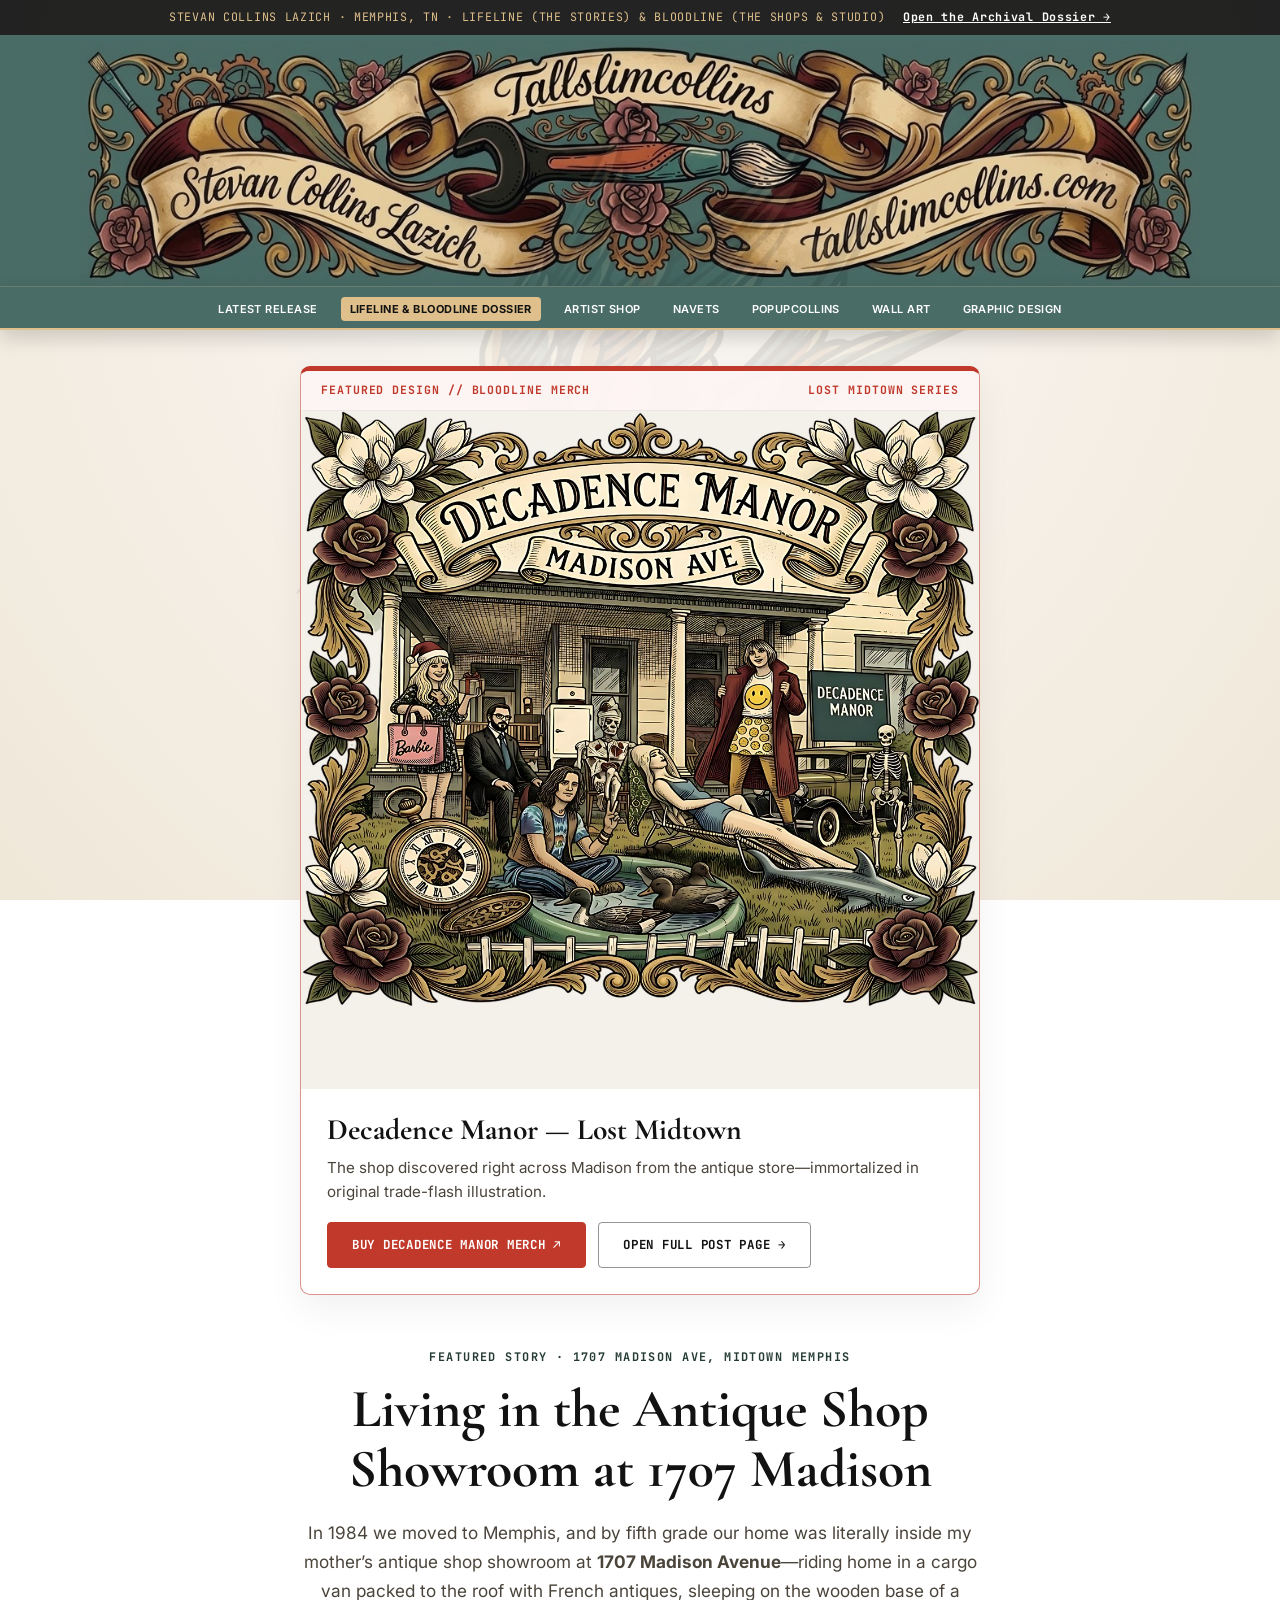
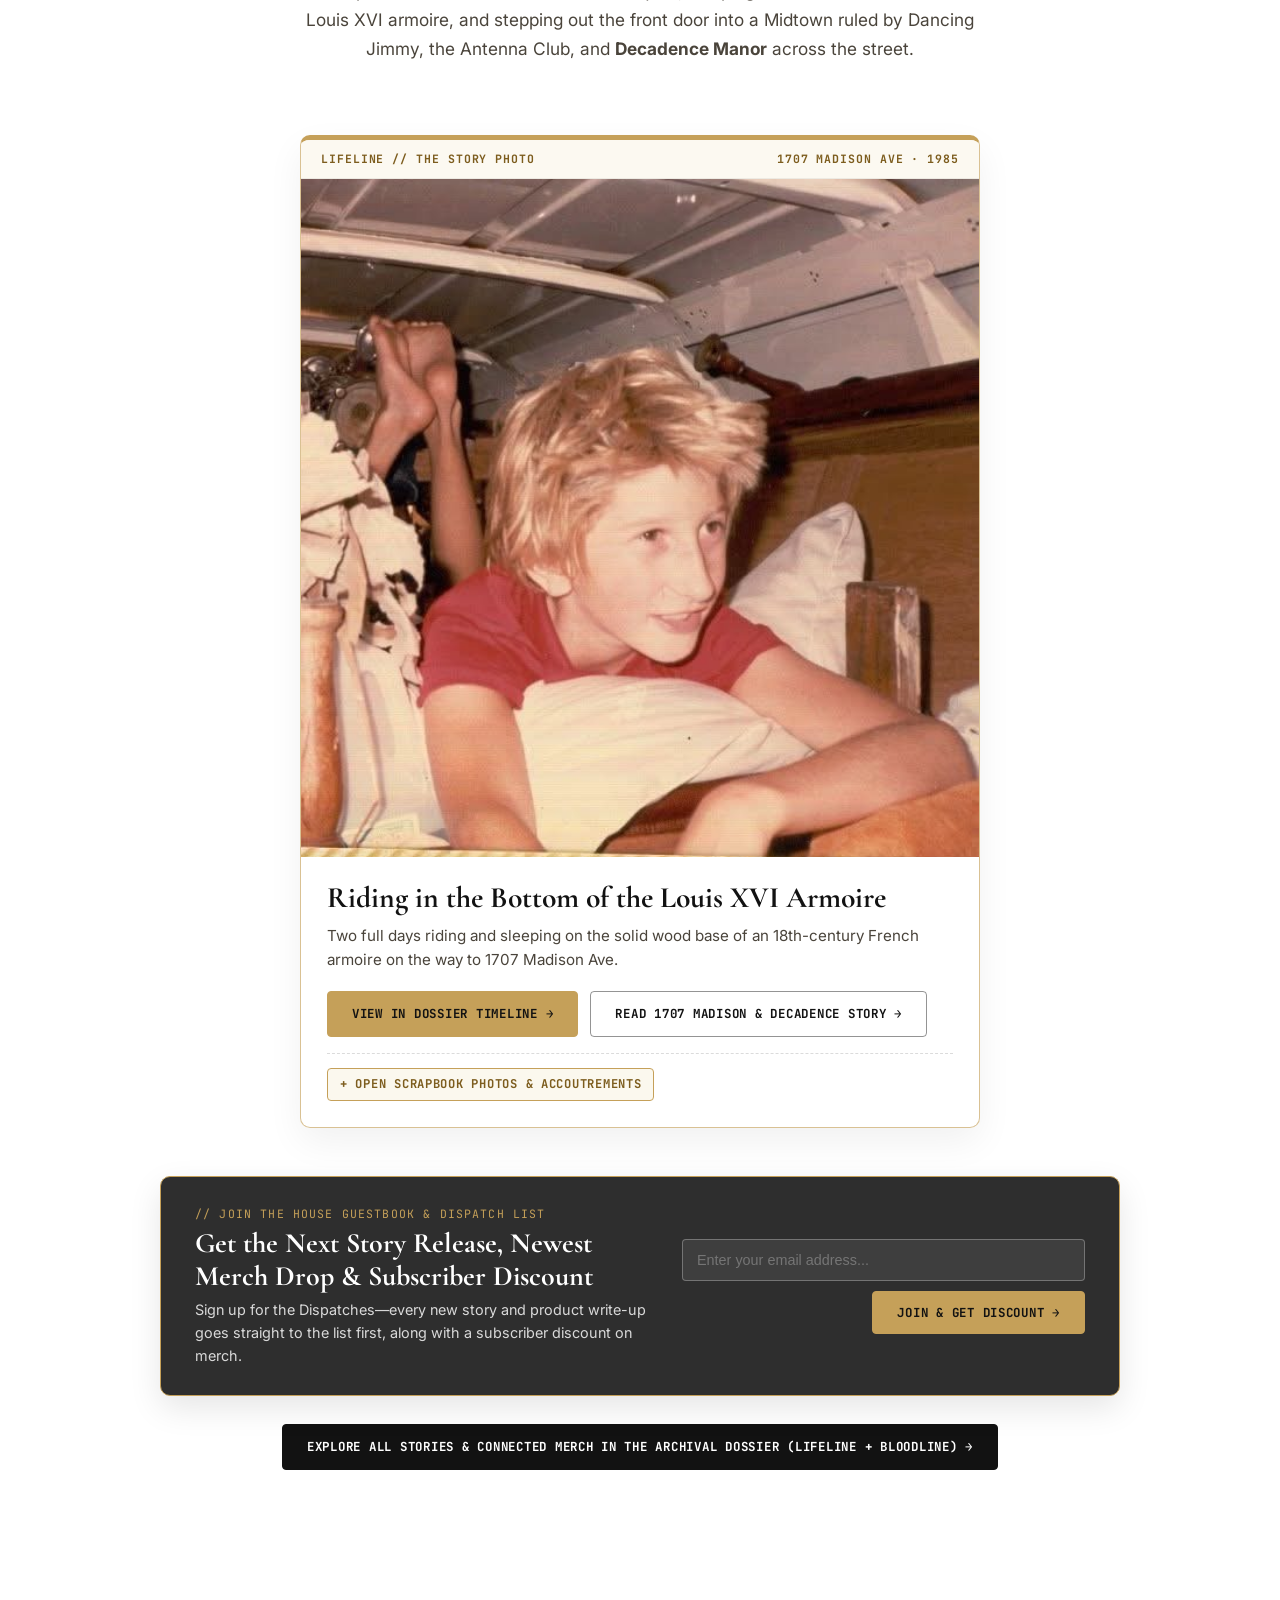
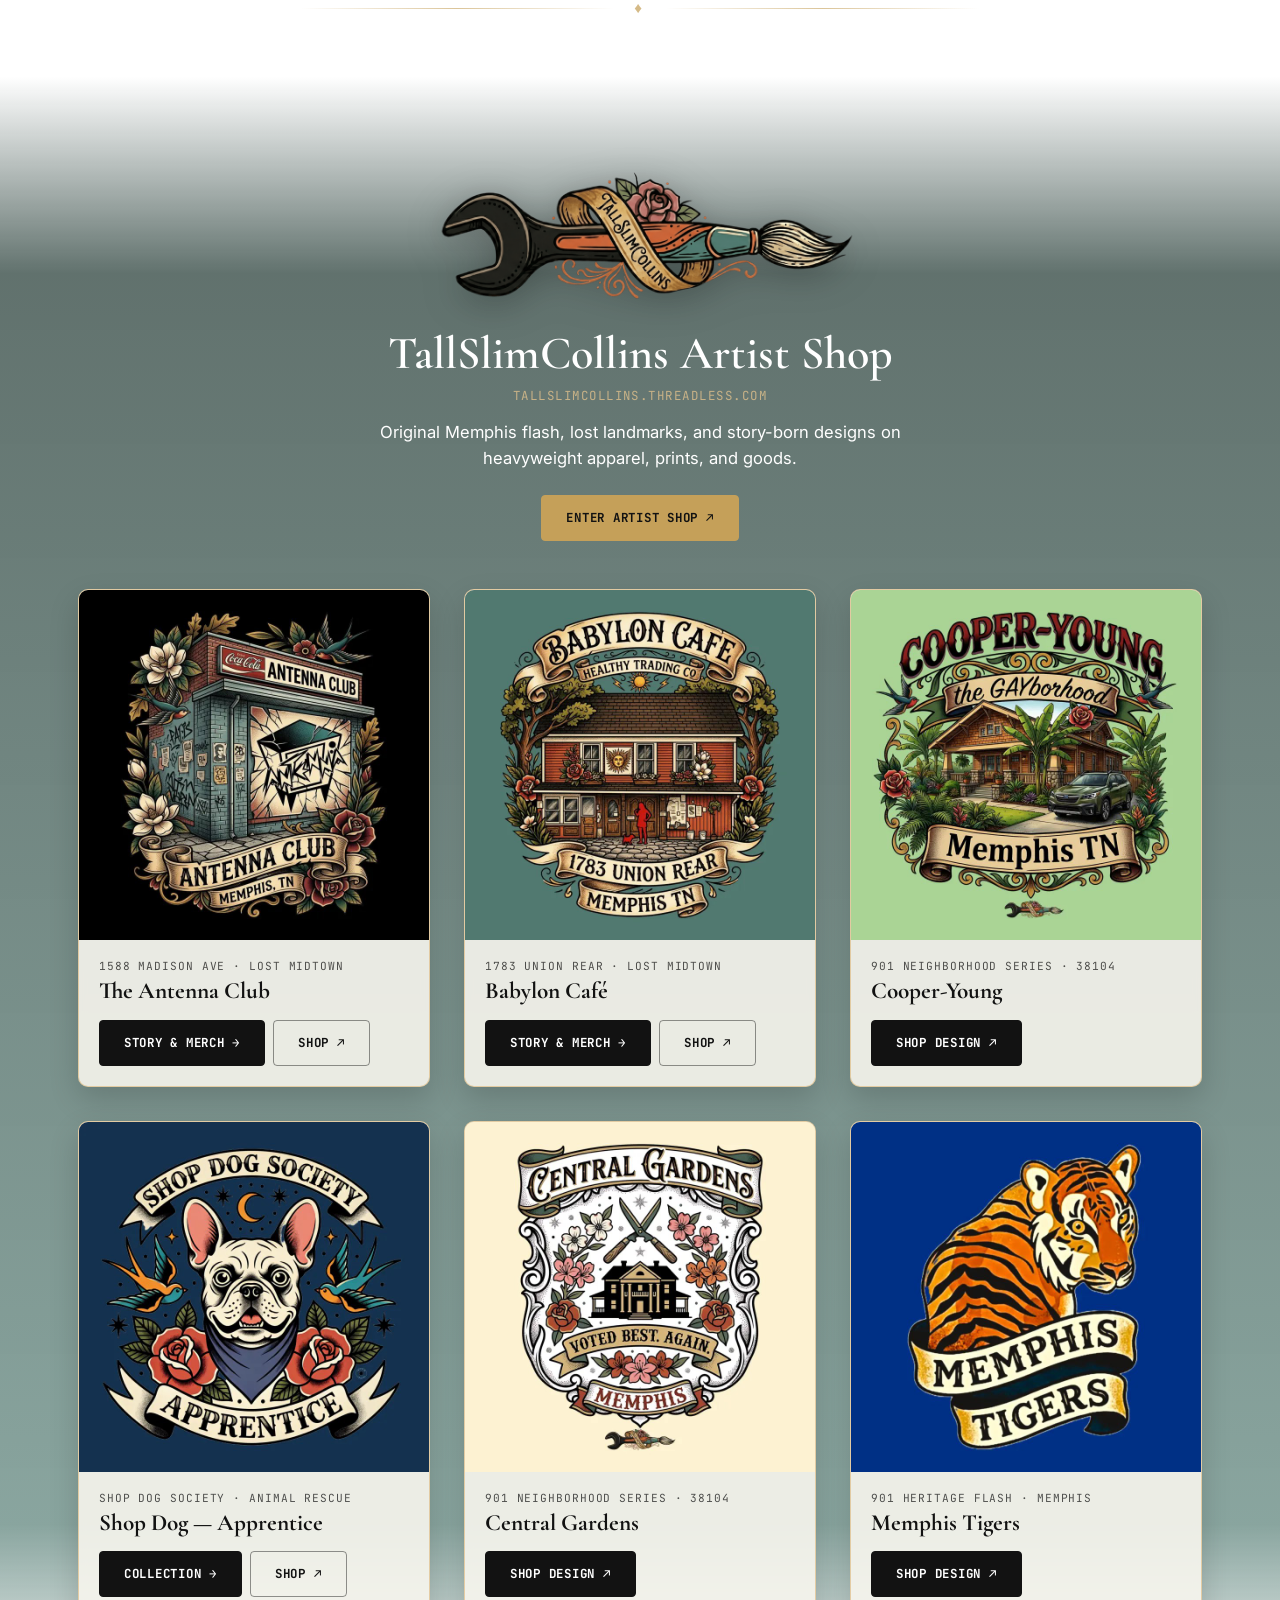
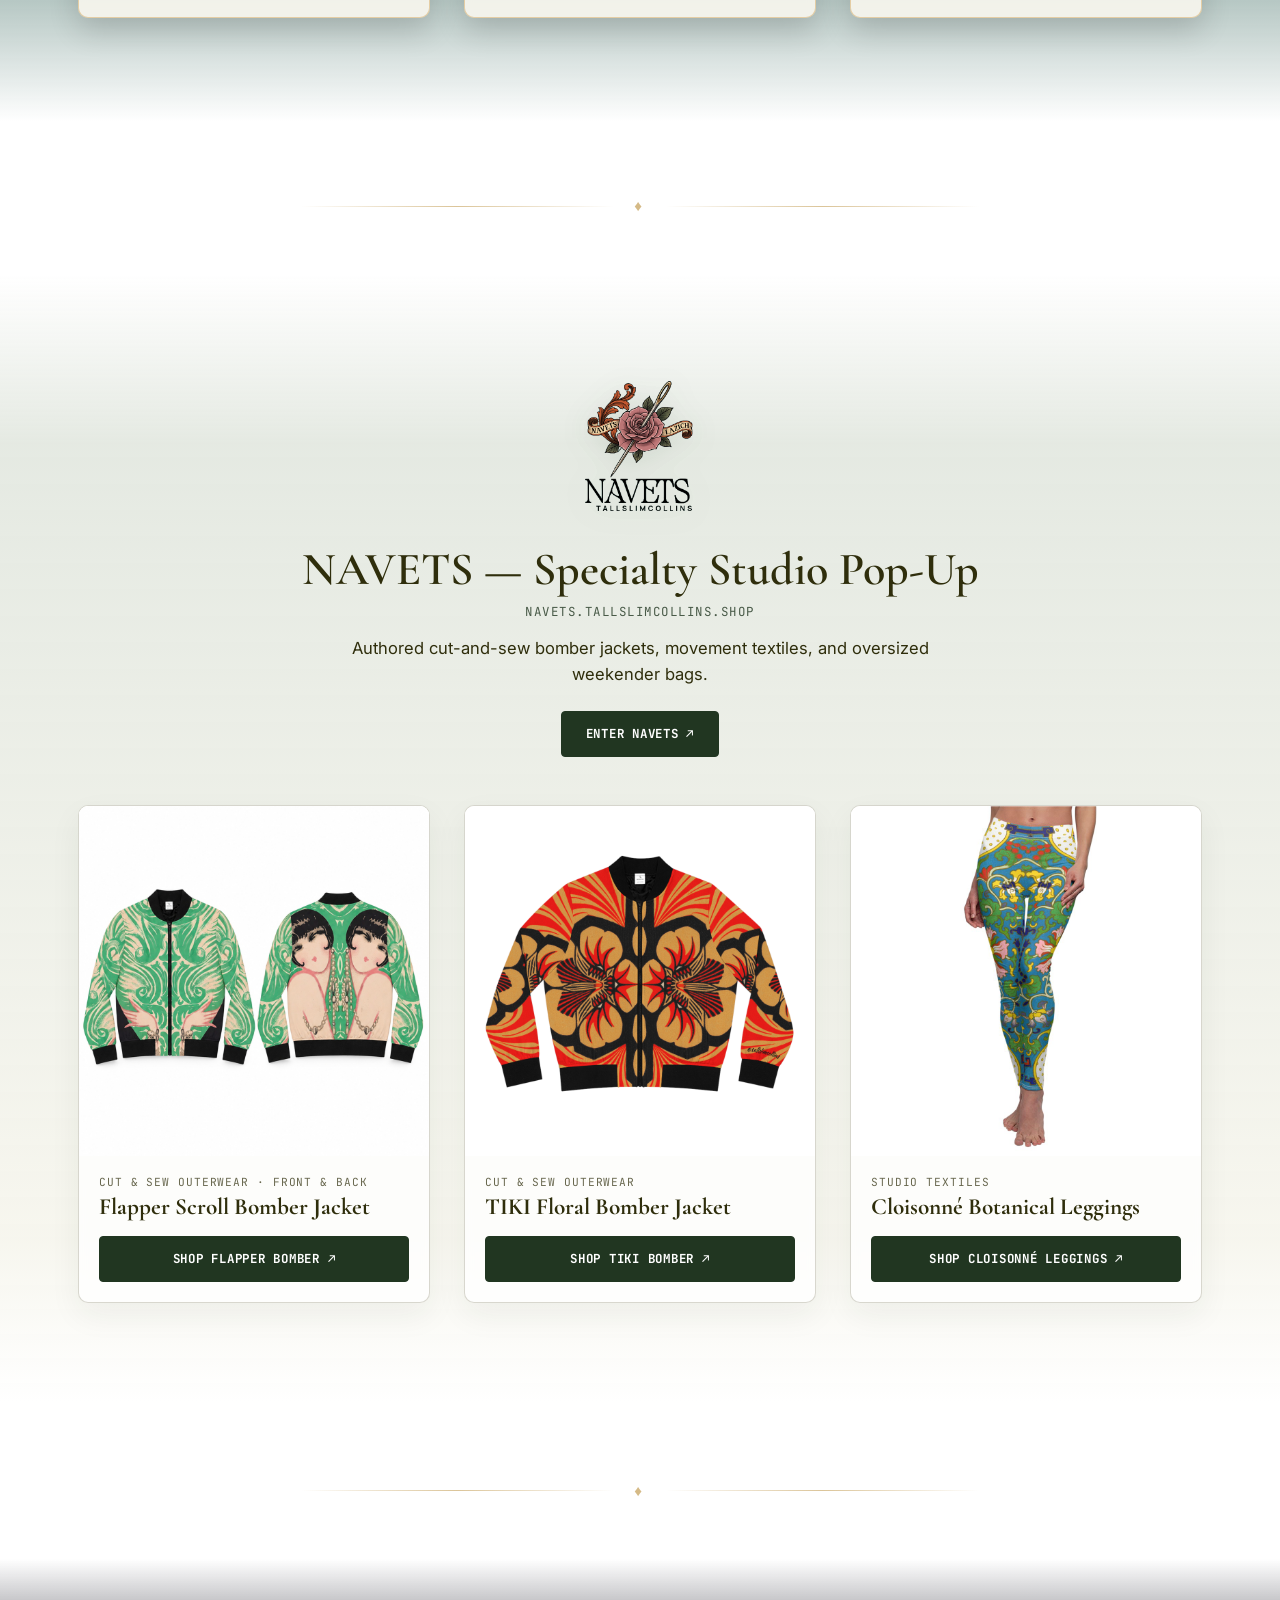
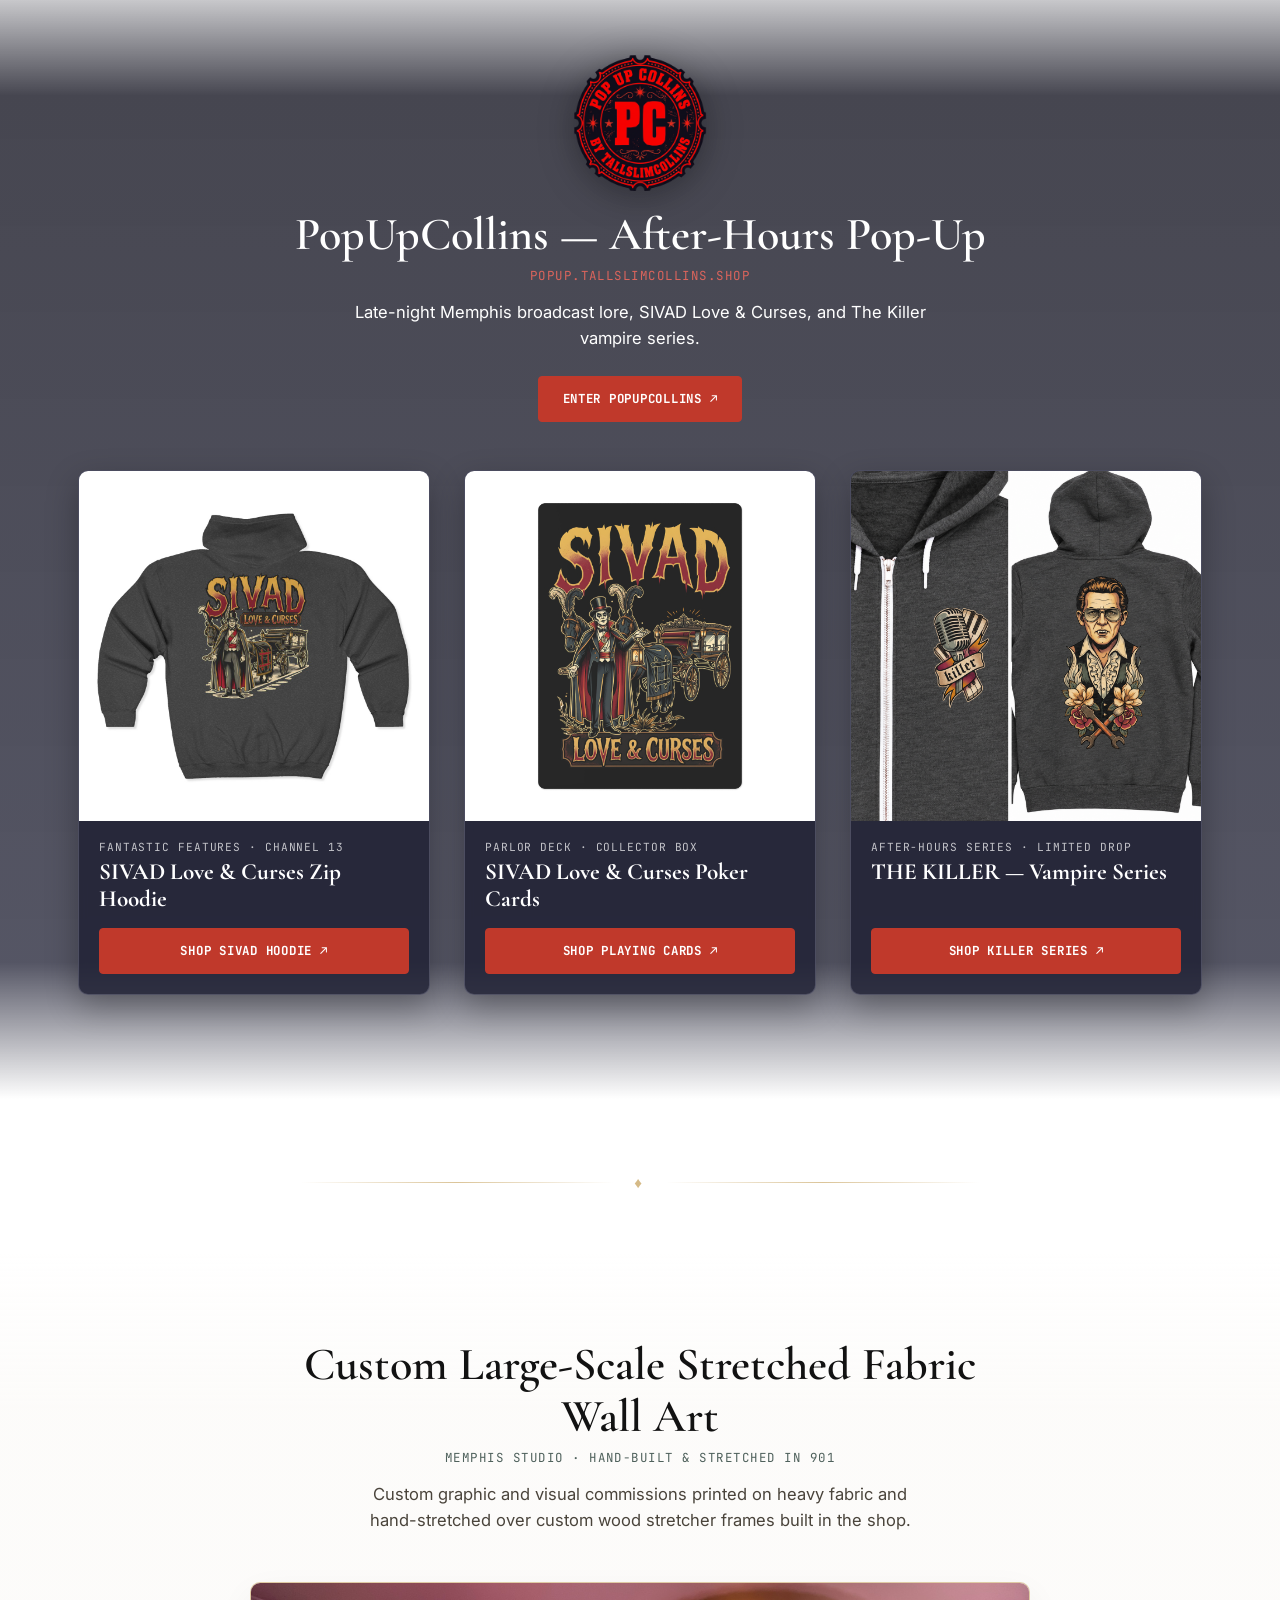
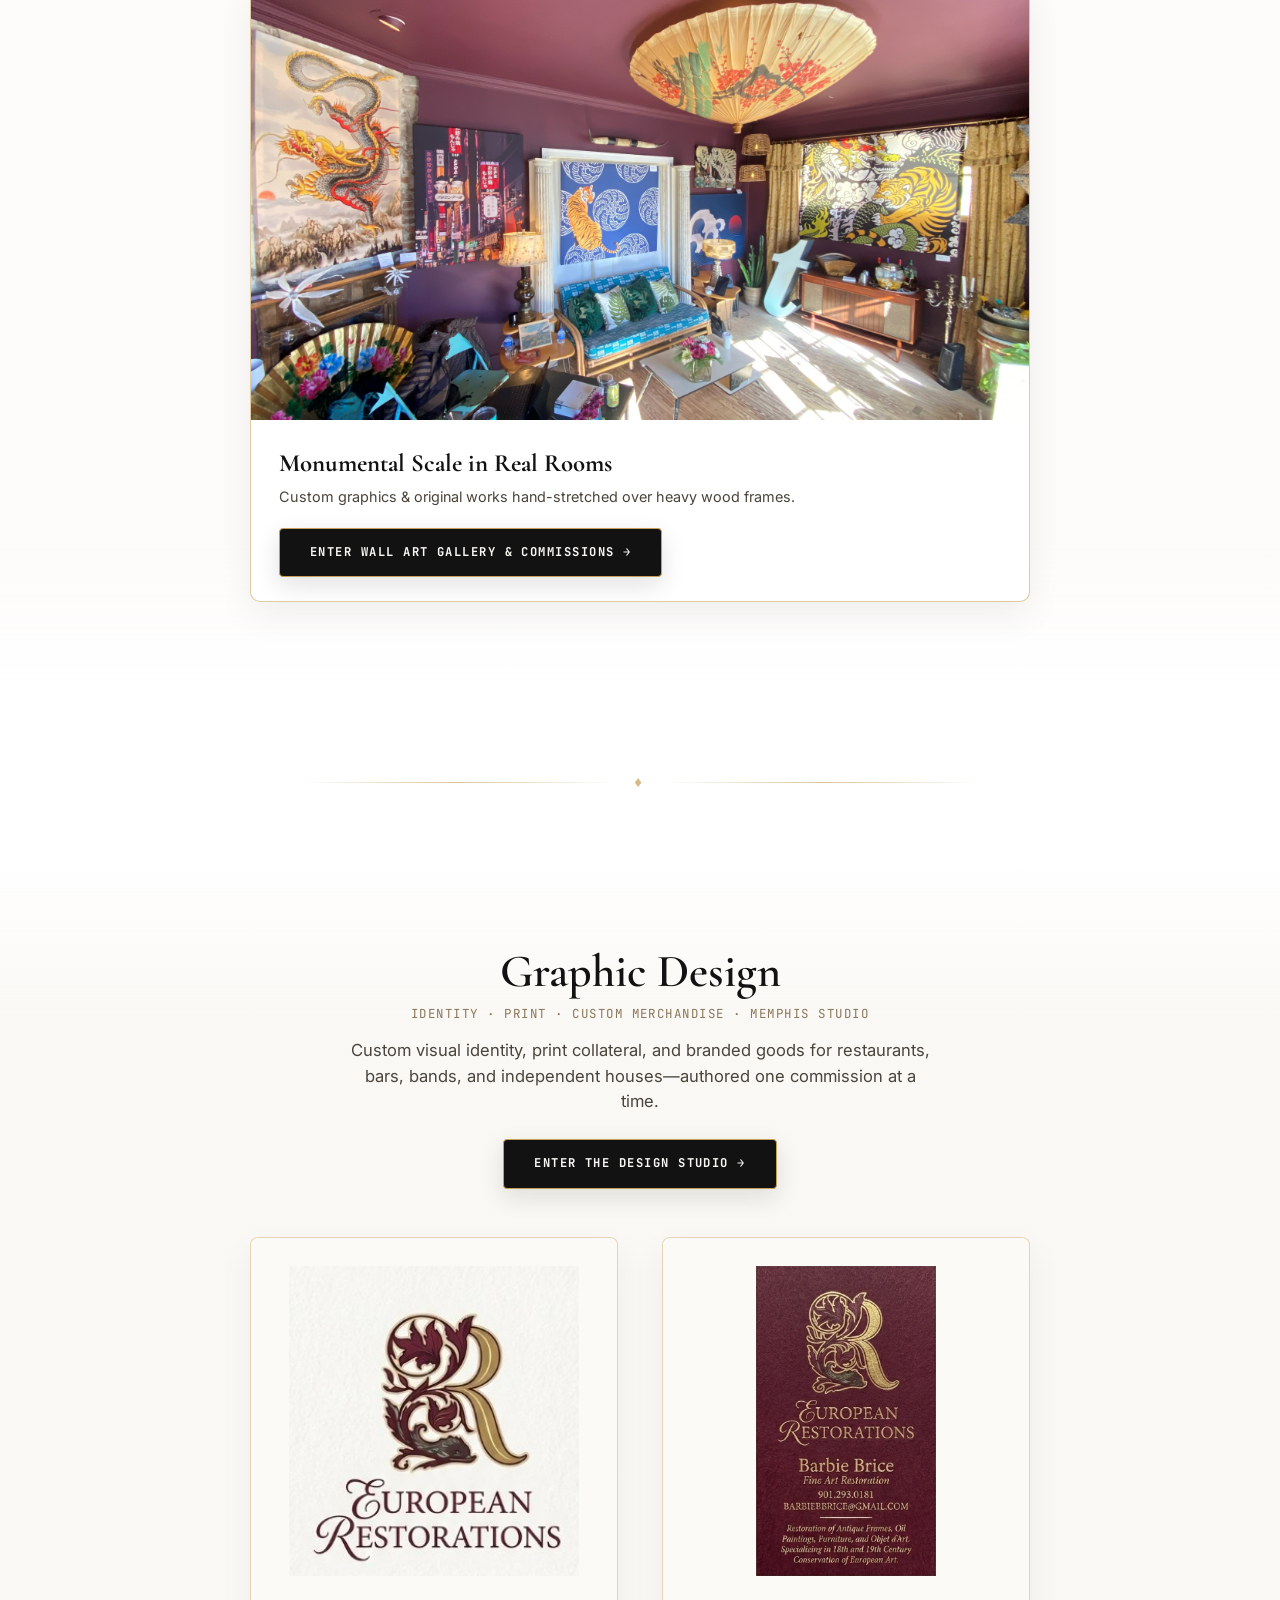
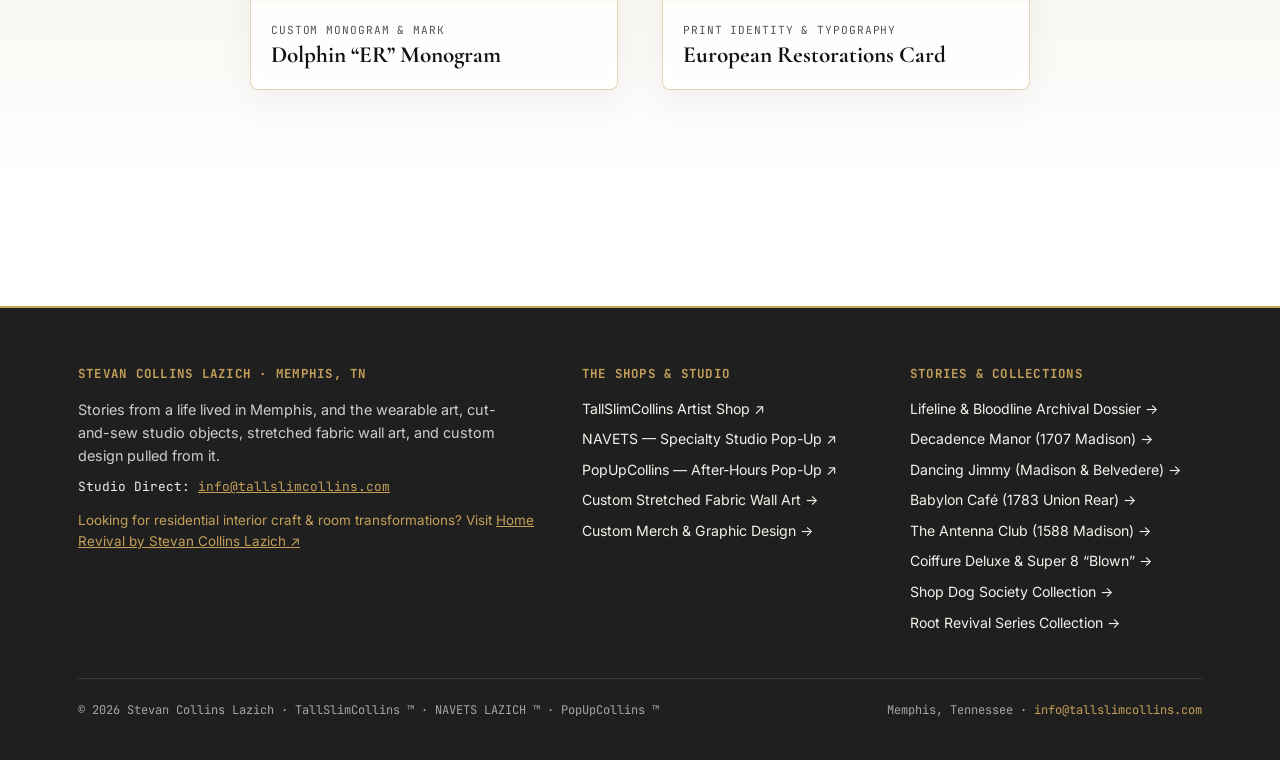
<file: index.html>
﻿<!DOCTYPE html>
<html lang="en">
<head>
  <meta charset="UTF-8">
  <meta name="viewport" content="width=device-width, initial-scale=1.0">
  <title>TallSlimCollins — Stevan Collins Lazich | Memphis, TN</title>
  <meta name="description" content="The visual world, stories (Lifeline), and studio shops & commissions (Bloodline) of Stevan Collins Lazich in Memphis, TN: wearable art, NAVETS cut-and-sew, PopUpCollins, stretched fabric wall art, and custom graphic design.">
  <link rel="canonical" href="https://tallslimcollins.com/">
  <link rel="icon" type="image/png" sizes="192x192" href="assets/logos/favicon-192.png">
  <link rel="apple-touch-icon" href="assets/logos/favicon-192.png">
  <meta property="og:type" content="website">
  <meta property="og:site_name" content="TallSlimCollins">
  <meta property="og:url" content="https://tallslimcollins.com/">
  <meta property="og:title" content="TallSlimCollins — Stevan Collins Lazich | Memphis, TN">
  <meta property="og:description" content="Stories from a life lived in Memphis, and the wearable art, cut-and-sew studio objects, stretched fabric wall art, and custom graphic design pulled from it.">
  <meta property="og:image" content="https://tallslimcollins.com/assets/logos/tallslimcollins-share-card-2026.jpg?v=7">
  <meta property="og:image:width" content="1200">
  <meta property="og:image:height" content="630">
  <meta property="og:image:alt" content="TallSlimCollins — Stevan Collins Lazich Official Wrench & Brush Crest">
  <meta name="twitter:card" content="summary_large_image">
  <meta name="twitter:title" content="TallSlimCollins — Stevan Collins Lazich | Memphis, TN">
  <meta name="twitter:description" content="Stories from a life lived in Memphis, and the wearable art, cut-and-sew studio objects, stretched fabric wall art, and custom graphic design pulled from it.">
  <meta name="twitter:image" content="https://tallslimcollins.com/assets/logos/tallslimcollins-share-card-2026.jpg?v=7">
  <script type="application/ld+json">
  {
    "@context": "https://schema.org",
    "@graph": [
      {
        "@type": ["Person", "VisualArtist"],
        "@id": "https://tallslimcollins.com/#stevan",
        "name": "Stevan Collins Lazich",
        "alternateName": "TallSlimCollins",
        "url": "https://tallslimcollins.com/",
        "image": "https://tallslimcollins.com/assets/logos/tsc-circle-wrench-brush-header.png",
        "email": "mailto:info@tallslimcollins.com",
        "jobTitle": "Artist, Designer & Creative Studio Founder",
        "address": {
          "@type": "PostalAddress",
          "addressLocality": "Memphis",
          "addressRegion": "TN",
          "addressCountry": "US"
        },
        "sameAs": [
          "https://tallslimcollins.threadless.com",
          "https://navets.tallslimcollins.shop",
          "https://popup.tallslimcollins.shop",
          "https://stevancollinslazich.com",
          "https://www.instagram.com/tallslimcollins/",
          "https://www.instagram.com/tallslimcollinsdesign/",
          "https://www.facebook.com/tallslimcollins",
          "https://www.pinterest.com/tallslimcollins/"
        ]
      },
      {
        "@type": "ProfessionalService",
        "@id": "https://tallslimcollins.com/#studio",
        "name": "TallSlimCollins Design & Studio",
        "founder": { "@id": "https://tallslimcollins.com/#stevan" },
        "url": "https://tallslimcollins.com/",
        "logo": "https://tallslimcollins.com/assets/logos/tsc-circle-wrench-brush-header.png",
        "image": "https://tallslimcollins.com/assets/logos/tallslimcollins-share-card-2026.jpg?v=7",
        "email": "info@tallslimcollins.com",
        "description": "Original Memphis wearable flash art, NAVETS cut-and-sew textiles, PopUpCollins after-hours drops, custom large-scale stretched fabric wall art, and custom graphic design & merchandise.",
        "address": {
          "@type": "PostalAddress",
          "addressLocality": "Memphis",
          "addressRegion": "TN",
          "addressCountry": "US"
        },
        "areaServed": "Memphis, TN and Worldwide"
      }
    ]
  }
  </script>
  <link rel="preconnect" href="https://fonts.googleapis.com">
  <link rel="preconnect" href="https://fonts.gstatic.com" crossorigin>
  <link href="https://fonts.googleapis.com/css2?family=Cormorant+Garamond:ital,wght@0,500;0,600;0,700;1,400;1,600&family=Inter:wght@400;500;600;700&family=JetBrains+Mono:wght@500;700&display=swap" rel="stylesheet">
  <style>
    :root {
      /* Main Site & Dossier Ground */
      --paper-bg: #F4F1EA;
      --ink-dark: #121212;
      --text-muted: #4A443B;
      --line-gold: #C5A059;
      --line-crimson: #C0392B;

      /* Threadless Artist Shop Palette */
      --c1-sage: #517A71;
      --c1-sage-deep: #243B35;
      --c1-gold: #DFC08C;
      --c1-clay: #E5CDC9;
      --c1-rust: #C3744C;

      /* NAVETS LAZICH Live Storefront Palette */
      --c2-celadon: #CDD6C8;
      --c2-linen: #F2F1E5;
      --c2-forest: #213621;
      --c2-stone: #A8A794;
      --c2-bark: #2F2E0C;

      /* PopUpCollins Live Storefront Palette */
      --c3-midnight: #12121F;
      --c3-navy: #000080;
      --c3-slate: #444559;
      --c3-crimson: #C0392B;
      --c3-ice: #E2E1F3;

      --font-display: 'Cormorant Garamond', Georgia, serif;
      --font-sans: 'Inter', -apple-system, BlinkMacSystemFont, sans-serif;
      --font-mono: 'JetBrains Mono', monospace;
    }

    * {
      box-sizing: border-box;
      margin: 0;
      padding: 0;
    }

    html {
      scroll-behavior: smooth;
    }

    body {
      background-color: #FAF8F5;
      background: radial-gradient(ellipse at 50% 18%, #FAF8F5 0%, #F5EFE6 55%, #EFE7D8 100%);
      background-attachment: fixed;
      color: var(--ink-dark);
      font-family: var(--font-sans);
      line-height: 1.6;
      overflow-x: hidden;
      position: relative;
    }

    /* Ghost Swallow Watermark Behind Entire Page */
    body::before {
      content: "";
      position: fixed;
      top: 52%;
      left: 50%;
      transform: translate(-50%, -50%);
      width: 820px;
      height: 820px;
      background: url('assets/logos/ghost-swallow-wrench-brush.png') no-repeat center center;
      background-size: contain;
      opacity: 0.085;
      pointer-events: none;
      z-index: 0;
    }

    main, header, footer, .top-bar {
      position: relative;
      z-index: 1;
    }

    a {
      color: inherit;
      text-decoration: none;
      transition: all 0.22s ease;
    }

    img {
      max-width: 100%;
      display: block;
    }

    .container {
      max-width: 1180px;
      margin: 0 auto;
      padding: 0 28px;
    }

    /* Top Bar */
    .top-bar {
      background: rgba(18, 18, 18, 0.92);
      color: var(--c1-gold);
      font-family: var(--font-mono);
      font-size: 0.73rem;
      text-align: center;
      padding: 8px 16px;
      letter-spacing: 0.06em;
    }

    .top-bar a {
      color: #FFFFFF;
      text-decoration: underline;
      margin-left: 10px;
      font-weight: 700;
    }

    /* Unified Scrollwork Banner Header + Single-Line Bottom Menu Strip */
    .site-masthead {
      background: #496C66;
      padding: 6px 16px 0;
      text-align: center;
    }

    .header-scroll-banner {
      display: block;
      max-width: 1120px;
      margin: 0 auto;
    }

    .header-scroll-banner img {
      width: 100%;
      height: auto;
      display: block;
      margin: 0 auto;
    }

    header.header-nav-strip {
      position: sticky;
      top: 0;
      z-index: 100;
      background: #496C66;
      border-top: 1px solid rgba(223, 192, 140, 0.22);
      border-bottom: 2.5px solid var(--c1-gold);
      box-shadow: 0 8px 20px rgba(0, 0, 0, 0.16);
    }

    .nav-inner {
      display: flex;
      justify-content: center;
      align-items: center;
      padding: 8px 0;
    }

    .nav-links {
      display: flex;
      justify-content: center;
      align-items: center;
      gap: clamp(6px, 1.1vw, 15px);
      list-style: none;
      flex-wrap: nowrap;
      white-space: nowrap;
    }

    .nav-links a {
      color: #FFFFFF;
      font-size: clamp(0.66rem, 0.86vw, 0.78rem);
      font-weight: 600;
      letter-spacing: 0.04em;
      text-transform: uppercase;
      padding: 5px 9px;
      border-radius: 4px;
      white-space: nowrap;
    }

    .nav-links a:hover {
      background: rgba(255, 255, 255, 0.14);
      color: var(--c1-gold);
    }

    .nav-links a.nav-dossier-pill {
      background: var(--c1-gold);
      color: #121212;
      font-weight: 700;
    }

    /* Buttons */
    .btn {
      display: inline-flex;
      align-items: center;
      justify-content: center;
      gap: 8px;
      padding: 12px 24px;
      font-family: var(--font-mono);
      font-size: 0.78rem;
      font-weight: 700;
      letter-spacing: 0.06em;
      text-transform: uppercase;
      border-radius: 4px;
      cursor: pointer;
      border: 1.5px solid transparent;
      transition: all 0.22s ease;
    }

    .btn-dark {
      background: #121212;
      color: #FFFFFF;
      border-color: #121212;
    }

    .btn-dark:hover {
      background: #2C2C2C;
      transform: translateY(-1px);
    }

    .btn-gold {
      background: var(--line-gold);
      color: #121212;
      border-color: var(--line-gold);
    }

    .btn-gold:hover {
      background: #d4b16a;
      transform: translateY(-1px);
    }

    .btn-crimson {
      background: var(--line-crimson);
      color: #FFFFFF;
      border-color: var(--line-crimson);
    }

    .btn-crimson:hover {
      background: #a32f23;
      transform: translateY(-1px);
    }

    .btn-outline-dark {
      background: transparent;
      color: #121212;
      border-color: rgba(18, 18, 18, 0.45);
    }

    .btn-outline-dark:hover {
      background: #121212;
      color: #FFFFFF;
    }

    /* ===================================================================
       TOP MARQUEE SCROLLWORK BANNER + HERO (FEATURED DESIGN -> FEATURED STORY)
       =================================================================== */
    .studio-marquee-banner {
      background: #4b6a65;
      border-bottom: 2.5px solid var(--c1-gold);
      box-shadow: 0 10px 30px rgba(0, 0, 0, 0.14);
      padding: 14px 20px 10px;
    }

    .studio-marquee-banner img {
      width: 100%;
      max-width: 1040px;
      height: auto;
      margin: 0 auto;
      display: block;
      filter: drop-shadow(0 6px 18px rgba(0, 0, 0, 0.28));
    }

    .hero-section {
      padding: 36px 0 84px;
    }

    .hero-intro {
      max-width: 820px;
      margin: 8px auto 32px;
      text-align: center;
    }

    .hero-kicker {
      display: inline-block;
      font-family: var(--font-mono);
      font-size: 0.74rem;
      font-weight: 700;
      letter-spacing: 0.12em;
      text-transform: uppercase;
      color: var(--c1-sage-deep);
      margin-bottom: 12px;
    }

    .hero-intro h1 {
      font-family: var(--font-display);
      font-size: clamp(2.4rem, 4.2vw, 3.6rem);
      font-weight: 700;
      line-height: 1.12;
      color: #121212;
      margin-bottom: 18px;
    }

    .hero-intro p {
      font-size: 1.08rem;
      color: var(--text-muted);
      line-height: 1.68;
      max-width: 720px;
      margin: 0 auto;
    }

    /* Stacked Hero Flow: 1. Featured Design (Decadence Manor) -> 2. Featured Story + Blonde Cargo Van Photo */
    .hero-pair-grid {
      display: flex;
      flex-direction: column;
      gap: 40px;
      max-width: 680px;
      margin: 0 auto 48px;
    }

    .hero-feature-card {
      background: rgba(255, 255, 255, 0.84);
      backdrop-filter: blur(4px);
      border-radius: 10px;
      overflow: hidden;
      box-shadow: 0 14px 36px rgba(0, 0, 0, 0.06);
      transition: transform 0.25s ease, box-shadow 0.25s ease;
    }

    .hero-feature-card:hover {
      transform: translateY(-3px);
      box-shadow: 0 18px 42px rgba(0, 0, 0, 0.10);
    }

    .card-story-gold {
      border: 1.5px solid rgba(197, 160, 89, 0.65);
      border-top: 5px solid var(--line-gold);
    }

    .card-merch-crimson {
      border: 1.5px solid rgba(192, 57, 43, 0.55);
      border-top: 5px solid var(--line-crimson);
    }

    .hero-card-tagbar {
      display: flex;
      justify-content: space-between;
      align-items: center;
      padding: 10px 20px;
      font-family: var(--font-mono);
      font-size: 0.72rem;
      font-weight: 700;
      letter-spacing: 0.08em;
      text-transform: uppercase;
      border-bottom: 1px solid rgba(0,0,0,0.06);
    }

    .card-story-gold .hero-card-tagbar {
      background: rgba(251, 247, 236, 0.75);
      color: #7D5D1E;
    }

    .card-merch-crimson .hero-card-tagbar {
      background: rgba(253, 242, 240, 0.75);
      color: var(--line-crimson);
    }

    .hero-card-img-wrap {
      width: 100%;
      aspect-ratio: 1 / 1;
      overflow: hidden;
    }

    .hero-card-img-wrap img {
      width: 100%;
      height: 100%;
      object-fit: cover;
      transition: transform 0.35s ease;
    }

    .hero-feature-card:hover .hero-card-img-wrap img {
      transform: scale(1.02);
    }

    .hero-card-body {
      padding: 24px 26px 26px;
    }

    .hero-card-body h2 {
      font-family: var(--font-display);
      font-size: 1.85rem;
      line-height: 1.18;
      margin-bottom: 8px;
      color: #121212;
    }

    .hero-card-sub {
      font-size: 0.95rem;
      color: var(--text-muted);
      margin-bottom: 18px;
    }

    .hero-card-actions {
      display: flex;
      flex-wrap: wrap;
      gap: 12px;
      align-items: center;
    }

    /* Inward Scrapbook Drawer */
    details.scrapbook-drawer {
      margin-top: 16px;
      border-top: 1px dashed rgba(0,0,0,0.14);
      padding-top: 14px;
    }

    details.scrapbook-drawer summary {
      font-family: var(--font-mono);
      font-size: 0.76rem;
      font-weight: 700;
      text-transform: uppercase;
      letter-spacing: 0.06em;
      color: #7D5D1E;
      cursor: pointer;
      list-style: none;
      display: inline-flex;
      align-items: center;
      gap: 6px;
      padding: 6px 12px;
      background: rgba(251, 247, 236, 0.85);
      border: 1px solid var(--line-gold);
      border-radius: 4px;
    }

    details.scrapbook-drawer summary::-webkit-details-marker {
      display: none;
    }

    .scrapbook-drawer-content {
      margin-top: 14px;
      padding: 16px;
      background: rgba(250, 247, 240, 0.9);
      border-radius: 6px;
      border: 1px solid #E5DEC9;
      font-size: 0.92rem;
      color: #2B2620;
    }

    .scrapbook-mini-photos {
      display: grid;
      grid-template-columns: 1fr 1fr;
      gap: 12px;
      margin-top: 12px;
    }

    .scrapbook-mini-photos img {
      width: 100%;
      height: 140px;
      object-fit: cover;
      border-radius: 4px;
    }

    /* Mailing List / Dispatch CTA Bar */
    .dispatch-cta-bar {
      max-width: 960px;
      margin: 0 auto;
      background: rgba(18, 18, 18, 0.88);
      backdrop-filter: blur(6px);
      color: #FFFFFF;
      border: 1.5px solid var(--line-gold);
      border-radius: 10px;
      padding: 28px 34px;
      display: flex;
      justify-content: space-between;
      align-items: center;
      gap: 24px;
      flex-wrap: wrap;
      box-shadow: 0 12px 32px rgba(0,0,0,0.10);
    }

    .dispatch-cta-copy {
      flex: 1 1 400px;
    }

    .dispatch-cta-copy .cta-eyebrow {
      font-family: var(--font-mono);
      font-size: 0.72rem;
      color: var(--line-gold);
      text-transform: uppercase;
      letter-spacing: 0.1em;
      margin-bottom: 4px;
      display: block;
    }

    .dispatch-cta-copy h3 {
      font-family: var(--font-display);
      font-size: 1.75rem;
      color: #FFFFFF;
      line-height: 1.15;
      margin-bottom: 6px;
    }

    .dispatch-cta-copy p {
      font-size: 0.9rem;
      color: rgba(255,255,255,0.82);
    }

    .dispatch-cta-form {
      display: flex;
      gap: 10px;
      flex-wrap: wrap;
      align-items: center;
      flex: 1 1 340px;
      justify-content: flex-end;
    }

    .dispatch-cta-form input[type="email"] {
      flex: 1 1 200px;
      padding: 12px 14px;
      border-radius: 4px;
      border: 1px solid rgba(255,255,255,0.28);
      background: rgba(255,255,255,0.08);
      color: #FFFFFF;
      font-size: 0.9rem;
    }

    .dossier-jump-strip {
      margin-top: 28px;
      text-align: center;
    }

    /* ===================================================================
       SHARED OPEN COUNTER HEADER & 3-COLUMN GRID (BREATHING ROOM)
       =================================================================== */
    .counter-header-open {
      text-align: center;
      max-width: 760px;
      margin: 0 auto 48px;
    }

    .counter-logo-large {
      margin: 0 auto 18px;
      object-fit: contain;
    }

    .counter-header-open h2 {
      font-family: var(--font-display);
      font-size: clamp(2.2rem, 3.6vw, 3.1rem);
      font-weight: 600;
      line-height: 1.12;
      margin-bottom: 6px;
    }

    .counter-web-address {
      font-family: var(--font-mono);
      font-size: 0.78rem;
      letter-spacing: 0.12em;
      text-transform: uppercase;
      opacity: 0.8;
      display: block;
      margin-bottom: 14px;
    }

    .counter-desc-short {
      font-size: 1.04rem;
      max-width: 580px;
      margin: 0 auto 24px;
      line-height: 1.55;
    }

    .grid-3col {
      display: grid;
      grid-template-columns: repeat(3, 1fr);
      gap: 34px;
    }

    @media (max-width: 960px) {
      .grid-3col {
        grid-template-columns: repeat(2, 1fr);
      }
    }

    @media (max-width: 620px) {
      .grid-3col {
        grid-template-columns: 1fr;
      }
    }

    .visual-card {
      background: rgba(255, 255, 255, 0.80);
      backdrop-filter: blur(4px);
      border-radius: 10px;
      overflow: hidden;
      display: flex;
      flex-direction: column;
      transition: transform 0.25s ease, box-shadow 0.25s ease;
    }

    .visual-card:hover {
      transform: translateY(-4px);
    }

    .visual-card-img {
      width: 100%;
      aspect-ratio: 1 / 1;
      overflow: hidden;
      position: relative;
    }

    .visual-card-img img {
      width: 100%;
      height: 100%;
      object-fit: cover;
      transition: transform 0.35s ease;
    }

    .visual-card:hover .visual-card-img img {
      transform: scale(1.03);
    }

    .visual-card-body {
      padding: 18px 20px 20px;
      display: flex;
      flex-direction: column;
      justify-content: space-between;
      flex-grow: 1;
      gap: 14px;
    }

    .visual-card-title {
      font-family: var(--font-display);
      font-size: 1.45rem;
      font-weight: 700;
      line-height: 1.18;
    }

    .visual-card-meta {
      font-family: var(--font-mono);
      font-size: 0.70rem;
      text-transform: uppercase;
      letter-spacing: 0.08em;
      opacity: 0.72;
      margin-bottom: 2px;
    }

    .visual-card-actions {
      display: flex;
      gap: 8px;
      flex-wrap: wrap;
    }

    /* ===================================================================
       ARCHITECTURAL SECTION DIVIDER (THIN LINE & MARK + BREATHING ROOM)
       =================================================================== */
    .section-divider {
      max-width: 680px;
      margin: 42px auto;
      display: flex;
      align-items: center;
      justify-content: center;
      gap: 20px;
      opacity: 0.72;
    }

    .section-divider::before,
    .section-divider::after {
      content: "";
      flex: 1;
      height: 1px;
      background: linear-gradient(90deg, transparent, rgba(197, 160, 89, 0.85), transparent);
    }

    .section-divider .divider-mark {
      font-family: var(--font-display);
      font-size: 0.95rem;
      color: var(--line-gold);
      letter-spacing: 0.25em;
    }

    /* ===================================================================
       COUNTER #1: TALLSLIMCOLLINS ARTIST SHOP (SEMI-TRANSPARENT DEEP SAGE FADE)
       =================================================================== */
    .counter-1-section {
      margin: 56px 0 72px;
      padding: 96px 0 104px;
      background: linear-gradient(
        180deg,
        rgba(81, 122, 113, 0.0) 0%,
        rgba(36, 59, 53, 0.72) 12%,
        rgba(81, 122, 113, 0.68) 88%,
        rgba(81, 122, 113, 0.0) 100%
      );
      color: #FFFFFF;
    }

    .counter-1-section .counter-logo-large {
      height: 138px;
      filter: drop-shadow(0 6px 18px rgba(0, 0, 0, 0.28));
    }

    .counter-1-section .counter-web-address {
      color: var(--c1-gold);
    }

    .counter-1-section .visual-card {
      background: rgba(250, 247, 240, 0.88);
      color: #121212;
      border: 1.5px solid rgba(223, 192, 140, 0.75);
      box-shadow: 0 12px 30px rgba(0, 0, 0, 0.16);
    }

    /* ===================================================================
       COUNTER #2: NAVETS — HIGH-END, SOFT, LUMINOUS CELADON & LINEN FADE
       =================================================================== */
    .counter-2-section {
      margin: 56px 0 72px;
      padding: 96px 0 104px;
      background: linear-gradient(
        180deg,
        rgba(205, 214, 200, 0.0) 0%,
        rgba(205, 214, 200, 0.52) 15%,
        rgba(242, 241, 229, 0.64) 85%,
        rgba(242, 241, 229, 0.0) 100%
      );
      color: var(--c2-bark);
    }

    .counter-2-section .counter-logo-large {
      height: 156px;
      filter: drop-shadow(0 4px 14px rgba(33, 54, 33, 0.10));
    }

    .counter-2-section .counter-web-address {
      color: var(--c2-forest);
    }

    .counter-2-section .visual-card {
      background: rgba(255, 255, 255, 0.78);
      color: var(--c2-bark);
      border: 1px solid rgba(168, 167, 148, 0.45);
      box-shadow: 0 12px 32px rgba(33, 54, 33, 0.06);
    }

    .counter-2-section .visual-card-img {
      background: rgba(255, 255, 255, 0.92);
    }

    .btn-navets {
      background: var(--c2-forest);
      color: #FFFFFF;
      border-color: var(--c2-forest);
    }

    .btn-navets:hover {
      background: #142214;
      color: #FFFFFF;
      transform: translateY(-1px);
    }

    /* ===================================================================
       COUNTER #3: POPUPCOLLINS — SMOKY SEMI-TRANSPARENT MIDNIGHT FADE
       =================================================================== */
    .counter-3-section {
      margin: 56px 0 72px;
      padding: 96px 0 104px;
      background: linear-gradient(
        180deg,
        rgba(18, 18, 31, 0.0) 0%,
        rgba(18, 18, 31, 0.78) 12%,
        rgba(25, 26, 46, 0.74) 88%,
        rgba(18, 18, 31, 0.0) 100%
      );
      color: #FFFFFF;
    }

    .counter-3-section .counter-logo-large {
      height: 136px;
      filter: drop-shadow(0 6px 18px rgba(0, 0, 0, 0.35));
    }

    .counter-3-section .counter-web-address {
      color: #FF6B5E;
    }

    .counter-3-section .visual-card {
      background: rgba(30, 31, 51, 0.82);
      color: #FFFFFF;
      border: 1px solid rgba(226, 225, 243, 0.20);
      box-shadow: 0 12px 32px rgba(0, 0, 0, 0.28);
    }

    .counter-3-section .visual-card-img {
      background: #FFFFFF;
    }

    /* ===================================================================
       COUNTER #4: CUSTOM LARGE-SCALE STRETCHED FABRIC WALL ART (SINGLE FEATURE)
       =================================================================== */
    .counter-4-section {
      margin: 56px 0 72px;
      padding: 88px 0 96px;
      background: linear-gradient(
        180deg,
        rgba(250, 248, 245, 0.0) 0%,
        rgba(250, 248, 245, 0.52) 15%,
        rgba(250, 248, 245, 0.52) 85%,
        rgba(250, 248, 245, 0.0) 100%
      );
    }

    .wall-art-single-wrap {
      max-width: 780px;
      margin: 0 auto;
    }

    .wall-art-showcase-card {
      background: rgba(255, 255, 255, 0.84);
      backdrop-filter: blur(4px);
      border: 1px solid rgba(197, 160, 89, 0.55);
      border-radius: 10px;
      overflow: hidden;
      box-shadow: 0 14px 36px rgba(0,0,0,0.06);
      display: flex;
      flex-direction: column;
      transition: transform 0.25s ease, box-shadow 0.25s ease;
    }

    .wall-art-showcase-card:hover {
      transform: translateY(-3px);
      box-shadow: 0 18px 42px rgba(0,0,0,0.09);
    }

    .wall-art-showcase-card img {
      width: 100%;
      max-height: 520px;
      object-fit: cover;
    }

    .wall-art-showcase-body {
      padding: 24px 28px;
      display: flex;
      justify-content: space-between;
      align-items: center;
      gap: 18px;
      flex-wrap: wrap;
    }

    /* ===================================================================
       COUNTER #5: GRAPHIC DESIGN (CLEAN, UNDERSTATED, ALLURING 2-CARD DUET)
       =================================================================== */
    .counter-5-section {
      margin: 56px 0 112px;
      padding: 96px 0 104px;
      background: linear-gradient(
        180deg,
        rgba(244, 241, 234, 0.0) 0%,
        rgba(244, 241, 234, 0.48) 18%,
        rgba(244, 241, 234, 0.48) 82%,
        rgba(244, 241, 234, 0.0) 100%
      );
    }

    .graphic-design-duet {
      display: grid;
      grid-template-columns: repeat(2, 1fr);
      gap: 44px;
      max-width: 780px;
      margin: 0 auto;
    }

    @media (max-width: 680px) {
      .graphic-design-duet {
        grid-template-columns: 1fr;
      }
    }

    .counter-5-section .visual-card {
      background: rgba(255, 255, 255, 0.82);
      border: 1px solid rgba(197, 160, 89, 0.45);
      box-shadow: 0 14px 36px rgba(18, 18, 18, 0.05);
      border-radius: 8px;
    }

    .counter-5-section .visual-card-img {
      background: rgba(252, 250, 246, 0.85);
      aspect-ratio: 1 / 1;
      padding: 28px;
    }

    .counter-5-section .visual-card-img img {
      width: 100%;
      height: 100%;
      object-fit: contain;
    }

    .btn-studio-alluring {
      background: #121212;
      color: #FAF8F5;
      border: 1px solid var(--line-gold);
      padding: 14px 30px;
      letter-spacing: 0.12em;
      font-size: 0.76rem;
      box-shadow: 0 8px 24px rgba(18, 18, 18, 0.12);
    }

    .btn-studio-alluring:hover {
      background: #1E1C19;
      color: var(--c1-gold);
      border-color: var(--c1-gold);
      transform: translateY(-2px);
      box-shadow: 0 12px 30px rgba(18, 18, 18, 0.18);
    }

    /* Footer */
    footer {
      background: rgba(18, 18, 18, 0.94);
      color: #F4F1EA;
      padding: 56px 0 40px;
      border-top: 2px solid var(--line-gold);
    }

    .footer-grid {
      display: grid;
      grid-template-columns: 1.6fr 1fr 1fr;
      gap: 36px;
      margin-bottom: 36px;
    }

    @media (max-width: 768px) {
      .footer-grid {
        grid-template-columns: 1fr;
      }
    }

    .footer-col h4 {
      font-family: var(--font-mono);
      font-size: 0.78rem;
      text-transform: uppercase;
      letter-spacing: 0.1em;
      color: var(--line-gold);
      margin-bottom: 14px;
    }

    .footer-col ul {
      list-style: none;
    }

    .footer-col li {
      margin-bottom: 8px;
      font-size: 0.88rem;
    }

    .footer-col a:hover {
      color: var(--line-gold);
      text-decoration: underline;
    }

    .footer-bottom {
      border-top: 1px solid rgba(255,255,255,0.12);
      padding-top: 22px;
      display: flex;
      justify-content: space-between;
      flex-wrap: wrap;
      gap: 12px;
      font-family: var(--font-mono);
      font-size: 0.75rem;
      color: rgba(255,255,255,0.6);
    }

    /* ===================================================================
       MOBILE & TABLET RESPONSIVE POLISH (IPHONE / ANDROID)
       =================================================================== */
    @media (max-width: 768px) {
      .container {
        padding: 0 18px;
      }

      /* Keep Ghost Swallow fully visible inside mobile screen width */
      body::before {
        width: 90vw;
        height: 90vw;
        opacity: 0.08;
      }

      .top-bar {
        font-size: 0.66rem;
        padding: 7px 12px;
        line-height: 1.45;
      }

      .top-bar a {
        display: inline-block;
        margin-left: 6px;
      }

      /* Compact, authoritative mobile sticky header with horizontal swipe nav */
      .nav-inner {
        padding: 10px 0 8px;
        gap: 10px;
      }

      .brand-logo-wrap {
        gap: 12px;
      }

      .brand-logo-wrap img {
        height: 56px;
        width: 56px;
      }

      .brand-title-main {
        font-size: 1.35rem;
      }

      .brand-title-sub {
        font-size: 0.60rem;
        letter-spacing: 0.10em;
      }

      header nav {
        width: 100%;
        overflow-x: auto;
        -webkit-overflow-scrolling: touch;
        scrollbar-width: none;
        padding-bottom: 4px;
      }

      header nav::-webkit-scrollbar {
        display: none;
      }

      .nav-links {
        flex-wrap: nowrap;
        gap: 8px;
        width: max-content;
      }

      .nav-links a {
        white-space: nowrap;
        font-size: 0.72rem;
        padding: 6px 10px;
      }

      /* Hero & Stacked Story/Merch Cards */
      .hero-section {
        padding: 40px 0 52px;
      }

      .hero-intro {
        margin-bottom: 32px;
      }

      .hero-intro p {
        font-size: 0.98rem;
      }

      .hero-pair-grid {
        gap: 28px;
        margin-bottom: 32px;
      }

      .hero-card-tagbar {
        font-size: 0.65rem;
        padding: 9px 14px;
      }

      .hero-card-body {
        padding: 18px 18px 22px;
      }

      .hero-card-body h2 {
        font-size: 1.52rem;
      }

      .hero-card-actions .btn {
        width: 100%;
      }

      /* Dispatch Signup Bar */
      .dispatch-cta-bar {
        padding: 22px 20px;
        gap: 16px;
      }

      .dispatch-cta-copy,
      .dispatch-cta-form {
        flex: 1 1 100%;
      }

      .dispatch-cta-form input[type="email"],
      .dispatch-cta-form .btn {
        width: 100%;
        flex: 1 1 100%;
      }

      .dossier-jump-strip .btn {
        width: 100%;
        white-space: normal;
        text-align: center;
        line-height: 1.4;
      }

      /* Counters & Dividers */
      .section-divider {
        margin: 24px auto;
      }

      .counter-1-section,
      .counter-2-section,
      .counter-3-section,
      .counter-4-section,
      .counter-5-section {
        margin: 28px 0 40px;
        padding: 56px 0 64px;
      }

      .counter-header-open {
        margin-bottom: 32px;
      }

      .counter-1-section .counter-logo-large,
      .counter-3-section .counter-logo-large {
        height: 108px;
      }

      .counter-2-section .counter-logo-large {
        height: 122px;
      }

      .wall-art-showcase-body {
        padding: 18px 18px 20px;
      }

      .wall-art-showcase-body .btn {
        width: 100%;
      }

      .graphic-design-duet {
        gap: 24px;
      }
    }
  </style>
</head>
<body>

  <!-- Top Strip -->
  <div class="top-bar">
    STEVAN COLLINS LAZICH · MEMPHIS, TN · LIFELINE (THE STORIES) &amp; BLOODLINE (THE SHOPS &amp; STUDIO)
    <a href="timeline-dossier.html">Open the Archival Dossier &rarr;</a>
  </div>

  <!-- Unified Scrollwork Banner Header + Bottom Menu Strip -->
  <div class="site-masthead" id="top">
    <a href="#top" class="header-scroll-banner">
      <img src="assets/logos/tsc-scrollwork-header-studio.jpg" alt="Tallslimcollins Studio — Ornate Wrench, Paintbrush &amp; Scrollwork Header">
    </a>
  </div>
  <header class="header-nav-strip">
    <div class="container nav-inner">
      <nav>
        <ul class="nav-links">
          <li><a href="#hero-release">Latest Release</a></li>
          <li><a href="timeline-dossier.html" class="nav-dossier-pill">Lifeline &amp; Bloodline Dossier</a></li>
          <li><a href="#counter-1">Artist Shop</a></li>
          <li><a href="#counter-2">NAVETS</a></li>
          <li><a href="#counter-3">PopUpCollins</a></li>
          <li><a href="#counter-4">Wall Art</a></li>
          <li><a href="#counter-5">Graphic Design</a></li>
        </ul>
      </nav>
    </div>
  </header>

  <main>

    <!-- ===================================================================
         HERO: 1. FEATURED DESIGN (DECADENCE MANOR) -> 2. FEATURED STORY -> 3. BLONDE CARGO VAN PHOTO
         =================================================================== -->
    <section class="hero-section" id="hero-release">
      <div class="container">

        <div class="hero-pair-grid">

          <!-- #1 ABOVE THE FOLD: FEATURED DESIGN (DECADENCE MANOR MERCH) -->
          <article class="hero-feature-card card-merch-crimson">
            <div class="hero-card-tagbar">
              <span>FEATURED DESIGN // BLOODLINE MERCH</span>
              <span>LOST MIDTOWN SERIES</span>
            </div>
            <div class="hero-card-img-wrap">
              <img src="assets/counter1/00-decadence-manor-design.jpg" alt="Decadence Manor — Memphis Lost Midtown Artwork by Stevan Collins Lazich">
            </div>
            <div class="hero-card-body">
              <h2>Decadence Manor — Lost Midtown</h2>
              <p class="hero-card-sub">
                The shop discovered right across Madison from the antique store—immortalized in original trade-flash illustration.
              </p>
              <div class="hero-card-actions">
                <a href="https://tallslimcollins.threadless.com/designs/decadence-manor-memphis-lost-midtown-tee" target="_blank" rel="noopener" class="btn btn-crimson">Buy Decadence Manor Merch &nearr;</a>
                <a href="story-decadence-manor.html" class="btn btn-outline-dark">Open Full Post Page &rarr;</a>
              </div>
            </div>
          </article>

          <!-- #2 THE CONNECTED FEATURED STORY: LIVING IN THE ANTIQUE SHOP SHOWROOM -->
          <div class="hero-intro">
            <span class="hero-kicker">Featured Story · 1707 Madison Ave, Midtown Memphis</span>
            <h1>Living in the Antique Shop Showroom at 1707 Madison</h1>
            <p>
              In 1984 we moved to Memphis, and by fifth grade our home was literally inside my mother’s antique shop showroom at <strong>1707 Madison Avenue</strong>—riding home in a cargo van packed to the roof with French antiques, sleeping on the wooden base of a Louis XVI armoire, and stepping out the front door into a Midtown ruled by Dancing Jimmy, the Antenna Club, and <strong>Decadence Manor</strong> across the street.
            </p>
          </div>

          <!-- #3 THE BLONDE PHOTO: RIDING IN THE BOTTOM OF THE LOUIS XVI ARMOIRE -->
          <article class="hero-feature-card card-story-gold">
            <div class="hero-card-tagbar">
              <span>LIFELINE // THE STORY PHOTO</span>
              <span>1707 MADISON AVE · 1985</span>
            </div>
            <div class="hero-card-img-wrap">
              <img src="assets/stevan-cargo-van-armoire-1985.jpg" alt="Young blonde Stevan Collins Lazich riding in the cargo van in the bottom of a Louis XVI antique armoire (1985)">
            </div>
            <div class="hero-card-body">
              <h2>Riding in the Bottom of the Louis XVI Armoire</h2>
              <p class="hero-card-sub">
                Two full days riding and sleeping on the solid wood base of an 18th-century French armoire on the way to 1707 Madison Ave.
              </p>
              <div class="hero-card-actions">
                <a href="timeline-dossier.html#era-1" class="btn btn-gold">View in Dossier Timeline &rarr;</a>
                <a href="story-decadence-manor.html" class="btn btn-outline-dark">Read 1707 Madison &amp; Decadence Story &rarr;</a>
              </div>

              <details class="scrapbook-drawer">
                <summary>+ Open Scrapbook Photos &amp; Accoutrements</summary>
                <div class="scrapbook-drawer-content">
                  <p>
                    Living inside the showroom at 1707 Madison meant taking baths in a stainless commercial sink between French armoires—and discovering Buddy and Gem Beaux’s <strong>Decadence Manor</strong> right across Madison Avenue.
                  </p>
                  <div class="scrapbook-mini-photos">
                    <img src="assets/decadence-real-lawn-photo.jpg" alt="Decadence Manor front lawn with pool, ducks, and sign on Madison Ave">
                    <img src="assets/decadence-real-porch-photo.jpg" alt="Decadence Manor front porch steps tribe on Madison Ave">
                  </div>
                </div>
              </details>
            </div>
          </article>

        </div>

        <!-- Mailing List / Dispatch Signup CTA Bar -->
        <div class="dispatch-cta-bar">
          <div class="dispatch-cta-copy">
            <span class="cta-eyebrow">// Join the House Guestbook &amp; Dispatch List</span>
            <h3>Get the Next Story Release, Newest Merch Drop &amp; Subscriber Discount</h3>
            <p>Sign up for the Dispatches—every new story and product write-up goes straight to the list first, along with a subscriber discount on merch.</p>
          </div>
          <form class="dispatch-cta-form" id="dispatch-signup-form" action="https://formsubmit.co/info@tallslimcollins.com" method="POST">
            <input type="hidden" name="_subject" value="New TallSlimCollins Dispatch List + Subscriber Discount Signup">
            <input type="hidden" name="_captcha" value="false">
            <input type="email" name="email" id="dispatch-email-input" placeholder="Enter your email address..." required>
            <button type="submit" class="btn btn-gold" id="dispatch-submit-btn">Join &amp; Get Discount &rarr;</button>
          </form>
          <div id="dispatch-confirm-msg" style="display: none; width: 100%; margin-top: 8px; padding: 12px 16px; background: rgba(223, 192, 140, 0.16); border: 1px solid var(--line-gold); border-radius: 6px; font-family: var(--font-mono); font-size: 0.80rem; color: var(--c1-gold);">
            &#10003; You're on the Dispatch List! Check your inbox or write <a href="mailto:info@tallslimcollins.com" style="text-decoration: underline; color: #FFFFFF;">info@tallslimcollins.com</a> anytime.
          </div>
        </div>

        <div class="dossier-jump-strip">
          <a href="timeline-dossier.html" class="btn btn-dark">
            Explore All Stories &amp; Connected Merch in the Archival Dossier (Lifeline + Bloodline) &rarr;
          </a>
        </div>

      </div>
    </section>

    <div class="section-divider" aria-hidden="true"><span class="divider-mark">&diams;</span></div>

    <!-- ===================================================================
         TALLSLIMCOLLINS ARTIST SHOP (SEMI-TRANSPARENT DEEP SAGE FADE)
         =================================================================== -->
    <section class="counter-1-section" id="counter-1">
      <div class="container">

        <div class="counter-header-open">
          <img src="assets/logos/tsc-horizontal-logo-transparent.png" alt="TallSlimCollins Wrench &amp; Brush Logo" class="counter-logo-large">
          <h2>TallSlimCollins Artist Shop</h2>
          <span class="counter-web-address">tallslimcollins.threadless.com</span>
          <p class="counter-desc-short">
            Original Memphis flash, lost landmarks, and story-born designs on heavyweight apparel, prints, and goods.
          </p>
          <a href="https://tallslimcollins.threadless.com" target="_blank" rel="noopener" class="btn btn-gold">
            Enter Artist Shop &nearr;
          </a>
        </div>

        <!-- 6 Full-Scale Square Artwork Cards in 3 Columns -->
        <div class="grid-3col">

          <article class="visual-card">
            <div class="visual-card-img">
              <img src="assets/counter1/01-antenna-club-design.jpg" alt="Antenna Club — Memphis, TN Full Design">
            </div>
            <div class="visual-card-body">
              <div>
                <div class="visual-card-meta">1588 Madison Ave · Lost Midtown</div>
                <h3 class="visual-card-title">The Antenna Club</h3>
              </div>
              <div class="visual-card-actions">
                <a href="story-antenna-club.html" class="btn btn-dark">Story &amp; Merch &rarr;</a>
                <a href="https://tallslimcollins.threadless.com/designs/antenna-club-memphis-after-dark-1588-madison-ave" target="_blank" rel="noopener" class="btn btn-outline-dark">Shop &nearr;</a>
              </div>
            </div>
          </article>

          <article class="visual-card">
            <div class="visual-card-img">
              <img src="assets/counter1/02-babylon-cafe-design.jpg" alt="Babylon Café — Healthy Trading Co, 1783 Union Rear Full Design">
            </div>
            <div class="visual-card-body">
              <div>
                <div class="visual-card-meta">1783 Union Rear · Lost Midtown</div>
                <h3 class="visual-card-title">Babylon Café</h3>
              </div>
              <div class="visual-card-actions">
                <a href="story-babylon-cafe.html" class="btn btn-dark">Story &amp; Merch &rarr;</a>
                <a href="https://tallslimcollins.threadless.com/designs/babylon-after-dark-lost-memphis/everyone/t-shirt/extra-soft?variation=front&color=forest_green" target="_blank" rel="noopener" class="btn btn-outline-dark">Shop &nearr;</a>
              </div>
            </div>
          </article>

          <article class="visual-card">
            <div class="visual-card-img">
              <img src="assets/counter1/03-cooper-young-design.jpg" alt="Cooper-Young — the GAYborhood Memphis TN Full Design">
            </div>
            <div class="visual-card-body">
              <div>
                <div class="visual-card-meta">901 Neighborhood Series · 38104</div>
                <h3 class="visual-card-title">Cooper-Young</h3>
              </div>
              <div class="visual-card-actions">
                <a href="https://tallslimcollins.threadless.com/designs/cooper-young-craftsman" target="_blank" rel="noopener" class="btn btn-dark">Shop Design &nearr;</a>
              </div>
            </div>
          </article>

          <article class="visual-card">
            <div class="visual-card-img">
              <img src="assets/counter1/04-shop-dog-apprentice-design.jpg" alt="Shop Dog Society — Apprentice Full Design">
            </div>
            <div class="visual-card-body">
              <div>
                <div class="visual-card-meta">Shop Dog Society · Animal Rescue</div>
                <h3 class="visual-card-title">Shop Dog — Apprentice</h3>
              </div>
              <div class="visual-card-actions">
                <a href="collection-shop-dog.html" class="btn btn-dark">Collection &rarr;</a>
                <a href="https://tallslimcollins.threadless.com/designs/shop-dog-society-apprentice-by-tallslimcollins" target="_blank" rel="noopener" class="btn btn-outline-dark">Shop &nearr;</a>
              </div>
            </div>
          </article>

          <article class="visual-card">
            <div class="visual-card-img">
              <img src="assets/counter1/05-central-gardens-design.jpg" alt="Central Gardens — Voted Best. Again. Memphis Full Design">
            </div>
            <div class="visual-card-body">
              <div>
                <div class="visual-card-meta">901 Neighborhood Series · 38104</div>
                <h3 class="visual-card-title">Central Gardens</h3>
              </div>
              <div class="visual-card-actions">
                <a href="https://tallslimcollins.threadless.com/designs/central-gardens-memphis-voted-best-again" target="_blank" rel="noopener" class="btn btn-dark">Shop Design &nearr;</a>
              </div>
            </div>
          </article>

          <article class="visual-card">
            <div class="visual-card-img">
              <img src="assets/counter1/06-memphis-tigers-design.jpg" alt="Memphis Tigers Traditional Flash Full Design">
            </div>
            <div class="visual-card-body">
              <div>
                <div class="visual-card-meta">901 Heritage Flash · Memphis</div>
                <h3 class="visual-card-title">Memphis Tigers</h3>
              </div>
              <div class="visual-card-actions">
                <a href="https://tallslimcollins.threadless.com/designs/memphis-tigers-vintage-banner-tallslimcollins" target="_blank" rel="noopener" class="btn btn-dark">Shop Design &nearr;</a>
              </div>
            </div>
          </article>

        </div>

      </div>
    </section>

    <div class="section-divider" aria-hidden="true"><span class="divider-mark">&diams;</span></div>

    <!-- ===================================================================
         NAVETS — SPECIALTY STUDIO POP-UP (SOFT CELADON & LINEN FADE)
         =================================================================== -->
    <section class="counter-2-section" id="counter-2">
      <div class="container">

        <div class="counter-header-open">
          <img src="assets/logos/navets-logo-transparent.png" alt="NAVETS LAZICH Logo" class="counter-logo-large">
          <h2>NAVETS — Specialty Studio Pop-Up</h2>
          <span class="counter-web-address">navets.tallslimcollins.shop</span>
          <p class="counter-desc-short">
            Authored cut-and-sew bomber jackets, movement textiles, and oversized weekender bags.
          </p>
          <a href="https://navets.tallslimcollins.shop" target="_blank" rel="noopener" class="btn btn-navets">
            Enter NAVETS &nearr;
          </a>
        </div>

        <div class="grid-3col">

          <article class="visual-card">
            <div class="visual-card-img">
              <img src="assets/storefronts/navets-flapper-bomber-front-back.jpg" alt="NAVETS LAZICH Flapper Scroll All-Over Print Bomber Jacket — Front and Back View" style="object-fit: contain;">
            </div>
            <div class="visual-card-body">
              <div>
                <div class="visual-card-meta">Cut &amp; Sew Outerwear · Front &amp; Back</div>
                <h3 class="visual-card-title">Flapper Scroll Bomber Jacket</h3>
              </div>
              <div class="visual-card-actions">
                <a href="https://navets.tallslimcollins.shop/product/32195247" target="_blank" rel="noopener" class="btn btn-navets" style="width: 100%;">Shop Flapper Bomber &nearr;</a>
              </div>
            </div>
          </article>

          <article class="visual-card">
            <div class="visual-card-img">
              <img src="assets/storefronts/navets-tiki-bomber.jpg" alt="TIKI Floral Bomber Jacket — NAVETS Edition">
            </div>
            <div class="visual-card-body">
              <div>
                <div class="visual-card-meta">Cut &amp; Sew Outerwear</div>
                <h3 class="visual-card-title">TIKI Floral Bomber Jacket</h3>
              </div>
              <div class="visual-card-actions">
                <a href="https://navets.tallslimcollins.shop/product/32194085" target="_blank" rel="noopener" class="btn btn-navets" style="width: 100%;">Shop Tiki Bomber &nearr;</a>
              </div>
            </div>
          </article>

          <article class="visual-card">
            <div class="visual-card-img">
              <img src="assets/storefronts/navets-cloisonne-leggings.jpg" alt="Cloisonné Botanical Movement Leggings — NAVETS LAZICH">
            </div>
            <div class="visual-card-body">
              <div>
                <div class="visual-card-meta">Studio Textiles</div>
                <h3 class="visual-card-title">Cloisonné Botanical Leggings</h3>
              </div>
              <div class="visual-card-actions">
                <a href="https://navets.tallslimcollins.shop/product/32200520" target="_blank" rel="noopener" class="btn btn-navets" style="width: 100%;">Shop Cloisonné Leggings &nearr;</a>
              </div>
            </div>
          </article>

        </div>

      </div>
    </section>

    <div class="section-divider" aria-hidden="true"><span class="divider-mark">&diams;</span></div>

    <!-- ===================================================================
         POPUPCOLLINS — AFTER-HOURS POP-UP (SMOKY MIDNIGHT FADE)
         =================================================================== -->
    <section class="counter-3-section" id="counter-3">
      <div class="container">

        <div class="counter-header-open">
          <img src="assets/logos/popupcollins-round-seal.png" alt="PopUpCollins Seal" class="counter-logo-large">
          <h2>PopUpCollins — After-Hours Pop-Up</h2>
          <span class="counter-web-address">popup.tallslimcollins.shop</span>
          <p class="counter-desc-short">
            Late-night Memphis broadcast lore, SIVAD Love &amp; Curses, and The Killer vampire series.
          </p>
          <a href="https://popup.tallslimcollins.shop" target="_blank" rel="noopener" class="btn btn-crimson">
            Enter PopUpCollins &nearr;
          </a>
        </div>

        <div class="grid-3col">

          <article class="visual-card">
            <div class="visual-card-img">
              <img src="assets/storefronts/popup-sivad-hoodie.jpeg" alt="SIVAD Love and Curses Full-Zip Hoodie">
            </div>
            <div class="visual-card-body">
              <div>
                <div class="visual-card-meta">Fantastic Features · Channel 13</div>
                <h3 class="visual-card-title">SIVAD Love &amp; Curses Zip Hoodie</h3>
              </div>
              <div class="visual-card-actions">
                <a href="https://popup.tallslimcollins.shop/product/33334595" target="_blank" rel="noopener" class="btn btn-crimson" style="width: 100%;">Shop SIVAD Hoodie &nearr;</a>
              </div>
            </div>
          </article>

          <article class="visual-card">
            <div class="visual-card-img">
              <img src="assets/storefronts/popup-sivad-poker-cards.jpeg" alt="SIVAD Love and Curses Poker Cards">
            </div>
            <div class="visual-card-body">
              <div>
                <div class="visual-card-meta">Parlor Deck · Collector Box</div>
                <h3 class="visual-card-title">SIVAD Love &amp; Curses Poker Cards</h3>
              </div>
              <div class="visual-card-actions">
                <a href="https://popup.tallslimcollins.shop/product/33333957" target="_blank" rel="noopener" class="btn btn-crimson" style="width: 100%;">Shop Playing Cards &nearr;</a>
              </div>
            </div>
          </article>

          <article class="visual-card">
            <div class="visual-card-img">
              <img src="assets/storefronts/popup-killer-hoodie.png" alt="KILLER — Jerry Lee Lewis Vampire Series">
            </div>
            <div class="visual-card-body">
              <div>
                <div class="visual-card-meta">After-Hours Series · Limited Drop</div>
                <h3 class="visual-card-title">THE KILLER — Vampire Series</h3>
              </div>
              <div class="visual-card-actions">
                <a href="https://popup.tallslimcollins.shop/product/33482404" target="_blank" rel="noopener" class="btn btn-crimson" style="width: 100%;">Shop Killer Series &nearr;</a>
              </div>
            </div>
          </article>

        </div>

      </div>
    </section>

    <div class="section-divider" aria-hidden="true"><span class="divider-mark">&diams;</span></div>

    <!-- ===================================================================
         CUSTOM LARGE-SCALE STRETCHED FABRIC WALL ART (SINGLE FEATURE CARD)
         =================================================================== -->
    <section class="counter-4-section" id="counter-4">
      <div class="container">

        <div class="counter-header-open">
          <h2>Custom Large-Scale Stretched Fabric Wall Art</h2>
          <span class="counter-web-address" style="color: var(--c1-sage-deep);">Memphis Studio · Hand-Built &amp; Stretched in 901</span>
          <p class="counter-desc-short" style="color: var(--text-muted);">
            Custom graphic and visual commissions printed on heavy fabric and hand-stretched over custom wood stretcher frames built in the shop.
          </p>
        </div>

        <div class="wall-art-single-wrap">
          <div class="wall-art-showcase-card">
            <img src="assets/workshop-fabric-art/flax-and-fern-show-5117.jpg" alt="Stevan Collins Lazich large-scale stretched fabric wall art installed in room">
            <div class="wall-art-showcase-body">
              <div>
                <strong style="font-family: var(--font-display); font-size: 1.55rem; display: block;">Monumental Scale in Real Rooms</strong>
                <span style="font-size: 0.90rem; color: var(--text-muted);">Custom graphics &amp; original works hand-stretched over heavy wood frames.</span>
              </div>
              <div style="display: flex; gap: 10px; flex-wrap: wrap;">
                <a href="custom-wall-art.html" class="btn btn-studio-alluring">Enter Wall Art Gallery &amp; Commissions &rarr;</a>
              </div>
            </div>
          </div>
        </div>

      </div>
    </section>

    <div class="section-divider" aria-hidden="true"><span class="divider-mark">&diams;</span></div>

    <!-- ===================================================================
         GRAPHIC DESIGN (CLEAN, UNDERSTATED, ALLURING 2-CARD DUET)
         =================================================================== -->
    <section class="counter-5-section" id="counter-5">
      <div class="container">

        <div class="counter-header-open">
          <h2>Graphic Design</h2>
          <span class="counter-web-address" style="color: #6E5835;">Identity · Print · Custom Merchandise · Memphis Studio</span>
          <p class="counter-desc-short" style="color: var(--text-muted);">
            Custom visual identity, print collateral, and branded goods for restaurants, bars, bands, and independent houses—authored one commission at a time.
          </p>
          <div style="margin-top: 8px;">
            <a href="custom-merch-design.html" class="btn btn-studio-alluring">Enter the Design Studio &rarr;</a>
          </div>
        </div>

        <div class="graphic-design-duet">

          <article class="visual-card">
            <div class="visual-card-img">
              <img src="assets/client-design/barbie-brice-dolphin-er-logo-approved.png" alt="European Restorations Dolphin ER Monogram Logo by Stevan Collins Lazich">
            </div>
            <div class="visual-card-body">
              <div>
                <div class="visual-card-meta">Custom Monogram &amp; Mark</div>
                <h3 class="visual-card-title">Dolphin “ER” Monogram</h3>
              </div>
            </div>
          </article>

          <article class="visual-card">
            <div class="visual-card-img">
              <img src="assets/client-design/barbie-brice-burgundy-card-approved.png" alt="Barbie Brice Fine Art Restoration Single-Sided Burgundy Business Card">
            </div>
            <div class="visual-card-body">
              <div>
                <div class="visual-card-meta">Print Identity &amp; Typography</div>
                <h3 class="visual-card-title">European Restorations Card</h3>
              </div>
            </div>
          </article>

        </div>

      </div>
    </section>

  </main>

  <!-- Footer -->
  <footer>
    <div class="container">
      <div class="footer-grid">
        <div class="footer-col">
          <h4>Stevan Collins Lazich · Memphis, TN</h4>
          <p style="font-size: 0.9rem; color: rgba(255,255,255,0.78); max-width: 420px; margin-bottom: 10px;">
            Stories from a life lived in Memphis, and the wearable art, cut-and-sew studio objects, stretched fabric wall art, and custom design pulled from it.
          </p>
          <p style="font-family: var(--font-mono); font-size: 0.80rem; margin-bottom: 12px;">
            Studio Direct: <a href="mailto:info@tallslimcollins.com" style="color: var(--line-gold); text-decoration: underline;">info@tallslimcollins.com</a>
          </p>
          <p style="font-size: 0.84rem; color: var(--line-gold);">
            Looking for residential interior craft &amp; room transformations? Visit <a href="https://stevancollinslazich.com" target="_blank" rel="noopener" style="text-decoration: underline;">Home Revival by Stevan Collins Lazich &nearr;</a>
          </p>
        </div>
        <div class="footer-col">
          <h4>The Shops &amp; Studio</h4>
          <ul>
            <li><a href="https://tallslimcollins.threadless.com" target="_blank" rel="noopener">TallSlimCollins Artist Shop &nearr;</a></li>
            <li><a href="https://navets.tallslimcollins.shop" target="_blank" rel="noopener">NAVETS — Specialty Studio Pop-Up &nearr;</a></li>
            <li><a href="https://popup.tallslimcollins.shop" target="_blank" rel="noopener">PopUpCollins — After-Hours Pop-Up &nearr;</a></li>
            <li><a href="custom-wall-art.html">Custom Stretched Fabric Wall Art &rarr;</a></li>
            <li><a href="custom-merch-design.html">Custom Merch &amp; Graphic Design &rarr;</a></li>
          </ul>
        </div>
        <div class="footer-col">
          <h4>Stories &amp; Collections</h4>
          <ul>
            <li><a href="timeline-dossier.html">Lifeline &amp; Bloodline Archival Dossier &rarr;</a></li>
            <li><a href="story-decadence-manor.html">Decadence Manor (1707 Madison) &rarr;</a></li>
            <li><a href="story-dancing-jimmy.html">Dancing Jimmy (Madison &amp; Belvedere) &rarr;</a></li>
            <li><a href="story-babylon-cafe.html">Babylon Café (1783 Union Rear) &rarr;</a></li>
            <li><a href="story-antenna-club.html">The Antenna Club (1588 Madison) &rarr;</a></li>
            <li><a href="story-coiffure-deluxe.html">Coiffure Deluxe &amp; Super 8 “Blown” &rarr;</a></li>
            <li><a href="collection-shop-dog.html">Shop Dog Society Collection &rarr;</a></li>
            <li><a href="collection-root-revival.html">Root Revival Series Collection &rarr;</a></li>
          </ul>
        </div>
      </div>
      <div class="footer-bottom">
        <div>&copy; 2026 Stevan Collins Lazich · TallSlimCollins &trade; · NAVETS LAZICH &trade; · PopUpCollins &trade;</div>
        <div>Memphis, Tennessee · <a href="mailto:info@tallslimcollins.com" style="color: var(--line-gold);">info@tallslimcollins.com</a></div>
      </div>
    </div>
  </footer>

  <script>
    (function() {
      var form = document.getElementById('dispatch-signup-form');
      var msg = document.getElementById('dispatch-confirm-msg');
      var btn = document.getElementById('dispatch-submit-btn');
      var emailInput = document.getElementById('dispatch-email-input');
      if (form) {
        form.addEventListener('submit', function(e) {
          e.preventDefault();
          var email = emailInput.value.trim();
          if (!email) return;
          btn.textContent = 'Joining...';
          btn.disabled = true;
          fetch('https://formsubmit.co/ajax/info@tallslimcollins.com', {
            method: 'POST',
            headers: { 'Content-Type': 'application/json', 'Accept': 'application/json' },
            body: JSON.stringify({
              email: email,
              _subject: 'New TallSlimCollins Dispatch List + Subscriber Discount Signup'
            })
          }).then(function() {
            form.style.display = 'none';
            msg.style.display = 'block';
          }).catch(function() {
            window.location.href = 'mailto:info@tallslimcollins.com?subject=Add%20Me%20to%20the%20TallSlimCollins%20Dispatch%20List%20%2B%20Subscriber%20Discount&body=Please%20add%20' + encodeURIComponent(email) + '%20to%20the%20TallSlimCollins%20Dispatch%20List.';
            btn.textContent = 'Join & Get Discount →';
            btn.disabled = false;
          });
        });
      }
    })();
  </script>
</body>
</html>
</file>
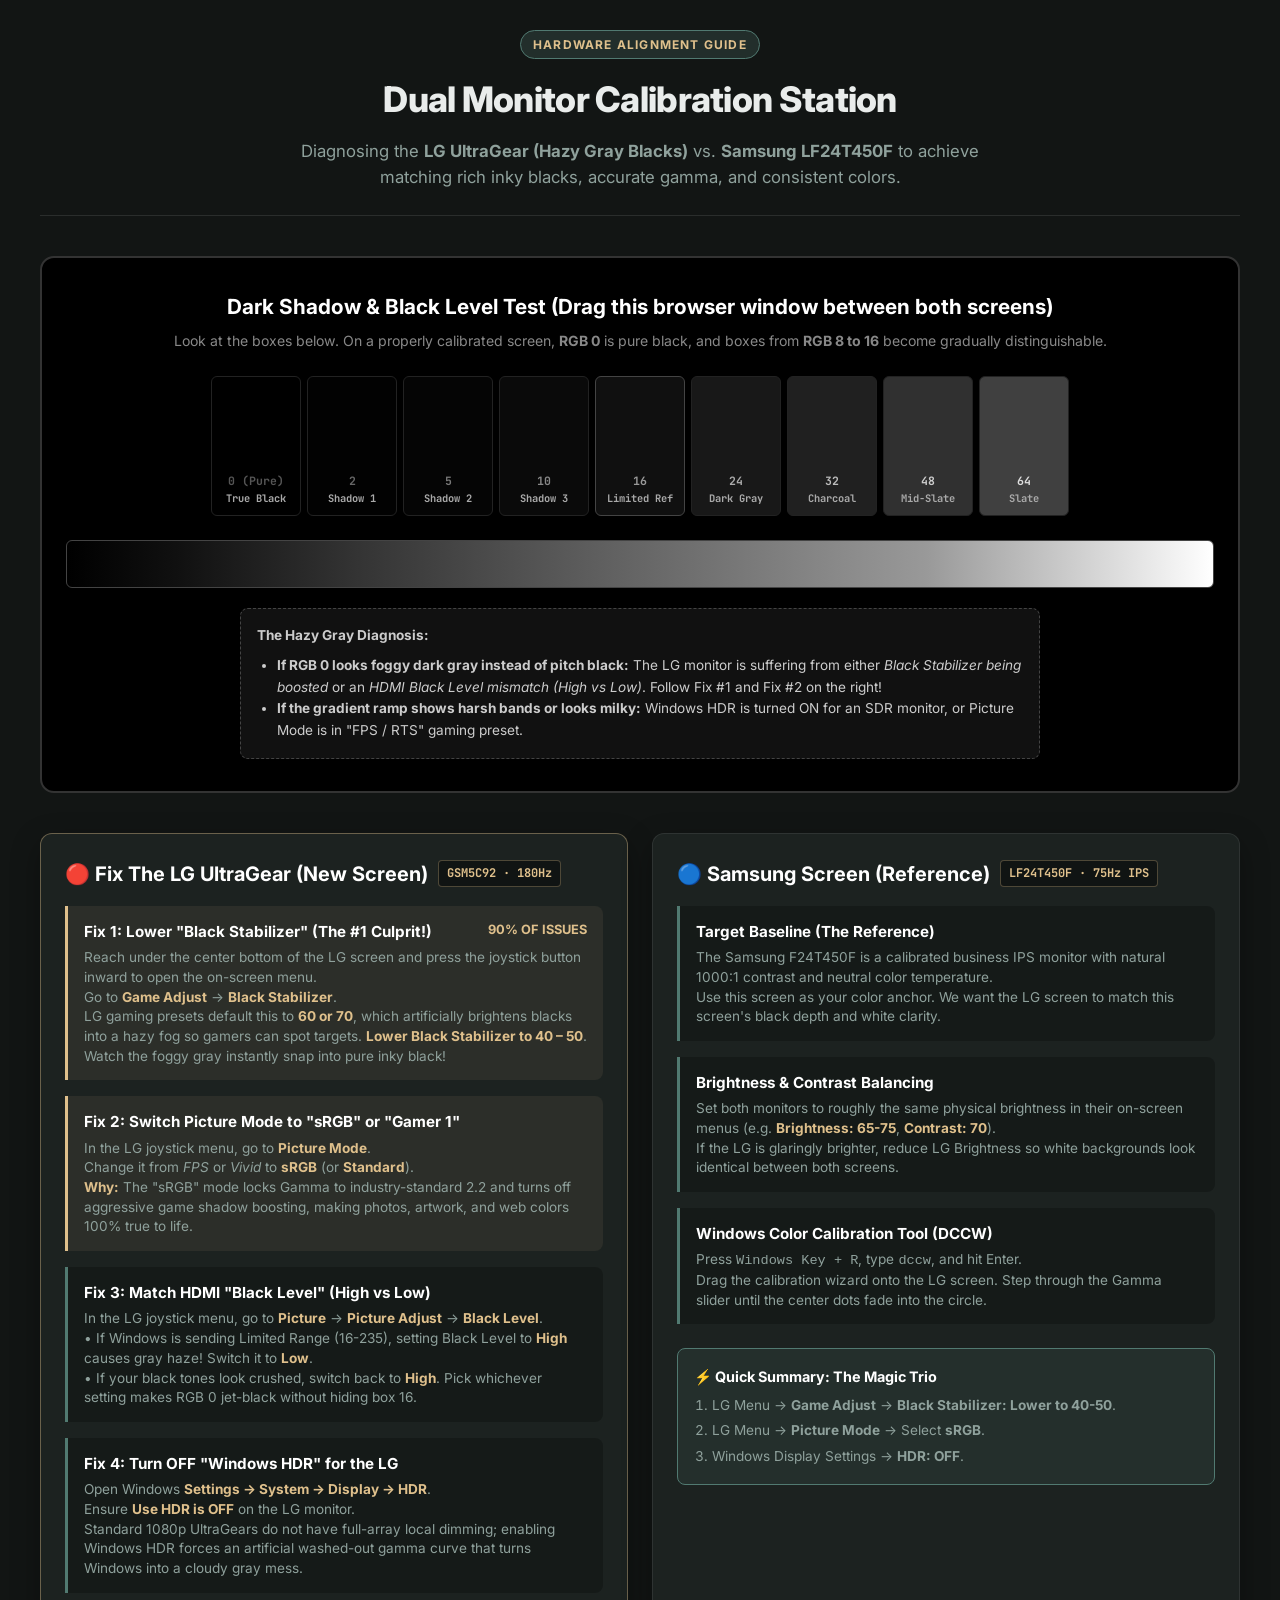
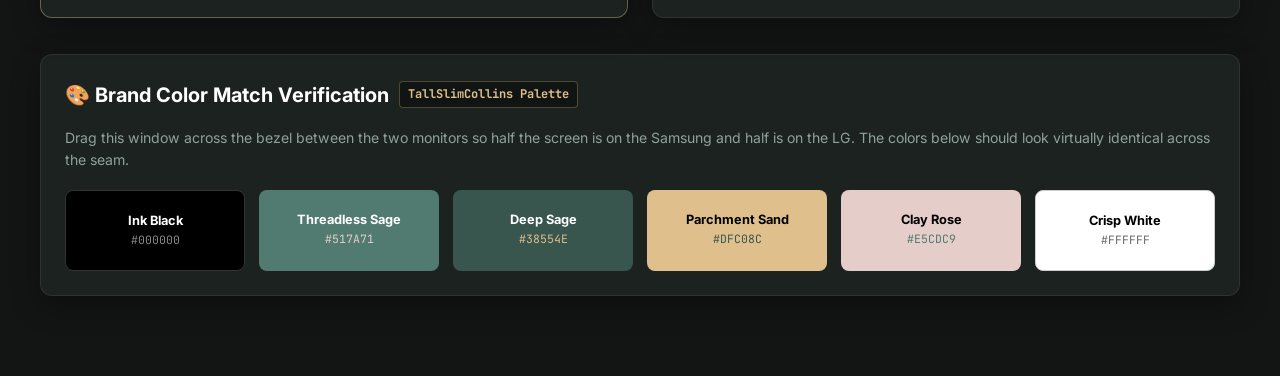
<file: calibrate-screens.html>
﻿<!DOCTYPE html>
<html lang="en">
<head>
  <meta charset="UTF-8">
  <meta name="viewport" content="width=device-width, initial-scale=1.0">
  <title>Dual Monitor Calibration Station — Samsung LF24T450F & LG UltraGear</title>
  <meta property="og:type" content="website">
  <meta property="og:url" content="https://tallslimcollins.com/calibrate-screens.html">
  <meta property="og:image" content="https://tallslimcollins.com/assets/logos/tallslimcollins-share-card-2026.jpg?v=7">
  <meta name="twitter:card" content="summary_large_image">
  <meta name="twitter:image" content="https://tallslimcollins.com/assets/logos/tallslimcollins-share-card-2026.jpg?v=7">
  <link rel="icon" type="image/png" sizes="192x192" href="assets/logos/favicon-192.png">
  <link rel="apple-touch-icon" href="assets/logos/favicon-192.png">
  <link rel="preconnect" href="https://fonts.googleapis.com">
  <link rel="preconnect" href="https://fonts.gstatic.com" crossorigin>
  <link href="https://fonts.googleapis.com/css2?family=Inter:wght@400;600;700;800&family=JetBrains+Mono:wght@500;700&display=swap" rel="stylesheet">
  <style>
    :root {
      --bg: #121514;
      --card-bg: #1c2220;
      --text: #e9eceb;
      --text-muted: #8fa19c;
      --accent: #517A71;
      --accent-bright: #709990;
      --warning: #dfc08c;
      --danger: #e57373;
      --success: #81c784;
    }

    * {
      box-sizing: border-box;
      margin: 0;
      padding: 0;
    }

    body {
      background: var(--bg);
      color: var(--text);
      font-family: 'Inter', sans-serif;
      padding: 30px 20px 80px;
      line-height: 1.6;
    }

    .container {
      max-width: 1200px;
      margin: 0 auto;
    }

    header {
      text-align: center;
      margin-bottom: 40px;
      padding-bottom: 24px;
      border-bottom: 1px solid rgba(255, 255, 255, 0.1);
    }

    .badge {
      display: inline-block;
      padding: 4px 12px;
      background: rgba(81, 122, 113, 0.25);
      border: 1px solid var(--accent);
      border-radius: 20px;
      color: var(--warning);
      font-size: 0.75rem;
      font-weight: 700;
      letter-spacing: 0.1em;
      text-transform: uppercase;
      margin-bottom: 12px;
    }

    h1 {
      font-size: 2.2rem;
      font-weight: 800;
      letter-spacing: -0.02em;
      margin-bottom: 10px;
    }

    p.sub {
      color: var(--text-muted);
      font-size: 1.05rem;
      max-width: 750px;
      margin: 0 auto;
    }

    .grid-2 {
      display: grid;
      grid-template-columns: 1fr 1fr;
      gap: 24px;
      margin-bottom: 36px;
    }

    @media (max-width: 900px) {
      .grid-2 {
        grid-template-columns: 1fr;
      }
    }

    .card {
      background: var(--card-bg);
      border: 1px solid rgba(255, 255, 255, 0.08);
      border-radius: 12px;
      padding: 24px;
      box-shadow: 0 10px 30px rgba(0,0,0,0.3);
    }

    .card h2 {
      font-size: 1.25rem;
      font-weight: 700;
      color: #fff;
      display: flex;
      align-items: center;
      gap: 10px;
      margin-bottom: 16px;
    }

    .hardware-tag {
      font-family: 'JetBrains Mono', monospace;
      font-size: 0.75rem;
      background: rgba(0,0,0,0.4);
      padding: 3px 8px;
      border-radius: 4px;
      color: var(--warning);
      border: 1px solid rgba(223, 192, 140, 0.3);
    }

    /* Step checklist */
    .steps-list {
      list-style: none;
      display: flex;
      flex-direction: column;
      gap: 16px;
    }

    .step-item {
      background: rgba(0, 0, 0, 0.25);
      border-left: 3px solid var(--accent);
      padding: 14px 16px;
      border-radius: 0 8px 8px 0;
    }

    .step-item.highlight {
      border-left-color: var(--warning);
      background: rgba(223, 192, 140, 0.08);
    }

    .step-title {
      font-weight: 700;
      font-size: 0.95rem;
      color: #fff;
      margin-bottom: 4px;
      display: flex;
      justify-content: space-between;
    }

    .step-desc {
      font-size: 0.85rem;
      color: var(--text-muted);
      line-height: 1.45;
    }

    .step-desc strong {
      color: var(--warning);
    }

    /* Black Level & Dynamic Range Test Stage */
    .test-section {
      background: #000000;
      border: 2px solid #333;
      border-radius: 14px;
      padding: 32px 24px;
      margin-bottom: 40px;
      text-align: center;
    }

    .test-title {
      color: #fff;
      font-size: 1.3rem;
      font-weight: 700;
      margin-bottom: 6px;
    }

    .test-subtitle {
      color: #888;
      font-size: 0.88rem;
      margin-bottom: 24px;
    }

    /* Black Step Blocks */
    .black-bars-container {
      display: flex;
      justify-content: center;
      gap: 6px;
      flex-wrap: wrap;
      margin-bottom: 24px;
    }

    .black-bar {
      width: 90px;
      height: 140px;
      display: flex;
      flex-direction: column;
      justify-content: flex-end;
      padding: 8px;
      border: 1px solid #222;
      border-radius: 6px;
      font-family: 'JetBrains Mono', monospace;
      font-size: 0.72rem;
      font-weight: 700;
    }

    .bar-0 { background: rgb(0, 0, 0); color: #555; }
    .bar-2 { background: rgb(2, 2, 2); color: #666; }
    .bar-4 { background: rgb(5, 5, 5); color: #777; }
    .bar-8 { background: rgb(10, 10, 10); color: #888; }
    .bar-16 { background: rgb(16, 16, 16); color: #999; border-color: #444; }
    .bar-24 { background: rgb(24, 24, 24); color: #aaa; }
    .bar-32 { background: rgb(32, 32, 32); color: #bbb; }
    .bar-48 { background: rgb(48, 48, 48); color: #ccc; }
    .bar-64 { background: rgb(64, 64, 64); color: #ddd; }

    .bar-tag {
      font-size: 0.65rem;
      color: #aaa;
    }

    .test-verdict-box {
      background: #111;
      border: 1px dashed #444;
      border-radius: 8px;
      padding: 16px;
      max-width: 800px;
      margin: 0 auto;
      text-align: left;
      font-size: 0.85rem;
      color: #ccc;
    }

    .test-verdict-box ul {
      margin-left: 20px;
      margin-top: 8px;
    }

    /* Grayscale gradient */
    .gradient-ramp {
      height: 48px;
      background: linear-gradient(to right, #000000 0%, #111111 10%, #333333 25%, #666666 50%, #999999 75%, #ffffff 100%);
      border-radius: 6px;
      margin: 20px 0;
      border: 1px solid #444;
    }

    /* Action bar */
    .action-bar {
      display: flex;
      justify-content: center;
      gap: 16px;
      margin-top: 24px;
    }

    .btn-action {
      background: var(--accent);
      color: #fff;
      padding: 12px 24px;
      border-radius: 8px;
      font-weight: 700;
      font-size: 0.9rem;
      text-decoration: none;
      border: none;
      cursor: pointer;
      display: inline-flex;
      align-items: center;
      gap: 8px;
      transition: all 0.2s;
    }

    .btn-action:hover {
      background: var(--accent-bright);
      transform: translateY(-2px);
    }
  </style>
</head>
<body>

  <div class="container">
    <header>
      <div class="badge">Hardware Alignment Guide</div>
      <h1>Dual Monitor Calibration Station</h1>
      <p class="sub">
        Diagnosing the <strong>LG UltraGear (Hazy Gray Blacks)</strong> vs. <strong>Samsung LF24T450F</strong> to achieve matching rich inky blacks, accurate gamma, and consistent colors.
      </p>
    </header>

    <!-- Visual Black Level Test Stage -->
    <section class="test-section">
      <div class="test-title">Dark Shadow & Black Level Test (Drag this browser window between both screens)</div>
      <div class="test-subtitle">
        Look at the boxes below. On a properly calibrated screen, <strong>RGB 0</strong> is pure black, and boxes from <strong>RGB 8 to 16</strong> become gradually distinguishable.
      </div>

      <div class="black-bars-container">
        <div class="black-bar bar-0">
          <span>0 (Pure)</span>
          <span class="bar-tag">True Black</span>
        </div>
        <div class="black-bar bar-2">
          <span>2</span>
          <span class="bar-tag">Shadow 1</span>
        </div>
        <div class="black-bar bar-4">
          <span>5</span>
          <span class="bar-tag">Shadow 2</span>
        </div>
        <div class="black-bar bar-8">
          <span>10</span>
          <span class="bar-tag">Shadow 3</span>
        </div>
        <div class="black-bar bar-16">
          <span>16</span>
          <span class="bar-tag">Limited Ref</span>
        </div>
        <div class="black-bar bar-24">
          <span>24</span>
          <span class="bar-tag">Dark Gray</span>
        </div>
        <div class="black-bar bar-32">
          <span>32</span>
          <span class="bar-tag">Charcoal</span>
        </div>
        <div class="black-bar bar-48">
          <span>48</span>
          <span class="bar-tag">Mid-Slate</span>
        </div>
        <div class="black-bar bar-64">
          <span>64</span>
          <span class="bar-tag">Slate</span>
        </div>
      </div>

      <div class="gradient-ramp" title="Smooth 0-255 Grayscale Ramp"></div>

      <div class="test-verdict-box">
        <strong>The Hazy Gray Diagnosis:</strong>
        <ul>
          <li><strong>If RGB 0 looks foggy dark gray instead of pitch black:</strong> The LG monitor is suffering from either <em>Black Stabilizer being boosted</em> or an <em>HDMI Black Level mismatch (High vs Low)</em>. Follow Fix #1 and Fix #2 on the right!</li>
          <li><strong>If the gradient ramp shows harsh bands or looks milky:</strong> Windows HDR is turned ON for an SDR monitor, or Picture Mode is in "FPS / RTS" gaming preset.</li>
        </ul>
      </div>
    </section>

    <!-- Side-by-Side Instructions -->
    <div class="grid-2">
      
      <!-- LG UltraGear Fixes -->
      <div class="card" style="border-color: rgba(223, 192, 140, 0.4);">
        <h2>
          <span>🔴 Fix The LG UltraGear (New Screen)</span>
          <span class="hardware-tag">GSM5C92 · 180Hz</span>
        </h2>
        
        <ul class="steps-list">
          <li class="step-item highlight">
            <div class="step-title">
              <span>Fix 1: Lower "Black Stabilizer" (The #1 Culprit!)</span>
              <span style="color: var(--warning); font-size: 0.8rem;">90% OF ISSUES</span>
            </div>
            <div class="step-desc">
              Reach under the center bottom of the LG screen and press the joystick button inward to open the on-screen menu.<br>
              Go to <strong>Game Adjust</strong> → <strong>Black Stabilizer</strong>.<br>
              LG gaming presets default this to <strong>60 or 70</strong>, which artificially brightens blacks into a hazy fog so gamers can spot targets. <strong>Lower Black Stabilizer to 40 – 50</strong>. Watch the foggy gray instantly snap into pure inky black!
            </div>
          </li>

          <li class="step-item highlight">
            <div class="step-title">
              <span>Fix 2: Switch Picture Mode to "sRGB" or "Gamer 1"</span>
            </div>
            <div class="step-desc">
              In the LG joystick menu, go to <strong>Picture Mode</strong>.<br>
              Change it from <em>FPS</em> or <em>Vivid</em> to <strong>sRGB</strong> (or <strong>Standard</strong>).<br>
              <strong>Why:</strong> The "sRGB" mode locks Gamma to industry-standard 2.2 and turns off aggressive game shadow boosting, making photos, artwork, and web colors 100% true to life.
            </div>
          </li>

          <li class="step-item">
            <div class="step-title">
              <span>Fix 3: Match HDMI "Black Level" (High vs Low)</span>
            </div>
            <div class="step-desc">
              In the LG joystick menu, go to <strong>Picture</strong> → <strong>Picture Adjust</strong> → <strong>Black Level</strong>.<br>
              • If Windows is sending Limited Range (16-235), setting Black Level to <strong>High</strong> causes gray haze! Switch it to <strong>Low</strong>.<br>
              • If your black tones look crushed, switch back to <strong>High</strong>. Pick whichever setting makes RGB 0 jet-black without hiding box 16.
            </div>
          </li>

          <li class="step-item">
            <div class="step-title">
              <span>Fix 4: Turn OFF "Windows HDR" for the LG</span>
            </div>
            <div class="step-desc">
              Open Windows <strong>Settings → System → Display → HDR</strong>.<br>
              Ensure <strong>Use HDR is OFF</strong> on the LG monitor.<br>
              Standard 1080p UltraGears do not have full-array local dimming; enabling Windows HDR forces an artificial washed-out gamma curve that turns Windows into a cloudy gray mess.
            </div>
          </li>
        </ul>
      </div>

      <!-- Samsung Reference & Matching -->
      <div class="card">
        <h2>
          <span>🔵 Samsung Screen (Reference)</span>
          <span class="hardware-tag">LF24T450F · 75Hz IPS</span>
        </h2>

        <ul class="steps-list">
          <li class="step-item">
            <div class="step-title">
              <span>Target Baseline (The Reference)</span>
            </div>
            <div class="step-desc">
              The Samsung F24T450F is a calibrated business IPS monitor with natural 1000:1 contrast and neutral color temperature.<br>
              Use this screen as your color anchor. We want the LG screen to match this screen's black depth and white clarity.
            </div>
          </li>

          <li class="step-item">
            <div class="step-title">
              <span>Brightness & Contrast Balancing</span>
            </div>
            <div class="step-desc">
              Set both monitors to roughly the same physical brightness in their on-screen menus (e.g. <strong>Brightness: 65-75</strong>, <strong>Contrast: 70</strong>).<br>
              If the LG is glaringly brighter, reduce LG Brightness so white backgrounds look identical between both screens.
            </div>
          </li>

          <li class="step-item">
            <div class="step-title">
              <span>Windows Color Calibration Tool (DCCW)</span>
            </div>
            <div class="step-desc">
              Press <kbd>Windows Key + R</kbd>, type <code>dccw</code>, and hit Enter.<br>
              Drag the calibration wizard onto the LG screen. Step through the Gamma slider until the center dots fade into the circle.
            </div>
          </li>
        </ul>

        <div style="margin-top: 24px; padding: 16px; background: rgba(81, 122, 113, 0.15); border-radius: 8px; border: 1px solid var(--accent);">
          <div style="font-weight: 700; color: #fff; margin-bottom: 6px; font-size: 0.9rem;">⚡ Quick Summary: The Magic Trio</div>
          <ol style="font-size: 0.85rem; color: var(--text-muted); margin-left: 18px; display: flex; flex-direction: column; gap: 4px;">
            <li>LG Menu → <strong>Game Adjust</strong> → <strong>Black Stabilizer: Lower to 40-50</strong>.</li>
            <li>LG Menu → <strong>Picture Mode</strong> → Select <strong>sRGB</strong>.</li>
            <li>Windows Display Settings → <strong>HDR: OFF</strong>.</li>
          </ol>
        </div>
      </div>

    </div>

    <!-- Live Color Chips for Visual Confirmation -->
    <div class="card" style="margin-top: 20px;">
      <h2>
        <span>🎨 Brand Color Match Verification</span>
        <span class="hardware-tag">TallSlimCollins Palette</span>
      </h2>
      <p style="font-size: 0.88rem; color: var(--text-muted); margin-bottom: 18px;">
        Drag this window across the bezel between the two monitors so half the screen is on the Samsung and half is on the LG. The colors below should look virtually identical across the seam.
      </p>

      <div style="display: grid; grid-template-columns: repeat(auto-fit, minmax(140px, 1fr)); gap: 14px;">
        <div style="background: #000000; padding: 20px 14px; border-radius: 8px; border: 1px solid #333; text-align: center;">
          <div style="font-weight: 700; font-size: 0.8rem; color: #fff;">Ink Black</div>
          <div style="font-family: 'JetBrains Mono', monospace; font-size: 0.72rem; color: #888;">#000000</div>
        </div>

        <div style="background: #517A71; padding: 20px 14px; border-radius: 8px; text-align: center;">
          <div style="font-weight: 700; font-size: 0.8rem; color: #fff;">Threadless Sage</div>
          <div style="font-family: 'JetBrains Mono', monospace; font-size: 0.72rem; color: #E5CDC9;">#517A71</div>
        </div>

        <div style="background: #38554E; padding: 20px 14px; border-radius: 8px; text-align: center;">
          <div style="font-weight: 700; font-size: 0.8rem; color: #fff;">Deep Sage</div>
          <div style="font-family: 'JetBrains Mono', monospace; font-size: 0.72rem; color: #DFC08C;">#38554E</div>
        </div>

        <div style="background: #DFC08C; padding: 20px 14px; border-radius: 8px; text-align: center;">
          <div style="font-weight: 700; font-size: 0.8rem; color: #000;">Parchment Sand</div>
          <div style="font-family: 'JetBrains Mono', monospace; font-size: 0.72rem; color: #38554E;">#DFC08C</div>
        </div>

        <div style="background: #E5CDC9; padding: 20px 14px; border-radius: 8px; text-align: center;">
          <div style="font-weight: 700; font-size: 0.8rem; color: #000;">Clay Rose</div>
          <div style="font-family: 'JetBrains Mono', monospace; font-size: 0.72rem; color: #517A71;">#E5CDC9</div>
        </div>

        <div style="background: #FFFFFF; padding: 20px 14px; border-radius: 8px; text-align: center; border: 1px solid #ccc;">
          <div style="font-weight: 700; font-size: 0.8rem; color: #000;">Crisp White</div>
          <div style="font-family: 'JetBrains Mono', monospace; font-size: 0.72rem; color: #666;">#FFFFFF</div>
        </div>
      </div>
    </div>

  </div>

</body>
</html>
</file>
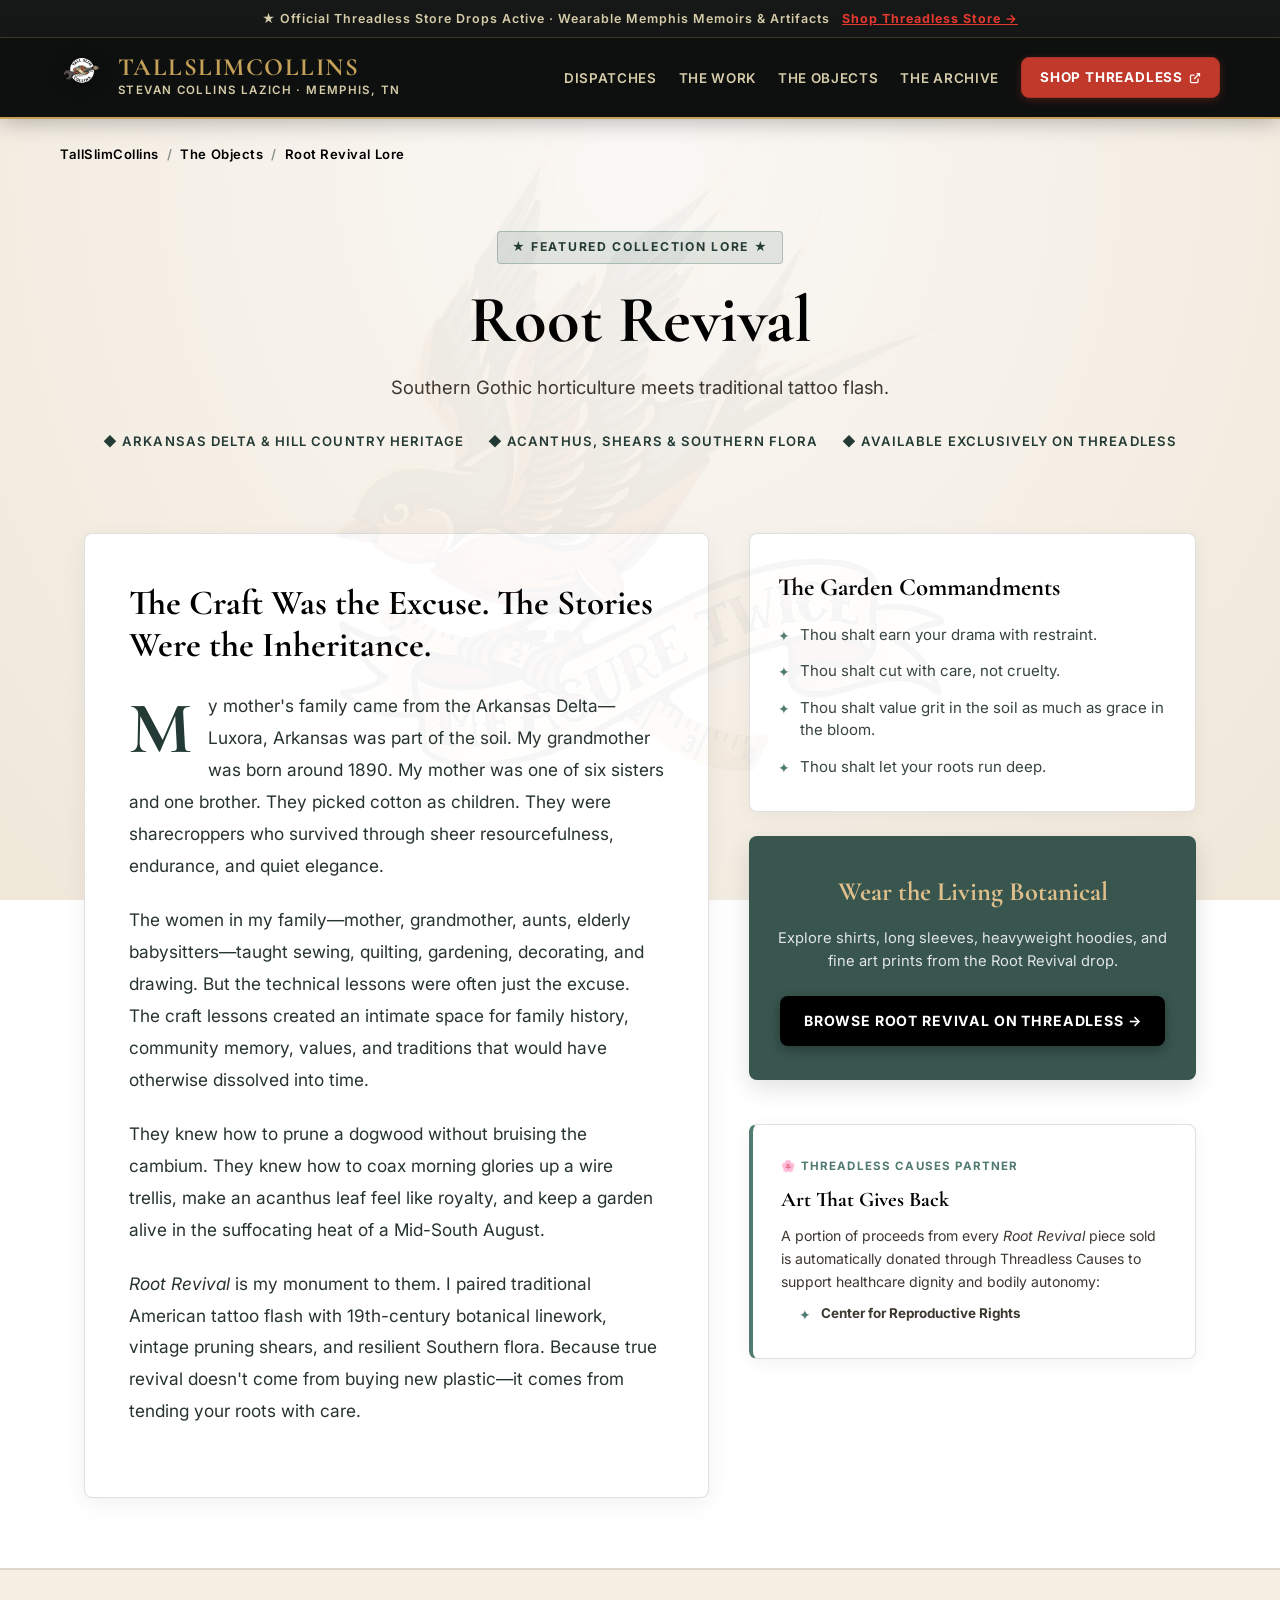
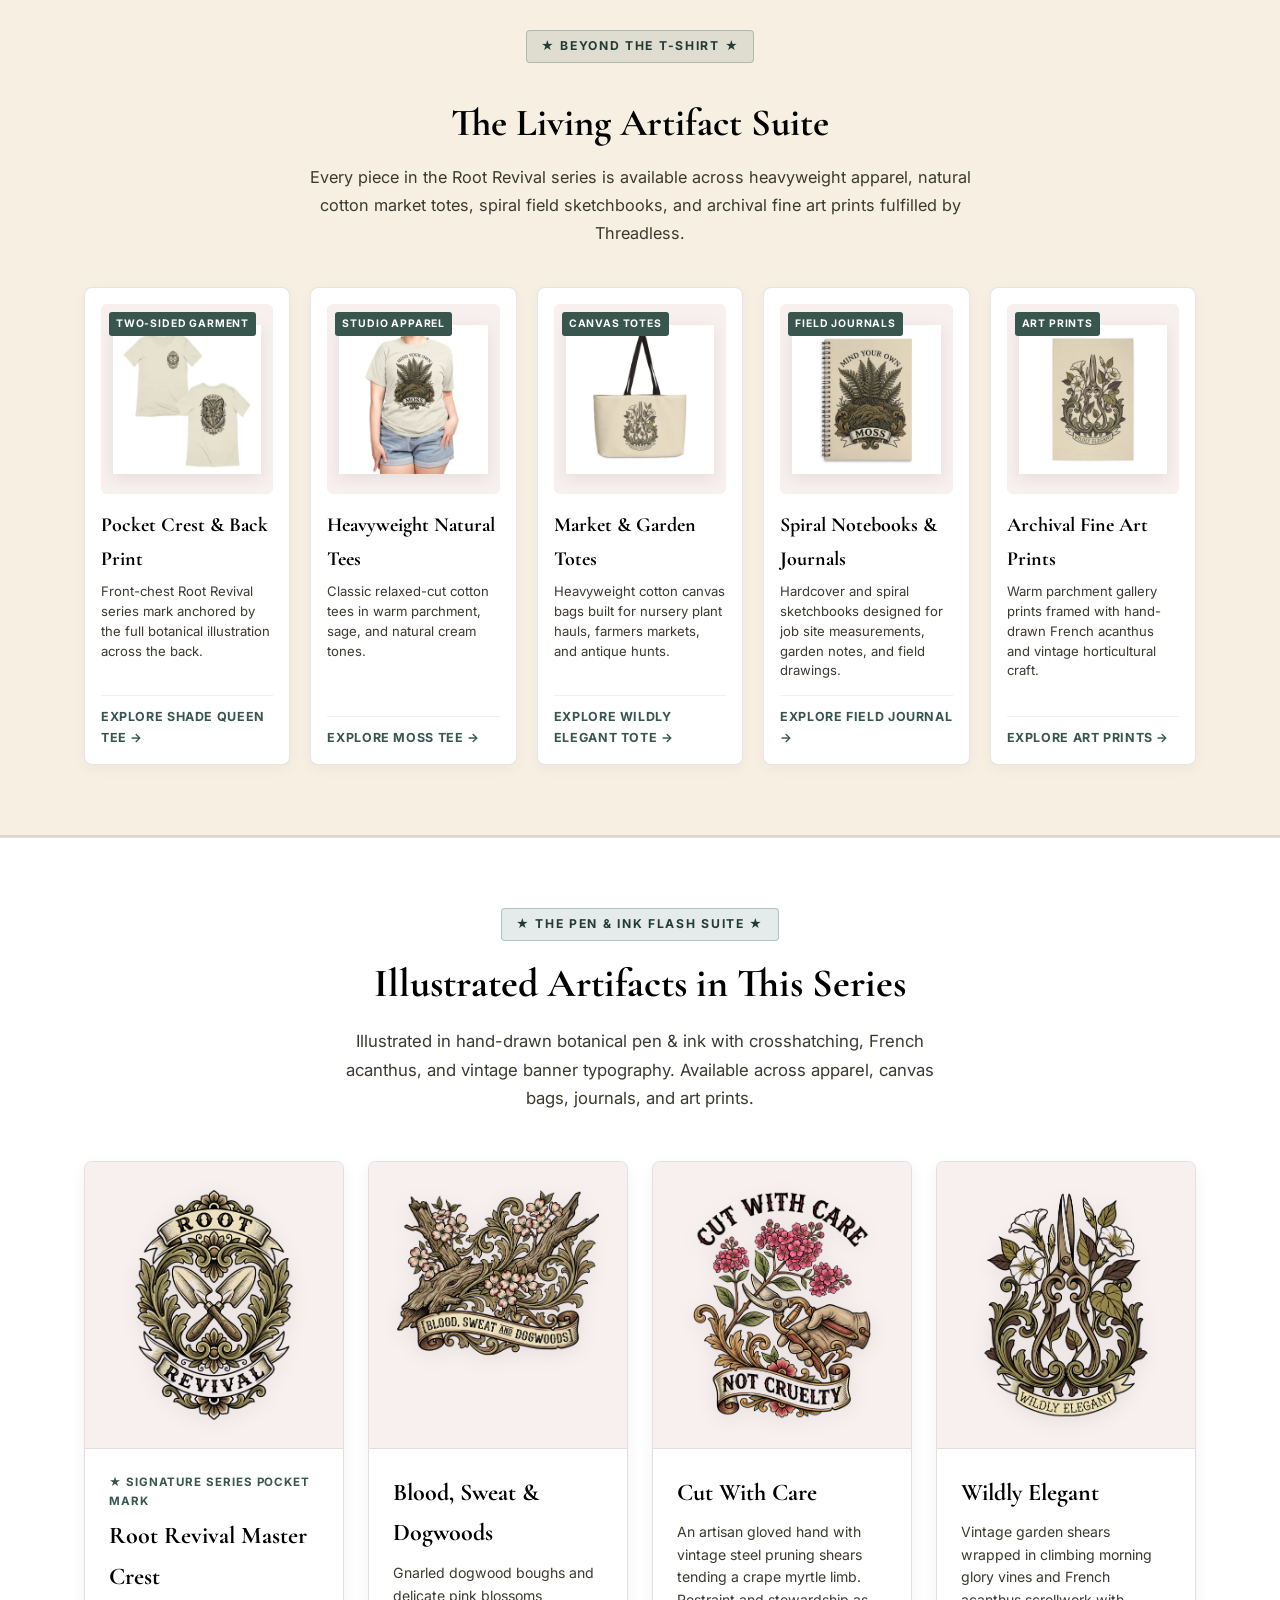
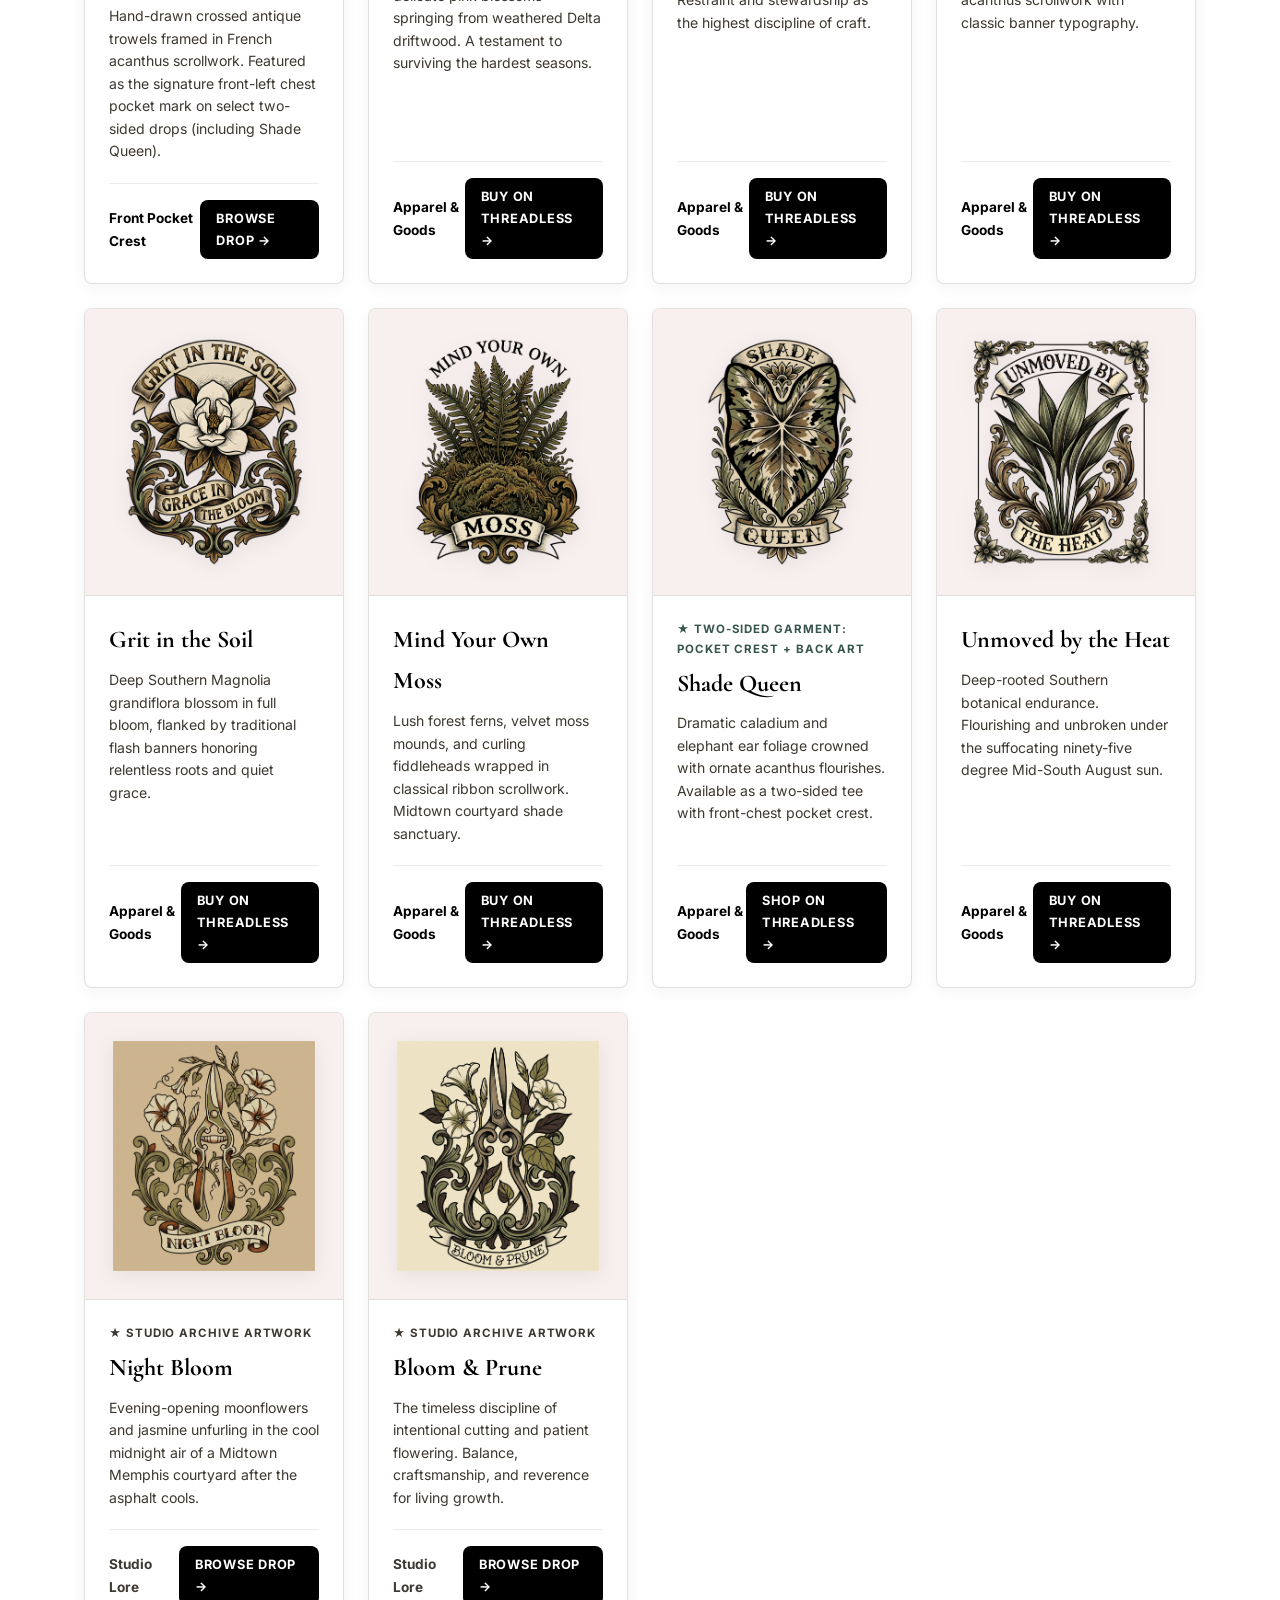
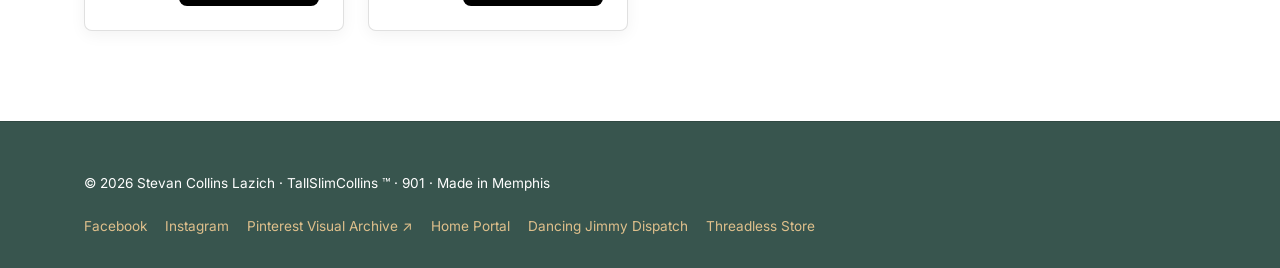
<file: collection-root-revival.html>
﻿<!DOCTYPE html>
<html lang="en">
<head>
  <meta charset="UTF-8">
  <meta name="viewport" content="width=device-width, initial-scale=1.0">
  <title>Root Revival Collection: Southern Gothic Horticulture — TallSlimCollins</title>
  <meta property="og:type" content="website">
  <meta property="og:url" content="https://tallslimcollins.com/collection-root-revival.html">
  <meta property="og:image" content="https://tallslimcollins.com/assets/logos/tallslimcollins-share-card-2026.jpg?v=7">
  <meta name="twitter:card" content="summary_large_image">
  <meta name="twitter:image" content="https://tallslimcollins.com/assets/logos/tallslimcollins-share-card-2026.jpg?v=7">
  <link rel="icon" type="image/png" sizes="192x192" href="assets/logos/favicon-192.png">
  <link rel="apple-touch-icon" href="assets/logos/favicon-192.png">
  <meta name="description" content="Southern Gothic horticulture meets traditional tattoo flash. The story of six sharecropper sisters and one brother, Arkansas Delta soil, and wearable botanical artifacts.">
  
  <meta property="og:title" content="Root Revival: Southern Gothic Horticulture Meets Traditional Flash">
  <meta property="og:description" content="The craft was the excuse; the stories were the inheritance. Explore the complete Root Revival collection by Stevan Collins Lazich.">
  <meta property="og:type" content="article">

  <link rel="preconnect" href="https://fonts.googleapis.com">
  <link rel="preconnect" href="https://fonts.gstatic.com" crossorigin>
  <link href="https://fonts.googleapis.com/css2?family=Cormorant+Garamond:ital,wght@0,400;0,600;0,700;1,400;1,600&family=Inter:wght@300;400;500;600;700&display=swap" rel="stylesheet">

  <style>
    :root {
      /* Threadless Confirmed Active Palette */
      --sage: #517A71;
      --sage-dark: #38554E;
      --sage-deep: #243B35;
      --sage-light: #709990;
      --parchment: #DFC08C;
      --parchment-light: #F7EFE1;
      --parchment-deep: #CFAF79;
      --clay: #E5CDC9;
      --clay-tint: #F8EFEF;
      --ink: #000000;
      --charcoal: #1F2825;
      --white: #FFFFFF;

      /* Canvas & Surfaces (Threadless Match) */
      --bg-body: #FAF8F5;          /* Clean cotton paper canvas */
      --bg-header: #0E100F;        /* Obsidian black header */
      --bg-card: #FFFFFF;          /* Crisp white card surface */
      --bg-card-hover: #FFFDF9;
      --text-main: #121212;        /* Bold charcoal typography */
      --text-muted: #3D3830;       /* Readable dark slate */
      --border: rgba(0, 0, 0, 0.12);
      --border-focus: #517A71;
      --radius: 8px;
    }

    * {
      box-sizing: border-box;
      margin: 0;
      padding: 0;
    }

    body {
      background-color: #FAF8F5;
      background: radial-gradient(ellipse at 50% 18%, #FAF8F5 0%, #F5EFE6 55%, #EFE7D8 100%);
      background-attachment: fixed;
      color: var(--text-main);
      font-family: 'Inter', -apple-system, BlinkMacSystemFont, sans-serif;
      line-height: 1.7;
      -webkit-font-smoothing: antialiased;
      overflow-x: hidden;
      position: relative;
    }

    body::before {
      content: "";
      position: fixed;
      top: 50%;
      left: 50%;
      transform: translate(-50%, -50%);
      width: 720px;
      height: 720px;
      background: url('assets/trade-flash/swallow-flash-artboard-15.png') no-repeat center center;
      background-size: contain;
      opacity: 0.035;
      pointer-events: none;
      z-index: 0;
    }

    a {
      color: inherit;
      text-decoration: none;
      transition: all 0.2s ease;
    }

    .container {
      max-width: 1160px;
      margin: 0 auto;
      padding: 0 24px;
    }

    /* Top Announcement Bar */
    .top-bar {
      background: #161817;
      color: #D6CCA9;
      font-size: 0.78rem;
      font-weight: 600;
      text-align: center;
      padding: 8px 16px;
      letter-spacing: 0.08em;
      border-bottom: 1px solid rgba(197, 160, 89, 0.25);
    }

    .top-bar a {
      color: #E6392F;
      text-decoration: underline;
      margin-left: 8px;
      font-weight: 700;
    }

    .top-bar a:hover {
      color: #FF5A4E;
    }

    /* Navigation - Obsidian Black & Antique Gold Banner */
    header {
      position: sticky;
      top: 0;
      z-index: 100;
      background: #0E100F;
      border-bottom: 2px solid #C5A059;
      box-shadow: 0 4px 20px rgba(0, 0, 0, 0.25);
    }

    .nav-inner {
      display: flex;
      justify-content: space-between;
      align-items: center;
      padding: 16px 0;
    }

    .brand-mark {
      display: flex;
      align-items: center;
      gap: 14px;
    }

    .brand-badge-img {
      width: 44px;
      height: 44px;
      object-fit: contain;
      filter: drop-shadow(0 2px 8px rgba(0,0,0,0.4));
    }

    .brand-text {
      display: flex;
      flex-direction: column;
    }

    .brand-title {
      font-family: 'Cormorant Garamond', Georgia, serif;
      font-size: 1.55rem;
      font-weight: 700;
      letter-spacing: 0.06em;
      color: #C5A059;
      text-transform: uppercase;
      line-height: 1.1;
    }

    .brand-subtitle {
      font-size: 0.72rem;
      color: #D6CCA9;
      letter-spacing: 0.12em;
      text-transform: uppercase;
      font-weight: 600;
    }

    nav ul {
      display: flex;
      list-style: none;
      gap: 22px;
      align-items: center;
    }

    nav a {
      font-size: 0.84rem;
      font-weight: 600;
      letter-spacing: 0.05em;
      text-transform: uppercase;
      color: #D6CCA9;
      padding-bottom: 4px;
      border-bottom: 2px solid transparent;
      transition: all 0.2s ease;
    }

    nav a:hover {
      color: #FFFFFF;
      border-bottom-color: #C0392B;
    }

    .nav-cta {
      display: inline-flex;
      align-items: center;
      gap: 6px;
      padding: 8px 18px;
      background: #C0392B;
      border: 1px solid #A93226;
      border-radius: var(--radius);
      color: #FFFFFF !important;
      font-size: 0.84rem !important;
      font-weight: 700;
      text-transform: uppercase;
      letter-spacing: 0.06em;
      transition: all 0.25s ease;
      box-shadow: 0 2px 8px rgba(192, 57, 43, 0.3);
    }

    .nav-cta:hover {
      background: #A93226;
      border-color: #922B21;
      transform: translateY(-1px);
      box-shadow: 0 4px 14px rgba(192, 57, 43, 0.45);
      border-bottom-color: #922B21 !important;
    }

    /* Breadcrumbs */
    .breadcrumb-bar {
      padding: 24px 0 16px;
      font-size: 0.82rem;
      color: var(--sage-deep);
      letter-spacing: 0.04em;
      font-weight: 600;
      display: flex;
      align-items: center;
      gap: 8px;
    }

    .breadcrumb-bar a {
      color: var(--ink);
    }

    .breadcrumb-bar a:hover {
      text-decoration: underline;
    }

    .breadcrumb-sep {
      opacity: 0.5;
    }

    /* Hero Header */
    .collection-hero {
      padding: 50px 0 60px;
      text-align: center;
    }

    .collection-eyebrow {
      display: inline-flex;
      align-items: center;
      gap: 8px;
      padding: 5px 14px;
      background: rgba(81, 122, 113, 0.15);
      border: 1px solid rgba(81, 122, 113, 0.35);
      color: var(--sage-deep);
      font-size: 0.76rem;
      font-weight: 700;
      letter-spacing: 0.14em;
      text-transform: uppercase;
      border-radius: 4px;
      margin-bottom: 20px;
    }

    .collection-hero h1 {
      font-family: 'Cormorant Garamond', Georgia, serif;
      font-size: clamp(2.8rem, 5.2vw, 4.4rem);
      font-weight: 700;
      color: var(--ink);
      line-height: 1.08;
      margin-bottom: 16px;
    }

    .collection-hero h1 em {
      font-style: italic;
      color: var(--sage-deep);
      font-weight: 600;
    }

    .collection-tagline {
      font-size: 1.15rem;
      color: var(--text-muted);
      max-width: 720px;
      margin: 0 auto 28px;
      line-height: 1.65;
    }

    .hero-stats {
      display: flex;
      justify-content: center;
      flex-wrap: wrap;
      gap: 24px;
      font-size: 0.82rem;
      color: var(--sage-deep);
      font-weight: 600;
      text-transform: uppercase;
      letter-spacing: 0.08em;
    }

    /* Story & Lore Grid */
    .story-section {
      padding: 20px 0 70px;
      display: grid;
      grid-template-columns: 1.4fr 1fr;
      gap: 40px;
      align-items: start;
    }

    @media (max-width: 900px) {
      .story-section {
        grid-template-columns: 1fr;
        gap: 36px;
      }
    }

    .story-card-box {
      background: var(--bg-card);
      border: 1px solid var(--border);
      border-radius: var(--radius);
      padding: 48px 44px;
      box-shadow: 0 6px 24px rgba(0, 0, 0, 0.06);
    }

    @media (max-width: 640px) {
      .story-card-box {
        padding: 30px 22px;
      }
    }

    .story-card-box h2 {
      font-family: 'Cormorant Garamond', Georgia, serif;
      font-size: 2.2rem;
      font-weight: 700;
      color: var(--ink);
      margin-bottom: 24px;
      line-height: 1.2;
    }

    .story-card-box p {
      font-size: 1.08rem;
      line-height: 1.85;
      color: #26332F;
      margin-bottom: 22px;
    }

    .story-card-box p.drop-cap::first-letter {
      font-family: 'Cormorant Garamond', Georgia, serif;
      font-size: 4.6rem;
      line-height: 0.85;
      float: left;
      margin: 8px 16px 0 0;
      color: var(--sage-deep);
      font-weight: 700;
    }

    /* Lore Sidebar */
    .lore-sidebar {
      display: flex;
      flex-direction: column;
      gap: 24px;
    }

    .manifesto-box {
      background: var(--bg-card);
      border: 1px solid var(--border);
      border-radius: var(--radius);
      padding: 32px 28px;
      box-shadow: 0 4px 18px rgba(0, 0, 0, 0.05);
    }

    .manifesto-box h3 {
      font-family: 'Cormorant Garamond', Georgia, serif;
      font-size: 1.55rem;
      font-weight: 700;
      color: var(--ink);
      margin-bottom: 16px;
    }

    .manifesto-box ul {
      list-style: none;
      font-size: 0.94rem;
      color: #364440;
      display: flex;
      flex-direction: column;
      gap: 14px;
    }

    .manifesto-box li {
      display: flex;
      align-items: flex-start;
      gap: 10px;
      line-height: 1.5;
    }

    .manifesto-box li::before {
      content: "✦";
      color: var(--sage);
      font-size: 0.9rem;
      margin-top: 1px;
    }

    .cta-box {
      background: var(--sage-dark);
      color: #FFFFFF;
      padding: 34px 28px;
      border-radius: var(--radius);
      box-shadow: 0 8px 24px rgba(0, 0, 0, 0.12);
      text-align: center;
    }

    .cta-box h4 {
      font-family: 'Cormorant Garamond', Georgia, serif;
      font-size: 1.65rem;
      color: var(--parchment);
      margin-bottom: 12px;
      font-weight: 700;
    }

    .cta-box p {
      font-size: 0.92rem;
      color: rgba(255, 255, 255, 0.85);
      margin-bottom: 22px;
      line-height: 1.6;
    }

    .btn-full-collection {
      display: inline-flex;
      align-items: center;
      gap: 8px;
      padding: 13px 24px;
      background: var(--ink);
      color: #FFFFFF;
      font-weight: 700;
      font-size: 0.88rem;
      text-transform: uppercase;
      letter-spacing: 0.06em;
      border-radius: var(--radius);
      box-shadow: 0 4px 12px rgba(0, 0, 0, 0.3);
      transition: all 0.25s ease;
    }

    .btn-full-collection:hover {
      background: var(--white);
      color: var(--ink);
      transform: translateY(-2px);
    }

    /* Formats Showcase Section */
    .formats-showcase-section {
      background: var(--parchment-light);
      border-top: 2px solid rgba(0, 0, 0, 0.10);
      border-bottom: 2px solid rgba(0, 0, 0, 0.10);
      padding: 60px 0 70px;
    }

    .formats-header {
      text-align: center;
      margin-bottom: 40px;
    }

    .formats-header h2 {
      font-family: 'Cormorant Garamond', Georgia, serif;
      font-size: 2.4rem;
      font-weight: 700;
      color: var(--ink);
      margin: 8px 0;
    }

    .formats-header p {
      color: var(--text-muted);
      font-size: 1.02rem;
      max-width: 680px;
      margin: 0 auto;
    }

    .formats-grid {
      display: grid;
      grid-template-columns: repeat(auto-fit, minmax(200px, 1fr));
      gap: 20px;
    }

    .format-card {
      background: var(--white);
      border: 1px solid rgba(0, 0, 0, 0.10);
      border-radius: var(--radius);
      padding: 16px;
      display: flex;
      flex-direction: column;
      justify-content: space-between;
      box-shadow: 0 4px 14px rgba(0, 0, 0, 0.04);
      transition: all 0.25s ease;
    }

    .format-card:hover {
      transform: translateY(-4px);
      box-shadow: 0 10px 24px rgba(0, 0, 0, 0.08);
      border-color: var(--sage);
    }

    .format-img-box {
      background: var(--clay-tint);
      border-radius: 6px;
      padding: 16px 12px;
      text-align: center;
      position: relative;
      margin-bottom: 14px;
      min-height: 190px;
      display: flex;
      align-items: center;
      justify-content: center;
    }

    .format-img-box img {
      max-height: 160px;
      max-width: 100%;
      object-fit: contain;
      filter: drop-shadow(0 4px 8px rgba(0, 0, 0, 0.08));
    }

    .format-badge {
      position: absolute;
      top: 8px;
      left: 8px;
      background: var(--sage-dark);
      color: #FFFFFF;
      font-size: 0.65rem;
      font-weight: 700;
      text-transform: uppercase;
      letter-spacing: 0.08em;
      padding: 3px 7px;
      border-radius: 3px;
    }

    .format-card h4 {
      font-family: 'Cormorant Garamond', Georgia, serif;
      font-size: 1.25rem;
      font-weight: 700;
      color: var(--ink);
      margin-bottom: 6px;
    }

    .format-card p {
      font-size: 0.82rem;
      color: var(--text-muted);
      line-height: 1.5;
      margin-bottom: 14px;
      flex-grow: 1;
    }

    .format-link {
      font-size: 0.78rem;
      font-weight: 700;
      color: var(--sage-dark);
      text-transform: uppercase;
      letter-spacing: 0.05em;
      display: inline-flex;
      align-items: center;
      gap: 4px;
      border-top: 1px solid rgba(0, 0, 0, 0.06);
      padding-top: 10px;
    }

    .format-link:hover {
      color: var(--ink);
      text-decoration: underline;
    }

    /* Artifacts Catalog Grid */
    .catalog-section {
      border-top: 1px solid rgba(0, 0, 0, 0.12);
      padding: 70px 0 90px;
    }

    .catalog-header {
      text-align: center;
      margin-bottom: 48px;
    }

    .catalog-header h2 {
      font-family: 'Cormorant Garamond', Georgia, serif;
      font-size: 2.5rem;
      font-weight: 700;
      color: var(--ink);
      margin-bottom: 10px;
    }

    .catalog-header p {
      color: var(--text-muted);
      font-size: 1.05rem;
      max-width: 620px;
      margin: 0 auto;
    }

    .artifacts-grid {
      display: grid;
      grid-template-columns: repeat(auto-fit, minmax(260px, 1fr));
      gap: 24px;
    }

    .piece-card {
      background: var(--bg-card);
      border: 1px solid rgba(0, 0, 0, 0.12);
      border-radius: var(--radius);
      box-shadow: 0 4px 16px rgba(0, 0, 0, 0.05);
      display: flex;
      flex-direction: column;
      justify-content: space-between;
      overflow: hidden;
      transition: all 0.25s ease;
    }

    .piece-card:hover {
      transform: translateY(-4px);
      box-shadow: 0 12px 28px rgba(0, 0, 0, 0.10);
      border-color: var(--sage);
    }

    .piece-preview {
      background: var(--clay-tint);
      padding: 28px 20px;
      text-align: center;
      border-bottom: 1px solid rgba(0, 0, 0, 0.08);
      display: flex;
      align-items: center;
      justify-content: center;
      min-height: 260px;
    }

    .piece-artwork-img {
      max-height: 230px;
      max-width: 100%;
      width: auto;
      height: auto;
      object-fit: contain;
      display: block;
      margin: 0 auto;
      transition: transform 0.3s cubic-bezier(0.16, 1, 0.3, 1);
      filter: drop-shadow(0 4px 10px rgba(0, 0, 0, 0.07));
    }

    .piece-card:hover .piece-artwork-img {
      transform: scale(1.05);
    }

    .piece-badge-inner {
      background: var(--white);
      border: 1px solid var(--border);
      border-radius: 6px;
      padding: 16px 14px;
      box-shadow: 0 2px 8px rgba(0, 0, 0, 0.04);
    }

    .piece-badge-inner h4 {
      font-family: 'Cormorant Garamond', Georgia, serif;
      font-size: 1.45rem;
      font-weight: 700;
      letter-spacing: 0.02em;
      color: var(--ink);
      text-transform: uppercase;
      margin-bottom: 4px;
    }

    .piece-badge-inner span {
      font-size: 0.72rem;
      letter-spacing: 0.1em;
      text-transform: uppercase;
      color: var(--sage-deep);
      font-weight: 700;
    }

    .piece-content {
      padding: 24px;
      display: flex;
      flex-direction: column;
      justify-content: space-between;
      flex-grow: 1;
    }

    .piece-content h3 {
      font-family: 'Cormorant Garamond', Georgia, serif;
      font-size: 1.5rem;
      font-weight: 700;
      color: var(--ink);
      margin-bottom: 8px;
    }

    .piece-content p {
      font-size: 0.88rem;
      color: var(--text-muted);
      line-height: 1.6;
      margin-bottom: 20px;
    }

    .piece-footer {
      display: flex;
      justify-content: space-between;
      align-items: center;
      border-top: 1px solid rgba(0, 0, 0, 0.08);
      padding-top: 16px;
    }

    .piece-price {
      font-size: 1.15rem;
      font-weight: 800;
      color: var(--ink);
    }

    .btn-piece-buy {
      display: inline-flex;
      align-items: center;
      gap: 6px;
      padding: 8px 16px;
      background: var(--ink);
      color: #FFFFFF;
      font-size: 0.8rem;
      font-weight: 700;
      text-transform: uppercase;
      letter-spacing: 0.06em;
      border-radius: var(--radius);
      transition: all 0.2s ease;
    }

    .btn-piece-buy:hover {
      background: var(--sage-dark);
      transform: translateY(-1px);
    }

    /* Footer */
    footer {
      border-top: 1px solid rgba(0, 0, 0, 0.15);
      padding: 50px 0 30px;
      background: var(--sage-dark);
      color: #FFFFFF;
      font-size: 0.85rem;
    }

    .footer-content {
      display: flex;
      justify-content: space-between;
      align-items: center;
      flex-wrap: wrap;
      gap: 20px;
    }

    .footer-content a {
      color: var(--parchment);
    }

    .footer-content a:hover {
      color: #FFFFFF;
    }
  </style>
</head>
<body>

  <!-- Top Announcement Bar -->
  <div class="top-bar">
    ★ Official Threadless Store Drops Active · Wearable Memphis Memoirs & Artifacts
    <a href="https://tallslimcollins.threadless.com" target="_blank" rel="noopener">Shop Threadless Store →</a>
  </div>

  <!-- Navigation -->
  <header>
    <div class="container nav-inner">
      <div class="brand-mark">
        <a href="index.html" style="display: flex; align-items: center; gap: 14px;">
          <img src="assets/tsc-wrench-brush-rose-badge.png" alt="TallSlimCollins Tattoo Seal" class="brand-badge-img">
          <div class="brand-text">
            <span class="brand-title">TallSlimCollins</span>
            <span class="brand-subtitle">Stevan Collins Lazich · Memphis, TN</span>
          </div>
        </a>
      </div>
      <nav>
        <ul>
          <li><a href="index.html#hero-release">Dispatches</a></li>
          <li><a href="index.html#counter-1">The Work</a></li>
          <li><a href="index.html#counter-2">The Objects</a></li>
          <li><a href="timeline-dossier.html">The Archive</a></li>
          <li><a href="https://tallslimcollins.threadless.com" target="_blank" rel="noopener" class="nav-cta">
            Shop Threadless
            <svg width="12" height="12" viewBox="0 0 24 24" fill="none" stroke="currentColor" stroke-width="2.5"><path d="M18 13v6a2 2 0 0 1-2 2H5a2 2 0 0 1-2-2V8a2 2 0 0 1 2-2h6"></path><polyline points="15 3 21 3 21 9"></polyline><line x1="10" y1="14" x2="21" y2="3"></line></svg>
          </a></li>
        </ul>
      </nav>
    </div>
  </header>

  <!-- Breadcrumbs -->
  <div class="container breadcrumb-bar">
    <a href="index.html">TallSlimCollins</a>
    <span class="breadcrumb-sep">/</span>
    <a href="index.html#counter-2">The Objects</a>
    <span class="breadcrumb-sep">/</span>
    <span style="color: var(--ink);">Root Revival Lore</span>
  </div>

  <!-- Collection Hero -->
  <section class="collection-hero">
    <div class="container">
      <span class="collection-eyebrow">★ Featured Collection Lore ★</span>
      <h1>Root Revival</h1>
      <p class="collection-tagline">Southern Gothic horticulture meets traditional tattoo flash.</p>
      <div class="hero-stats">
        <span>◆ Arkansas Delta & Hill Country Heritage</span>
        <span>◆ Acanthus, Shears & Southern Flora</span>
        <span>◆ Available Exclusively on Threadless</span>
      </div>
    </div>
  </section>

  <!-- Story & Lore Section -->
  <main class="container">
    <section class="story-section">
      
      <!-- The Collection Origin Story -->
      <article class="story-card-box">
        <h2>The Craft Was the Excuse. The Stories Were the Inheritance.</h2>
        
        <p class="drop-cap">
          My mother's family came from the Arkansas Delta—Luxora, Arkansas was part of the soil. My grandmother was born around 1890. My mother was one of six sisters and one brother. They picked cotton as children. They were sharecroppers who survived through sheer resourcefulness, endurance, and quiet elegance.
        </p>

        <p>
          The women in my family—mother, grandmother, aunts, elderly babysitters—taught sewing, quilting, gardening, decorating, and drawing. But the technical lessons were often just the excuse. The craft lessons created an intimate space for family history, community memory, values, and traditions that would have otherwise dissolved into time.
        </p>

        <p>
          They knew how to prune a dogwood without bruising the cambium. They knew how to coax morning glories up a wire trellis, make an acanthus leaf feel like royalty, and keep a garden alive in the suffocating heat of a Mid-South August.
        </p>

        <p>
          <em>Root Revival</em> is my monument to them. I paired traditional American tattoo flash with 19th-century botanical linework, vintage pruning shears, and resilient Southern flora. Because true revival doesn't come from buying new plastic—it comes from tending your roots with care.
        </p>
      </article>

      <!-- Sidebar Manifestos -->
      <aside class="lore-sidebar">
        <div class="manifesto-box">
          <h3>The Garden Commandments</h3>
          <ul>
            <li>Thou shalt earn your drama with restraint.</li>
            <li>Thou shalt cut with care, not cruelty.</li>
            <li>Thou shalt value grit in the soil as much as grace in the bloom.</li>
            <li>Thou shalt let your roots run deep.</li>
          </ul>
        </div>

        <div class="cta-box">
          <h4>Wear the Living Botanical</h4>
          <p>
            Explore shirts, long sleeves, heavyweight hoodies, and fine art prints from the Root Revival drop.
          </p>
          <a href="https://tallslimcollins.threadless.com/collections/root-revival-series-by-tallslimcollins" target="_blank" rel="noopener" class="btn-full-collection">
            Browse Root Revival on Threadless →
          </a>
        </div>

        <!-- Threadless Causes Partner -->
        <div class="manifesto-box" style="border-left: 4px solid var(--sage); margin-top: 20px;">
          <div style="font-size: 0.72rem; font-weight: 700; letter-spacing: 0.1em; text-transform: uppercase; color: var(--sage); margin-bottom: 6px;">
            🌸 Threadless Causes Partner
          </div>
          <h3 style="font-size: 1.3rem; margin-bottom: 8px;">Art That Gives Back</h3>
          <p style="font-size: 0.88rem; color: var(--text-muted); line-height: 1.6; margin-bottom: 10px;">
            A portion of proceeds from every <em>Root Revival</em> piece sold is automatically donated through Threadless Causes to support healthcare dignity and bodily autonomy:
          </p>
          <ul style="list-style: disc; padding-left: 18px; font-size: 0.84rem; color: var(--text-muted);">
            <li><strong>Center for Reproductive Rights</strong></li>
          </ul>
        </div>
      </aside>

    </section>
  </main>

  <!-- Merch Formats Showcase: Living Studio Artifacts -->
  <section class="formats-showcase-section">
    <div class="container">
      <div class="formats-header">
        <span class="collection-eyebrow">★ Beyond The T-Shirt ★</span>
        <h2>The Living Artifact Suite</h2>
        <p>Every piece in the Root Revival series is available across heavyweight apparel, natural cotton market totes, spiral field sketchbooks, and archival fine art prints fulfilled by Threadless.</p>
      </div>

      <div class="formats-grid">
        <!-- Format 1: Two-Sided Garment -->
        <div class="format-card">
          <div class="format-img-box">
            <img src="assets/root-revival/root-revival-tee-shade-queen-two-sided.png" alt="Two-Sided Garment with Pocket Crest and Full Back Shade Queen Print">
            <span class="format-badge">Two-Sided Garment</span>
          </div>
          <h4>Pocket Crest &amp; Back Print</h4>
          <p>Front-chest Root Revival series mark anchored by the full botanical illustration across the back.</p>
          <a href="https://tallslimcollins.threadless.com/designs/tallslimcollins-root-revival-series-shade-queen" target="_blank" rel="noopener" class="format-link">Explore Shade Queen Tee →</a>
        </div>

        <!-- Format 2: Natural Studio Apparel -->
        <div class="format-card">
          <div class="format-img-box">
            <img src="assets/root-revival/root-revival-tee-mind-your-own-moss-model.png" alt="Mind Your Own Moss Tee on Model">
            <span class="format-badge">Studio Apparel</span>
          </div>
          <h4>Heavyweight Natural Tees</h4>
          <p>Classic relaxed-cut cotton tees in warm parchment, sage, and natural cream tones.</p>
          <a href="https://tallslimcollins.threadless.com/designs/tallslimcollins-root-revival-series-mind-your-own-moss" target="_blank" rel="noopener" class="format-link">Explore Moss Tee →</a>
        </div>

        <!-- Format 3: Heavy Cotton Canvas Totes -->
        <div class="format-card">
          <div class="format-img-box">
            <img src="assets/root-revival/root-revival-tote-wildly-elegant.png" alt="Heavy Cotton Canvas Market Tote">
            <span class="format-badge">Canvas Totes</span>
          </div>
          <h4>Market &amp; Garden Totes</h4>
          <p>Heavyweight cotton canvas bags built for nursery plant hauls, farmers markets, and antique hunts.</p>
          <a href="https://tallslimcollins.threadless.com/designs/tallslimcollins-root-revival-series-wildly-elegant" target="_blank" rel="noopener" class="format-link">Explore Wildly Elegant Tote →</a>
        </div>

        <!-- Format 4: Field Journals -->
        <div class="format-card">
          <div class="format-img-box">
            <img src="assets/root-revival/root-revival-journal-mind-your-own-moss.png" alt="Spiral Field Notebook and Journal">
            <span class="format-badge">Field Journals</span>
          </div>
          <h4>Spiral Notebooks &amp; Journals</h4>
          <p>Hardcover and spiral sketchbooks designed for job site measurements, garden notes, and field drawings.</p>
          <a href="https://tallslimcollins.threadless.com/designs/tallslimcollins-root-revival-series-mind-your-own-moss" target="_blank" rel="noopener" class="format-link">Explore Field Journal →</a>
        </div>

        <!-- Format 5: Archival Art Prints -->
        <div class="format-card">
          <div class="format-img-box">
            <img src="assets/root-revival/root-revival-print-wildly-elegant.png" alt="Archival Fine Art Print">
            <span class="format-badge">Art Prints</span>
          </div>
          <h4>Archival Fine Art Prints</h4>
          <p>Warm parchment gallery prints framed with hand-drawn French acanthus and vintage horticultural craft.</p>
          <a href="https://tallslimcollins.threadless.com/designs/tallslimcollins-root-revival-series-wildly-elegant" target="_blank" rel="noopener" class="format-link">Explore Art Prints →</a>
        </div>
      </div>
    </div>
  </section>

  <!-- Artifacts Catalog -->
  <section class="catalog-section">
    <div class="container">
      <div class="catalog-header">
        <span class="collection-eyebrow" style="margin-bottom:8px; display:inline-block;">★ The Pen &amp; Ink Flash Suite ★</span>
        <h2>Illustrated Artifacts in This Series</h2>
        <p>Illustrated in hand-drawn botanical pen &amp; ink with crosshatching, French acanthus, and vintage banner typography. Available across apparel, canvas bags, journals, and art prints.</p>
      </div>

      <div class="artifacts-grid">
        
        <!-- Item 1: Root Revival Crest -->
        <div class="piece-card">
          <div class="piece-preview">
            <img src="assets/root-revival/root-revival-crest.png" alt="Root Revival Master Crest - Crossed Trowels and Acanthus" class="piece-artwork-img">
          </div>
          <div class="piece-content">
            <div>
              <span style="font-size:0.72rem; font-weight:700; color:var(--sage-dark); text-transform:uppercase; letter-spacing:0.08em; display:block; margin-bottom:4px;">★ Signature Series Pocket Mark</span>
              <h3>Root Revival Master Crest</h3>
              <p>Hand-drawn crossed antique trowels framed in French acanthus scrollwork. Featured as the signature front-left chest pocket mark on select two-sided drops (including Shade Queen).</p>
            </div>
            <div class="piece-footer">
              <span class="piece-price" style="font-size:0.85rem; font-weight:700;">Front Pocket Crest</span>
              <a href="https://tallslimcollins.threadless.com/collections/root-revival-series-by-tallslimcollins" target="_blank" rel="noopener" class="btn-piece-buy">Browse Drop →</a>
            </div>
          </div>
        </div>

        <!-- Item 2: Blood, Sweat and Dogwoods -->
        <div class="piece-card">
          <div class="piece-preview">
            <img src="assets/root-revival/blood-sweat-dogwoods.png" alt="Blood, Sweat and Dogwoods Botanical Tattoo Flash" class="piece-artwork-img">
          </div>
          <div class="piece-content">
            <div>
              <h3>Blood, Sweat &amp; Dogwoods</h3>
              <p>Gnarled dogwood boughs and delicate pink blossoms springing from weathered Delta driftwood. A testament to surviving the hardest seasons.</p>
            </div>
            <div class="piece-footer">
              <span class="piece-price" style="font-size:0.85rem; font-weight:700;">Apparel &amp; Goods</span>
              <a href="https://tallslimcollins.threadless.com/designs/tallslimcollins-root-revival-series-blood-sweat-and-dogwoods" target="_blank" rel="noopener" class="btn-piece-buy">Buy on Threadless →</a>
            </div>
          </div>
        </div>

        <!-- Item 3: Cut With Care, Not Cruelty -->
        <div class="piece-card">
          <div class="piece-preview">
            <img src="assets/root-revival/cut-with-care.png" alt="Cut With Care, Not Cruelty - Gloved Hand and Pruning Shears" class="piece-artwork-img">
          </div>
          <div class="piece-content">
            <div>
              <h3>Cut With Care</h3>
              <p>An artisan gloved hand with vintage steel pruning shears tending a crape myrtle limb. Restraint and stewardship as the highest discipline of craft.</p>
            </div>
            <div class="piece-footer">
              <span class="piece-price" style="font-size:0.85rem; font-weight:700;">Apparel &amp; Goods</span>
              <a href="https://tallslimcollins.threadless.com/designs/tallslimcollins-root-revival-series-cut-with-care-not-cruelty" target="_blank" rel="noopener" class="btn-piece-buy">Buy on Threadless →</a>
            </div>
          </div>
        </div>

        <!-- Item 4: Wildly Elegant -->
        <div class="piece-card">
          <div class="piece-preview">
            <img src="assets/root-revival/wildly-elegant.png" alt="Wildly Elegant - Vintage Shears and Morning Glories" class="piece-artwork-img">
          </div>
          <div class="piece-content">
            <div>
              <h3>Wildly Elegant</h3>
              <p>Vintage garden shears wrapped in climbing morning glory vines and French acanthus scrollwork with classic banner typography.</p>
            </div>
            <div class="piece-footer">
              <span class="piece-price" style="font-size:0.85rem; font-weight:700;">Apparel &amp; Goods</span>
              <a href="https://tallslimcollins.threadless.com/designs/tallslimcollins-root-revival-series-wildly-elegant" target="_blank" rel="noopener" class="btn-piece-buy">Buy on Threadless →</a>
            </div>
          </div>
        </div>

        <!-- Item 5: Grit in the Soil · Grace in the Bloom -->
        <div class="piece-card">
          <div class="piece-preview">
            <img src="assets/root-revival/grit-in-the-soil.png" alt="Grit in the Soil, Grace in the Bloom - Magnolia Grandiflora" class="piece-artwork-img">
          </div>
          <div class="piece-content">
            <div>
              <h3>Grit in the Soil</h3>
              <p>Deep Southern Magnolia grandiflora blossom in full bloom, flanked by traditional flash banners honoring relentless roots and quiet grace.</p>
            </div>
            <div class="piece-footer">
              <span class="piece-price" style="font-size:0.85rem; font-weight:700;">Apparel &amp; Goods</span>
              <a href="https://tallslimcollins.threadless.com/designs/tallslimcollins-root-revival-series-grit-in-the-soil-grace-in-the-bloom" target="_blank" rel="noopener" class="btn-piece-buy">Buy on Threadless →</a>
            </div>
          </div>
        </div>

        <!-- Item 6: Mind Your Own Moss -->
        <div class="piece-card">
          <div class="piece-preview">
            <img src="assets/root-revival/mind-your-own-moss.png" alt="Mind Your Own Moss - Southern Ferns and Velvet Moss" class="piece-artwork-img">
          </div>
          <div class="piece-content">
            <div>
              <h3>Mind Your Own Moss</h3>
              <p>Lush forest ferns, velvet moss mounds, and curling fiddleheads wrapped in classical ribbon scrollwork. Midtown courtyard shade sanctuary.</p>
            </div>
            <div class="piece-footer">
              <span class="piece-price" style="font-size:0.85rem; font-weight:700;">Apparel &amp; Goods</span>
              <a href="https://tallslimcollins.threadless.com/designs/tallslimcollins-root-revival-series-mind-your-own-moss" target="_blank" rel="noopener" class="btn-piece-buy">Buy on Threadless →</a>
            </div>
          </div>
        </div>

        <!-- Item 7: Shade Queen -->
        <div class="piece-card">
          <div class="piece-preview">
            <img src="assets/root-revival/shade-queen.png" alt="Shade Queen - Caladium and Elephant Ear Foliage" class="piece-artwork-img">
          </div>
          <div class="piece-content">
            <div>
              <span style="font-size:0.72rem; font-weight:700; color:var(--sage-dark); text-transform:uppercase; letter-spacing:0.08em; display:block; margin-bottom:4px;">★ Two-Sided Garment: Pocket Crest + Back Art</span>
              <h3>Shade Queen</h3>
              <p>Dramatic caladium and elephant ear foliage crowned with ornate acanthus flourishes. Available as a two-sided tee with front-chest pocket crest.</p>
            </div>
            <div class="piece-footer">
              <span class="piece-price" style="font-size:0.85rem; font-weight:700;">Apparel &amp; Goods</span>
              <a href="https://tallslimcollins.threadless.com/designs/tallslimcollins-root-revival-series-shade-queen" target="_blank" rel="noopener" class="btn-piece-buy">Shop on Threadless →</a>
            </div>
          </div>
        </div>

        <!-- Item 8: Unmoved by the Heat -->
        <div class="piece-card">
          <div class="piece-preview">
            <img src="assets/root-revival/unmoved-by-the-heat.png" alt="Unmoved by the Heat - Delta Summer Resilience" class="piece-artwork-img">
          </div>
          <div class="piece-content">
            <div>
              <h3>Unmoved by the Heat</h3>
              <p>Deep-rooted Southern botanical endurance. Flourishing and unbroken under the suffocating ninety-five degree Mid-South August sun.</p>
            </div>
            <div class="piece-footer">
              <span class="piece-price" style="font-size:0.85rem; font-weight:700;">Apparel &amp; Goods</span>
              <a href="https://tallslimcollins.threadless.com/designs/tallslimcollins-root-revival-series-unmoved-by-the-heat" target="_blank" rel="noopener" class="btn-piece-buy">Buy on Threadless →</a>
            </div>
          </div>
        </div>

        <!-- Item 9: Night Bloom -->
        <div class="piece-card">
          <div class="piece-preview">
            <img src="assets/root-revival/night-bloom.png" alt="Night Bloom - Moonflowers and Evening Jasmine" class="piece-artwork-img">
          </div>
          <div class="piece-content">
            <div>
              <span style="font-size:0.72rem; font-weight:700; color:var(--text-muted); text-transform:uppercase; letter-spacing:0.08em; display:block; margin-bottom:4px;">★ Studio Archive Artwork</span>
              <h3>Night Bloom</h3>
              <p>Evening-opening moonflowers and jasmine unfurling in the cool midnight air of a Midtown Memphis courtyard after the asphalt cools.</p>
            </div>
            <div class="piece-footer">
              <span class="piece-price" style="font-size:0.85rem; font-weight:700; color:var(--text-muted);">Studio Lore</span>
              <a href="https://tallslimcollins.threadless.com/collections/root-revival-series-by-tallslimcollins" target="_blank" rel="noopener" class="btn-piece-buy">Browse Drop →</a>
            </div>
          </div>
        </div>

        <!-- Item 10: Bloom & Prune -->
        <div class="piece-card">
          <div class="piece-preview">
            <img src="assets/root-revival/bloom-prune.png" alt="Bloom and Prune - Balanced Seasonal Horticulture" class="piece-artwork-img">
          </div>
          <div class="piece-content">
            <div>
              <span style="font-size:0.72rem; font-weight:700; color:var(--text-muted); text-transform:uppercase; letter-spacing:0.08em; display:block; margin-bottom:4px;">★ Studio Archive Artwork</span>
              <h3>Bloom &amp; Prune</h3>
              <p>The timeless discipline of intentional cutting and patient flowering. Balance, craftsmanship, and reverence for living growth.</p>
            </div>
            <div class="piece-footer">
              <span class="piece-price" style="font-size:0.85rem; font-weight:700; color:var(--text-muted);">Studio Lore</span>
              <a href="https://tallslimcollins.threadless.com/collections/root-revival-series-by-tallslimcollins" target="_blank" rel="noopener" class="btn-piece-buy">Browse Drop →</a>
            </div>
          </div>
        </div>

      </div>
    </div>
  </section>

  <!-- Footer -->
  <footer>
    <div class="container footer-content">
      <div>
        &copy; 2026 Stevan Collins Lazich · TallSlimCollins &trade; · 901 · Made in Memphis
      </div>
      <div>
        <a href="https://facebook.com/tallslimcollins" target="_blank" rel="noopener" style="margin-right: 14px;">Facebook</a>
        <a href="https://instagram.com/tallslimcollins" target="_blank" rel="noopener" style="margin-right: 14px;">Instagram</a>
        <a href="https://www.pinterest.com/tallslimcollins/" target="_blank" rel="noopener" style="margin-right: 14px;">Pinterest Visual Archive ↗</a>
        <a href="index.html" style="margin-right: 14px;">Home Portal</a>
        <a href="story-dancing-jimmy.html" style="margin-right: 14px;">Dancing Jimmy Dispatch</a>
        <a href="https://tallslimcollins.threadless.com" target="_blank" rel="noopener">Threadless Store</a>
      </div>
    </div>
  </footer>

</body>
</html>
</file>
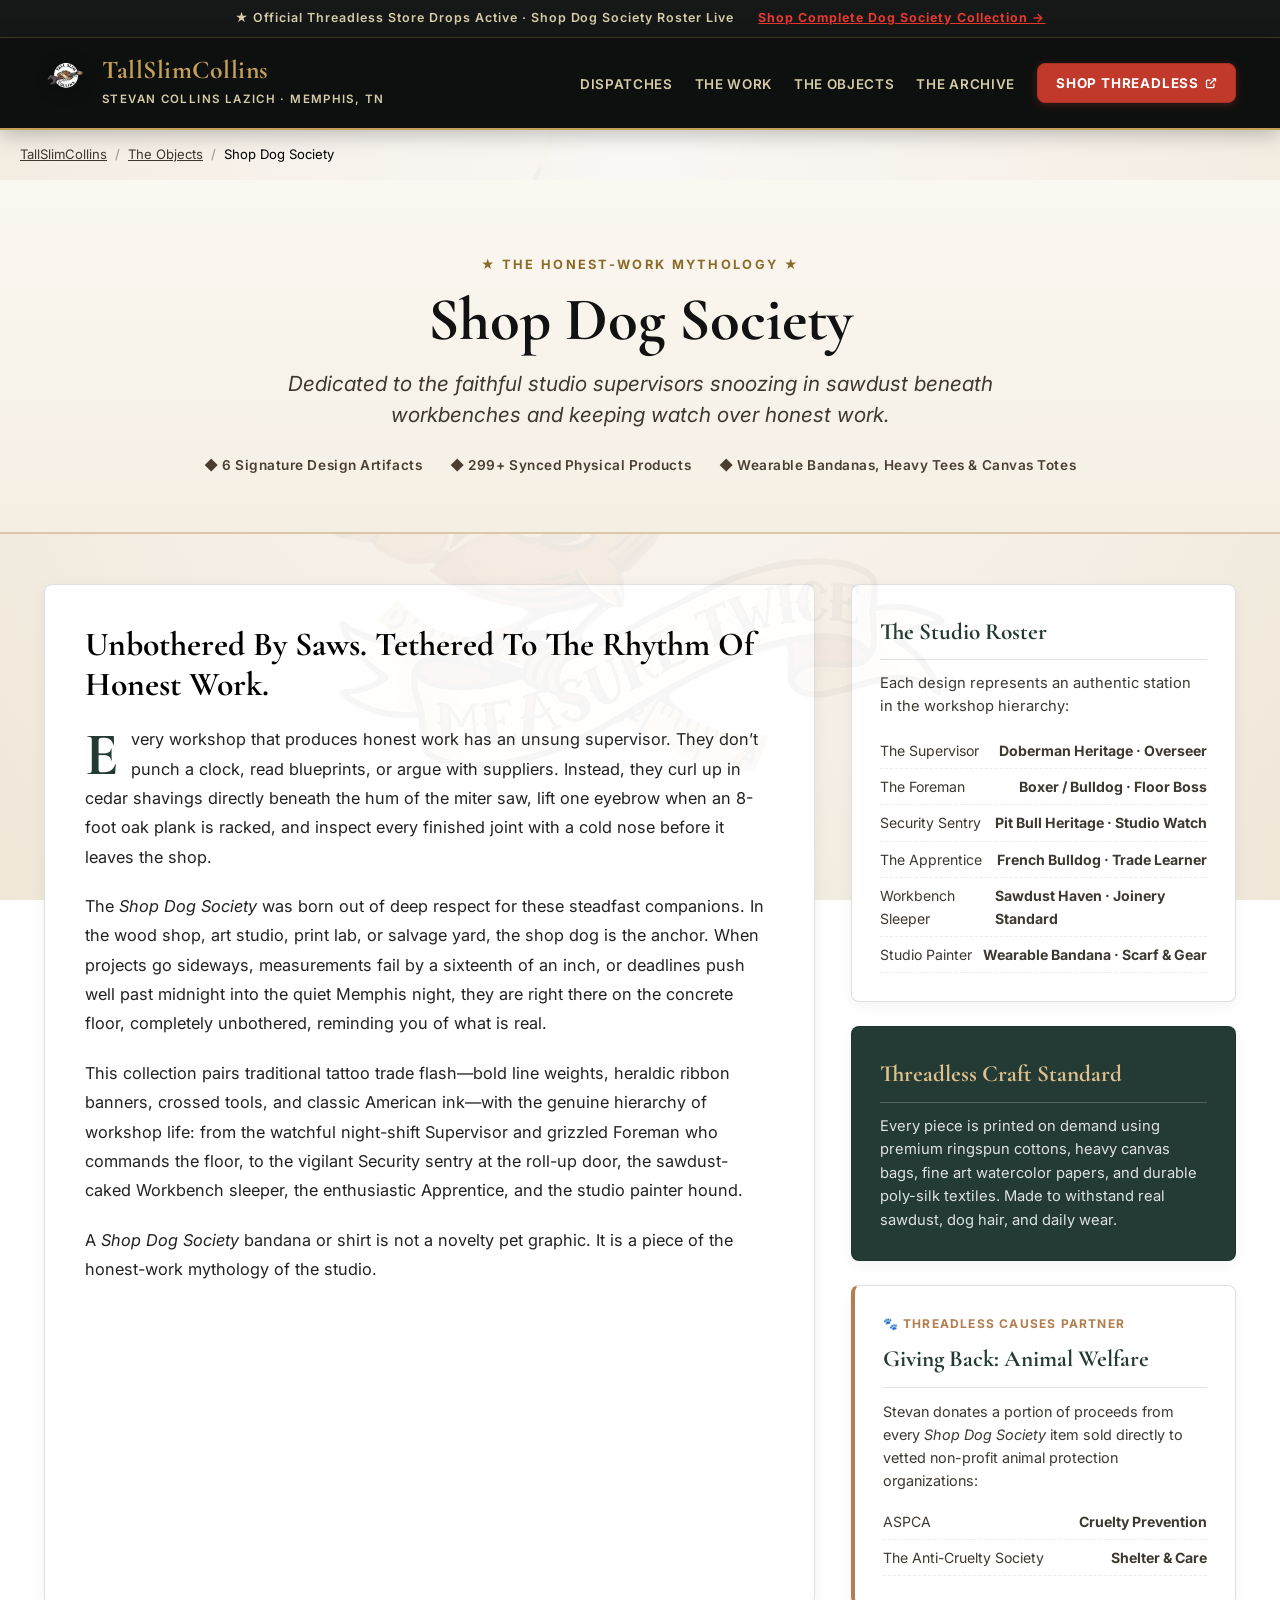
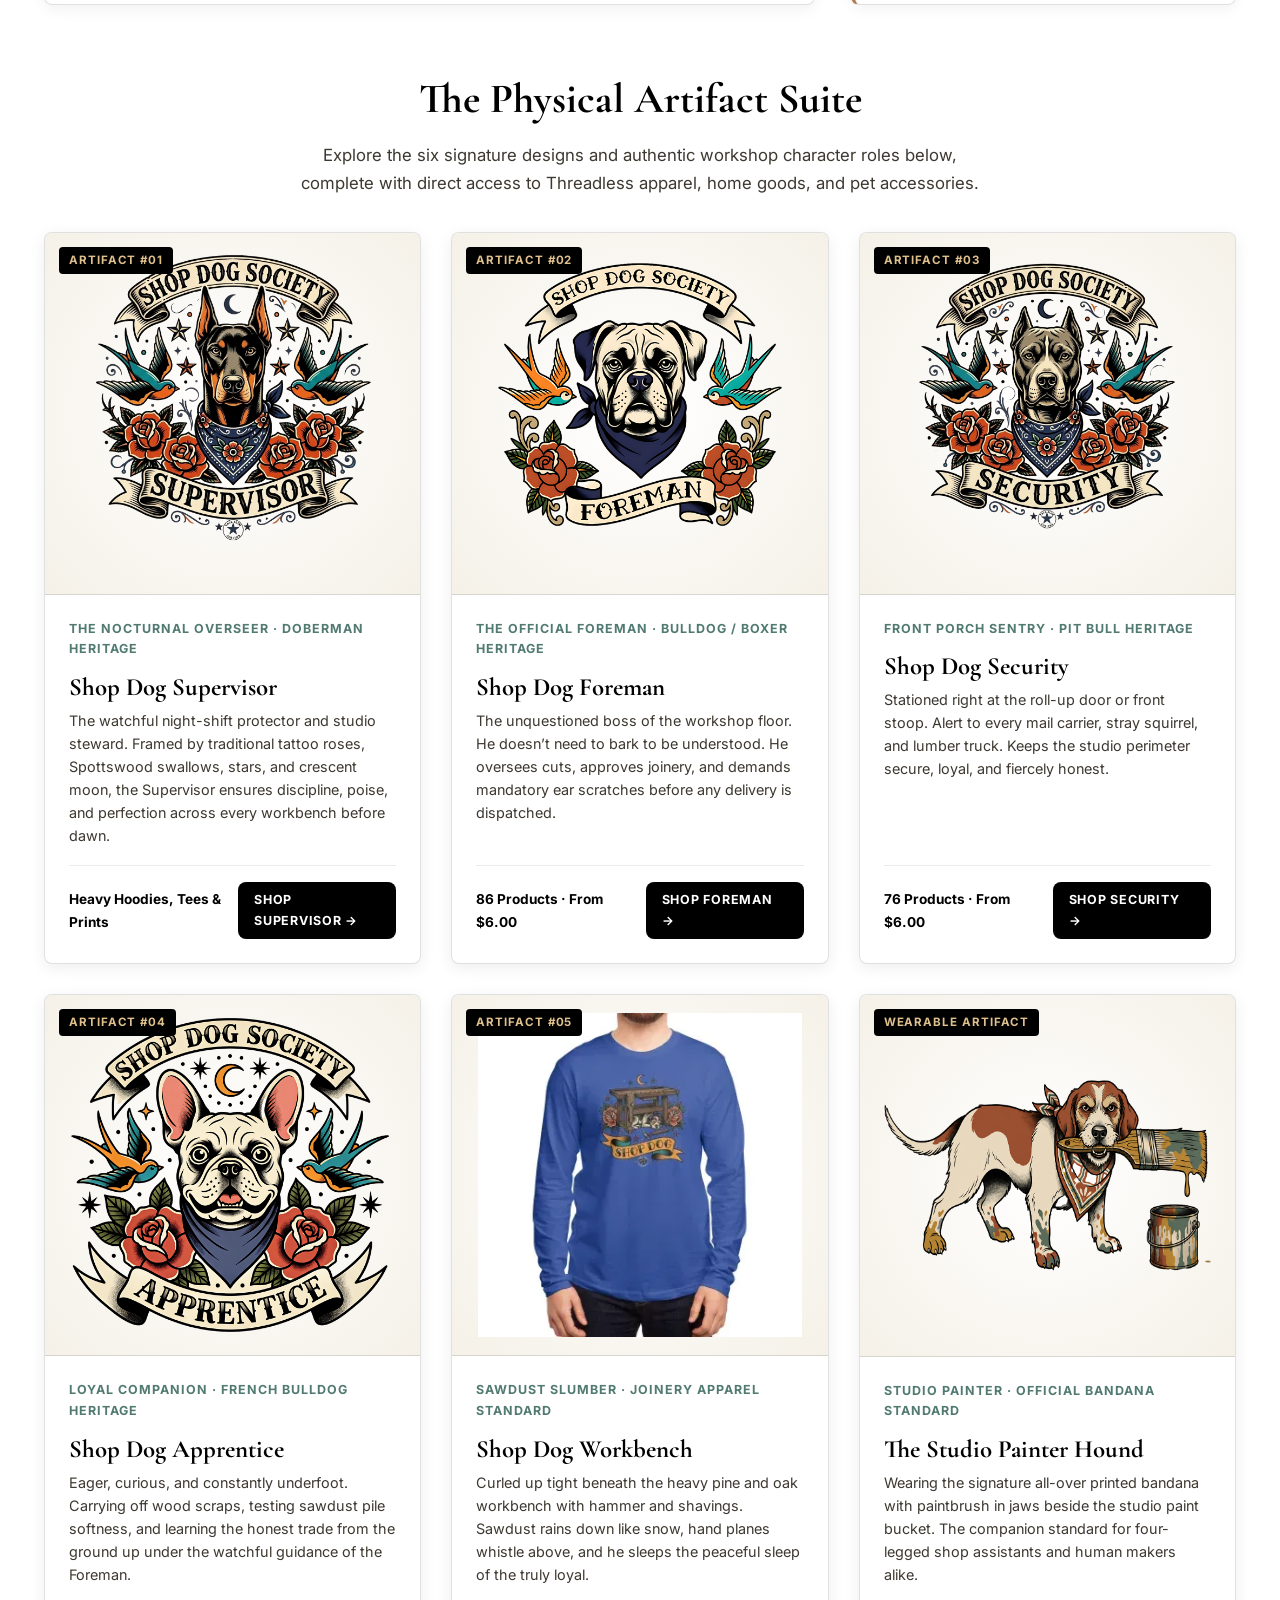
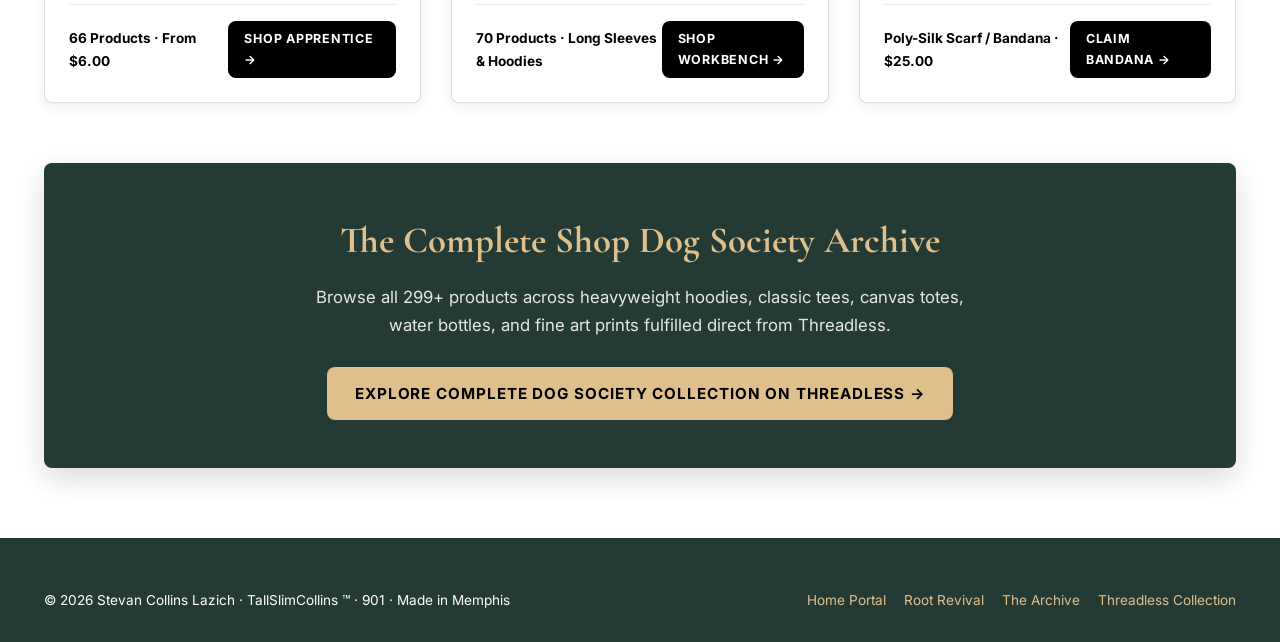
<file: collection-shop-dog.html>
﻿<!DOCTYPE html>
<html lang="en">
<head>
  <meta charset="UTF-8">
  <meta name="viewport" content="width=device-width, initial-scale=1.0">
  <title>Shop Dog Society: The Honest-Work Mythology — TallSlimCollins</title>
  <meta property="og:type" content="website">
  <meta property="og:url" content="https://tallslimcollins.com/collection-shop-dog.html">
  <meta property="og:image" content="https://tallslimcollins.com/assets/logos/tallslimcollins-share-card-2026.jpg?v=7">
  <meta name="twitter:card" content="summary_large_image">
  <meta name="twitter:image" content="https://tallslimcollins.com/assets/logos/tallslimcollins-share-card-2026.jpg?v=7">
  <link rel="icon" type="image/png" sizes="192x192" href="assets/logos/favicon-192.png">
  <link rel="apple-touch-icon" href="assets/logos/favicon-192.png">
  <meta name="description" content="Dedicated to the faithful studio supervisors snoozing in sawdust beneath workbenches and keeping watch over honest work. Wearable artifacts and bandannas fulfilled via Threadless.">
  
  <meta property="og:title" content="Shop Dog Society: The Honest-Work Mythology — TallSlimCollins">
  <meta property="og:description" content="Dedicated to the faithful studio supervisors snoozing in sawdust beneath workbenches and keeping watch over honest work.">
  <meta property="og:type" content="article">

  <link rel="preconnect" href="https://fonts.googleapis.com">
  <link rel="preconnect" href="https://fonts.gstatic.com" crossorigin>
  <link href="https://fonts.googleapis.com/css2?family=Cormorant+Garamond:ital,wght@0,400;0,600;0,700;1,400;1,600&family=Inter:wght@300;400;500;600;700&display=swap" rel="stylesheet">

  <style>
    :root {
      --sage: #517A71;
      --sage-dark: #38554E;
      --sage-deep: #243B35;
      --sage-light: #709990;
      --parchment: #DFC08C;
      --parchment-light: #F7EFE1;
      --parchment-deep: #CFAF79;
      --clay: #E5CDC9;
      --clay-tint: #F8EFEF;
      --ink: #000000;
      --charcoal: #1F2825;
      --white: #FFFFFF;
      --wood-amber: #B37D4E;

      --bg-body: #FAF8F5;
      --bg-header: #0E100F;
      --bg-card: #FFFFFF;
      --bg-card-hover: #FFFDF9;
      --text-main: #121212;
      --text-muted: #3D3830;
      --border: rgba(0, 0, 0, 0.12);
      --border-focus: #517A71;
      --radius: 8px;
    }

    * {
      box-sizing: border-box;
      margin: 0;
      padding: 0;
    }

    body {
      font-family: 'Inter', system-ui, -apple-system, sans-serif;
      background-color: #FAF8F5;
      background: radial-gradient(ellipse at 50% 18%, #FAF8F5 0%, #F5EFE6 55%, #EFE7D8 100%);
      background-attachment: fixed;
      color: var(--text-main);
      line-height: 1.65;
      -webkit-font-smoothing: antialiased;
      overflow-x: hidden;
      position: relative;
    }

    body::before {
      content: "";
      position: fixed;
      top: 50%;
      left: 50%;
      transform: translate(-50%, -50%);
      width: 720px;
      height: 720px;
      background: url('assets/trade-flash/swallow-flash-artboard-15.png') no-repeat center center;
      background-size: contain;
      opacity: 0.035;
      pointer-events: none;
      z-index: 0;
    }

    a {
      color: inherit;
      text-decoration: none;
      transition: all 0.2s ease;
    }

    .container {
      max-width: 1240px;
      margin: 0 auto;
      padding: 0 24px;
    }

    /* Top Announcement Bar */
    .top-bar {
      background: #161817;
      color: #D6CCA9;
      font-size: 0.78rem;
      font-weight: 600;
      text-align: center;
      padding: 8px 16px;
      letter-spacing: 0.08em;
      border-bottom: 1px solid rgba(197, 160, 89, 0.25);
      display: flex;
      justify-content: center;
      align-items: center;
      gap: 16px;
      flex-wrap: wrap;
    }

    .top-bar a {
      color: #E6392F;
      text-decoration: underline;
      margin-left: 8px;
      font-weight: 700;
    }

    .top-bar a:hover {
      color: #FF5A4E;
    }

    /* Header */
    header {
      background: #0E100F;
      color: #FFFFFF;
      border-bottom: 2px solid #C5A059;
      padding: 18px 0;
      position: sticky;
      top: 0;
      z-index: 100;
      box-shadow: 0 4px 20px rgba(0, 0, 0, 0.25);
    }

    .nav-inner {
      display: flex;
      justify-content: space-between;
      align-items: center;
    }

    .brand-mark {
      display: flex;
      align-items: center;
      gap: 14px;
    }

    .brand-badge-img {
      width: 44px;
      height: 44px;
      object-fit: contain;
      filter: drop-shadow(0 2px 8px rgba(0,0,0,0.4));
    }

    .brand-title {
      font-family: 'Cormorant Garamond', Georgia, serif;
      font-size: 1.6rem;
      font-weight: 700;
      letter-spacing: 0.02em;
      color: #C5A059;
      display: block;
      line-height: 1.1;
    }

    .brand-subtitle {
      font-size: 0.72rem;
      letter-spacing: 0.12em;
      text-transform: uppercase;
      color: #D6CCA9;
      font-weight: 600;
    }

    nav ul {
      display: flex;
      gap: 22px;
      list-style: none;
      align-items: center;
    }

    nav a {
      font-size: 0.84rem;
      font-weight: 600;
      letter-spacing: 0.05em;
      text-transform: uppercase;
      color: #D6CCA9;
      padding-bottom: 4px;
      border-bottom: 2px solid transparent;
      transition: color 0.2s ease;
    }

    nav a:hover {
      color: #FFFFFF;
      border-bottom-color: #C0392B;
    }

    .nav-cta {
      display: inline-flex;
      align-items: center;
      gap: 6px;
      padding: 8px 18px;
      background: #C0392B;
      border: 1px solid #A93226;
      border-radius: var(--radius);
      color: #FFFFFF !important;
      font-size: 0.84rem !important;
      font-weight: 700;
      text-transform: uppercase;
      letter-spacing: 0.06em;
      transition: all 0.25s ease;
      box-shadow: 0 2px 8px rgba(192, 57, 43, 0.3);
    }

    .nav-cta:hover {
      background: #A93226;
      border-color: #922B21;
      transform: translateY(-1px);
      box-shadow: 0 4px 14px rgba(192, 57, 43, 0.45);
      border-bottom-color: #922B21 !important;
    }

    /* Breadcrumbs */
    .breadcrumb-bar {
      padding: 14px 0;
      font-size: 0.82rem;
      color: var(--text-muted);
      display: flex;
      align-items: center;
      gap: 8px;
    }

    .breadcrumb-bar a {
      text-decoration: underline;
    }

    .breadcrumb-sep {
      opacity: 0.5;
    }

    /* Collection Hero */
    .collection-hero {
      background: linear-gradient(180deg, #FBF8F2 0%, #F5EFE3 100%);
      color: #121212;
      padding: 70px 0 55px;
      border-bottom: 2px solid #D8C8A8;
      text-align: center;
      position: relative;
    }

    .collection-eyebrow {
      font-size: 0.8rem;
      font-weight: 700;
      text-transform: uppercase;
      letter-spacing: 0.18em;
      color: #8C6A28;
      margin-bottom: 12px;
      display: inline-block;
    }

    .collection-hero h1 {
      font-family: 'Cormorant Garamond', Georgia, serif;
      font-size: clamp(2.4rem, 5vw, 3.8rem);
      font-weight: 700;
      line-height: 1.1;
      margin-bottom: 14px;
      color: #121212;
    }

    .collection-tagline {
      font-size: clamp(1.05rem, 2vw, 1.3rem);
      font-style: italic;
      color: #3D3830;
      max-width: 760px;
      margin: 0 auto 24px;
      line-height: 1.5;
    }

    .hero-stats {
      display: flex;
      justify-content: center;
      gap: 28px;
      flex-wrap: wrap;
      font-size: 0.85rem;
      font-weight: 600;
      letter-spacing: 0.04em;
      color: #4A3E31;
    }

    /* Lore / Story Layout */
    .story-section {
      display: grid;
      grid-template-columns: 2fr 1fr;
      gap: 36px;
      margin: 50px 0;
    }

    @media (max-width: 900px) {
      .story-section {
        grid-template-columns: 1fr;
      }
    }

    .story-card-box {
      background: var(--bg-card);
      border: 1px solid var(--border);
      border-radius: var(--radius);
      padding: 40px;
      box-shadow: 0 4px 16px rgba(0, 0, 0, 0.06);
    }

    .story-card-box h2 {
      font-family: 'Cormorant Garamond', Georgia, serif;
      font-size: 2.1rem;
      line-height: 1.2;
      margin-bottom: 20px;
      color: var(--ink);
    }

    .story-card-box p {
      font-size: 1.02rem;
      color: #222222;
      line-height: 1.8;
      margin-bottom: 20px;
    }

    .drop-cap::first-letter {
      font-family: 'Cormorant Garamond', Georgia, serif;
      font-size: 3.8rem;
      float: left;
      line-height: 0.8;
      margin-right: 12px;
      margin-top: 6px;
      color: var(--sage-deep);
      font-weight: 700;
    }

    .lore-sidebar {
      display: flex;
      flex-direction: column;
      gap: 24px;
    }

    .sidebar-card {
      background: var(--bg-card);
      border: 1px solid var(--border);
      border-radius: var(--radius);
      padding: 28px;
      box-shadow: 0 4px 14px rgba(0, 0, 0, 0.05);
    }

    .sidebar-card h3 {
      font-family: 'Cormorant Garamond', Georgia, serif;
      font-size: 1.45rem;
      margin-bottom: 12px;
      color: var(--sage-deep);
      border-bottom: 1px solid var(--border);
      padding-bottom: 8px;
    }

    .sidebar-card p {
      font-size: 0.92rem;
      color: var(--text-muted);
      line-height: 1.6;
      margin-bottom: 14px;
    }

    .sidebar-card ul {
      list-style: none;
      font-size: 0.88rem;
      color: var(--text-muted);
    }

    .sidebar-card li {
      padding: 6px 0;
      border-bottom: 1px dashed rgba(0, 0, 0, 0.08);
      display: flex;
      justify-content: space-between;
    }

    /* Roster Grid */
    .roster-header {
      text-align: center;
      margin: 60px 0 35px;
    }

    .roster-header h2 {
      font-family: 'Cormorant Garamond', Georgia, serif;
      font-size: 2.6rem;
      color: var(--ink);
      margin-bottom: 8px;
    }

    .roster-header p {
      font-size: 1.05rem;
      color: var(--text-muted);
      max-width: 680px;
      margin: 0 auto;
    }

    .roster-grid {
      display: grid;
      grid-template-columns: repeat(auto-fit, minmax(320px, 1fr));
      gap: 30px;
      margin-bottom: 60px;
    }

    .artifact-piece-card {
      background: var(--bg-card);
      border: 1px solid var(--border);
      border-radius: var(--radius);
      overflow: hidden;
      display: flex;
      flex-direction: column;
      box-shadow: 0 4px 16px rgba(0, 0, 0, 0.07);
      transition: transform 0.2s ease, box-shadow 0.2s ease;
    }

    .artifact-piece-card:hover {
      transform: translateY(-4px);
      box-shadow: 0 10px 26px rgba(0, 0, 0, 0.12);
    }

    .piece-image-wrap {
      background: radial-gradient(circle at center, #FFFFFF 0%, #F5F1E8 100%);
      position: relative;
      padding-top: 96%;
      overflow: hidden;
      border-bottom: 1px solid var(--border);
    }

    .piece-image-wrap img {
      position: absolute;
      top: 0;
      left: 0;
      width: 100%;
      height: 100%;
      object-fit: contain;
      padding: 18px;
      transition: transform 0.3s ease;
    }

    .artifact-piece-card:hover .piece-image-wrap img {
      transform: scale(1.04);
    }

    .piece-badge-overlay {
      position: absolute;
      top: 14px;
      left: 14px;
      background: var(--ink);
      color: var(--parchment);
      font-size: 0.72rem;
      font-weight: 700;
      text-transform: uppercase;
      letter-spacing: 0.08em;
      padding: 4px 10px;
      border-radius: 4px;
      z-index: 2;
    }

    .piece-content {
      padding: 24px;
      display: flex;
      flex-direction: column;
      flex: 1;
      justify-content: space-between;
    }

    .piece-content h3 {
      font-family: 'Cormorant Garamond', Georgia, serif;
      font-size: 1.55rem;
      line-height: 1.25;
      margin-bottom: 6px;
      color: var(--ink);
    }

    .piece-role {
      font-size: 0.78rem;
      font-weight: 700;
      text-transform: uppercase;
      letter-spacing: 0.08em;
      color: var(--sage);
      margin-bottom: 12px;
      display: block;
    }

    .piece-content p {
      font-size: 0.9rem;
      color: var(--text-muted);
      line-height: 1.6;
      margin-bottom: 18px;
    }

    .piece-footer {
      display: flex;
      justify-content: space-between;
      align-items: center;
      border-top: 1px solid rgba(0, 0, 0, 0.08);
      padding-top: 16px;
    }

    .piece-price {
      font-size: 0.85rem;
      font-weight: 700;
      color: var(--ink);
    }

    .btn-piece-buy {
      display: inline-flex;
      align-items: center;
      gap: 6px;
      padding: 8px 16px;
      background: var(--ink);
      color: #FFFFFF;
      font-size: 0.78rem;
      font-weight: 700;
      text-transform: uppercase;
      letter-spacing: 0.06em;
      border-radius: var(--radius);
      transition: all 0.2s ease;
    }

    .btn-piece-buy:hover {
      background: var(--sage);
      transform: translateY(-1px);
    }

    /* Master Collection Banner */
    .master-cta-banner {
      background: var(--sage-deep);
      color: #FFFFFF;
      border-radius: var(--radius);
      padding: 48px 36px;
      text-align: center;
      margin-bottom: 70px;
      box-shadow: 0 10px 30px rgba(0, 0, 0, 0.15);
    }

    .master-cta-banner h3 {
      font-family: 'Cormorant Garamond', Georgia, serif;
      font-size: 2.3rem;
      color: var(--parchment);
      margin-bottom: 12px;
    }

    .master-cta-banner p {
      font-size: 1.05rem;
      color: rgba(255, 255, 255, 0.88);
      max-width: 680px;
      margin: 0 auto 28px;
      line-height: 1.65;
    }

    .btn-master-shop {
      display: inline-flex;
      align-items: center;
      gap: 8px;
      background: var(--parchment);
      color: var(--ink);
      font-weight: 700;
      font-size: 0.95rem;
      padding: 14px 28px;
      border-radius: var(--radius);
      text-transform: uppercase;
      letter-spacing: 0.06em;
      transition: all 0.2s ease;
    }

    .btn-master-shop:hover {
      background: #FFFFFF;
      transform: translateY(-2px);
      box-shadow: 0 6px 16px rgba(0, 0, 0, 0.2);
    }

    /* Footer */
    footer {
      border-top: 1px solid rgba(0, 0, 0, 0.15);
      padding: 50px 0 30px;
      background: var(--sage-deep);
      color: #FFFFFF;
      font-size: 0.85rem;
    }

    .footer-content {
      display: flex;
      justify-content: space-between;
      align-items: center;
      flex-wrap: wrap;
      gap: 20px;
    }

    .footer-content a {
      color: var(--parchment);
    }

    .footer-content a:hover {
      color: #FFFFFF;
    }
  </style>
</head>
<body>

  <!-- Top Announcement Bar -->
  <div class="top-bar">
    ★ Official Threadless Store Drops Active · Shop Dog Society Roster Live
    <a href="https://tallslimcollins.threadless.com/collections/shop-dog-society-by-tallslimcollins" target="_blank" rel="noopener">Shop Complete Dog Society Collection →</a>
  </div>

  <!-- Navigation -->
  <header>
    <div class="container nav-inner">
      <div class="brand-mark">
        <a href="index.html" style="display: flex; align-items: center; gap: 14px;">
          <img src="assets/tsc-wrench-brush-rose-badge.png" alt="TallSlimCollins Tattoo Seal" class="brand-badge-img">
          <div class="brand-text">
            <span class="brand-title">TallSlimCollins</span>
            <span class="brand-subtitle">Stevan Collins Lazich · Memphis, TN</span>
          </div>
        </a>
      </div>
      <nav>
        <ul>
          <li><a href="index.html#hero-release">Dispatches</a></li>
          <li><a href="index.html#counter-1">The Work</a></li>
          <li><a href="index.html#counter-2">The Objects</a></li>
          <li><a href="timeline-dossier.html">The Archive</a></li>
          <li><a href="https://tallslimcollins.threadless.com" target="_blank" rel="noopener" class="nav-cta">
            Shop Threadless
            <svg width="12" height="12" viewBox="0 0 24 24" fill="none" stroke="currentColor" stroke-width="2.5"><path d="M18 13v6a2 2 0 0 1-2 2H5a2 2 0 0 1-2-2V8a2 2 0 0 1 2-2h6"></path><polyline points="15 3 21 3 21 9"></polyline><line x1="10" y1="14" x2="21" y2="3"></line></svg>
          </a></li>
        </ul>
      </nav>
    </div>
  </header>

  <!-- Breadcrumbs -->
  <div class="container breadcrumb-bar">
    <a href="index.html">TallSlimCollins</a>
    <span class="breadcrumb-sep">/</span>
    <a href="index.html#counter-2">The Objects</a>
    <span class="breadcrumb-sep">/</span>
    <span style="color: var(--ink);">Shop Dog Society</span>
  </div>

  <!-- Collection Hero -->
  <section class="collection-hero">
    <div class="container">
      <span class="collection-eyebrow">★ The Honest-Work Mythology ★</span>
      <h1>Shop Dog Society</h1>
      <p class="collection-tagline">Dedicated to the faithful studio supervisors snoozing in sawdust beneath workbenches and keeping watch over honest work.</p>
      <div class="hero-stats">
        <span>◆ 6 Signature Design Artifacts</span>
        <span>◆ 299+ Synced Physical Products</span>
        <span>◆ Wearable Bandanas, Heavy Tees &amp; Canvas Totes</span>
      </div>
    </div>
  </section>

  <!-- Story & Lore Section -->
  <main class="container">
    <section class="story-section">
      
      <!-- The Collection Origin Story -->
      <article class="story-card-box">
        <h2>Unbothered By Saws. Tethered To The Rhythm Of Honest Work.</h2>
        
        <p class="drop-cap">
          Every workshop that produces honest work has an unsung supervisor. They don’t punch a clock, read blueprints, or argue with suppliers. Instead, they curl up in cedar shavings directly beneath the hum of the miter saw, lift one eyebrow when an 8-foot oak plank is racked, and inspect every finished joint with a cold nose before it leaves the shop.
        </p>

        <p>
          The <em>Shop Dog Society</em> was born out of deep respect for these steadfast companions. In the wood shop, art studio, print lab, or salvage yard, the shop dog is the anchor. When projects go sideways, measurements fail by a sixteenth of an inch, or deadlines push well past midnight into the quiet Memphis night, they are right there on the concrete floor, completely unbothered, reminding you of what is real.
        </p>

        <p>
          This collection pairs traditional tattoo trade flash—bold line weights, heraldic ribbon banners, crossed tools, and classic American ink—with the genuine hierarchy of workshop life: from the watchful night-shift Supervisor and grizzled Foreman who commands the floor, to the vigilant Security sentry at the roll-up door, the sawdust-caked Workbench sleeper, the enthusiastic Apprentice, and the studio painter hound.
        </p>

        <p>
          A <em>Shop Dog Society</em> bandana or shirt is not a novelty pet graphic. It is a piece of the honest-work mythology of the studio.
        </p>
      </article>

      <!-- Sidebar Lore & Details -->
      <aside class="lore-sidebar">
        <div class="sidebar-card">
          <h3>The Studio Roster</h3>
          <p>Each design represents an authentic station in the workshop hierarchy:</p>
          <ul>
            <li><span>The Supervisor</span> <strong>Doberman Heritage · Overseer</strong></li>
            <li><span>The Foreman</span> <strong>Boxer / Bulldog · Floor Boss</strong></li>
            <li><span>Security Sentry</span> <strong>Pit Bull Heritage · Studio Watch</strong></li>
            <li><span>The Apprentice</span> <strong>French Bulldog · Trade Learner</strong></li>
            <li><span>Workbench Sleeper</span> <strong>Sawdust Haven · Joinery Standard</strong></li>
            <li><span>Studio Painter</span> <strong>Wearable Bandana · Scarf &amp; Gear</strong></li>
          </ul>
        </div>

        <div class="sidebar-card" style="background: var(--sage-deep); color: #FFFFFF;">
          <h3 style="color: var(--parchment); border-bottom-color: rgba(255,255,255,0.2);">Threadless Craft Standard</h3>
          <p style="color: rgba(255,255,255,0.85); margin-bottom: 0;">
            Every piece is printed on demand using premium ringspun cottons, heavy canvas bags, fine art watercolor papers, and durable poly-silk textiles. Made to withstand real sawdust, dog hair, and daily wear.
          </p>
        </div>

        <!-- Threadless Causes Partner -->
        <div class="sidebar-card" style="border-left: 4px solid var(--wood-amber);">
          <div style="font-size: 0.75rem; font-weight: 700; letter-spacing: 0.1em; text-transform: uppercase; color: var(--wood-amber); margin-bottom: 6px;">
            🐾 Threadless Causes Partner
          </div>
          <h3>Giving Back: Animal Welfare</h3>
          <p style="margin-bottom: 12px; font-size: 0.9rem; color: var(--text-muted);">
            Stevan donates a portion of proceeds from every <em>Shop Dog Society</em> item sold directly to vetted non-profit animal protection organizations:
          </p>
          <ul>
            <li><span>ASPCA</span> <strong>Cruelty Prevention</strong></li>
            <li><span>The Anti-Cruelty Society</span> <strong>Shelter &amp; Care</strong></li>
          </ul>
        </div>
      </aside>

    </section>

    <!-- Artifact Roster Section -->
    <div class="roster-header">
      <h2>The Physical Artifact Suite</h2>
      <p>Explore the six signature designs and authentic workshop character roles below, complete with direct access to Threadless apparel, home goods, and pet accessories.</p>
    </div>

    <div class="roster-grid">

      <!-- Artifact 1: Supervisor -->
      <div class="artifact-piece-card">
        <div class="piece-image-wrap">
          <span class="piece-badge-overlay">Artifact #01</span>
          <img src="assets/shop-dog/shop-dog-supervisor.png" alt="Shop Dog Society Supervisor Doberman Artwork" loading="lazy">
        </div>
        <div class="piece-content">
          <div>
            <span class="piece-role">The Nocturnal Overseer · Doberman Heritage</span>
            <h3>Shop Dog Supervisor</h3>
            <p>The watchful night-shift protector and studio steward. Framed by traditional tattoo roses, Spottswood swallows, stars, and crescent moon, the Supervisor ensures discipline, poise, and perfection across every workbench before dawn.</p>
          </div>
          <div class="piece-footer">
            <span class="piece-price">Heavy Hoodies, Tees &amp; Prints</span>
            <a href="https://tallslimcollins.threadless.com/collections/shop-dog-society-by-tallslimcollins" target="_blank" rel="noopener" class="btn-piece-buy">Shop Supervisor →</a>
          </div>
        </div>
      </div>

      <!-- Artifact 2: Foreman -->
      <div class="artifact-piece-card">
        <div class="piece-image-wrap">
          <span class="piece-badge-overlay">Artifact #02</span>
          <img src="assets/shop-dog/shop-dog-foreman.png" alt="Shop Dog Society Foreman Artwork" loading="lazy">
        </div>
        <div class="piece-content">
          <div>
            <span class="piece-role">The Official Foreman · Bulldog / Boxer Heritage</span>
            <h3>Shop Dog Foreman</h3>
            <p>The unquestioned boss of the workshop floor. He doesn’t need to bark to be understood. He oversees cuts, approves joinery, and demands mandatory ear scratches before any delivery is dispatched.</p>
          </div>
          <div class="piece-footer">
            <span class="piece-price">86 Products · From $6.00</span>
            <a href="https://tallslimcollins.threadless.com/designs/foreman-shop-dog-society-tallslimcollins" target="_blank" rel="noopener" class="btn-piece-buy">Shop Foreman →</a>
          </div>
        </div>
      </div>

      <!-- Artifact 3: Security -->
      <div class="artifact-piece-card">
        <div class="piece-image-wrap">
          <span class="piece-badge-overlay">Artifact #03</span>
          <img src="assets/shop-dog/shop-dog-security.png" alt="Shop Dog Society Security Pit Bull Artwork" loading="lazy">
        </div>
        <div class="piece-content">
          <div>
            <span class="piece-role">Front Porch Sentry · Pit Bull Heritage</span>
            <h3>Shop Dog Security</h3>
            <p>Stationed right at the roll-up door or front stoop. Alert to every mail carrier, stray squirrel, and lumber truck. Keeps the studio perimeter secure, loyal, and fiercely honest.</p>
          </div>
          <div class="piece-footer">
            <span class="piece-price">76 Products · From $6.00</span>
            <a href="https://tallslimcollins.threadless.com/designs/shop-dog-society-security-tallslimcollins" target="_blank" rel="noopener" class="btn-piece-buy">Shop Security →</a>
          </div>
        </div>
      </div>

      <!-- Artifact 4: Apprentice -->
      <div class="artifact-piece-card">
        <div class="piece-image-wrap">
          <span class="piece-badge-overlay">Artifact #04</span>
          <img src="assets/shop-dog/shop-dog-apprentice.png" alt="Shop Dog Society Apprentice French Bulldog Artwork" loading="lazy">
        </div>
        <div class="piece-content">
          <div>
            <span class="piece-role">Loyal Companion · French Bulldog Heritage</span>
            <h3>Shop Dog Apprentice</h3>
            <p>Eager, curious, and constantly underfoot. Carrying off wood scraps, testing sawdust pile softness, and learning the honest trade from the ground up under the watchful guidance of the Foreman.</p>
          </div>
          <div class="piece-footer">
            <span class="piece-price">66 Products · From $6.00</span>
            <a href="https://tallslimcollins.threadless.com/designs/shop-dog-society-apprentice-by-tallslimcollins" target="_blank" rel="noopener" class="btn-piece-buy">Shop Apprentice →</a>
          </div>
        </div>
      </div>

      <!-- Artifact 5: Workbench -->
      <div class="artifact-piece-card">
        <div class="piece-image-wrap">
          <span class="piece-badge-overlay">Artifact #05</span>
          <img src="assets/shop-dog/shop-dog-workbench-shirt.webp" alt="Shop Dog Workbench Long Sleeve Shirt" loading="lazy">
        </div>
        <div class="piece-content">
          <div>
            <span class="piece-role">Sawdust Slumber · Joinery Apparel Standard</span>
            <h3>Shop Dog Workbench</h3>
            <p>Curled up tight beneath the heavy pine and oak workbench with hammer and shavings. Sawdust rains down like snow, hand planes whistle above, and he sleeps the peaceful sleep of the truly loyal.</p>
          </div>
          <div class="piece-footer">
            <span class="piece-price">70 Products · Long Sleeves &amp; Hoodies</span>
            <a href="https://tallslimcollins.threadless.com/designs/shop-dog-workbench-by-tallslimcollins-shop-dog-society" target="_blank" rel="noopener" class="btn-piece-buy">Shop Workbench →</a>
          </div>
        </div>
      </div>

      <!-- Artifact 6: The Studio Painter Hound & Bandana -->
      <div class="artifact-piece-card">
        <div class="piece-image-wrap">
          <span class="piece-badge-overlay">Wearable Artifact</span>
          <img src="assets/shop-dog/shop-dog-studio-painter.png" alt="Shop Dog Society Studio Painter Hound with Bandana" loading="lazy">
        </div>
        <div class="piece-content">
          <div>
            <span class="piece-role">Studio Painter · Official Bandana Standard</span>
            <h3>The Studio Painter Hound</h3>
            <p>Wearing the signature all-over printed bandana with paintbrush in jaws beside the studio paint bucket. The companion standard for four-legged shop assistants and human makers alike.</p>
          </div>
          <div class="piece-footer">
            <span class="piece-price">Poly-Silk Scarf / Bandana · $25.00</span>
            <a href="https://tallslimcollins.threadless.com/designs/shop-dog-bandana" target="_blank" rel="noopener" class="btn-piece-buy">Claim Bandana →</a>
          </div>
        </div>
      </div>

    </div>

    <!-- Master Collection Banner CTA -->
    <div class="master-cta-banner">
      <h3>The Complete Shop Dog Society Archive</h3>
      <p>Browse all 299+ products across heavyweight hoodies, classic tees, canvas totes, water bottles, and fine art prints fulfilled direct from Threadless.</p>
      <a href="https://tallslimcollins.threadless.com/collections/shop-dog-society-by-tallslimcollins" target="_blank" rel="noopener" class="btn-master-shop">
        Explore Complete Dog Society Collection on Threadless →
      </a>
    </div>

  </main>

  <!-- Footer -->
  <footer>
    <div class="container footer-content">
      <div>
        &copy; 2026 Stevan Collins Lazich · TallSlimCollins &trade; · 901 · Made in Memphis
      </div>
      <div>
        <a href="index.html" style="margin-right: 14px;">Home Portal</a>
        <a href="collection-root-revival.html" style="margin-right: 14px;">Root Revival</a>
        <a href="timeline-dossier.html" style="margin-right: 14px;">The Archive</a>
        <a href="https://tallslimcollins.threadless.com/collections/shop-dog-society-by-tallslimcollins" target="_blank" rel="noopener">Threadless Collection</a>
      </div>
    </div>
  </footer>

</body>
</html>
</file>
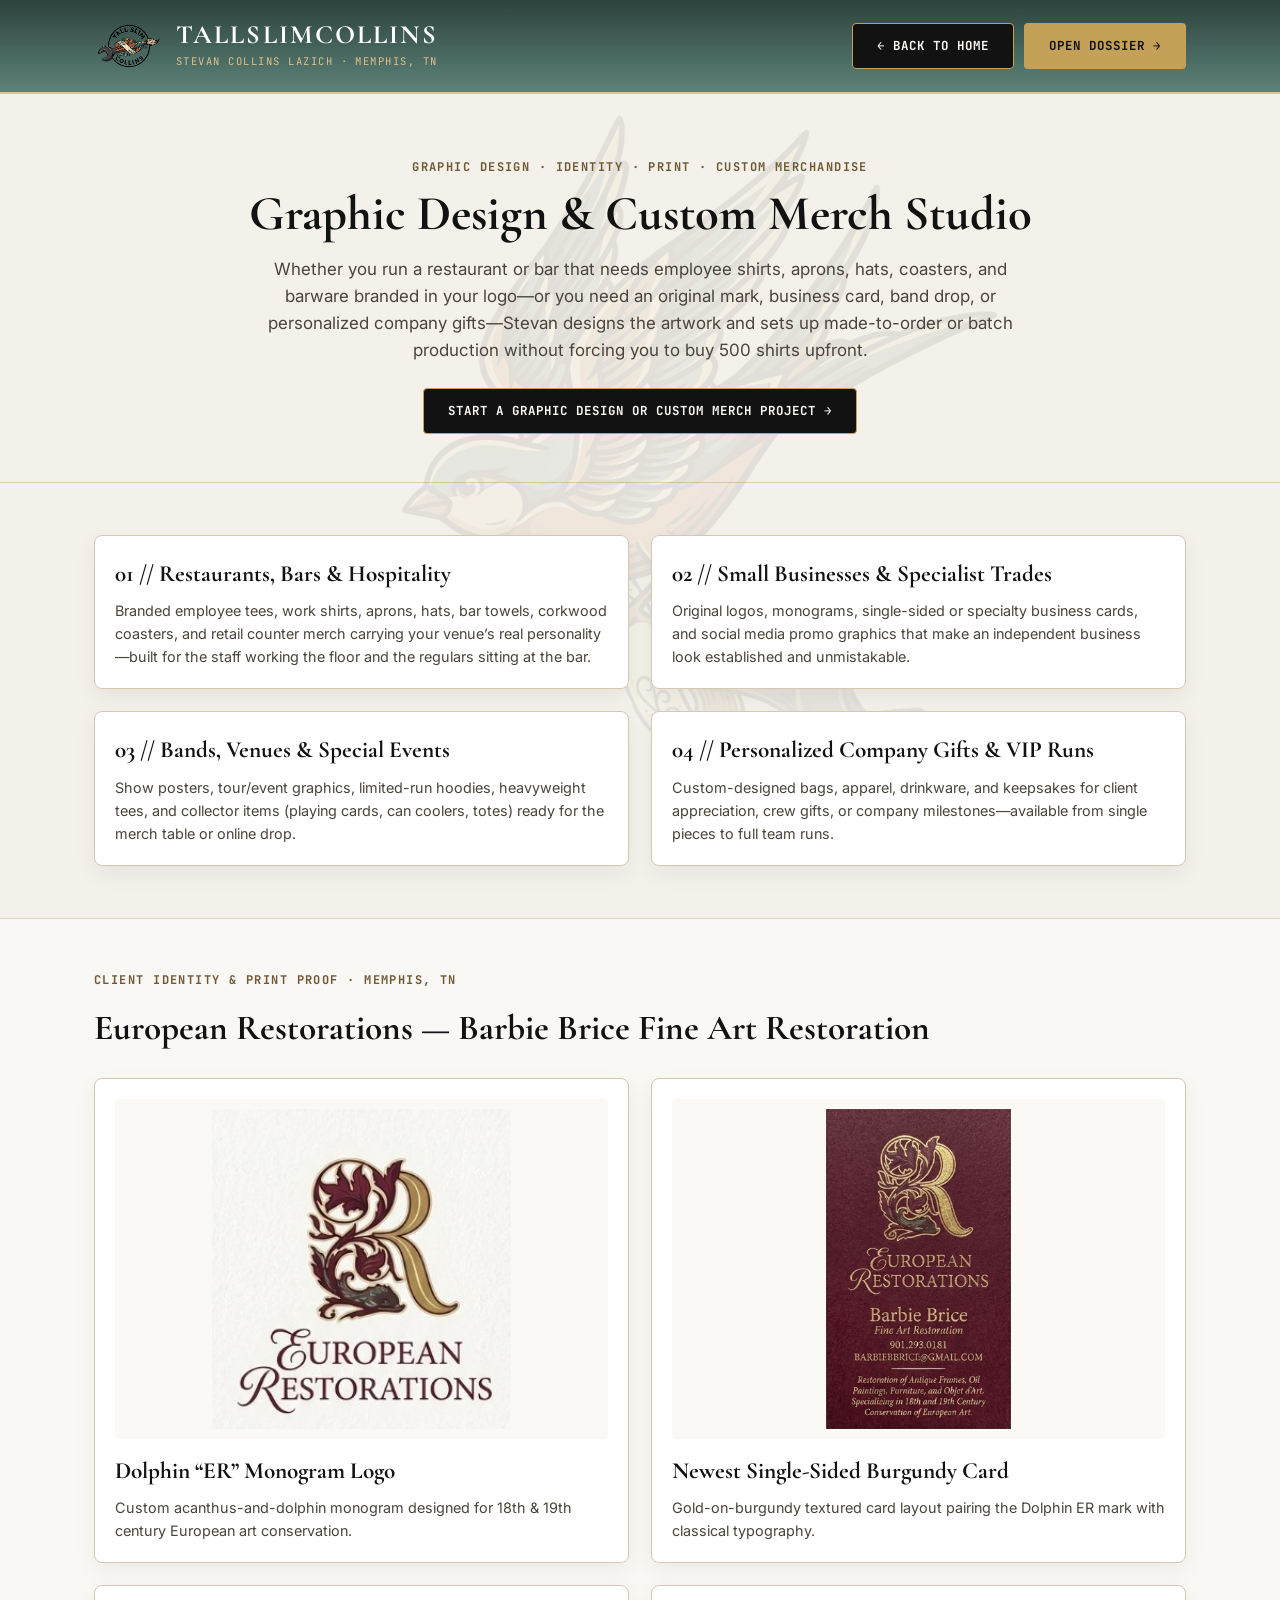
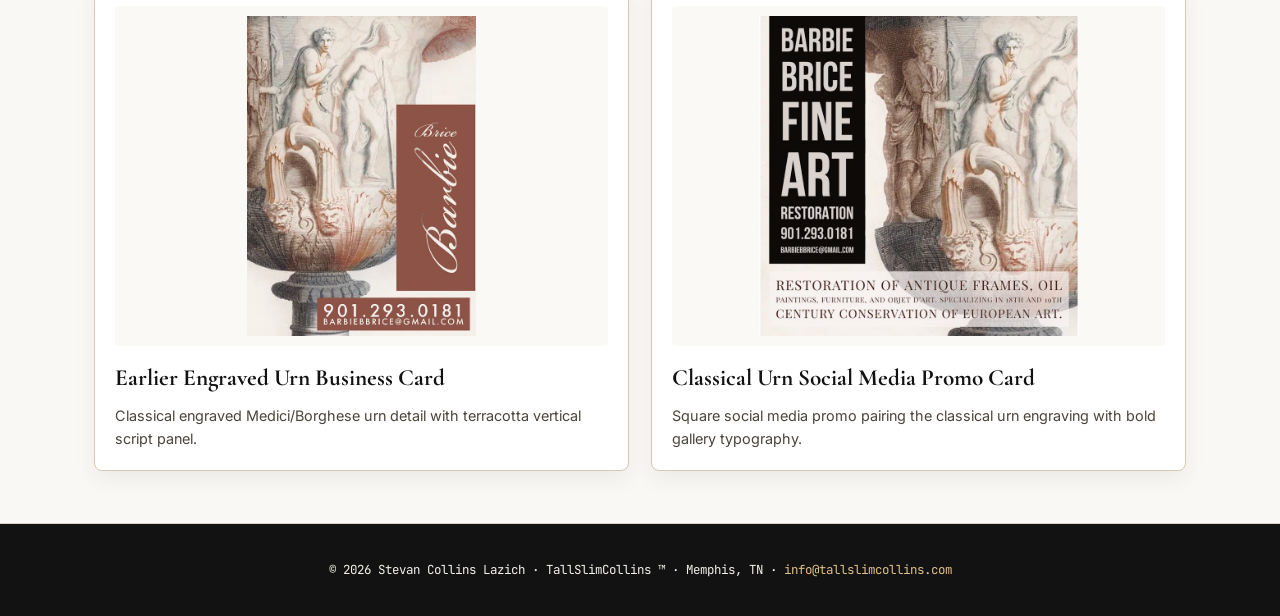
<file: custom-merch-design.html>
﻿<!DOCTYPE html>
<html lang="en">
<head>
  <meta charset="UTF-8">
  <meta name="viewport" content="width=device-width, initial-scale=1.0">
  <title>Graphic Design & Custom Merch Studio | TallSlimCollins · Memphis, TN</title>
  <meta name="description" content="Original logos, business cards, social media promos, branded employee uniforms/aprons/shirts, barware, band merch, and personalized company gifts by Stevan Collins Lazich in Memphis, TN.">
  <link rel="canonical" href="https://tallslimcollins.com/custom-merch-design.html">
  <link rel="icon" type="image/png" sizes="192x192" href="assets/logos/favicon-192.png">
  <link rel="apple-touch-icon" href="assets/logos/favicon-192.png">
  <meta property="og:type" content="website">
  <meta property="og:site_name" content="TallSlimCollins">
  <meta property="og:url" content="https://tallslimcollins.com/custom-merch-design.html">
  <meta property="og:title" content="Graphic Design & Custom Merch Studio | TallSlimCollins · Memphis, TN">
  <meta property="og:description" content="Custom visual identity, print collateral, restaurant & bar employee goods, band merch, and personalized company gifts.">
  <meta property="og:image" content="https://tallslimcollins.com/assets/client-design/barbie-brice-burgundy-card-approved.png">
  <meta name="twitter:card" content="summary_large_image">
  <meta name="twitter:title" content="Graphic Design & Custom Merch Studio | TallSlimCollins · Memphis, TN">
  <meta name="twitter:description" content="Custom visual identity, print collateral, restaurant & bar employee goods, band merch, and personalized company gifts.">
  <meta name="twitter:image" content="https://tallslimcollins.com/assets/client-design/barbie-brice-burgundy-card-approved.png">
  <script type="application/ld+json">
  {
    "@context": "https://schema.org",
    "@type": "Service",
    "name": "Graphic Design & Custom Merchandise Studio",
    "provider": {
      "@type": "Person",
      "name": "Stevan Collins Lazich",
      "email": "info@tallslimcollins.com",
      "url": "https://tallslimcollins.com/"
    },
    "areaServed": "Memphis, TN and US",
    "url": "https://tallslimcollins.com/custom-merch-design.html",
    "image": "https://tallslimcollins.com/assets/client-design/barbie-brice-burgundy-card-approved.png",
    "description": "Custom visual identity, logos, business cards, social media promos, branded employee uniforms for restaurants and bars, band merch, and personalized company gifts."
  }
  </script>
  <link rel="preconnect" href="https://fonts.googleapis.com">
  <link rel="preconnect" href="https://fonts.gstatic.com" crossorigin>
  <link href="https://fonts.googleapis.com/css2?family=Cormorant+Garamond:ital,wght@0,500;0,600;0,700;1,400&family=Inter:wght@400;500;600;700&family=JetBrains+Mono:wght@500;700&display=swap" rel="stylesheet">
  <style>
    :root {
      --paper-bg: #F4F1EA;
      --ink-dark: #121212;
      --text-muted: #4A443B;
      --c1-sage: #517A71;
      --c1-gold: #DFC08C;
      --line-gold: #C5A059;
      --line-crimson: #C0392B;
      --font-display: 'Cormorant Garamond', Georgia, serif;
      --font-sans: 'Inter', -apple-system, BlinkMacSystemFont, sans-serif;
      --font-mono: 'JetBrains Mono', monospace;
    }
    * { box-sizing: border-box; margin: 0; padding: 0; }
    body { background: var(--paper-bg); color: var(--ink-dark); font-family: var(--font-sans); line-height: 1.6; position: relative; }
    body::before {
      content: ""; position: fixed; top: 52%; left: 50%; transform: translate(-50%, -50%);
      width: 820px; height: 820px;
      background: url('assets/logos/ghost-swallow-wrench-brush.png') no-repeat center center;
      background-size: contain; opacity: 0.075; pointer-events: none; z-index: 0;
    }
    header, section, footer { position: relative; z-index: 1; }
    a { color: inherit; text-decoration: none; }
    img { max-width: 100%; display: block; }
    .container { max-width: 1140px; margin: 0 auto; padding: 0 24px; }
    header { background: linear-gradient(180deg, rgba(36, 59, 53, 0.96) 0%, rgba(81, 122, 113, 0.94) 100%); border-bottom: 2.5px solid var(--c1-gold); padding: 12px 0; position: sticky; top: 0; z-index: 100; }
    .nav-inner { display: flex; justify-content: space-between; align-items: center; gap: 16px; flex-wrap: wrap; }
    .brand-logo-wrap { display: flex; align-items: center; gap: 14px; }
    .brand-logo-wrap img { height: 68px; width: 68px; object-fit: contain; }
    .brand-title-main { font-family: var(--font-display); font-size: 1.65rem; font-weight: 700; letter-spacing: 0.08em; text-transform: uppercase; color: #FFFFFF; display: block; line-height: 1.05; }
    .brand-title-sub { font-family: var(--font-mono); font-size: 0.66rem; letter-spacing: 0.14em; text-transform: uppercase; color: var(--c1-gold); display: block; margin-top: 4px; }
    .btn { display: inline-flex; align-items: center; justify-content: center; gap: 8px; padding: 12px 24px; font-family: var(--font-mono); font-size: 0.78rem; font-weight: 700; text-transform: uppercase; letter-spacing: 0.08em; border-radius: 4px; border: 1.5px solid transparent; cursor: pointer; }
    .btn-gold { background: var(--line-gold); color: #121212; }
    .btn-dark { background: #121212; color: #FAF8F5; border-color: var(--line-gold); }
    .page-hero { padding: 64px 0 48px; border-bottom: 1px solid rgba(197, 160, 89, 0.45); text-align: center; }
    .kicker { font-family: var(--font-mono); font-size: 0.75rem; font-weight: 700; text-transform: uppercase; letter-spacing: 0.12em; color: #6E5835; display: block; margin-bottom: 10px; }
    h1 { font-family: var(--font-display); font-size: clamp(2.2rem, 3.8vw, 3.2rem); line-height: 1.12; margin-bottom: 14px; }
    .lead { max-width: 780px; margin: 0 auto 24px; font-size: 1.06rem; color: var(--text-muted); }
    .section { padding: 52px 0; border-bottom: 1.5px solid #DDD4C3; }
    .grid-3 { display: grid; grid-template-columns: repeat(3, 1fr); gap: 22px; }
    .grid-2 { display: grid; grid-template-columns: repeat(2, 1fr); gap: 22px; }
    @media (max-width: 820px) { .grid-3, .grid-2 { grid-template-columns: 1fr; } }
    .card { background: #FFFFFF; border: 1.5px solid #D5C7B2; border-radius: 8px; overflow: hidden; padding: 20px; box-shadow: 0 8px 22px rgba(0,0,0,0.06); }
    .card img { width: 100%; height: 340px; object-fit: contain; background: #FBF9F5; border-radius: 4px; margin-bottom: 14px; padding: 10px; }
    .card h3 { font-family: var(--font-display); font-size: 1.45rem; margin-bottom: 6px; }
    .card p { font-size: 0.9rem; color: var(--text-muted); }
    footer { background: #121212; color: #F4F1EA; padding: 36px 0; text-align: center; font-family: var(--font-mono); font-size: 0.78rem; }
    @media (max-width: 768px) {
      body::before { width: 90vw; height: 90vw; }
      .brand-logo-wrap img { height: 54px; width: 54px; }
      .brand-title-main { font-size: 1.35rem; }
      .page-hero .btn { width: 100%; }
    }
  </style>
</head>
<body>

  <header>
    <div class="container nav-inner">
      <a href="index.html" class="brand-logo-wrap">
        <img src="assets/logos/tsc-circle-wrench-brush-header.png" alt="TallSlimCollins Official Seal">
        <div>
          <span class="brand-title-main">TallSlimCollins</span>
          <span class="brand-title-sub">Stevan Collins Lazich · Memphis, TN</span>
        </div>
      </a>
      <div style="display: flex; gap: 10px; flex-wrap: wrap;">
        <a href="index.html#counter-5" class="btn btn-dark">&larr; Back to Home</a>
        <a href="timeline-dossier.html" class="btn btn-gold">Open Dossier &rarr;</a>
      </div>
    </div>
  </header>

  <section class="page-hero">
    <div class="container">
      <span class="kicker">Graphic Design · Identity · Print · Custom Merchandise</span>
      <h1>Graphic Design &amp; Custom Merch Studio</h1>
      <p class="lead">
        Whether you run a restaurant or bar that needs employee shirts, aprons, hats, coasters, and barware branded in your logo—or you need an original mark, business card, band drop, or personalized company gifts—Stevan designs the artwork and sets up made-to-order or batch production without forcing you to buy 500 shirts upfront.
      </p>
      <a href="mailto:info@tallslimcollins.com?subject=Start%20a%20Custom%20Merch%20or%20Graphic%20Design%20Project" class="btn btn-dark">Start a Graphic Design or Custom Merch Project &rarr;</a>
    </div>
  </section>

  <!-- WHO WE BUILD FOR -->
  <section class="section">
    <div class="container">
      <div class="grid-2">
        <div class="card">
          <h3>01 // Restaurants, Bars &amp; Hospitality</h3>
          <p>Branded employee tees, work shirts, aprons, hats, bar towels, corkwood coasters, and retail counter merch carrying your venue’s real personality—built for the staff working the floor and the regulars sitting at the bar.</p>
        </div>
        <div class="card">
          <h3>02 // Small Businesses &amp; Specialist Trades</h3>
          <p>Original logos, monograms, single-sided or specialty business cards, and social media promo graphics that make an independent business look established and unmistakable.</p>
        </div>
        <div class="card">
          <h3>03 // Bands, Venues &amp; Special Events</h3>
          <p>Show posters, tour/event graphics, limited-run hoodies, heavyweight tees, and collector items (playing cards, can coolers, totes) ready for the merch table or online drop.</p>
        </div>
        <div class="card">
          <h3>04 // Personalized Company Gifts &amp; VIP Runs</h3>
          <p>Custom-designed bags, apparel, drinkware, and keepsakes for client appreciation, crew gifts, or company milestones—available from single pieces to full team runs.</p>
        </div>
      </div>
    </div>
  </section>

  <!-- CLIENT PROOF: BARBIE BRICE / EUROPEAN RESTORATIONS -->
  <section class="section" style="background: #FAF8F5;">
    <div class="container">
      <span class="kicker">Client Identity &amp; Print Proof · Memphis, TN</span>
      <h2 style="font-family: var(--font-display); font-size: 2.2rem; margin-bottom: 22px;">European Restorations — Barbie Brice Fine Art Restoration</h2>
      <div class="grid-2">
        <div class="card">
          <img src="assets/client-design/barbie-brice-dolphin-er-logo-approved.png" alt="European Restorations Dolphin ER Monogram Logo">
          <h3>Dolphin “ER” Monogram Logo</h3>
          <p>Custom acanthus-and-dolphin monogram designed for 18th &amp; 19th century European art conservation.</p>
        </div>
        <div class="card">
          <img src="assets/client-design/barbie-brice-burgundy-card-approved.png" alt="Barbie Brice Single-Sided Burgundy Business Card">
          <h3>Newest Single-Sided Burgundy Card</h3>
          <p>Gold-on-burgundy textured card layout pairing the Dolphin ER mark with classical typography.</p>
        </div>
        <div class="card">
          <img src="assets/client-design/barbie-brice-urn-earlier-card.jpg" alt="Barbie Brice Earlier Classical Engraved Urn Business Card">
          <h3>Earlier Engraved Urn Business Card</h3>
          <p>Classical engraved Medici/Borghese urn detail with terracotta vertical script panel.</p>
        </div>
        <div class="card">
          <img src="assets/client-design/barbie-brice-urn-social-card.jpg" alt="Barbie Brice Fine Art Restoration Classical Urn Social Media Card">
          <h3>Classical Urn Social Media Promo Card</h3>
          <p>Square social media promo pairing the classical urn engraving with bold gallery typography.</p>
        </div>
      </div>
    </div>
  </section>

  <footer>
    <div class="container">
      &copy; 2026 Stevan Collins Lazich · TallSlimCollins &trade; · Memphis, TN · <a href="mailto:info@tallslimcollins.com" style="color: var(--c1-gold);">info@tallslimcollins.com</a>
    </div>
  </footer>

</body>
</html>
</file>
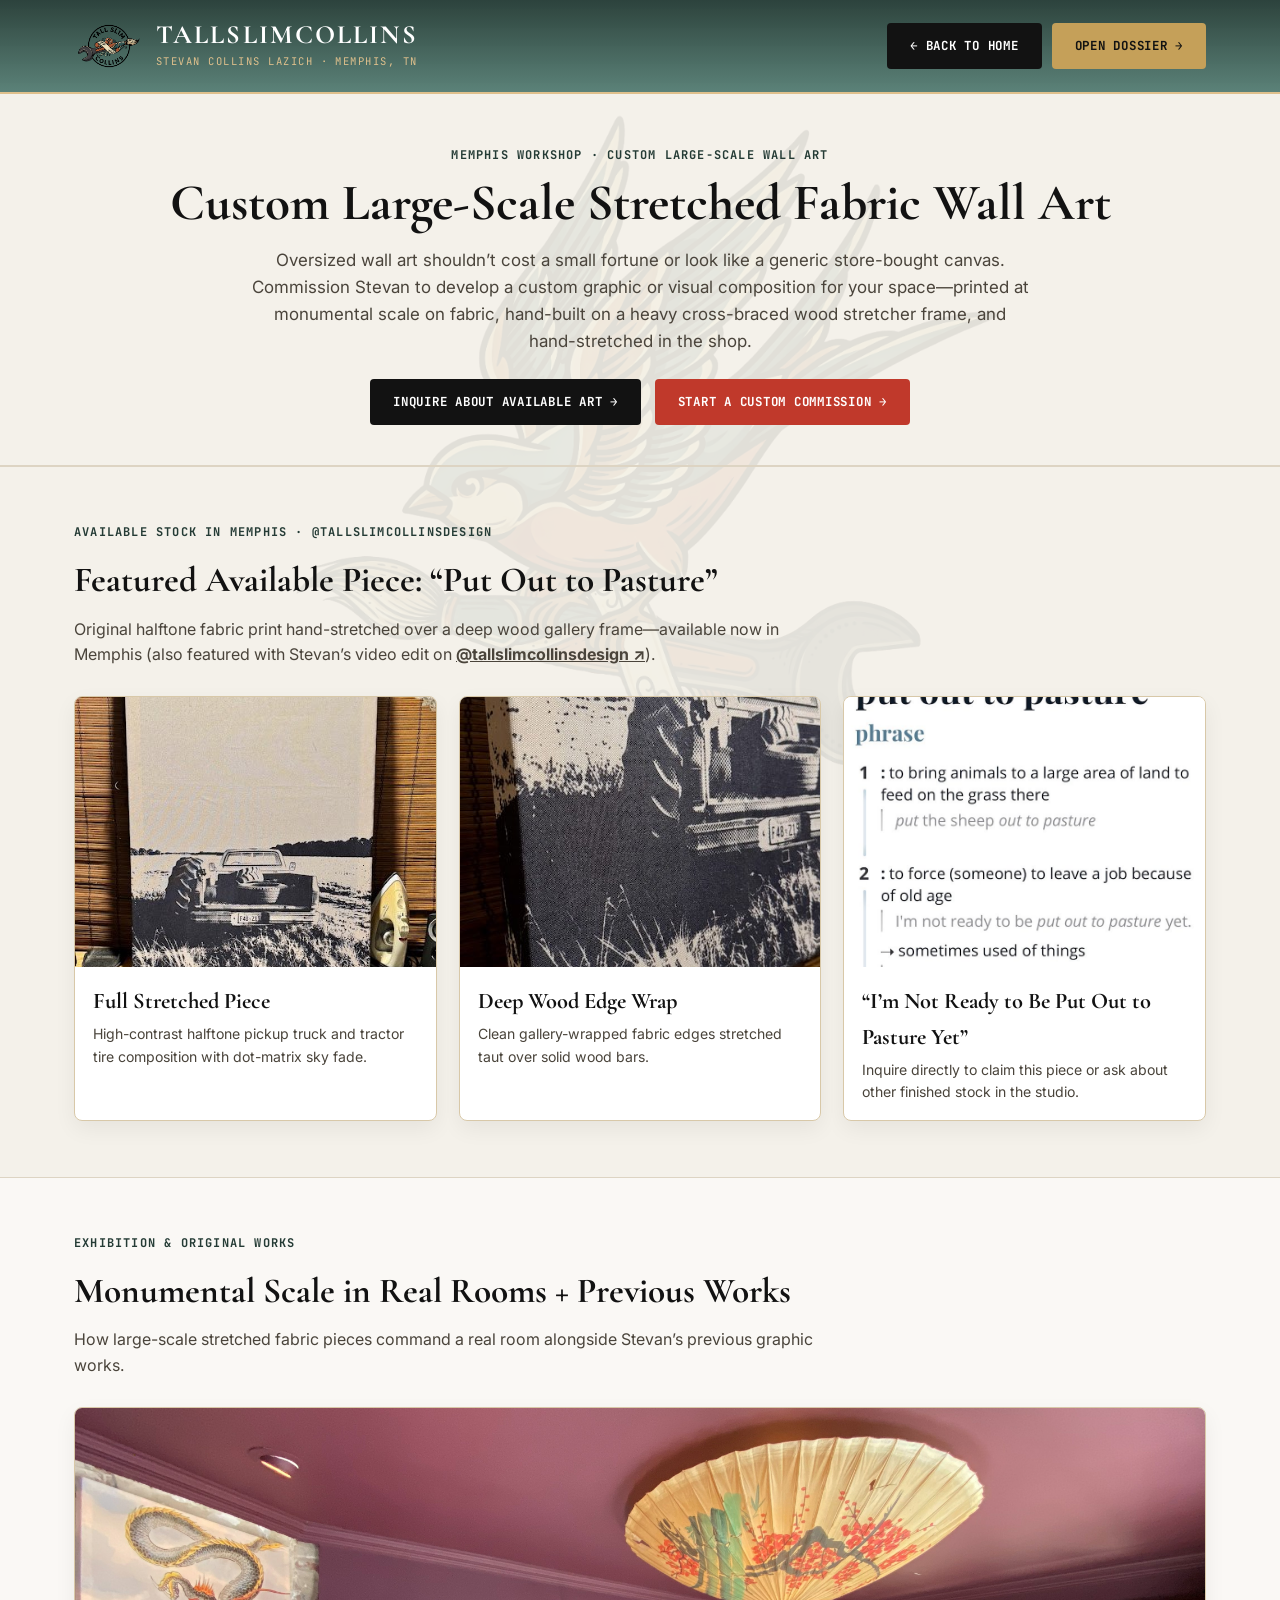
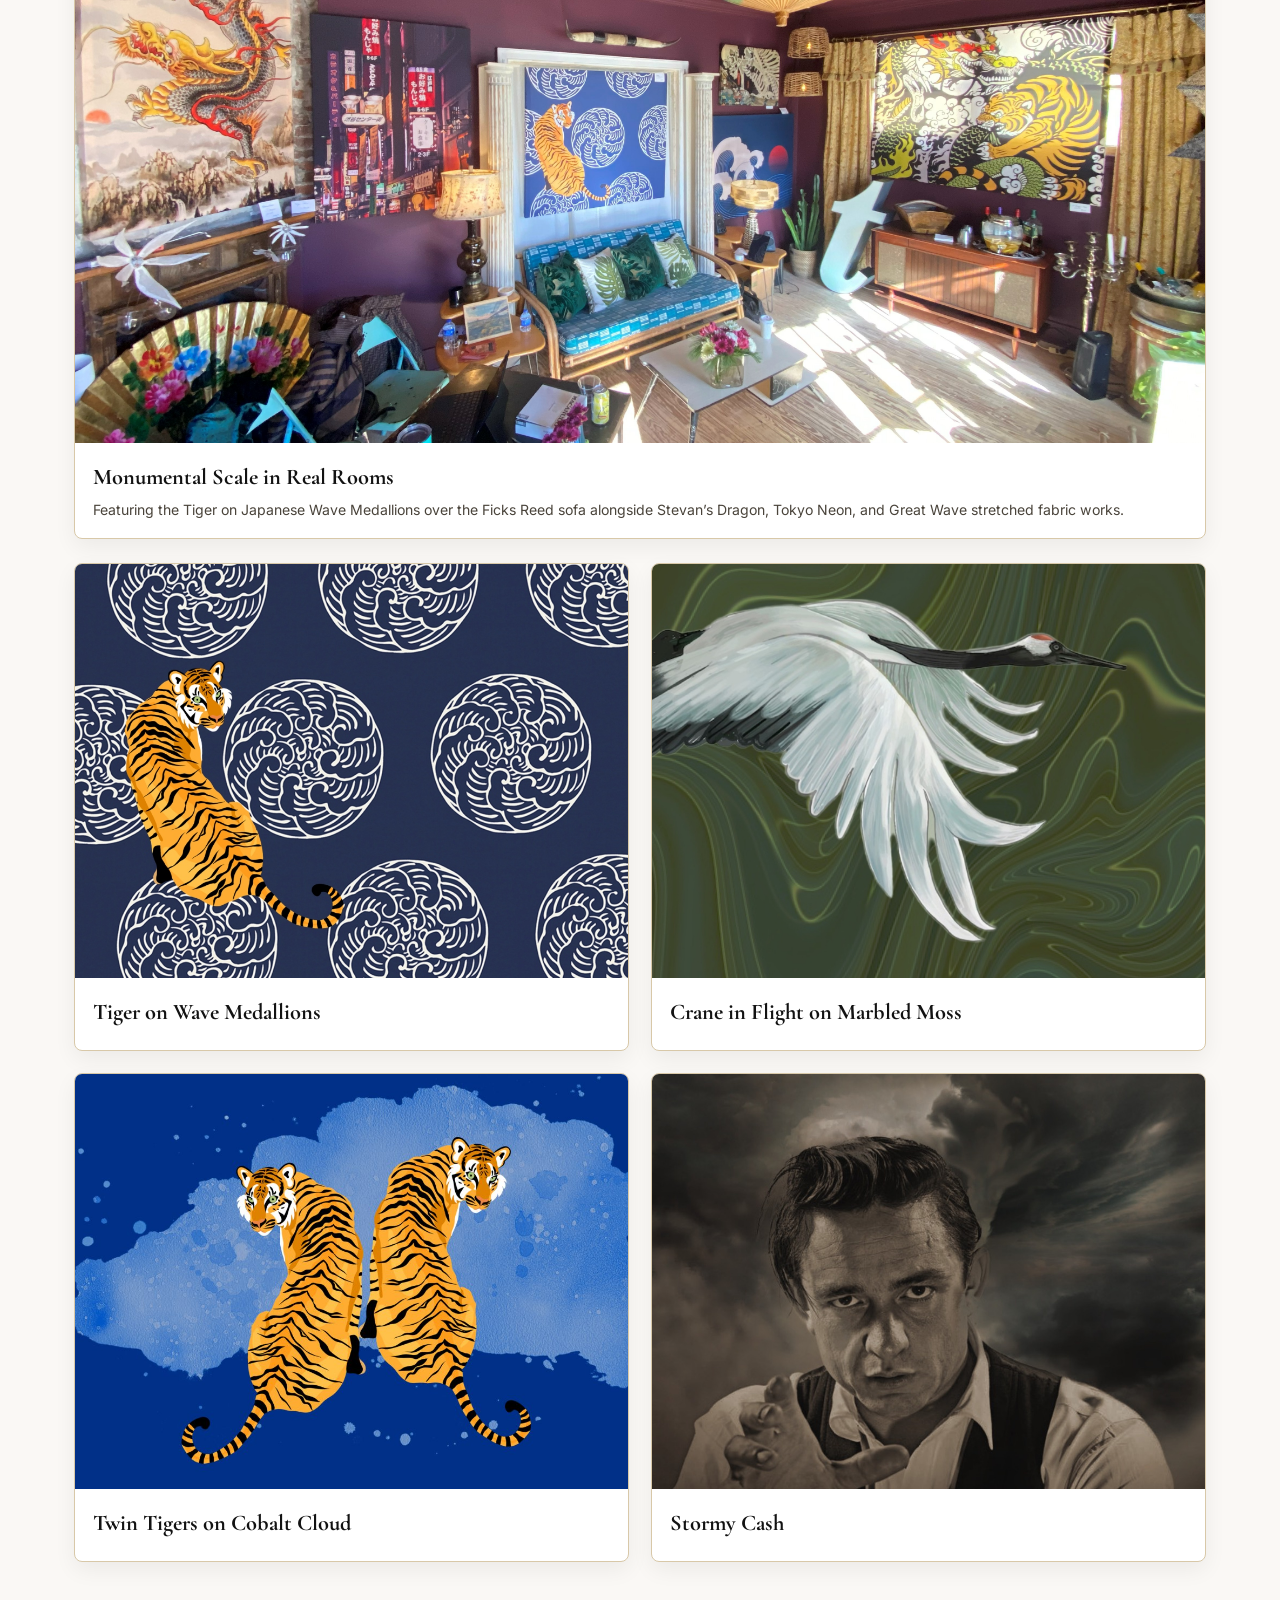
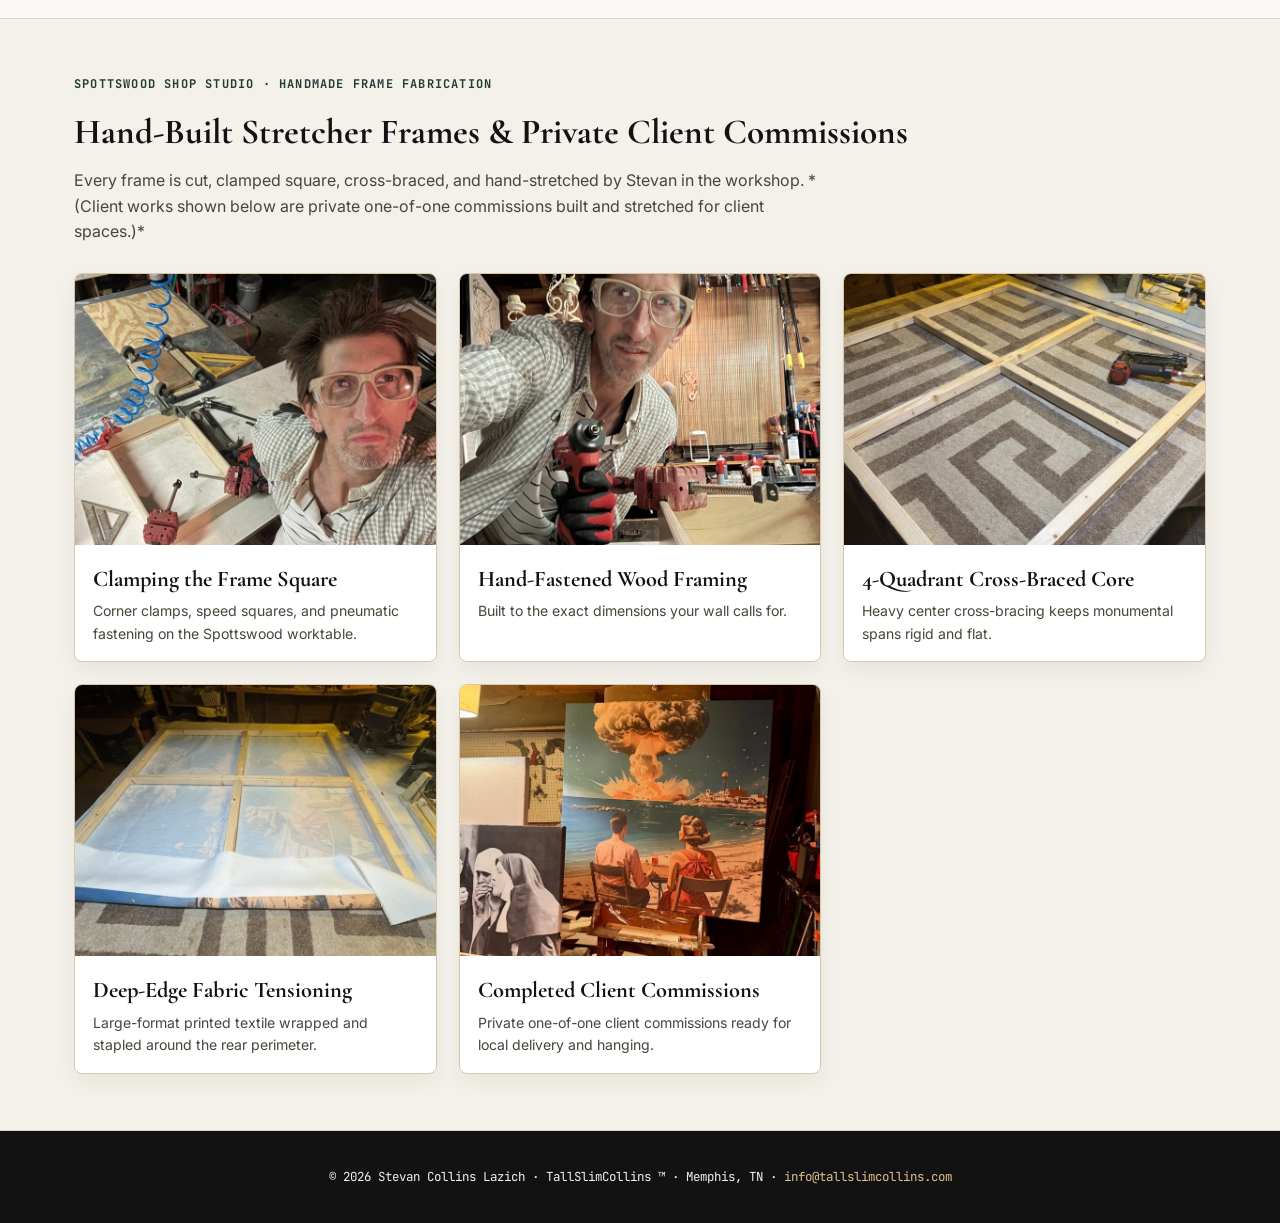
<file: custom-wall-art.html>
<!DOCTYPE html>
<html lang="en">
<head>
  <meta charset="UTF-8">
  <meta name="viewport" content="width=device-width, initial-scale=1.0">
  <title>Custom Large-Scale Stretched Fabric Wall Art | TallSlimCollins · Memphis, TN</title>
  <meta name="description" content="Affordable statement-scale wall art in Memphis: custom graphic & visual commissions printed on fabric and hand-stretched over heavy wood gallery stretcher frames by Stevan Collins Lazich.">
  <link rel="canonical" href="https://tallslimcollins.com/custom-wall-art.html">
  <link rel="icon" type="image/png" sizes="192x192" href="assets/logos/favicon-192.png">
  <link rel="apple-touch-icon" href="assets/logos/favicon-192.png">
  <meta property="og:type" content="website">
  <meta property="og:site_name" content="TallSlimCollins">
  <meta property="og:url" content="https://tallslimcollins.com/custom-wall-art.html">
  <meta property="og:title" content="Custom Large-Scale Stretched Fabric Wall Art | Stevan Collins Lazich">
  <meta property="og:description" content="Available stretched fabric works in Memphis ('Put Out to Pasture') plus custom graphic commissions and hand-built wood gallery stretcher framing.">
  <meta property="og:image" content="https://tallslimcollins.com/assets/workshop-fabric-art/flax-and-fern-show-5117.jpg">
  <meta name="twitter:card" content="summary_large_image">
  <meta name="twitter:title" content="Custom Large-Scale Stretched Fabric Wall Art | Stevan Collins Lazich">
  <meta name="twitter:description" content="Available stretched fabric works in Memphis ('Put Out to Pasture') plus custom graphic commissions and hand-built wood gallery stretcher framing.">
  <meta name="twitter:image" content="https://tallslimcollins.com/assets/workshop-fabric-art/flax-and-fern-show-5117.jpg">
  <script type="application/ld+json">
  {
    "@context": "https://schema.org",
    "@type": "Service",
    "name": "Custom Large-Scale Stretched Fabric Wall Art",
    "provider": {
      "@type": "Person",
      "name": "Stevan Collins Lazich",
      "email": "info@tallslimcollins.com",
      "url": "https://tallslimcollins.com/"
    },
    "areaServed": "Memphis, TN and US",
    "url": "https://tallslimcollins.com/custom-wall-art.html",
    "image": "https://tallslimcollins.com/assets/workshop-fabric-art/flax-and-fern-show-5117.jpg",
    "description": "Custom graphic and visual commissions printed on heavy fabric and hand-stretched over custom wood stretcher frames built in the Memphis shop."
  }
  </script>
  <link rel="preconnect" href="https://fonts.googleapis.com">
  <link rel="preconnect" href="https://fonts.gstatic.com" crossorigin>
  <link href="https://fonts.googleapis.com/css2?family=Cormorant+Garamond:ital,wght@0,500;0,600;0,700;1,400&family=Inter:wght@400;500;600;700&family=JetBrains+Mono:wght@500;700&display=swap" rel="stylesheet">
  <style>
    :root {
      --paper-bg: #F4F1EA;
      --ink-dark: #121212;
      --text-muted: #4A443B;
      --c1-sage: #517A71;
      --c1-sage-deep: #243B35;
      --c1-gold: #DFC08C;
      --line-gold: #C5A059;
      --line-crimson: #C0392B;
      --font-display: 'Cormorant Garamond', Georgia, serif;
      --font-sans: 'Inter', -apple-system, BlinkMacSystemFont, sans-serif;
      --font-mono: 'JetBrains Mono', monospace;
    }
    * { box-sizing: border-box; margin: 0; padding: 0; }
    body { background: var(--paper-bg); color: var(--ink-dark); font-family: var(--font-sans); line-height: 1.6; position: relative; }
    body::before {
      content: ""; position: fixed; top: 52%; left: 50%; transform: translate(-50%, -50%);
      width: 820px; height: 820px;
      background: url('assets/logos/ghost-swallow-wrench-brush.png') no-repeat center center;
      background-size: contain; opacity: 0.075; pointer-events: none; z-index: 0;
    }
    header, section, footer { position: relative; z-index: 1; }
    a { color: inherit; text-decoration: none; }
    img { max-width: 100%; display: block; }
    .container { max-width: 1180px; margin: 0 auto; padding: 0 24px; }
    header { background: linear-gradient(180deg, rgba(36, 59, 53, 0.96) 0%, rgba(81, 122, 113, 0.94) 100%); border-bottom: 2.5px solid var(--c1-gold); padding: 12px 0; position: sticky; top: 0; z-index: 100; }
    .nav-inner { display: flex; justify-content: space-between; align-items: center; gap: 16px; flex-wrap: wrap; }
    .brand-logo-wrap { display: flex; align-items: center; gap: 14px; }
    .brand-logo-wrap img { height: 68px; width: 68px; object-fit: contain; }
    .brand-title-main { font-family: var(--font-display); font-size: 1.65rem; font-weight: 700; letter-spacing: 0.08em; text-transform: uppercase; color: #FFFFFF; display: block; line-height: 1.05; }
    .brand-title-sub { font-family: var(--font-mono); font-size: 0.66rem; letter-spacing: 0.14em; text-transform: uppercase; color: var(--c1-gold); display: block; margin-top: 4px; }
    .btn { display: inline-flex; align-items: center; justify-content: center; gap: 8px; padding: 12px 22px; font-family: var(--font-mono); font-size: 0.78rem; font-weight: 700; text-transform: uppercase; letter-spacing: 0.06em; border-radius: 4px; border: 1.5px solid transparent; cursor: pointer; }
    .btn-gold { background: var(--line-gold); color: #121212; }
    .btn-crimson { background: var(--line-crimson); color: #FFFFFF; }
    .btn-dark { background: #121212; color: #FFFFFF; }
    .page-hero { padding: 52px 0 40px; border-bottom: 2px solid #DDD4C3; text-align: center; }
    .kicker { font-family: var(--font-mono); font-size: 0.75rem; font-weight: 700; text-transform: uppercase; letter-spacing: 0.1em; color: var(--c1-sage-deep); display: block; margin-bottom: 10px; }
    h1 { font-family: var(--font-display); font-size: clamp(2.3rem, 4vw, 3.4rem); line-height: 1.12; margin-bottom: 14px; }
    .lead { max-width: 780px; margin: 0 auto 24px; font-size: 1.06rem; color: var(--text-muted); }
    .cta-row { display: flex; justify-content: center; gap: 14px; flex-wrap: wrap; }
    .section { padding: 56px 0; border-bottom: 1.5px solid #DDD4C3; }
    .section h2 { font-family: var(--font-display); font-size: 2.2rem; margin-bottom: 8px; }
    .section-sub { color: var(--text-muted); margin-bottom: 28px; max-width: 760px; }
    .grid-3 { display: grid; grid-template-columns: repeat(3, 1fr); gap: 22px; }
    .grid-2 { display: grid; grid-template-columns: repeat(2, 1fr); gap: 22px; }
    @media (max-width: 820px) { .grid-3, .grid-2 { grid-template-columns: 1fr; } }
    .card { background: #FFFFFF; border: 1.5px solid #D8C8A8; border-radius: 8px; overflow: hidden; box-shadow: 0 8px 22px rgba(0,0,0,0.06); }
    .card img { width: 100%; aspect-ratio: 4 / 3; object-fit: cover; }
    .card-body { padding: 16px 18px; }
    .card-body h3 { font-family: var(--font-display); font-size: 1.4rem; margin-bottom: 4px; }
    .card-body p { font-size: 0.88rem; color: var(--text-muted); }
    footer { background: #121212; color: #F4F1EA; padding: 36px 0; text-align: center; font-family: var(--font-mono); font-size: 0.78rem; }
    @media (max-width: 768px) {
      body::before { width: 90vw; height: 90vw; }
      .brand-logo-wrap img { height: 54px; width: 54px; }
      .brand-title-main { font-size: 1.35rem; }
      .cta-row .btn { width: 100%; }
    }
  </style>
</head>
<body>

  <header>
    <div class="container nav-inner">
      <a href="index.html" class="brand-logo-wrap">
        <img src="assets/logos/tsc-circle-wrench-brush-header.png" alt="TallSlimCollins Official Seal">
        <div>
          <span class="brand-title-main">TallSlimCollins</span>
          <span class="brand-title-sub">Stevan Collins Lazich · Memphis, TN</span>
        </div>
      </a>
      <div style="display: flex; gap: 10px; flex-wrap: wrap;">
        <a href="index.html#counter-4" class="btn btn-dark">&larr; Back to Home</a>
        <a href="timeline-dossier.html" class="btn btn-gold">Open Dossier &rarr;</a>
      </div>
    </div>
  </header>

  <section class="page-hero">
    <div class="container">
      <span class="kicker">Memphis Workshop · Custom Large-Scale Wall Art</span>
      <h1>Custom Large-Scale Stretched Fabric Wall Art</h1>
      <p class="lead">
        Oversized wall art shouldn’t cost a small fortune or look like a generic store-bought canvas. Commission Stevan to develop a custom graphic or visual composition for your space—printed at monumental scale on fabric, hand-built on a heavy cross-braced wood stretcher frame, and hand-stretched in the shop.
      </p>
      <div class="cta-row">
        <a href="mailto:info@tallslimcollins.com?subject=Inquire%20About%20Available%20Wall%20Art%20%28Put%20Out%20to%20Pasture%29" class="btn btn-dark">Inquire About Available Art &rarr;</a>
        <a href="mailto:info@tallslimcollins.com?subject=Start%20a%20Custom%20Large-Scale%20Wall%20Art%20Commission" class="btn btn-crimson">Start a Custom Commission &rarr;</a>
      </div>
    </div>
  </section>

  <!-- 1. AVAILABLE NOW: PUT OUT TO PASTURE -->
  <section class="section">
    <div class="container">
      <span class="kicker">Available Stock in Memphis · @tallslimcollinsdesign</span>
      <h2>Featured Available Piece: “Put Out to Pasture”</h2>
      <p class="section-sub">Original halftone fabric print hand-stretched over a deep wood gallery frame—available now in Memphis (also featured with Stevan’s video edit on <a href="https://www.instagram.com/tallslimcollinsdesign/" target="_blank" rel="noopener" style="text-decoration: underline; font-weight: 700;">@tallslimcollinsdesign &nearr;</a>).</p>
      <div class="grid-3">
        <div class="card">
          <img src="assets/workshop-fabric-art/put-out-to-pasture-stretched-full.jpg" alt="Put Out to Pasture full stretched piece in workshop">
          <div class="card-body">
            <h3>Full Stretched Piece</h3>
            <p>High-contrast halftone pickup truck and tractor tire composition with dot-matrix sky fade.</p>
          </div>
        </div>
        <div class="card">
          <img src="assets/workshop-fabric-art/put-out-to-pasture-edge-detail.jpg" alt="Put Out to Pasture deep wood stretcher edge wrap detail">
          <div class="card-body">
            <h3>Deep Wood Edge Wrap</h3>
            <p>Clean gallery-wrapped fabric edges stretched taut over solid wood bars.</p>
          </div>
        </div>
        <div class="card">
          <img src="assets/workshop-fabric-art/put-out-to-pasture-definition.jpg" alt="Put Out to Pasture dictionary definition">
          <div class="card-body">
            <h3>“I’m Not Ready to Be Put Out to Pasture Yet”</h3>
            <p>Inquire directly to claim this piece or ask about other finished stock in the studio.</p>
          </div>
        </div>
      </div>
    </div>
  </section>

  <!-- 2. EXHIBITION & PREVIOUS PIECES -->
  <section class="section" style="background: #FAF8F5;">
    <div class="container">
      <span class="kicker">Exhibition &amp; Original Works</span>
      <h2>Monumental Scale in Real Rooms + Previous Works</h2>
      <p class="section-sub">How large-scale stretched fabric pieces command a real room alongside Stevan’s previous graphic works.</p>
      <div class="card" style="margin-bottom: 24px;">
        <img src="assets/workshop-fabric-art/flax-and-fern-show-5117.jpg" alt="Room installation of Stevan Collins Lazich stretched fabric wall art" style="aspect-ratio: 16 / 9;">
        <div class="card-body">
          <h3>Monumental Scale in Real Rooms</h3>
          <p>Featuring the Tiger on Japanese Wave Medallions over the Ficks Reed sofa alongside Stevan’s Dragon, Tokyo Neon, and Great Wave stretched fabric works.</p>
        </div>
      </div>
      <div class="grid-2">
        <div class="card">
          <img src="assets/workshop-fabric-art/piece-tiger-wave-medallions.jpg" alt="Tiger on Japanese Wave Medallions">
          <div class="card-body"><h3>Tiger on Wave Medallions</h3></div>
        </div>
        <div class="card">
          <img src="assets/workshop-fabric-art/piece-crane-marbled-moss.jpg" alt="Red-Crowned Crane on Marbled Moss">
          <div class="card-body"><h3>Crane in Flight on Marbled Moss</h3></div>
        </div>
        <div class="card">
          <img src="assets/workshop-fabric-art/piece-twin-tigers-cobalt.jpg" alt="Twin Tigers on Cobalt Cloud">
          <div class="card-body"><h3>Twin Tigers on Cobalt Cloud</h3></div>
        </div>
        <div class="card">
          <img src="assets/workshop-fabric-art/piece-stormy-cash.jpg" alt="Stormy Cash Portrait">
          <div class="card-body"><h3>Stormy Cash</h3></div>
        </div>
      </div>
    </div>
  </section>

  <!-- 3. HAND-BUILDING THE STRETCHER FRAMES IN THE SHOP STUDIO -->
  <section class="section">
    <div class="container">
      <span class="kicker">Spottswood Shop Studio · Handmade Frame Fabrication</span>
      <h2>Hand-Built Stretcher Frames &amp; Private Client Commissions</h2>
      <p class="section-sub">Every frame is cut, clamped square, cross-braced, and hand-stretched by Stevan in the workshop. *(Client works shown below are private one-of-one commissions built and stretched for client spaces.)*</p>
      <div class="grid-3">
        <div class="card">
          <img src="assets/workshop-fabric-art/stevan-shop-frame-clamps.jpg" alt="Stevan Collins Lazich clamping wood stretcher frame in shop">
          <div class="card-body">
            <h3>Clamping the Frame Square</h3>
            <p>Corner clamps, speed squares, and pneumatic fastening on the Spottswood worktable.</p>
          </div>
        </div>
        <div class="card">
          <img src="assets/workshop-fabric-art/stevan-shop-milwaukee-driver.jpg" alt="Stevan driving fasteners into custom wood stretcher frame">
          <div class="card-body">
            <h3>Hand-Fastened Wood Framing</h3>
            <p>Built to the exact dimensions your wall calls for.</p>
          </div>
        </div>
        <div class="card">
          <img src="assets/workshop-fabric-art/custom-stretcher-frame-build.jpg" alt="4-quadrant cross-braced wood stretcher frame on saw table">
          <div class="card-body">
            <h3>4-Quadrant Cross-Braced Core</h3>
            <p>Heavy center cross-bracing keeps monumental spans rigid and flat.</p>
          </div>
        </div>
        <div class="card">
          <img src="assets/workshop-fabric-art/custom-fabric-wrap-back.jpg" alt="Back of stretched fabric wrap over cross-braced wood frame">
          <div class="card-body">
            <h3>Deep-Edge Fabric Tensioning</h3>
            <p>Large-format printed textile wrapped and stapled around the rear perimeter.</p>
          </div>
        </div>
        <div class="card">
          <img src="assets/workshop-fabric-art/workshop-completed-client-frames.jpg" alt="Completed large-scale client commissions in workshop">
          <div class="card-body">
            <h3>Completed Client Commissions</h3>
            <p>Private one-of-one client commissions ready for local delivery and hanging.</p>
          </div>
        </div>
      </div>
    </div>
  </section>

  <footer>
    <div class="container">
      &copy; 2026 Stevan Collins Lazich · TallSlimCollins &trade; · Memphis, TN · <a href="mailto:info@tallslimcollins.com" style="color: var(--c1-gold);">info@tallslimcollins.com</a>
    </div>
  </footer>

</body>
</html>
</file>
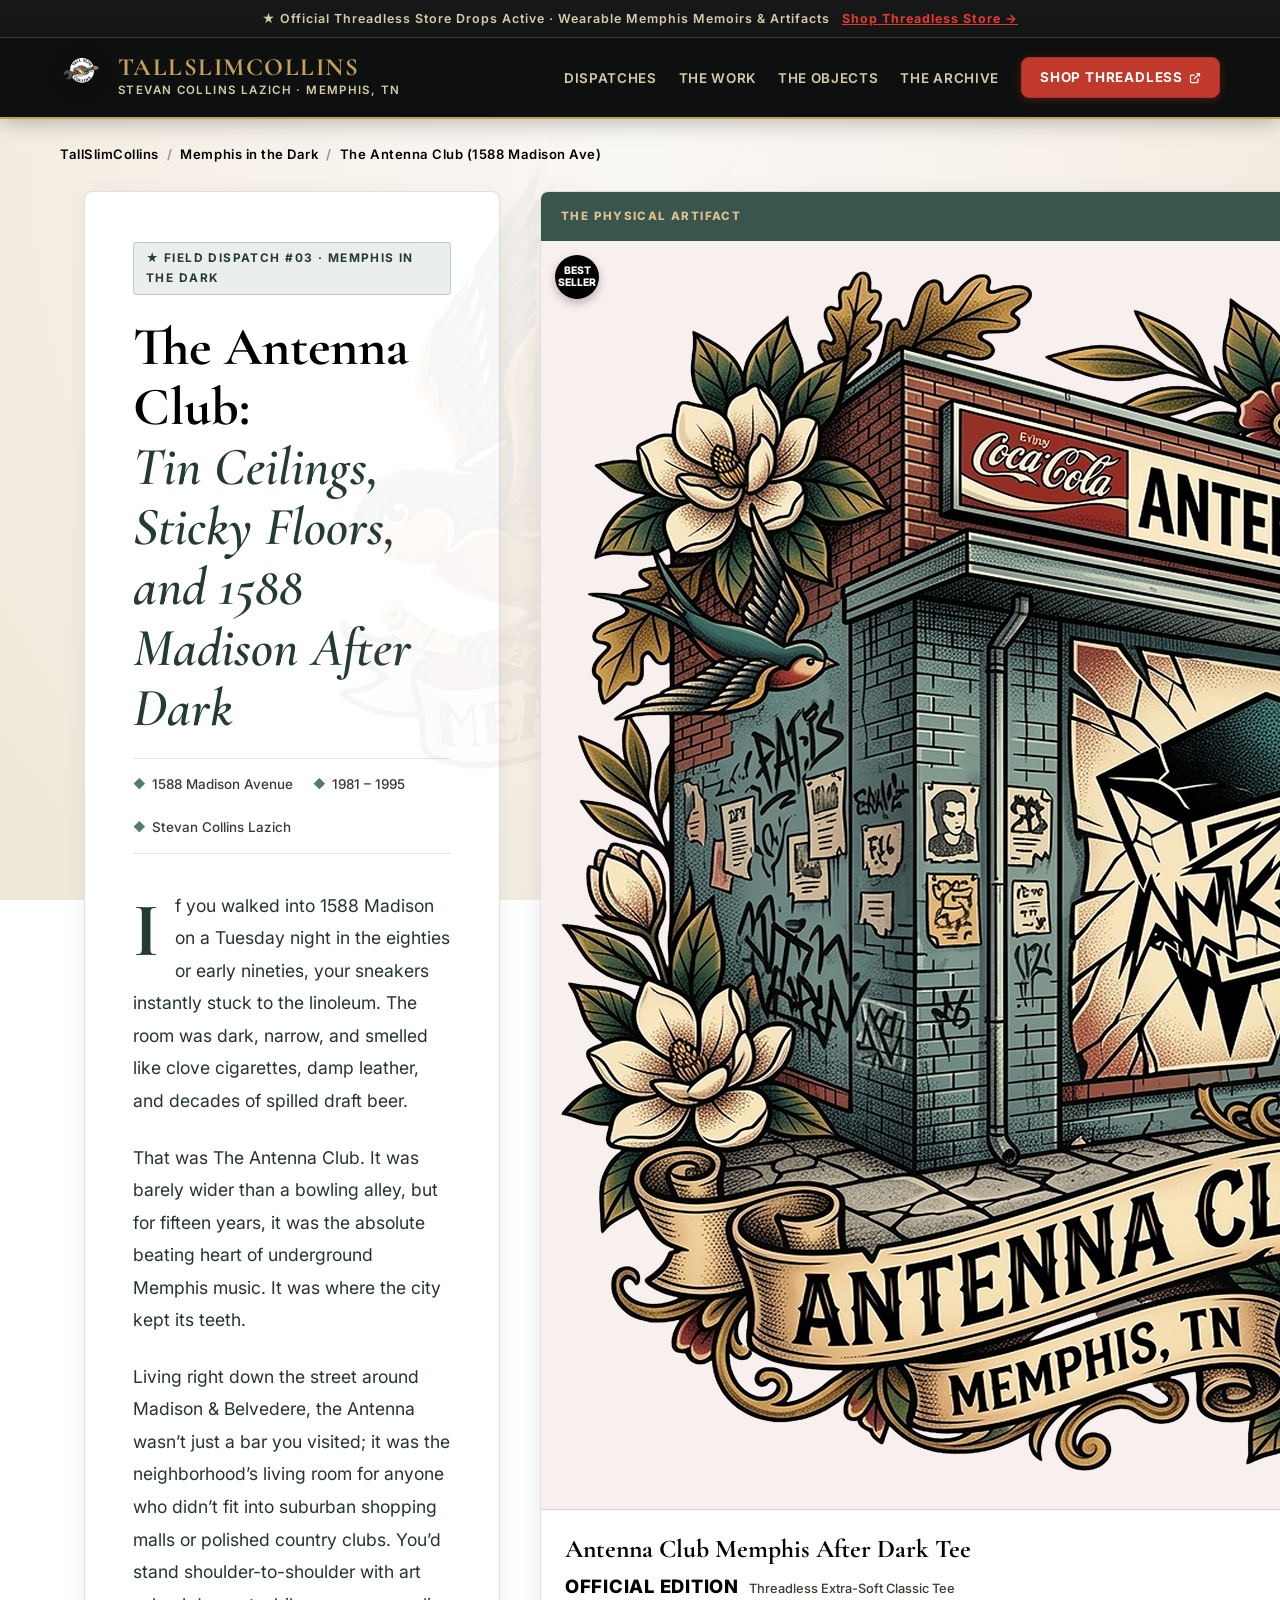
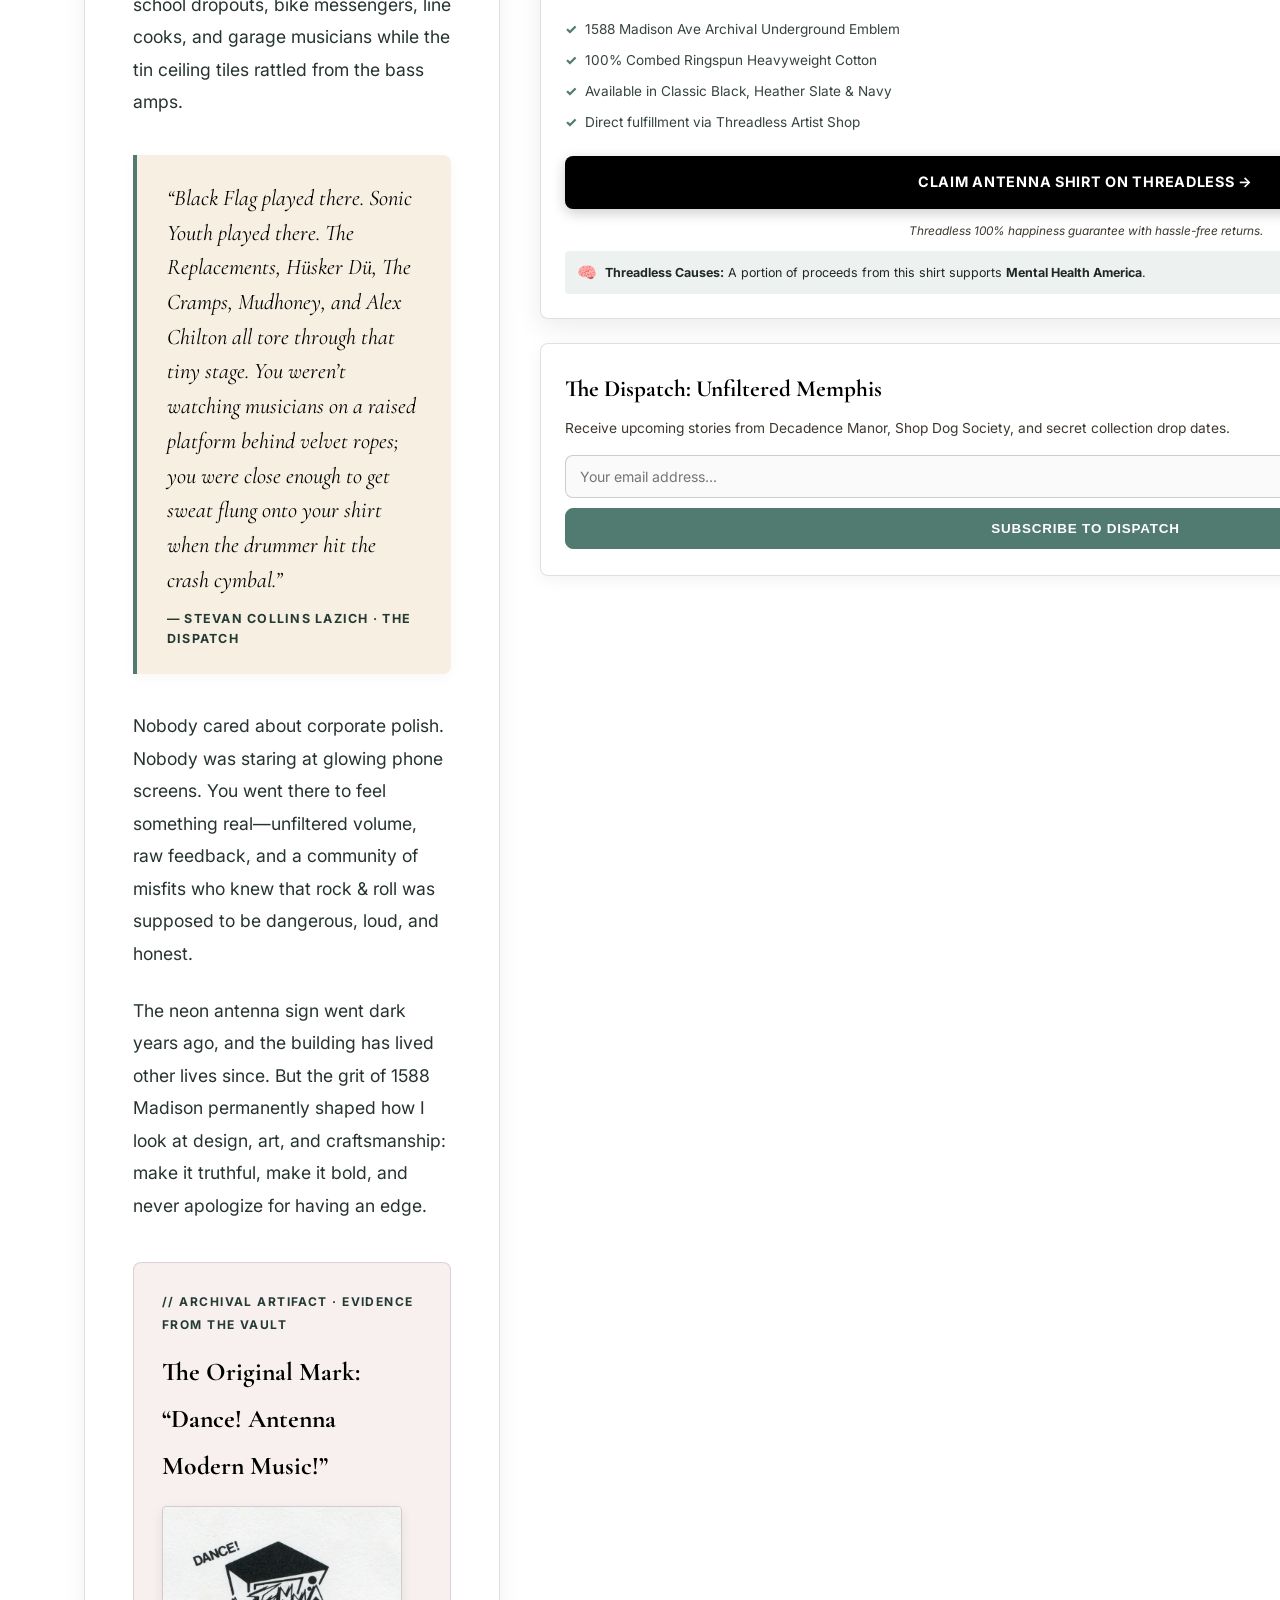
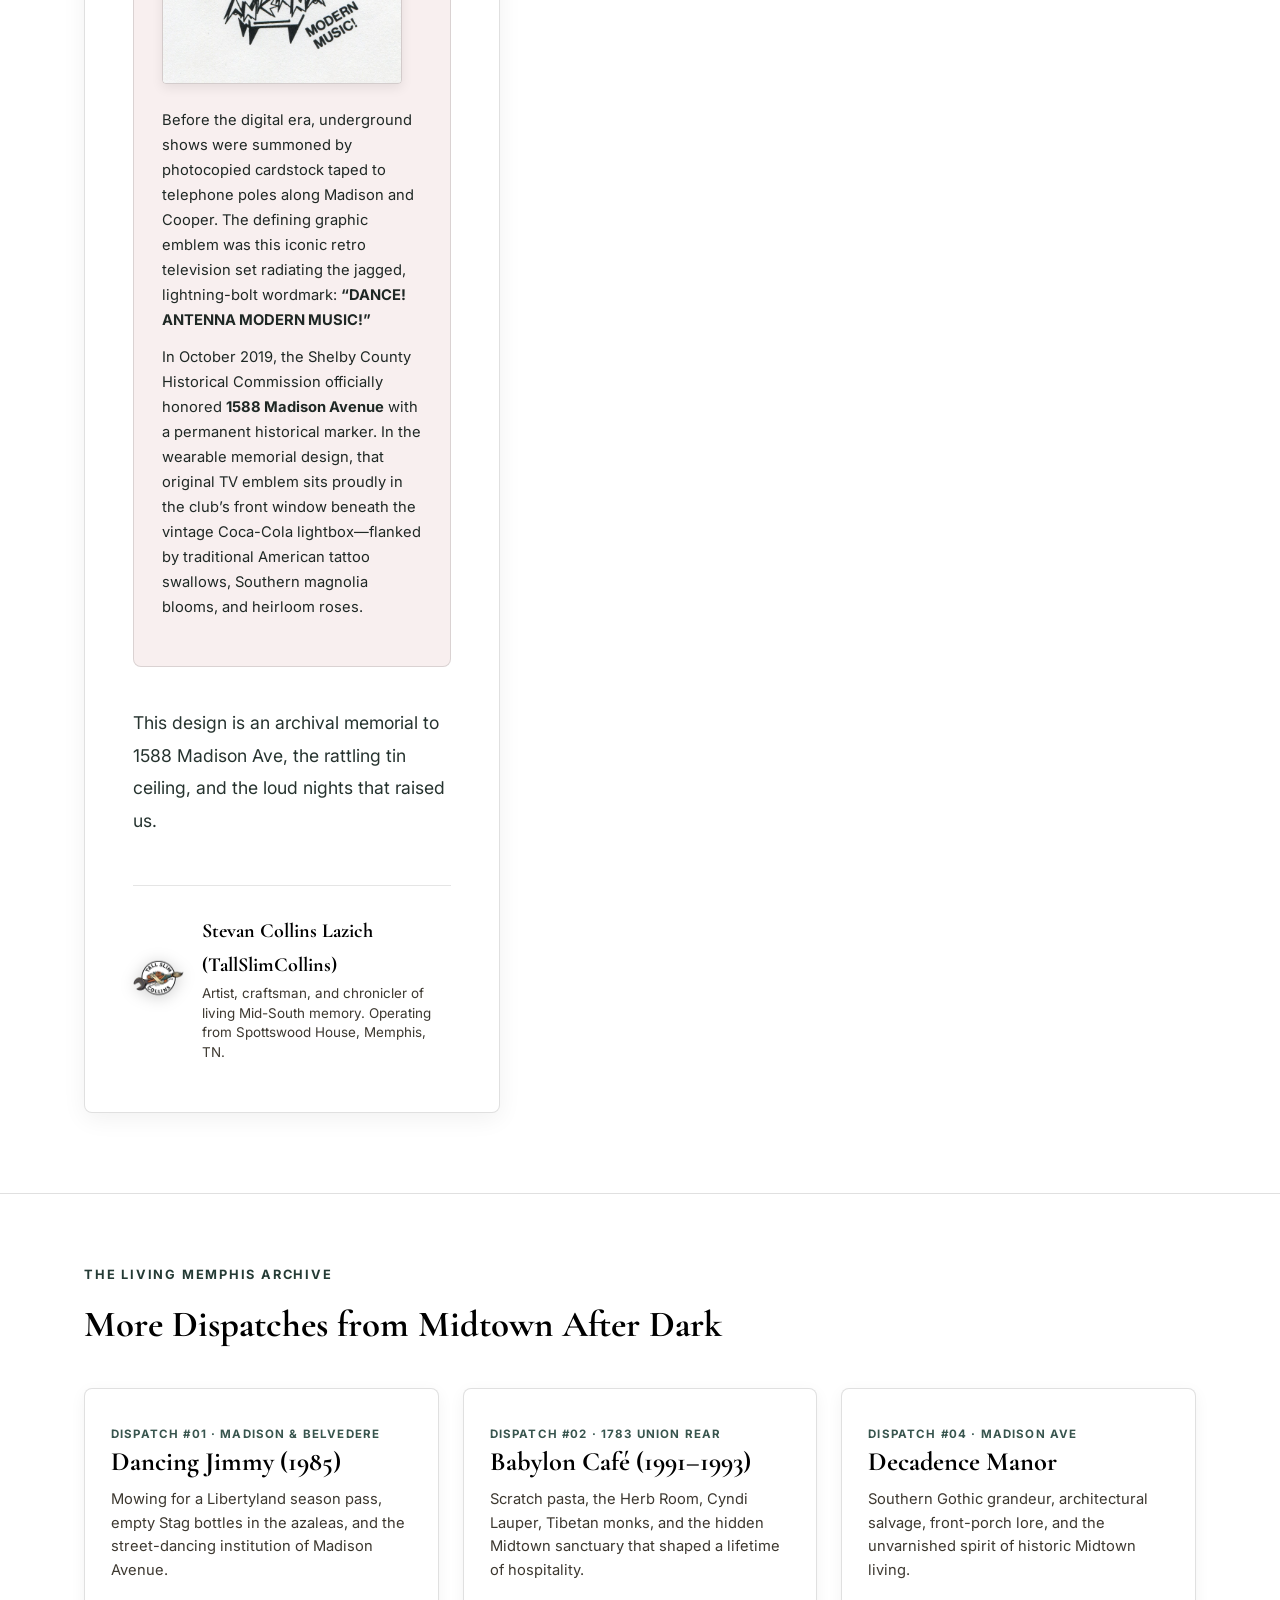
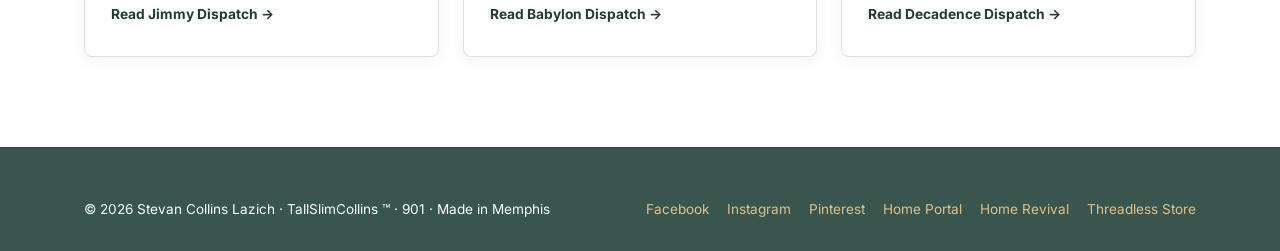
<file: story-antenna-club.html>
﻿<!DOCTYPE html>
<html lang="en">
<head>
  <meta charset="UTF-8">
  <meta name="viewport" content="width=device-width, initial-scale=1.0">
  <title>The Antenna Club: Tin Ceilings, Sticky Floors, and 1588 Madison After Dark — TallSlimCollins</title>
  <meta property="og:type" content="website">
  <meta property="og:url" content="https://tallslimcollins.com/story-antenna-club.html">
  <meta property="og:image" content="https://tallslimcollins.com/assets/logos/tallslimcollins-share-card-2026.jpg?v=7">
  <meta name="twitter:card" content="summary_large_image">
  <meta name="twitter:image" content="https://tallslimcollins.com/assets/logos/tallslimcollins-share-card-2026.jpg?v=7">
  <link rel="icon" type="image/png" sizes="192x192" href="assets/logos/favicon-192.png">
  <link rel="apple-touch-icon" href="assets/logos/favicon-192.png">
  <meta name="description" content="1588 Madison Ave. Black Flag, rattling tin tiles, sticky beer floors, and the undeniable crucible of underground 901 rock & roll.">

  <!-- Open Graph -->
  <meta property="og:title" content="The Antenna Club: Tin Ceilings, Sticky Floors, and 1588 Madison After Dark">
  <meta property="og:description" content="The crucible of Memphis underground music. 1588 Madison Ave was where the city kept its teeth.">
  <meta property="og:type" content="article">

  <link rel="preconnect" href="https://fonts.googleapis.com">
  <link rel="preconnect" href="https://fonts.gstatic.com" crossorigin>
  <link href="https://fonts.googleapis.com/css2?family=Cormorant+Garamond:ital,wght@0,400;0,600;0,700;1,400;1,600&family=Inter:wght@300;400;500;600;700&display=swap" rel="stylesheet">

  <style>
    :root {
      /* Threadless Confirmed Active Palette */
      --sage: #517A71;
      --sage-dark: #38554E;
      --sage-deep: #243B35;
      --sage-light: #709990;
      --parchment: #DFC08C;
      --parchment-light: #F7EFE1;
      --parchment-deep: #CFAF79;
      --clay: #E5CDC9;
      --clay-tint: #F8EFEF;
      --ink: #000000;
      --charcoal: #1F2825;
      --white: #FFFFFF;

      /* Canvas & Surfaces (Threadless Match) */
      --bg-body: #FAF8F5;          /* Clean cotton paper canvas */
      --bg-header: #0E100F;        /* Obsidian black header */
      --bg-card: #FFFFFF;          /* Crisp white editorial surface */
      --bg-card-hover: #FFFDF9;
      --text-main: #121212;        /* Bold charcoal typography */
      --text-muted: #3D3830;       /* Readable dark slate subtext */
      --border: rgba(0, 0, 0, 0.12);
      --border-focus: #517A71;
      --radius: 8px;
    }

    * {
      box-sizing: border-box;
      margin: 0;
      padding: 0;
    }

    body {
      background-color: #FAF8F5;
      background: radial-gradient(ellipse at 50% 18%, #FAF8F5 0%, #F5EFE6 55%, #EFE7D8 100%);
      background-attachment: fixed;
      color: var(--text-main);
      font-family: 'Inter', -apple-system, BlinkMacSystemFont, sans-serif;
      line-height: 1.7;
      -webkit-font-smoothing: antialiased;
      overflow-x: hidden;
      position: relative;
    }

    body::before {
      content: "";
      position: fixed;
      top: 50%;
      left: 50%;
      transform: translate(-50%, -50%);
      width: 720px;
      height: 720px;
      background: url('assets/trade-flash/swallow-flash-artboard-15.png') no-repeat center center;
      background-size: contain;
      opacity: 0.035;
      pointer-events: none;
      z-index: 0;
    }

    a {
      color: inherit;
      text-decoration: none;
      transition: all 0.2s ease;
    }

    .container {
      max-width: 1160px;
      margin: 0 auto;
      padding: 0 24px;
    }

    /* Top Announcement Bar */
    .top-bar {
      background: #161817;
      color: #D6CCA9;
      font-size: 0.78rem;
      font-weight: 600;
      text-align: center;
      padding: 8px 16px;
      letter-spacing: 0.08em;
      border-bottom: 1px solid rgba(197, 160, 89, 0.25);
    }

    .top-bar a {
      color: #E6392F;
      text-decoration: underline;
      margin-left: 8px;
      font-weight: 700;
    }

    .top-bar a:hover {
      color: #FF5A4E;
    }

    /* Navigation - Obsidian Black & Antique Gold Banner */
    header {
      position: sticky;
      top: 0;
      z-index: 100;
      background: #0E100F;
      border-bottom: 2px solid #C5A059;
      box-shadow: 0 4px 20px rgba(0, 0, 0, 0.25);
    }

    .nav-inner {
      display: flex;
      justify-content: space-between;
      align-items: center;
      padding: 16px 0;
    }

    .brand-mark {
      display: flex;
      align-items: center;
      gap: 14px;
    }

    .brand-badge-img {
      width: 44px;
      height: 44px;
      object-fit: contain;
      filter: drop-shadow(0 2px 8px rgba(0,0,0,0.4));
    }

    .brand-text {
      display: flex;
      flex-direction: column;
    }

    .brand-title {
      font-family: 'Cormorant Garamond', Georgia, serif;
      font-size: 1.55rem;
      font-weight: 700;
      letter-spacing: 0.06em;
      color: #C5A059;
      text-transform: uppercase;
      line-height: 1.1;
    }

    .brand-subtitle {
      font-size: 0.72rem;
      color: #D6CCA9;
      letter-spacing: 0.12em;
      text-transform: uppercase;
      font-weight: 600;
    }

    nav ul {
      display: flex;
      list-style: none;
      gap: 22px;
      align-items: center;
    }

    nav a {
      font-size: 0.84rem;
      font-weight: 600;
      letter-spacing: 0.05em;
      text-transform: uppercase;
      color: #D6CCA9;
      padding-bottom: 4px;
      border-bottom: 2px solid transparent;
      transition: all 0.2s ease;
    }

    nav a:hover {
      color: #FFFFFF;
      border-bottom-color: #C0392B;
    }

    .nav-cta {
      display: inline-flex;
      align-items: center;
      gap: 6px;
      padding: 8px 18px;
      background: #C0392B;
      border: 1px solid #A93226;
      border-radius: var(--radius);
      color: #FFFFFF !important;
      font-size: 0.84rem !important;
      font-weight: 700;
      text-transform: uppercase;
      letter-spacing: 0.06em;
      transition: all 0.25s ease;
      box-shadow: 0 2px 8px rgba(192, 57, 43, 0.3);
    }

    .nav-cta:hover {
      background: #A93226;
      border-color: #922B21;
      transform: translateY(-1px);
      box-shadow: 0 4px 14px rgba(192, 57, 43, 0.45);
      border-bottom-color: #922B21 !important;
    }

    /* Breadcrumbs */
    .breadcrumb-bar {
      padding: 24px 0 16px;
      font-size: 0.82rem;
      color: var(--sage-deep);
      letter-spacing: 0.04em;
      font-weight: 600;
      display: flex;
      align-items: center;
      gap: 8px;
    }

    .breadcrumb-bar a {
      color: var(--ink);
    }

    .breadcrumb-bar a:hover {
      text-decoration: underline;
    }

    .breadcrumb-sep {
      opacity: 0.5;
    }

    /* Main Article Layout */
    .article-layout {
      display: grid;
      grid-template-columns: 1.4fr 1fr;
      gap: 40px;
      padding: 10px 0 80px;
      align-items: start;
    }

    @media (max-width: 960px) {
      .article-layout {
        grid-template-columns: 1fr;
        gap: 36px;
      }
    }

    /* The Memoir Story Card */
    .story-card {
      background: var(--bg-card);
      border: 1px solid var(--border);
      border-radius: var(--radius);
      padding: 50px 48px;
      box-shadow: 0 6px 24px rgba(0, 0, 0, 0.06);
    }

    @media (max-width: 640px) {
      .story-card {
        padding: 30px 22px;
      }
    }

    .story-badge {
      display: inline-flex;
      align-items: center;
      gap: 8px;
      padding: 5px 12px;
      background: rgba(81, 122, 113, 0.12);
      border: 1px solid rgba(81, 122, 113, 0.3);
      color: var(--sage-deep);
      font-size: 0.74rem;
      font-weight: 700;
      letter-spacing: 0.12em;
      text-transform: uppercase;
      border-radius: 4px;
      margin-bottom: 22px;
    }

    h1.story-headline {
      font-family: 'Cormorant Garamond', Georgia, serif;
      font-size: clamp(2.4rem, 4.2vw, 3.4rem);
      font-weight: 700;
      line-height: 1.12;
      color: var(--ink);
      margin-bottom: 20px;
    }

    h1.story-headline em {
      font-style: italic;
      color: var(--sage-deep);
      font-weight: 600;
    }

    .story-meta-bar {
      display: flex;
      flex-wrap: wrap;
      gap: 20px;
      align-items: center;
      padding: 14px 0;
      border-top: 1px solid rgba(0, 0, 0, 0.1);
      border-bottom: 1px solid rgba(0, 0, 0, 0.1);
      margin-bottom: 36px;
      font-size: 0.84rem;
      color: var(--text-muted);
      font-weight: 500;
    }

    .meta-item {
      display: flex;
      align-items: center;
      gap: 6px;
    }

    .meta-item .bullet {
      color: var(--sage);
      font-size: 0.75rem;
    }

    /* Story Typography */
    .story-body {
      font-size: 1.1rem;
      line-height: 1.85;
      color: #26332F;
    }

    .story-body p {
      margin-bottom: 24px;
    }

    .story-body p.drop-cap::first-letter {
      font-family: 'Cormorant Garamond', Georgia, serif;
      font-size: 4.8rem;
      line-height: 0.85;
      float: left;
      margin: 8px 16px 0 0;
      color: var(--sage-deep);
      font-weight: 700;
    }

    .pull-quote {
      border-left: 4px solid var(--sage);
      background: var(--parchment-light);
      border-radius: 0 var(--radius) var(--radius) 0;
      padding: 26px 30px;
      margin: 36px 0;
      font-family: 'Cormorant Garamond', Georgia, serif;
      font-size: 1.4rem;
      font-style: italic;
      color: var(--ink);
      line-height: 1.55;
      box-shadow: 0 4px 14px rgba(0, 0, 0, 0.03);
    }

    .pull-quote cite {
      display: block;
      margin-top: 12px;
      font-family: 'Inter', sans-serif;
      font-size: 0.78rem;
      font-style: normal;
      font-weight: 700;
      letter-spacing: 0.1em;
      text-transform: uppercase;
      color: var(--sage-deep);
    }

    .author-signoff {
      margin-top: 48px;
      padding-top: 28px;
      border-top: 1px solid rgba(0, 0, 0, 0.1);
      display: flex;
      align-items: center;
      gap: 18px;
    }

    .author-badge-img {
      width: 58px;
      height: 58px;
      object-fit: contain;
      filter: drop-shadow(0 2px 8px rgba(0, 0, 0, 0.2));
    }

    .author-text h4 {
      font-family: 'Cormorant Garamond', Georgia, serif;
      font-size: 1.25rem;
      color: var(--ink);
      margin-bottom: 2px;
      font-weight: 700;
    }

    .author-text p {
      font-size: 0.84rem;
      color: var(--text-muted);
      margin: 0;
      line-height: 1.45;
    }

    /* Right Column: Physical Merch Artifact & Conversion Card */
    .artifact-sidebar {
      position: sticky;
      top: 96px;
      display: flex;
      flex-direction: column;
      gap: 24px;
    }

    .artifact-card {
      background: var(--bg-card);
      border: 1px solid var(--border);
      border-radius: var(--radius);
      box-shadow: 0 8px 28px rgba(0, 0, 0, 0.08);
      overflow: hidden;
      transition: all 0.25s ease;
    }

    .artifact-card:hover {
      border-color: var(--sage);
      box-shadow: 0 12px 34px rgba(0, 0, 0, 0.12);
    }

    .artifact-header {
      padding: 12px 20px;
      background: var(--sage-dark);
      color: #FFFFFF;
      display: flex;
      justify-content: space-between;
      align-items: center;
    }

    .artifact-label {
      font-size: 0.72rem;
      font-weight: 800;
      letter-spacing: 0.12em;
      text-transform: uppercase;
      color: var(--parchment);
    }

    .artifact-status {
      font-size: 0.68rem;
      font-weight: 700;
      color: #FFFFFF;
      background: var(--sage);
      padding: 3px 10px;
      border-radius: 20px;
      text-transform: uppercase;
      letter-spacing: 0.08em;
    }

    .artifact-stage {
      background: var(--clay-tint);
      padding: 30px 20px;
      text-align: center;
      position: relative;
      border-bottom: 1px solid var(--border);
    }

    .badge-bestseller {
      position: absolute;
      top: 14px;
      left: 14px;
      background: var(--ink);
      color: #FFFFFF;
      border-radius: 50%;
      width: 44px;
      height: 44px;
      display: flex;
      align-items: center;
      justify-content: center;
      font-size: 0.65rem;
      font-weight: 800;
      text-transform: uppercase;
      line-height: 1.1;
      text-align: center;
      box-shadow: 0 4px 10px rgba(0, 0, 0, 0.25);
      z-index: 2;
    }

    .club-emblem-frame {
      background: #FAF7F0;
      border: 2px solid #D8C8A8;
      border-radius: 8px;
      padding: 28px 20px;
      color: #121212;
      box-shadow: 0 4px 16px rgba(61, 40, 23, 0.08);
      text-align: center;
    }

    .club-emblem-title {
      font-family: 'Cormorant Garamond', Georgia, serif;
      font-size: 2.1rem;
      font-weight: 700;
      letter-spacing: 0.08em;
      text-transform: uppercase;
      color: #121212;
      line-height: 1.1;
      margin-bottom: 6px;
    }

    .club-emblem-sub {
      font-size: 0.74rem;
      font-weight: 700;
      letter-spacing: 0.16em;
      text-transform: uppercase;
      color: #8C6A28;
    }

    .artifact-details {
      padding: 24px;
    }

    .artifact-name {
      font-family: 'Cormorant Garamond', Georgia, serif;
      font-size: 1.6rem;
      font-weight: 700;
      color: var(--ink);
      margin-bottom: 6px;
      line-height: 1.2;
    }

    .artifact-price-row {
      display: flex;
      align-items: baseline;
      gap: 10px;
      margin-bottom: 16px;
    }

    .artifact-price {
      font-size: 1.4rem;
      font-weight: 800;
      color: var(--ink);
    }

    .artifact-price-sub {
      font-size: 0.8rem;
      color: var(--text-muted);
      font-weight: 500;
    }

    .artifact-specs {
      list-style: none;
      font-size: 0.85rem;
      color: #364440;
      margin-bottom: 22px;
      display: flex;
      flex-direction: column;
      gap: 8px;
    }

    .artifact-specs li {
      display: flex;
      align-items: center;
      gap: 8px;
    }

    .artifact-specs li::before {
      content: "✓";
      color: var(--sage);
      font-weight: 800;
      font-size: 0.85rem;
    }

    .btn-buy-threadless {
      display: flex;
      align-items: center;
      justify-content: center;
      gap: 8px;
      width: 100%;
      padding: 14px 20px;
      background: var(--ink);
      color: #FFFFFF;
      font-size: 0.9rem;
      font-weight: 700;
      letter-spacing: 0.05em;
      text-transform: uppercase;
      border-radius: var(--radius);
      box-shadow: 0 4px 14px rgba(0, 0, 0, 0.2);
      cursor: pointer;
      transition: all 0.25s ease;
    }

    .btn-buy-threadless:hover {
      background: var(--sage-dark);
      transform: translateY(-2px);
      box-shadow: 0 8px 20px rgba(0, 0, 0, 0.25);
    }

    .guarantee-note {
      text-align: center;
      font-size: 0.74rem;
      color: var(--text-muted);
      margin-top: 12px;
      font-style: italic;
    }

    /* Newsletter Card */
    .dispatch-newsletter-card {
      background: var(--bg-card);
      border: 1px solid var(--border);
      border-radius: var(--radius);
      padding: 26px 24px;
      box-shadow: 0 4px 18px rgba(0, 0, 0, 0.05);
    }

    .dispatch-newsletter-card h4 {
      font-family: 'Cormorant Garamond', Georgia, serif;
      font-size: 1.45rem;
      color: var(--ink);
      margin-bottom: 8px;
      font-weight: 700;
    }

    .dispatch-newsletter-card p {
      font-size: 0.86rem;
      color: var(--text-muted);
      line-height: 1.55;
      margin-bottom: 16px;
    }

    .dispatch-form {
      display: flex;
      flex-direction: column;
      gap: 10px;
    }

    .dispatch-input {
      padding: 12px 14px;
      background: #FAFAFA;
      border: 1px solid rgba(0, 0, 0, 0.18);
      border-radius: var(--radius);
      color: var(--ink);
      font-family: 'Inter', sans-serif;
      font-size: 0.88rem;
    }

    .dispatch-input:focus {
      outline: none;
      border-color: var(--sage);
      background: #FFFFFF;
    }

    .btn-subscribe {
      padding: 12px;
      background: var(--sage);
      border: 1px solid var(--sage);
      color: #FFFFFF;
      font-size: 0.84rem;
      font-weight: 700;
      letter-spacing: 0.06em;
      text-transform: uppercase;
      border-radius: var(--radius);
      cursor: pointer;
      transition: all 0.25s ease;
    }

    .btn-subscribe:hover {
      background: var(--sage-dark);
      border-color: var(--sage-dark);
    }

    /* Companion Section */
    .more-stories-section {
      border-top: 1px solid rgba(0, 0, 0, 0.12);
      padding: 70px 0 90px;
    }

    .section-eyebrow {
      font-size: 0.8rem;
      letter-spacing: 0.14em;
      text-transform: uppercase;
      color: var(--sage-deep);
      font-weight: 700;
      margin-bottom: 8px;
    }

    .section-title {
      font-family: 'Cormorant Garamond', Georgia, serif;
      font-size: 2.3rem;
      font-weight: 700;
      color: var(--ink);
      margin-bottom: 32px;
    }

    .stories-grid {
      display: grid;
      grid-template-columns: repeat(auto-fit, minmax(300px, 1fr));
      gap: 24px;
    }

    .companion-card {
      background: var(--bg-card);
      border: 1px solid rgba(0, 0, 0, 0.12);
      border-radius: var(--radius);
      padding: 30px 26px;
      display: flex;
      flex-direction: column;
      justify-content: space-between;
      transition: all 0.25s ease;
      box-shadow: 0 4px 16px rgba(0, 0, 0, 0.05);
    }

    .companion-card:hover {
      transform: translateY(-4px);
      box-shadow: 0 10px 26px rgba(0, 0, 0, 0.10);
      border-color: var(--sage);
    }

    .companion-tag {
      font-size: 0.72rem;
      font-weight: 700;
      color: var(--sage-dark);
      text-transform: uppercase;
      letter-spacing: 0.1em;
      margin-bottom: 10px;
    }

    .companion-card h3 {
      font-family: 'Cormorant Garamond', Georgia, serif;
      font-size: 1.65rem;
      font-weight: 700;
      color: var(--ink);
      margin-bottom: 10px;
      line-height: 1.2;
    }

    .companion-card p {
      font-size: 0.92rem;
      color: var(--text-muted);
      line-height: 1.6;
      margin-bottom: 20px;
    }

    .companion-link {
      font-size: 0.86rem;
      font-weight: 700;
      color: var(--sage-deep);
      display: inline-flex;
      align-items: center;
      gap: 6px;
    }

    .companion-link:hover {
      color: var(--ink);
    }

    /* Footer */
    footer {
      border-top: 1px solid rgba(0, 0, 0, 0.15);
      padding: 50px 0 30px;
      background: var(--sage-dark);
      color: #FFFFFF;
      font-size: 0.85rem;
    }

    .footer-content {
      display: flex;
      justify-content: space-between;
      align-items: center;
      flex-wrap: wrap;
      gap: 20px;
    }

    .footer-content a {
      color: var(--parchment);
    }

    .footer-content a:hover {
      color: #FFFFFF;
    }
  </style>
</head>
<body>

  <!-- Top Announcement Bar -->
  <div class="top-bar">
    ★ Official Threadless Store Drops Active · Wearable Memphis Memoirs & Artifacts
    <a href="https://tallslimcollins.threadless.com" target="_blank" rel="noopener">Shop Threadless Store →</a>
  </div>

  <!-- Navigation -->
  <header>
    <div class="container nav-inner">
      <div class="brand-mark">
        <a href="index.html" style="display: flex; align-items: center; gap: 14px;">
          <img src="assets/tsc-wrench-brush-rose-badge.png" alt="TallSlimCollins Tattoo Seal" class="brand-badge-img">
          <div class="brand-text">
            <span class="brand-title">TallSlimCollins</span>
            <span class="brand-subtitle">Stevan Collins Lazich · Memphis, TN</span>
          </div>
        </a>
      </div>
            <nav>
        <ul>
          <li><a href="index.html#hero-release">Dispatches</a></li>
          <li><a href="index.html#counter-1">The Work</a></li>
          <li><a href="index.html#counter-2">The Objects</a></li>
          <li><a href="timeline-dossier.html">The Archive</a></li>
          <li><a href="https://tallslimcollins.threadless.com" target="_blank" rel="noopener" class="nav-cta">
            Shop Threadless
            <svg width="12" height="12" viewBox="0 0 24 24" fill="none" stroke="currentColor" stroke-width="2.5"><path d="M18 13v6a2 2 0 0 1-2 2H5a2 2 0 0 1-2-2V8a2 2 0 0 1 2-2h6"></path><polyline points="15 3 21 3 21 9"></polyline><line x1="10" y1="14" x2="21" y2="3"></line></svg>
          </a></li>
        </ul>
      </nav>
    </div>
  </header>

  <!-- Breadcrumbs -->
  <div class="container breadcrumb-bar">
    <a href="index.html">TallSlimCollins</a>
    <span class="breadcrumb-sep">/</span>
    <a href="index.html#counter-1">Memphis in the Dark</a>
    <span class="breadcrumb-sep">/</span>
    <span style="color: var(--ink);">The Antenna Club (1588 Madison Ave)</span>
  </div>

  <!-- Main Article Layout -->
  <main class="container">
    <div class="article-layout">
      
      <!-- Left Column: The Story -->
      <article class="story-card">
        <div class="story-badge">
          ★ Field Dispatch #03 · Memphis in the Dark
        </div>
        
        <h1 class="story-headline">
          The Antenna Club:<br><em>Tin Ceilings, Sticky Floors, and 1588 Madison After Dark</em>
        </h1>

        <div class="story-meta-bar">
          <div class="meta-item">
            <span class="bullet">◆</span>
            <span>1588 Madison Avenue</span>
          </div>
          <div class="meta-item">
            <span class="bullet">◆</span>
            <span>1981 – 1995</span>
          </div>
          <div class="meta-item">
            <span class="bullet">◆</span>
            <span>Stevan Collins Lazich</span>
          </div>
        </div>

        <div class="story-body">
          <p class="drop-cap">
            If you walked into 1588 Madison on a Tuesday night in the eighties or early nineties, your sneakers instantly stuck to the linoleum. The room was dark, narrow, and smelled like clove cigarettes, damp leather, and decades of spilled draft beer.
          </p>

          <p>
            That was The Antenna Club. It was barely wider than a bowling alley, but for fifteen years, it was the absolute beating heart of underground Memphis music. It was where the city kept its teeth.
          </p>

          <p>
            Living right down the street around Madison & Belvedere, the Antenna wasn’t just a bar you visited; it was the neighborhood’s living room for anyone who didn’t fit into suburban shopping malls or polished country clubs. You’d stand shoulder-to-shoulder with art school dropouts, bike messengers, line cooks, and garage musicians while the tin ceiling tiles rattled from the bass amps.
          </p>

          <div class="pull-quote">
            “Black Flag played there. Sonic Youth played there. The Replacements, Hüsker Dü, The Cramps, Mudhoney, and Alex Chilton all tore through that tiny stage. You weren’t watching musicians on a raised platform behind velvet ropes; you were close enough to get sweat flung onto your shirt when the drummer hit the crash cymbal.”
            <cite>— Stevan Collins Lazich · The Dispatch</cite>
          </div>

          <p>
            Nobody cared about corporate polish. Nobody was staring at glowing phone screens. You went there to feel something real—unfiltered volume, raw feedback, and a community of misfits who knew that rock & roll was supposed to be dangerous, loud, and honest.
          </p>

          <p>
            The neon antenna sign went dark years ago, and the building has lived other lives since. But the grit of 1588 Madison permanently shaped how I look at design, art, and craftsmanship: make it truthful, make it bold, and never apologize for having an edge.
          </p>

          <!-- The Archival Evidence: The Original Mark & Historical Marker -->
          <div class="evidence-block" style="margin: 40px 0; padding: 28px; background: var(--clay-tint); border: 1px solid var(--border); border-radius: var(--radius);">
            <div style="font-size: 0.75rem; letter-spacing: 0.12em; text-transform: uppercase; font-weight: 700; color: var(--sage-deep); margin-bottom: 12px;">
              // ARCHIVAL ARTIFACT · EVIDENCE FROM THE VAULT
            </div>
            <h3 style="font-family: 'Cormorant Garamond', Georgia, serif; font-size: 1.6rem; color: var(--ink); margin-bottom: 16px; font-weight: 700;">
              The Original Mark: “Dance! Antenna Modern Music!”
            </h3>
            <div style="display: flex; gap: 24px; align-items: center; flex-wrap: wrap; margin-bottom: 18px;">
              <img src="assets/antenna-club-historic-ca.jpg" alt="Original Antenna Club Flyer Logo Mark - Modern Music" style="max-width: 240px; width: 100%; border-radius: 4px; border: 1px solid rgba(0,0,0,0.15); box-shadow: 0 4px 12px rgba(0,0,0,0.08);">
              <div style="flex: 1; min-width: 260px; font-size: 0.92rem; color: var(--charcoal); line-height: 1.7;">
                <p style="margin-bottom: 12px;">
                  Before the digital era, underground shows were summoned by photocopied cardstock taped to telephone poles along Madison and Cooper. The defining graphic emblem was this iconic retro television set radiating the jagged, lightning-bolt wordmark: <strong>“DANCE! ANTENNA MODERN MUSIC!”</strong>
                </p>
                <p style="margin-bottom: 0;">
                  In October 2019, the Shelby County Historical Commission officially honored <strong>1588 Madison Avenue</strong> with a permanent historical marker. In the wearable memorial design, that original TV emblem sits proudly in the club’s front window beneath the vintage Coca-Cola lightbox—flanked by traditional American tattoo swallows, Southern magnolia blooms, and heirloom roses.
                </p>
              </div>
            </div>
          </div>

          <p>
            This design is an archival memorial to 1588 Madison Ave, the rattling tin ceiling, and the loud nights that raised us.
          </p>
        </div>

        <div class="author-signoff">
          <img src="assets/tsc-wrench-brush-rose-badge.png" alt="Stevan Collins Lazich Seal" class="author-badge-img">
          <div class="author-text">
            <h4>Stevan Collins Lazich (TallSlimCollins)</h4>
            <p>Artist, craftsman, and chronicler of living Mid-South memory. Operating from Spottswood House, Memphis, TN.</p>
          </div>
        </div>
      </article>

      <!-- Right Column: Merch Artifact Sidebar -->
      <aside class="artifact-sidebar">
        
        <!-- Live Threadless Merch Card -->
        <div class="artifact-card">
          <div class="artifact-header">
            <span class="artifact-label">The Physical Artifact</span>
            <span class="artifact-status">Live Drop</span>
          </div>

          <div class="artifact-stage">
            <div class="badge-bestseller">Best<br>Seller</div>
            <img src="assets/dispatches/antenna-club-lead.png" alt="Antenna Club Memphis After Dark Tee" class="artifact-shirt-img">
          </div>

          <div class="artifact-details">
            <div class="artifact-name">Antenna Club Memphis After Dark Tee</div>
            
            <div class="artifact-price-row">
              <span class="artifact-price" style="font-size: 1.15rem; text-transform: uppercase; letter-spacing: 0.04em;">Official Edition</span>
              <span class="artifact-price-sub">Threadless Extra-Soft Classic Tee</span>
            </div>

            <ul class="artifact-specs">
              <li>1588 Madison Ave Archival Underground Emblem</li>
              <li>100% Combed Ringspun Heavyweight Cotton</li>
              <li>Available in Classic Black, Heather Slate & Navy</li>
              <li>Direct fulfillment via Threadless Artist Shop</li>
            </ul>

            <!-- DIRECT CONVERSION CTA TO THREADLESS -->
            <a href="https://tallslimcollins.threadless.com/designs/antenna-club-memphis-after-dark-1588-madison-ave" target="_blank" rel="noopener" class="btn-buy-threadless">
              Claim Antenna Shirt on Threadless →
            </a>

            <div class="guarantee-note">
              Threadless 100% happiness guarantee with hassle-free returns.
            </div>

            <div style="margin-top: 10px; padding: 8px 12px; background: rgba(81, 122, 113, 0.1); border-radius: 4px; font-size: 0.78rem; color: var(--charcoal); display: flex; align-items: center; gap: 8px;">
              <span style="font-size: 1rem;">🧠</span>
              <span><strong>Threadless Causes:</strong> A portion of proceeds from this shirt supports <strong>Mental Health America</strong>.</span>
            </div>
          </div>
        </div>

        <!-- The Dispatch Newsletter Capture -->
        <div class="dispatch-newsletter-card">
          <h4>The Dispatch: Unfiltered Memphis</h4>
          <p>
            Receive upcoming stories from Decadence Manor, Shop Dog Society, and secret collection drop dates.
          </p>
          <form class="dispatch-form" onsubmit="event.preventDefault(); alert('Thank you for subscribing to The Dispatch.');">
            <input type="email" class="dispatch-input" placeholder="Your email address..." required>
            <button type="submit" class="btn-subscribe">Subscribe to Dispatch</button>
          </form>
        </div>

      </aside>

    </div>
  </main>

  <!-- More Dispatches Grid -->
  <section class="more-stories-section">
    <div class="container">
      <div class="section-eyebrow">The Living Memphis Archive</div>
      <h2 class="section-title">More Dispatches from Midtown After Dark</h2>

      <div class="stories-grid">
        <!-- Story 1: Dancing Jimmy -->
        <div class="companion-card">
          <div>
            <span class="companion-tag">Dispatch #01 · Madison & Belvedere</span>
            <h3>Dancing Jimmy (1985)</h3>
            <p>
              Mowing for a Libertyland season pass, empty Stag bottles in the azaleas, and the street-dancing institution of Madison Avenue.
            </p>
          </div>
          <a href="story-dancing-jimmy.html" class="companion-link">
            Read Jimmy Dispatch →
          </a>
        </div>

        <!-- Story 2: Babylon Cafe -->
        <div class="companion-card">
          <div>
            <span class="companion-tag">Dispatch #02 · 1783 Union Rear</span>
            <h3>Babylon Café (1991–1993)</h3>
            <p>
              Scratch pasta, the Herb Room, Cyndi Lauper, Tibetan monks, and the hidden Midtown sanctuary that shaped a lifetime of hospitality.
            </p>
          </div>
          <a href="story-babylon-cafe.html" class="companion-link">
            Read Babylon Dispatch →
          </a>
        </div>

        <!-- Story 4: Decadence Manor -->
        <div class="companion-card">
          <div>
            <span class="companion-tag">Dispatch #04 · Madison Ave</span>
            <h3>Decadence Manor</h3>
            <p>
              Southern Gothic grandeur, architectural salvage, front-porch lore, and the unvarnished spirit of historic Midtown living.
            </p>
          </div>
          <a href="story-decadence-manor.html" class="companion-link">
            Read Decadence Dispatch →
          </a>
        </div>
      </div>
    </div>
  </section>

  <!-- Footer -->
  <footer>
    <div class="container footer-content">
      <div>
        &copy; 2026 Stevan Collins Lazich · TallSlimCollins &trade; · 901 · Made in Memphis
      </div>
      <div>
        <a href="https://facebook.com/tallslimcollins" target="_blank" rel="noopener" style="margin-right: 14px;">Facebook</a>
        <a href="https://instagram.com/tallslimcollins" target="_blank" rel="noopener" style="margin-right: 14px;">Instagram</a>
        <a href="https://www.pinterest.com/tallslimcollins/" target="_blank" rel="noopener" style="margin-right: 14px;">Pinterest</a>
        <a href="index.html" style="margin-right: 14px;">Home Portal</a>
        <a href="https://stevancollinslazich.com" target="_blank" rel="noopener" style="margin-right: 14px;">Home Revival</a>
        <a href="https://tallslimcollins.threadless.com" target="_blank" rel="noopener">Threadless Store</a>
      </div>
    </div>
  </footer>

</body>
</html>
</file>
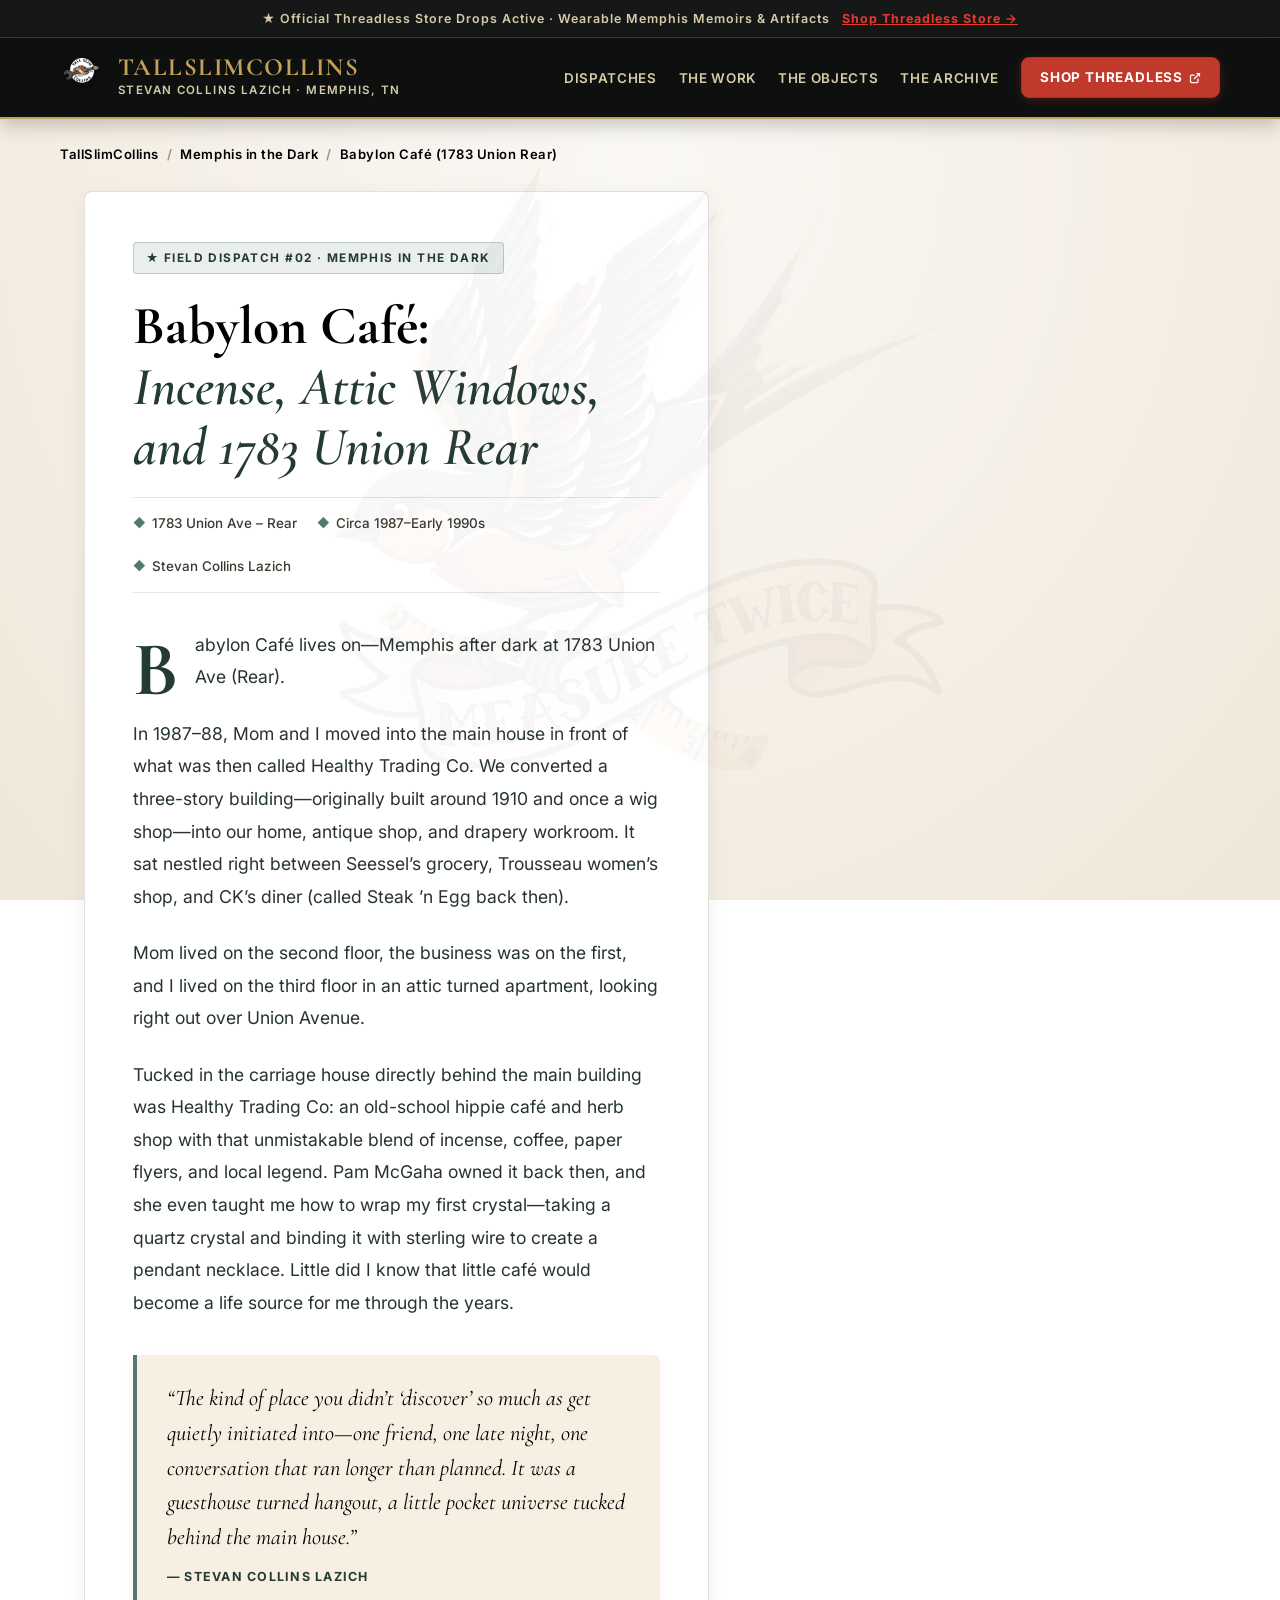
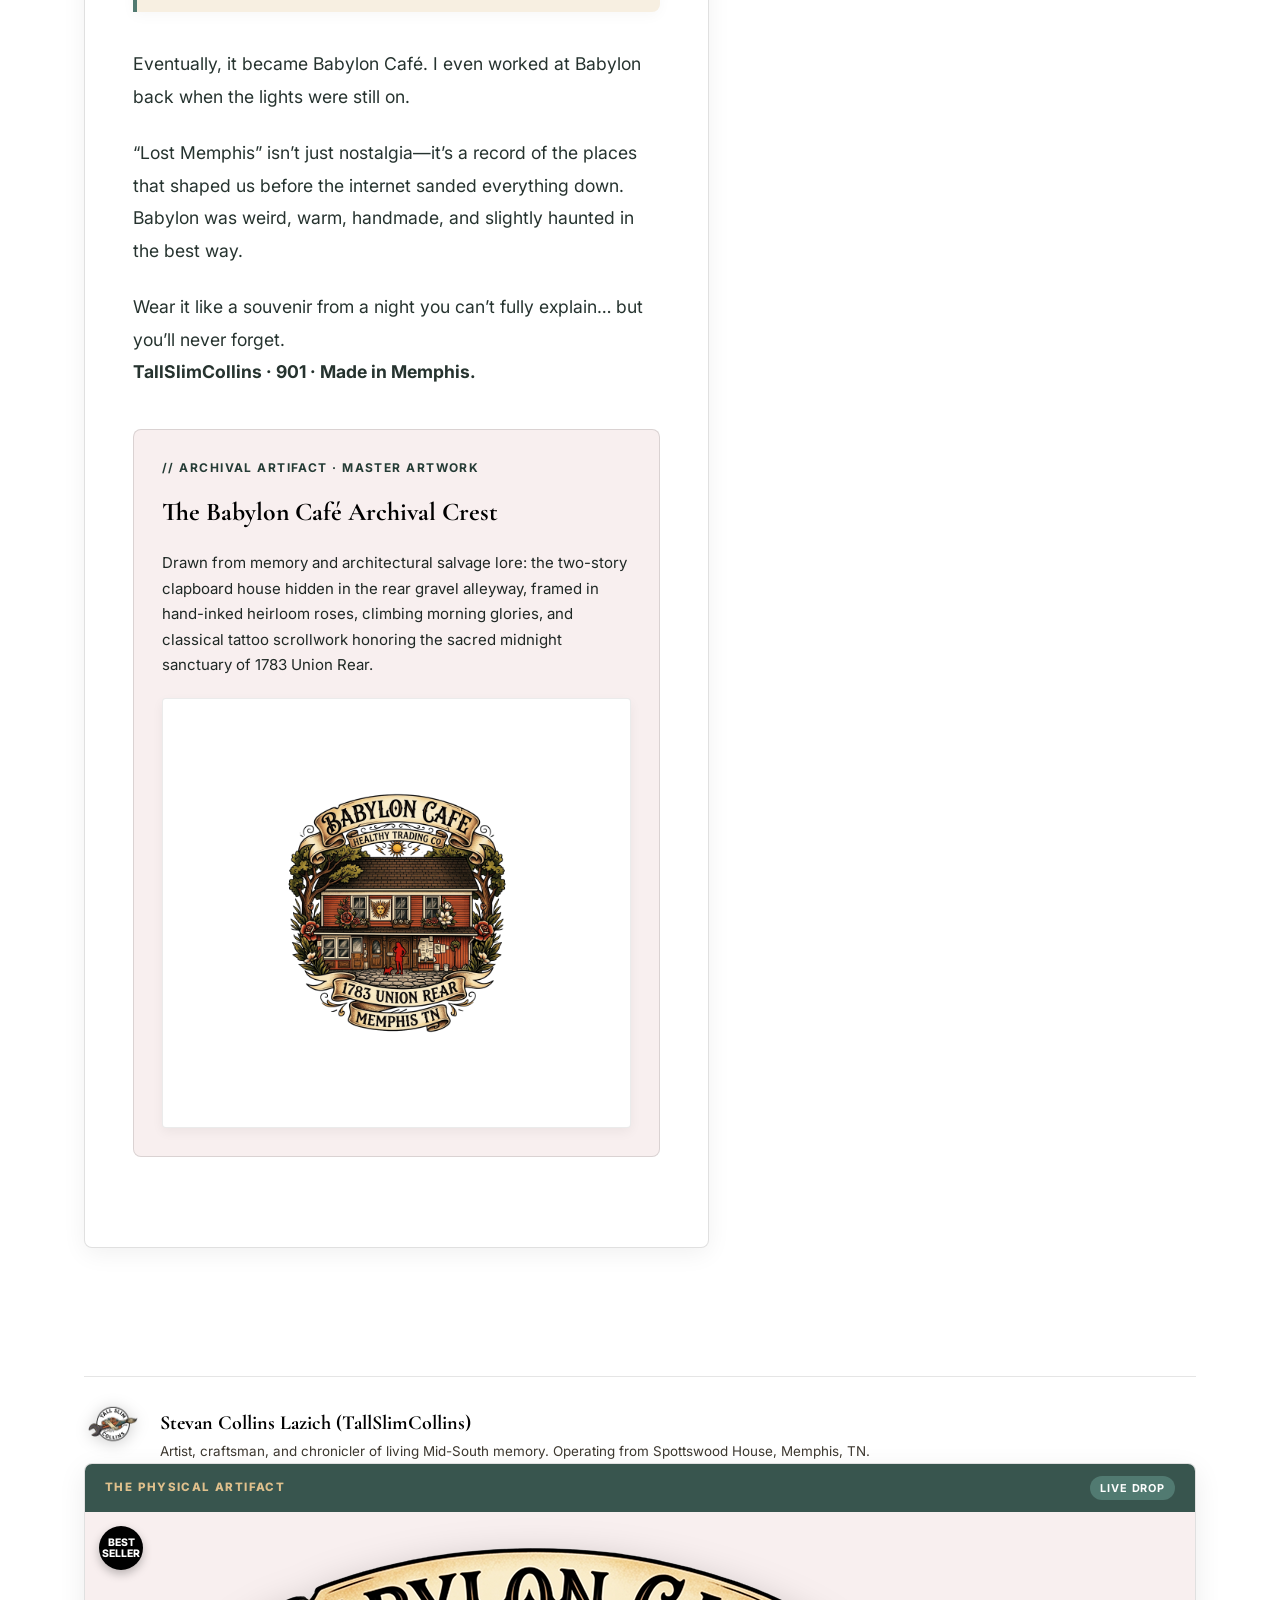
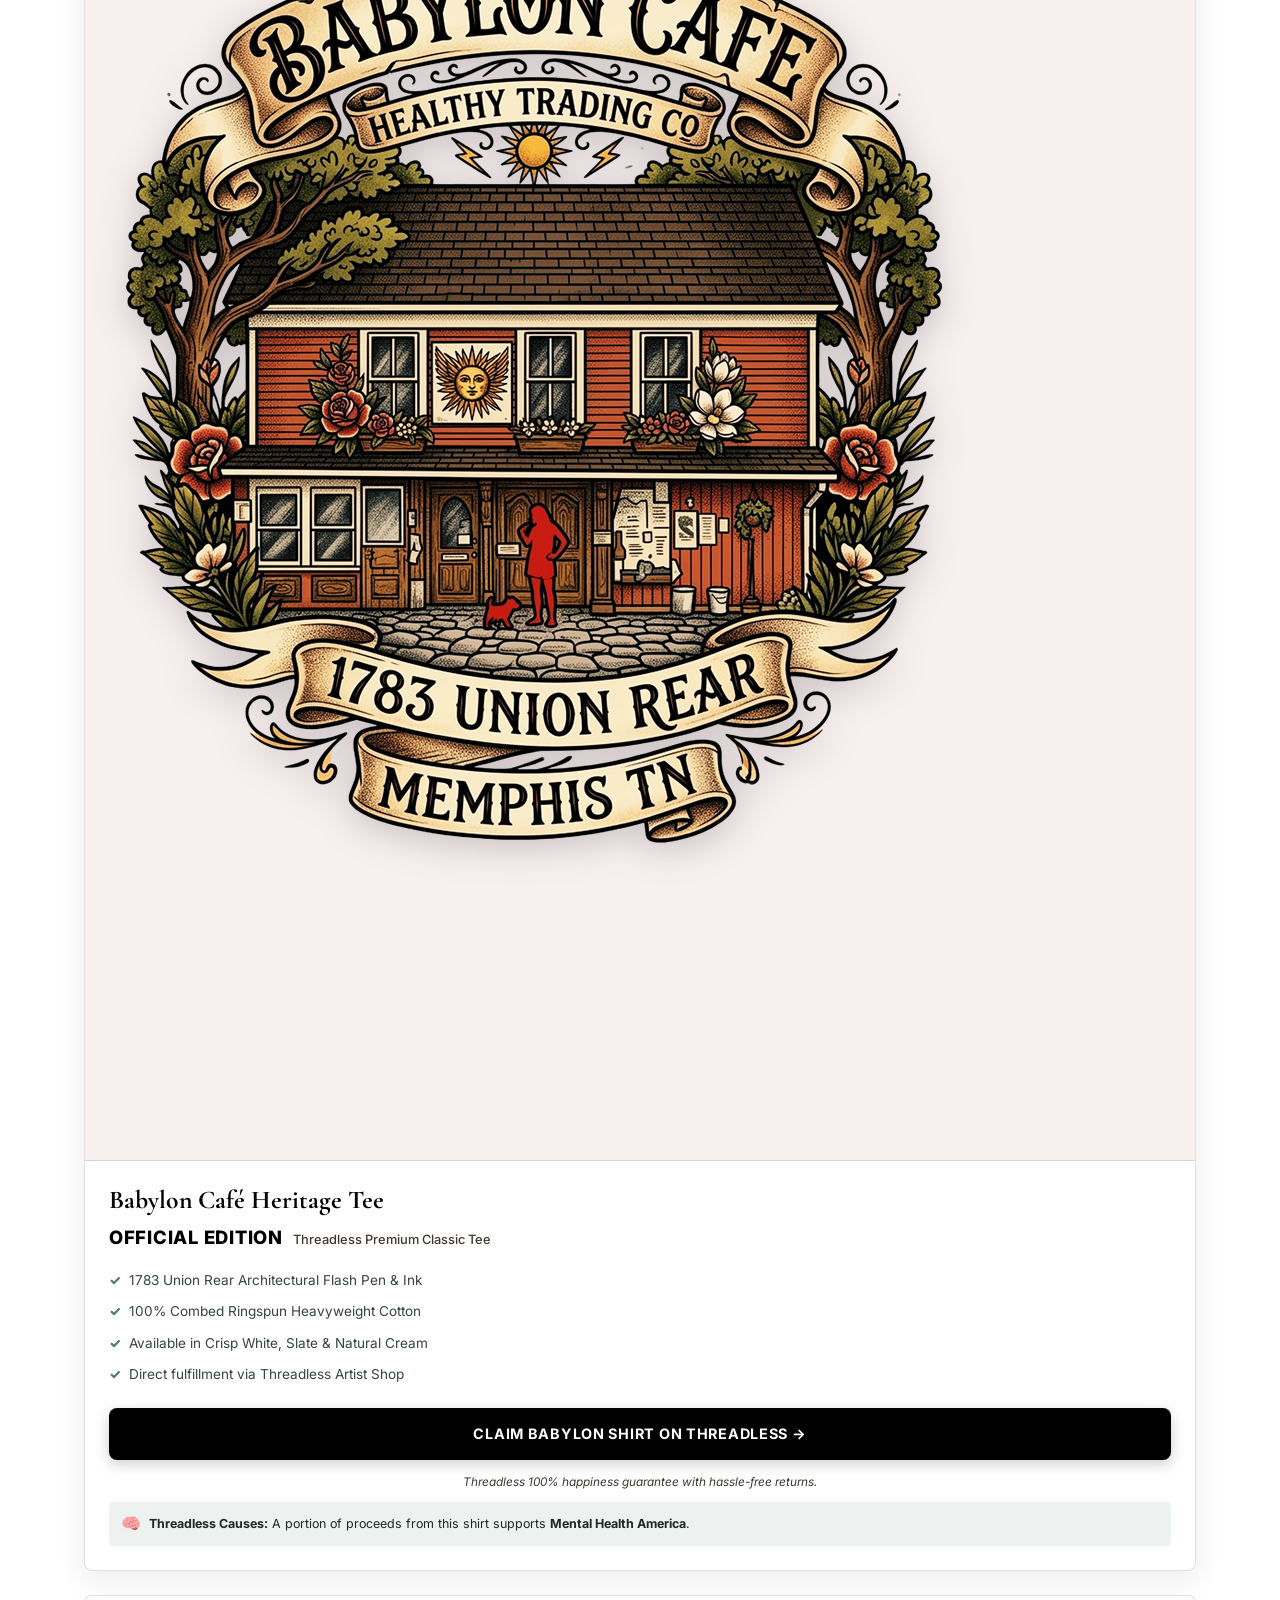
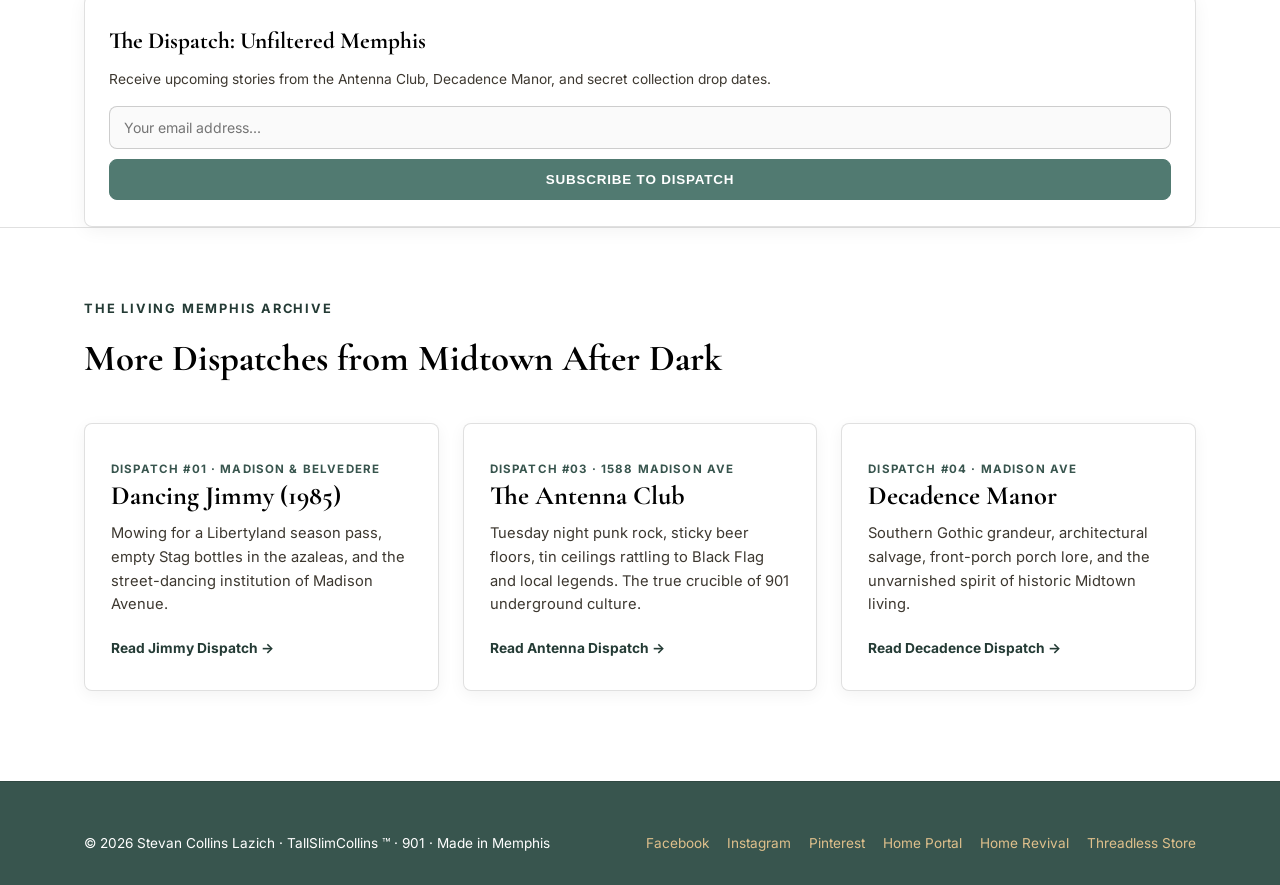
<file: story-babylon-cafe.html>
﻿<!DOCTYPE html>
<html lang="en">
<head>
  <meta charset="UTF-8">
  <meta name="viewport" content="width=device-width, initial-scale=1.0">
  <title>Babylon Café: Hand-Rolled Pasta, the Herb Room, and Union Ave After Dark — TallSlimCollins</title>
  <meta property="og:type" content="website">
  <meta property="og:url" content="https://tallslimcollins.com/story-babylon-cafe.html">
  <meta property="og:image" content="https://tallslimcollins.com/assets/logos/tallslimcollins-share-card-2026.jpg?v=7">
  <meta name="twitter:card" content="summary_large_image">
  <meta name="twitter:image" content="https://tallslimcollins.com/assets/logos/tallslimcollins-share-card-2026.jpg?v=7">
  <link rel="icon" type="image/png" sizes="192x192" href="assets/logos/favicon-192.png">
  <link rel="apple-touch-icon" href="assets/logos/favicon-192.png">
  <meta name="description" content="1783 Union Rear, 1991–1993. Scratch pasta, exacting coffee, Cyndi Lauper, Tibetan monks, and the hidden Midtown sanctuary that shaped a lifetime of hospitality.">

  <!-- Open Graph -->
  <meta property="og:title" content="Babylon Café: Hand-Rolled Pasta, the Herb Room, and Union Ave After Dark">
  <meta property="og:description" content="Tucked behind Union Ave in early-90s Memphis, Babylon Café was an untouchable sanctuary.">
  <meta property="og:type" content="article">

  <link rel="preconnect" href="https://fonts.googleapis.com">
  <link rel="preconnect" href="https://fonts.gstatic.com" crossorigin>
  <link href="https://fonts.googleapis.com/css2?family=Cormorant+Garamond:ital,wght@0,400;0,600;0,700;1,400;1,600&family=Inter:wght@300;400;500;600;700&display=swap" rel="stylesheet">

  <style>
    :root {
      /* Threadless Confirmed Active Palette */
      --sage: #517A71;
      --sage-dark: #38554E;
      --sage-deep: #243B35;
      --sage-light: #709990;
      --parchment: #DFC08C;
      --parchment-light: #F7EFE1;
      --parchment-deep: #CFAF79;
      --clay: #E5CDC9;
      --clay-tint: #F8EFEF;
      --ink: #000000;
      --charcoal: #1F2825;
      --white: #FFFFFF;

      /* Canvas & Surfaces (Threadless Match) */
      --bg-body: #FAF8F5;          /* Clean cotton paper canvas */
      --bg-header: #0E100F;        /* Obsidian black header */
      --bg-card: #FFFFFF;          /* Crisp white editorial surface */
      --bg-card-hover: #FFFDF9;
      --text-main: #121212;        /* Bold charcoal typography */
      --text-muted: #3D3830;       /* Readable dark slate subtext */
      --border: rgba(0, 0, 0, 0.12);
      --border-focus: #517A71;
      --radius: 8px;
    }

    * {
      box-sizing: border-box;
      margin: 0;
      padding: 0;
    }

    body {
      background-color: #FAF8F5;
      background: radial-gradient(ellipse at 50% 18%, #FAF8F5 0%, #F5EFE6 55%, #EFE7D8 100%);
      background-attachment: fixed;
      color: var(--text-main);
      font-family: 'Inter', -apple-system, BlinkMacSystemFont, sans-serif;
      line-height: 1.7;
      -webkit-font-smoothing: antialiased;
      overflow-x: hidden;
      position: relative;
    }

    body::before {
      content: "";
      position: fixed;
      top: 50%;
      left: 50%;
      transform: translate(-50%, -50%);
      width: 720px;
      height: 720px;
      background: url('assets/trade-flash/swallow-flash-artboard-15.png') no-repeat center center;
      background-size: contain;
      opacity: 0.035;
      pointer-events: none;
      z-index: 0;
    }

    a {
      color: inherit;
      text-decoration: none;
      transition: all 0.2s ease;
    }

    .container {
      max-width: 1160px;
      margin: 0 auto;
      padding: 0 24px;
    }

    /* Top Announcement Bar */
    .top-bar {
      background: #161817;
      color: #D6CCA9;
      font-size: 0.78rem;
      font-weight: 600;
      text-align: center;
      padding: 8px 16px;
      letter-spacing: 0.08em;
      border-bottom: 1px solid rgba(197, 160, 89, 0.25);
    }

    .top-bar a {
      color: #E6392F;
      text-decoration: underline;
      margin-left: 8px;
      font-weight: 700;
    }

    .top-bar a:hover {
      color: #FF5A4E;
    }

    /* Navigation - Obsidian Black & Antique Gold Banner */
    header {
      position: sticky;
      top: 0;
      z-index: 100;
      background: #0E100F;
      border-bottom: 2px solid #C5A059;
      box-shadow: 0 4px 20px rgba(0, 0, 0, 0.25);
    }

    .nav-inner {
      display: flex;
      justify-content: space-between;
      align-items: center;
      padding: 16px 0;
    }

    .brand-mark {
      display: flex;
      align-items: center;
      gap: 14px;
    }

    .brand-badge-img {
      width: 44px;
      height: 44px;
      object-fit: contain;
      filter: drop-shadow(0 2px 8px rgba(0,0,0,0.4));
    }

    .brand-text {
      display: flex;
      flex-direction: column;
    }

    .brand-title {
      font-family: 'Cormorant Garamond', Georgia, serif;
      font-size: 1.55rem;
      font-weight: 700;
      letter-spacing: 0.06em;
      color: #C5A059;
      text-transform: uppercase;
      line-height: 1.1;
    }

    .brand-subtitle {
      font-size: 0.72rem;
      color: #D6CCA9;
      letter-spacing: 0.12em;
      text-transform: uppercase;
      font-weight: 600;
    }

    nav ul {
      display: flex;
      list-style: none;
      gap: 22px;
      align-items: center;
    }

    nav a {
      font-size: 0.84rem;
      font-weight: 600;
      letter-spacing: 0.05em;
      text-transform: uppercase;
      color: #D6CCA9;
      padding-bottom: 4px;
      border-bottom: 2px solid transparent;
      transition: all 0.2s ease;
    }

    nav a:hover {
      color: #FFFFFF;
      border-bottom-color: #C0392B;
    }

    .nav-cta {
      display: inline-flex;
      align-items: center;
      gap: 6px;
      padding: 8px 18px;
      background: #C0392B;
      border: 1px solid #A93226;
      border-radius: var(--radius);
      color: #FFFFFF !important;
      font-size: 0.84rem !important;
      font-weight: 700;
      text-transform: uppercase;
      letter-spacing: 0.06em;
      transition: all 0.25s ease;
      box-shadow: 0 2px 8px rgba(192, 57, 43, 0.3);
    }

    .nav-cta:hover {
      background: #A93226;
      border-color: #922B21;
      transform: translateY(-1px);
      box-shadow: 0 4px 14px rgba(192, 57, 43, 0.45);
      border-bottom-color: #922B21 !important;
    }

    /* Breadcrumbs */
    .breadcrumb-bar {
      padding: 24px 0 16px;
      font-size: 0.82rem;
      color: var(--sage-deep);
      letter-spacing: 0.04em;
      font-weight: 600;
      display: flex;
      align-items: center;
      gap: 8px;
    }

    .breadcrumb-bar a {
      color: var(--ink);
    }

    .breadcrumb-bar a:hover {
      text-decoration: underline;
    }

    .breadcrumb-sep {
      opacity: 0.5;
    }

    /* Main Article Layout */
    .article-layout {
      display: grid;
      grid-template-columns: 1.4fr 1fr;
      gap: 40px;
      padding: 10px 0 80px;
      align-items: start;
    }

    @media (max-width: 960px) {
      .article-layout {
        grid-template-columns: 1fr;
        gap: 36px;
      }
    }

    /* The Memoir Story Card */
    .story-card {
      background: var(--bg-card);
      border: 1px solid var(--border);
      border-radius: var(--radius);
      padding: 50px 48px;
      box-shadow: 0 6px 24px rgba(0, 0, 0, 0.06);
    }

    @media (max-width: 640px) {
      .story-card {
        padding: 30px 22px;
      }
    }

    .story-badge {
      display: inline-flex;
      align-items: center;
      gap: 8px;
      padding: 5px 12px;
      background: rgba(81, 122, 113, 0.12);
      border: 1px solid rgba(81, 122, 113, 0.3);
      color: var(--sage-deep);
      font-size: 0.74rem;
      font-weight: 700;
      letter-spacing: 0.12em;
      text-transform: uppercase;
      border-radius: 4px;
      margin-bottom: 22px;
    }

    h1.story-headline {
      font-family: 'Cormorant Garamond', Georgia, serif;
      font-size: clamp(2.4rem, 4.2vw, 3.4rem);
      font-weight: 700;
      line-height: 1.12;
      color: var(--ink);
      margin-bottom: 20px;
    }

    h1.story-headline em {
      font-style: italic;
      color: var(--sage-deep);
      font-weight: 600;
    }

    .story-meta-bar {
      display: flex;
      flex-wrap: wrap;
      gap: 20px;
      align-items: center;
      padding: 14px 0;
      border-top: 1px solid rgba(0, 0, 0, 0.1);
      border-bottom: 1px solid rgba(0, 0, 0, 0.1);
      margin-bottom: 36px;
      font-size: 0.84rem;
      color: var(--text-muted);
      font-weight: 500;
    }

    .meta-item {
      display: flex;
      align-items: center;
      gap: 6px;
    }

    .meta-item .bullet {
      color: var(--sage);
      font-size: 0.75rem;
    }

    /* Story Typography */
    .story-body {
      font-size: 1.1rem;
      line-height: 1.85;
      color: #26332F;
    }

    .story-body p {
      margin-bottom: 24px;
    }

    .story-body p.drop-cap::first-letter {
      font-family: 'Cormorant Garamond', Georgia, serif;
      font-size: 4.8rem;
      line-height: 0.85;
      float: left;
      margin: 8px 16px 0 0;
      color: var(--sage-deep);
      font-weight: 700;
    }

    .pull-quote {
      border-left: 4px solid var(--sage);
      background: var(--parchment-light);
      border-radius: 0 var(--radius) var(--radius) 0;
      padding: 26px 30px;
      margin: 36px 0;
      font-family: 'Cormorant Garamond', Georgia, serif;
      font-size: 1.4rem;
      font-style: italic;
      color: var(--ink);
      line-height: 1.55;
      box-shadow: 0 4px 14px rgba(0, 0, 0, 0.03);
    }

    .pull-quote cite {
      display: block;
      margin-top: 12px;
      font-family: 'Inter', sans-serif;
      font-size: 0.78rem;
      font-style: normal;
      font-weight: 700;
      letter-spacing: 0.1em;
      text-transform: uppercase;
      color: var(--sage-deep);
    }

    .author-signoff {
      margin-top: 48px;
      padding-top: 28px;
      border-top: 1px solid rgba(0, 0, 0, 0.1);
      display: flex;
      align-items: center;
      gap: 18px;
    }

    .author-badge-img {
      width: 58px;
      height: 58px;
      object-fit: contain;
      filter: drop-shadow(0 2px 8px rgba(0, 0, 0, 0.2));
    }

    .author-text h4 {
      font-family: 'Cormorant Garamond', Georgia, serif;
      font-size: 1.25rem;
      color: var(--ink);
      margin-bottom: 2px;
      font-weight: 700;
    }

    .author-text p {
      font-size: 0.84rem;
      color: var(--text-muted);
      margin: 0;
      line-height: 1.45;
    }

    /* Right Column: Physical Merch Artifact & Conversion Card */
    .artifact-sidebar {
      position: sticky;
      top: 96px;
      display: flex;
      flex-direction: column;
      gap: 24px;
    }

    .artifact-card {
      background: var(--bg-card);
      border: 1px solid var(--border);
      border-radius: var(--radius);
      box-shadow: 0 8px 28px rgba(0, 0, 0, 0.08);
      overflow: hidden;
      transition: all 0.25s ease;
    }

    .artifact-card:hover {
      border-color: var(--sage);
      box-shadow: 0 12px 34px rgba(0, 0, 0, 0.12);
    }

    .artifact-header {
      padding: 12px 20px;
      background: var(--sage-dark);
      color: #FFFFFF;
      display: flex;
      justify-content: space-between;
      align-items: center;
    }

    .artifact-label {
      font-size: 0.72rem;
      font-weight: 800;
      letter-spacing: 0.12em;
      text-transform: uppercase;
      color: var(--parchment);
    }

    .artifact-status {
      font-size: 0.68rem;
      font-weight: 700;
      color: #FFFFFF;
      background: var(--sage);
      padding: 3px 10px;
      border-radius: 20px;
      text-transform: uppercase;
      letter-spacing: 0.08em;
    }

    .artifact-stage {
      background: var(--clay-tint);
      padding: 24px 20px;
      text-align: center;
      position: relative;
      border-bottom: 1px solid var(--border);
    }

    .badge-bestseller {
      position: absolute;
      top: 14px;
      left: 14px;
      background: var(--ink);
      color: #FFFFFF;
      border-radius: 50%;
      width: 44px;
      height: 44px;
      display: flex;
      align-items: center;
      justify-content: center;
      font-size: 0.65rem;
      font-weight: 800;
      text-transform: uppercase;
      line-height: 1.1;
      text-align: center;
      box-shadow: 0 4px 10px rgba(0, 0, 0, 0.25);
      z-index: 2;
    }

    .artifact-img {
      max-width: 100%;
      height: auto;
      display: block;
      border-radius: 6px;
      filter: drop-shadow(0 8px 18px rgba(0, 0, 0, 0.18));
      transition: transform 0.3s ease;
    }

    .artifact-card:hover .artifact-img {
      transform: scale(1.02);
    }

    .artifact-details {
      padding: 24px;
    }

    .artifact-name {
      font-family: 'Cormorant Garamond', Georgia, serif;
      font-size: 1.6rem;
      font-weight: 700;
      color: var(--ink);
      margin-bottom: 6px;
      line-height: 1.2;
    }

    .artifact-price-row {
      display: flex;
      align-items: baseline;
      gap: 10px;
      margin-bottom: 16px;
    }

    .artifact-price {
      font-size: 1.4rem;
      font-weight: 800;
      color: var(--ink);
    }

    .artifact-price-sub {
      font-size: 0.8rem;
      color: var(--text-muted);
      font-weight: 500;
    }

    .artifact-specs {
      list-style: none;
      font-size: 0.85rem;
      color: #364440;
      margin-bottom: 22px;
      display: flex;
      flex-direction: column;
      gap: 8px;
    }

    .artifact-specs li {
      display: flex;
      align-items: center;
      gap: 8px;
    }

    .artifact-specs li::before {
      content: "✓";
      color: var(--sage);
      font-weight: 800;
      font-size: 0.85rem;
    }

    .btn-buy-threadless {
      display: flex;
      align-items: center;
      justify-content: center;
      gap: 8px;
      width: 100%;
      padding: 14px 20px;
      background: var(--ink);
      color: #FFFFFF;
      font-size: 0.9rem;
      font-weight: 700;
      letter-spacing: 0.05em;
      text-transform: uppercase;
      border-radius: var(--radius);
      box-shadow: 0 4px 14px rgba(0, 0, 0, 0.2);
      cursor: pointer;
      transition: all 0.25s ease;
    }

    .btn-buy-threadless:hover {
      background: var(--sage-dark);
      transform: translateY(-2px);
      box-shadow: 0 8px 20px rgba(0, 0, 0, 0.25);
    }

    .guarantee-note {
      text-align: center;
      font-size: 0.74rem;
      color: var(--text-muted);
      margin-top: 12px;
      font-style: italic;
    }

    /* The Dispatch Newsletter Card */
    .dispatch-newsletter-card {
      background: var(--bg-card);
      border: 1px solid var(--border);
      border-radius: var(--radius);
      padding: 26px 24px;
      box-shadow: 0 4px 18px rgba(0, 0, 0, 0.05);
    }

    .dispatch-newsletter-card h4 {
      font-family: 'Cormorant Garamond', Georgia, serif;
      font-size: 1.45rem;
      color: var(--ink);
      margin-bottom: 8px;
      font-weight: 700;
    }

    .dispatch-newsletter-card p {
      font-size: 0.86rem;
      color: var(--text-muted);
      line-height: 1.55;
      margin-bottom: 16px;
    }

    .dispatch-form {
      display: flex;
      flex-direction: column;
      gap: 10px;
    }

    .dispatch-input {
      padding: 12px 14px;
      background: #FAFAFA;
      border: 1px solid rgba(0, 0, 0, 0.18);
      border-radius: var(--radius);
      color: var(--ink);
      font-family: 'Inter', sans-serif;
      font-size: 0.88rem;
    }

    .dispatch-input:focus {
      outline: none;
      border-color: var(--sage);
      background: #FFFFFF;
    }

    .btn-subscribe {
      padding: 12px;
      background: var(--sage);
      border: 1px solid var(--sage);
      color: #FFFFFF;
      font-size: 0.84rem;
      font-weight: 700;
      letter-spacing: 0.06em;
      text-transform: uppercase;
      border-radius: var(--radius);
      cursor: pointer;
      transition: all 0.25s ease;
    }

    .btn-subscribe:hover {
      background: var(--sage-dark);
      border-color: var(--sage-dark);
    }

    /* Companion Stories Section */
    .more-stories-section {
      border-top: 1px solid rgba(0, 0, 0, 0.12);
      padding: 70px 0 90px;
    }

    .section-eyebrow {
      font-size: 0.8rem;
      letter-spacing: 0.14em;
      text-transform: uppercase;
      color: var(--sage-deep);
      font-weight: 700;
      margin-bottom: 8px;
    }

    .section-title {
      font-family: 'Cormorant Garamond', Georgia, serif;
      font-size: 2.3rem;
      font-weight: 700;
      color: var(--ink);
      margin-bottom: 32px;
    }

    .stories-grid {
      display: grid;
      grid-template-columns: repeat(auto-fit, minmax(300px, 1fr));
      gap: 24px;
    }

    .companion-card {
      background: var(--bg-card);
      border: 1px solid rgba(0, 0, 0, 0.12);
      border-radius: var(--radius);
      padding: 30px 26px;
      display: flex;
      flex-direction: column;
      justify-content: space-between;
      transition: all 0.25s ease;
      box-shadow: 0 4px 16px rgba(0, 0, 0, 0.05);
    }

    .companion-card:hover {
      transform: translateY(-4px);
      box-shadow: 0 10px 26px rgba(0, 0, 0, 0.10);
      border-color: var(--sage);
    }

    .companion-tag {
      font-size: 0.72rem;
      font-weight: 700;
      color: var(--sage-dark);
      text-transform: uppercase;
      letter-spacing: 0.1em;
      margin-bottom: 10px;
    }

    .companion-card h3 {
      font-family: 'Cormorant Garamond', Georgia, serif;
      font-size: 1.65rem;
      font-weight: 700;
      color: var(--ink);
      margin-bottom: 10px;
      line-height: 1.2;
    }

    .companion-card p {
      font-size: 0.92rem;
      color: var(--text-muted);
      line-height: 1.6;
      margin-bottom: 20px;
    }

    .companion-link {
      font-size: 0.86rem;
      font-weight: 700;
      color: var(--sage-deep);
      display: inline-flex;
      align-items: center;
      gap: 6px;
    }

    .companion-link:hover {
      color: var(--ink);
    }

    /* Footer */
    footer {
      border-top: 1px solid rgba(0, 0, 0, 0.15);
      padding: 50px 0 30px;
      background: var(--sage-dark);
      color: #FFFFFF;
      font-size: 0.85rem;
    }

    .footer-content {
      display: flex;
      justify-content: space-between;
      align-items: center;
      flex-wrap: wrap;
      gap: 20px;
    }

    .footer-content a {
      color: var(--parchment);
    }

    .footer-content a:hover {
      color: #FFFFFF;
    }
  </style>
</head>
<body>

  <!-- Top Announcement Bar -->
  <div class="top-bar">
    ★ Official Threadless Store Drops Active · Wearable Memphis Memoirs & Artifacts
    <a href="https://tallslimcollins.threadless.com" target="_blank" rel="noopener">Shop Threadless Store →</a>
  </div>

  <!-- Navigation -->
  <header>
    <div class="container nav-inner">
      <div class="brand-mark">
        <a href="index.html" style="display: flex; align-items: center; gap: 14px;">
          <img src="assets/tsc-wrench-brush-rose-badge.png" alt="TallSlimCollins Tattoo Seal" class="brand-badge-img">
          <div class="brand-text">
            <span class="brand-title">TallSlimCollins</span>
            <span class="brand-subtitle">Stevan Collins Lazich · Memphis, TN</span>
          </div>
        </a>
      </div>
            <nav>
        <ul>
          <li><a href="index.html#hero-release">Dispatches</a></li>
          <li><a href="index.html#counter-1">The Work</a></li>
          <li><a href="index.html#counter-2">The Objects</a></li>
          <li><a href="timeline-dossier.html">The Archive</a></li>
          <li><a href="https://tallslimcollins.threadless.com" target="_blank" rel="noopener" class="nav-cta">
            Shop Threadless
            <svg width="12" height="12" viewBox="0 0 24 24" fill="none" stroke="currentColor" stroke-width="2.5"><path d="M18 13v6a2 2 0 0 1-2 2H5a2 2 0 0 1-2-2V8a2 2 0 0 1 2-2h6"></path><polyline points="15 3 21 3 21 9"></polyline><line x1="10" y1="14" x2="21" y2="3"></line></svg>
          </a></li>
        </ul>
      </nav>
    </div>
  </header>

  <!-- Breadcrumbs -->
  <div class="container breadcrumb-bar">
    <a href="index.html">TallSlimCollins</a>
    <span class="breadcrumb-sep">/</span>
    <a href="index.html#counter-1">Memphis in the Dark</a>
    <span class="breadcrumb-sep">/</span>
    <span style="color: var(--ink);">Babylon Café (1783 Union Rear)</span>
  </div>

  <!-- Main Article Layout -->
  <main class="container">
    <div class="article-layout">
      
      <!-- Left Column: The Story -->
      <article class="story-card">
        <div class="story-badge">
          ★ Field Dispatch #02 · Memphis in the Dark
        </div>
        
                <h1 class="story-headline">
          Babylon Café:<br><em>Incense, Attic Windows, and 1783 Union Rear</em>
        </h1>

        <div class="story-meta-bar">
          <div class="meta-item">
            <span class="bullet">◆</span>
            <span>1783 Union Ave – Rear</span>
          </div>
          <div class="meta-item">
            <span class="bullet">◆</span>
            <span>Circa 1987–Early 1990s</span>
          </div>
          <div class="meta-item">
            <span class="bullet">◆</span>
            <span>Stevan Collins Lazich</span>
          </div>
        </div>

        <div class="story-body">
          <p class="drop-cap">
            Babylon Café lives on—Memphis after dark at 1783 Union Ave (Rear).
          </p>

          <p>
            In 1987–88, Mom and I moved into the main house in front of what was then called Healthy Trading Co. We converted a three-story building—originally built around 1910 and once a wig shop—into our home, antique shop, and drapery workroom. It sat nestled right between Seessel’s grocery, Trousseau women’s shop, and CK’s diner (called Steak ’n Egg back then).
          </p>

          <p>
            Mom lived on the second floor, the business was on the first, and I lived on the third floor in an attic turned apartment, looking right out over Union Avenue.
          </p>

          <p>
            Tucked in the carriage house directly behind the main building was Healthy Trading Co: an old-school hippie café and herb shop with that unmistakable blend of incense, coffee, paper flyers, and local legend. Pam McGaha owned it back then, and she even taught me how to wrap my first crystal—taking a quartz crystal and binding it with sterling wire to create a pendant necklace. Little did I know that little café would become a life source for me through the years.
          </p>

          <div class="pull-quote">
            “The kind of place you didn’t ‘discover’ so much as get quietly initiated into—one friend, one late night, one conversation that ran longer than planned. It was a guesthouse turned hangout, a little pocket universe tucked behind the main house.”
            <cite>— Stevan Collins Lazich</cite>
          </div>

          <p>
            Eventually, it became Babylon Café. I even worked at Babylon back when the lights were still on.
          </p>

          <p>
            “Lost Memphis” isn’t just nostalgia—it’s a record of the places that shaped us before the internet sanded everything down. Babylon was weird, warm, handmade, and slightly haunted in the best way.
          </p>

          <p>
            Wear it like a souvenir from a night you can’t fully explain… but you’ll never forget.<br>
            <strong>TallSlimCollins · 901 · Made in Memphis.</strong>
          </p>
        </div>

          <!-- The Archival Master Artboard: Babylon Café Crest -->
          <div class="evidence-block" style="margin: 40px 0; padding: 28px; background: var(--clay-tint); border: 1px solid var(--border); border-radius: var(--radius);">
            <div style="font-size: 0.75rem; letter-spacing: 0.12em; text-transform: uppercase; font-weight: 700; color: var(--sage-deep); margin-bottom: 12px;">
              // ARCHIVAL ARTIFACT · MASTER ARTWORK
            </div>
            <h3 style="font-family: 'Cormorant Garamond', Georgia, serif; font-size: 1.6rem; color: var(--ink); margin-bottom: 16px; font-weight: 700;">
              The Babylon Café Archival Crest
            </h3>
            <p style="font-size: 0.94rem; color: var(--charcoal); margin-bottom: 20px; line-height: 1.7;">
              Drawn from memory and architectural salvage lore: the two-story clapboard house hidden in the rear gravel alleyway, framed in hand-inked heirloom roses, climbing morning glories, and classical tattoo scrollwork honoring the sacred midnight sanctuary of 1783 Union Rear.
            </p>
            <div style="display: flex; gap: 24px; align-items: center; justify-content: center; padding: 24px; background: #FFFFFF; border-radius: 4px; border: 1px solid rgba(0,0,0,0.08); box-shadow: 0 4px 12px rgba(0,0,0,0.05);">
              <img src="assets/babylon-crest-artboard.png" alt="The Babylon Café Master Illustrated Crest" style="max-width: 380px; width: 100%; height: auto; display: block;">
            </div>
          </div>
        </div>

        <div class="author-signoff">
          <img src="assets/tsc-wrench-brush-rose-badge.png" alt="Stevan Collins Lazich Seal" class="author-badge-img">
          <div class="author-text">
            <h4>Stevan Collins Lazich (TallSlimCollins)</h4>
            <p>Artist, craftsman, and chronicler of living Mid-South memory. Operating from Spottswood House, Memphis, TN.</p>
          </div>
        </div>
      </article>

      <!-- Right Column: Merch Artifact Sidebar -->
      <aside class="artifact-sidebar">
        
        <!-- Live Threadless Merch Card -->
        <div class="artifact-card">
          <div class="artifact-header">
            <span class="artifact-label">The Physical Artifact</span>
            <span class="artifact-status">Live Drop</span>
          </div>

          <div class="artifact-stage">
            <div class="badge-bestseller">Best<br>Seller</div>
            <img src="assets/dispatches/babylon-cafe-lead.png" alt="Babylon Cafe Commemorative Shirt" class="artifact-img">
          </div>

          <div class="artifact-details">
            <div class="artifact-name">Babylon Café Heritage Tee</div>
            
            <div class="artifact-price-row">
              <span class="artifact-price" style="font-size: 1.15rem; text-transform: uppercase; letter-spacing: 0.04em;">Official Edition</span>
              <span class="artifact-price-sub">Threadless Premium Classic Tee</span>
            </div>

            <ul class="artifact-specs">
              <li>1783 Union Rear Architectural Flash Pen & Ink</li>
              <li>100% Combed Ringspun Heavyweight Cotton</li>
              <li>Available in Crisp White, Slate & Natural Cream</li>
              <li>Direct fulfillment via Threadless Artist Shop</li>
            </ul>

            <!-- DIRECT CONVERSION CTA TO THREADLESS -->
            <a href="https://tallslimcollins.threadless.com/designs/babylon-after-dark-lost-memphis/everyone/t-shirt/extra-soft?variation=front&color=forest_green" target="_blank" rel="noopener" class="btn-buy-threadless">
              Claim Babylon Shirt on Threadless →
            </a>

            <div class="guarantee-note">
              Threadless 100% happiness guarantee with hassle-free returns.
            </div>

            <div style="margin-top: 10px; padding: 8px 12px; background: rgba(81, 122, 113, 0.1); border-radius: 4px; font-size: 0.78rem; color: var(--charcoal); display: flex; align-items: center; gap: 8px;">
              <span style="font-size: 1rem;">🧠</span>
              <span><strong>Threadless Causes:</strong> A portion of proceeds from this shirt supports <strong>Mental Health America</strong>.</span>
            </div>
          </div>
        </div>

        <!-- The Dispatch Newsletter Capture -->
        <div class="dispatch-newsletter-card">
          <h4>The Dispatch: Unfiltered Memphis</h4>
          <p>
            Receive upcoming stories from the Antenna Club, Decadence Manor, and secret collection drop dates.
          </p>
          <form class="dispatch-form" onsubmit="event.preventDefault(); alert('Thank you for subscribing to The Dispatch.');">
            <input type="email" class="dispatch-input" placeholder="Your email address..." required>
            <button type="submit" class="btn-subscribe">Subscribe to Dispatch</button>
          </form>
        </div>

      </aside>

    </div>
  </main>

  <!-- More Dispatches Grid -->
  <section class="more-stories-section">
    <div class="container">
      <div class="section-eyebrow">The Living Memphis Archive</div>
      <h2 class="section-title">More Dispatches from Midtown After Dark</h2>

      <div class="stories-grid">
        <!-- Story 1: Dancing Jimmy -->
        <div class="companion-card">
          <div>
            <span class="companion-tag">Dispatch #01 · Madison & Belvedere</span>
            <h3>Dancing Jimmy (1985)</h3>
            <p>
              Mowing for a Libertyland season pass, empty Stag bottles in the azaleas, and the street-dancing institution of Madison Avenue.
            </p>
          </div>
          <a href="story-dancing-jimmy.html" class="companion-link">
            Read Jimmy Dispatch →
          </a>
        </div>

        <!-- Story 3: Antenna Club -->
        <div class="companion-card">
          <div>
            <span class="companion-tag">Dispatch #03 · 1588 Madison Ave</span>
            <h3>The Antenna Club</h3>
            <p>
              Tuesday night punk rock, sticky beer floors, tin ceilings rattling to Black Flag and local legends. The true crucible of 901 underground culture.
            </p>
          </div>
          <a href="story-antenna-club.html" class="companion-link">
            Read Antenna Dispatch →
          </a>
        </div>

        <!-- Story 4: Decadence Manor -->
        <div class="companion-card">
          <div>
            <span class="companion-tag">Dispatch #04 · Madison Ave</span>
            <h3>Decadence Manor</h3>
            <p>
              Southern Gothic grandeur, architectural salvage, front-porch porch lore, and the unvarnished spirit of historic Midtown living.
            </p>
          </div>
          <a href="story-decadence-manor.html" class="companion-link">
            Read Decadence Dispatch →
          </a>
        </div>
      </div>
    </div>
  </section>

  <!-- Footer -->
  <footer>
    <div class="container footer-content">
      <div>
        &copy; 2026 Stevan Collins Lazich · TallSlimCollins &trade; · 901 · Made in Memphis
      </div>
      <div>
        <a href="https://facebook.com/tallslimcollins" target="_blank" rel="noopener" style="margin-right: 14px;">Facebook</a>
        <a href="https://instagram.com/tallslimcollins" target="_blank" rel="noopener" style="margin-right: 14px;">Instagram</a>
        <a href="https://www.pinterest.com/tallslimcollins/" target="_blank" rel="noopener" style="margin-right: 14px;">Pinterest</a>
        <a href="index.html" style="margin-right: 14px;">Home Portal</a>
        <a href="https://stevancollinslazich.com" target="_blank" rel="noopener" style="margin-right: 14px;">Home Revival</a>
        <a href="https://tallslimcollins.threadless.com" target="_blank" rel="noopener">Threadless Store</a>
      </div>
    </div>
  </footer>

</body>
</html>
</file>
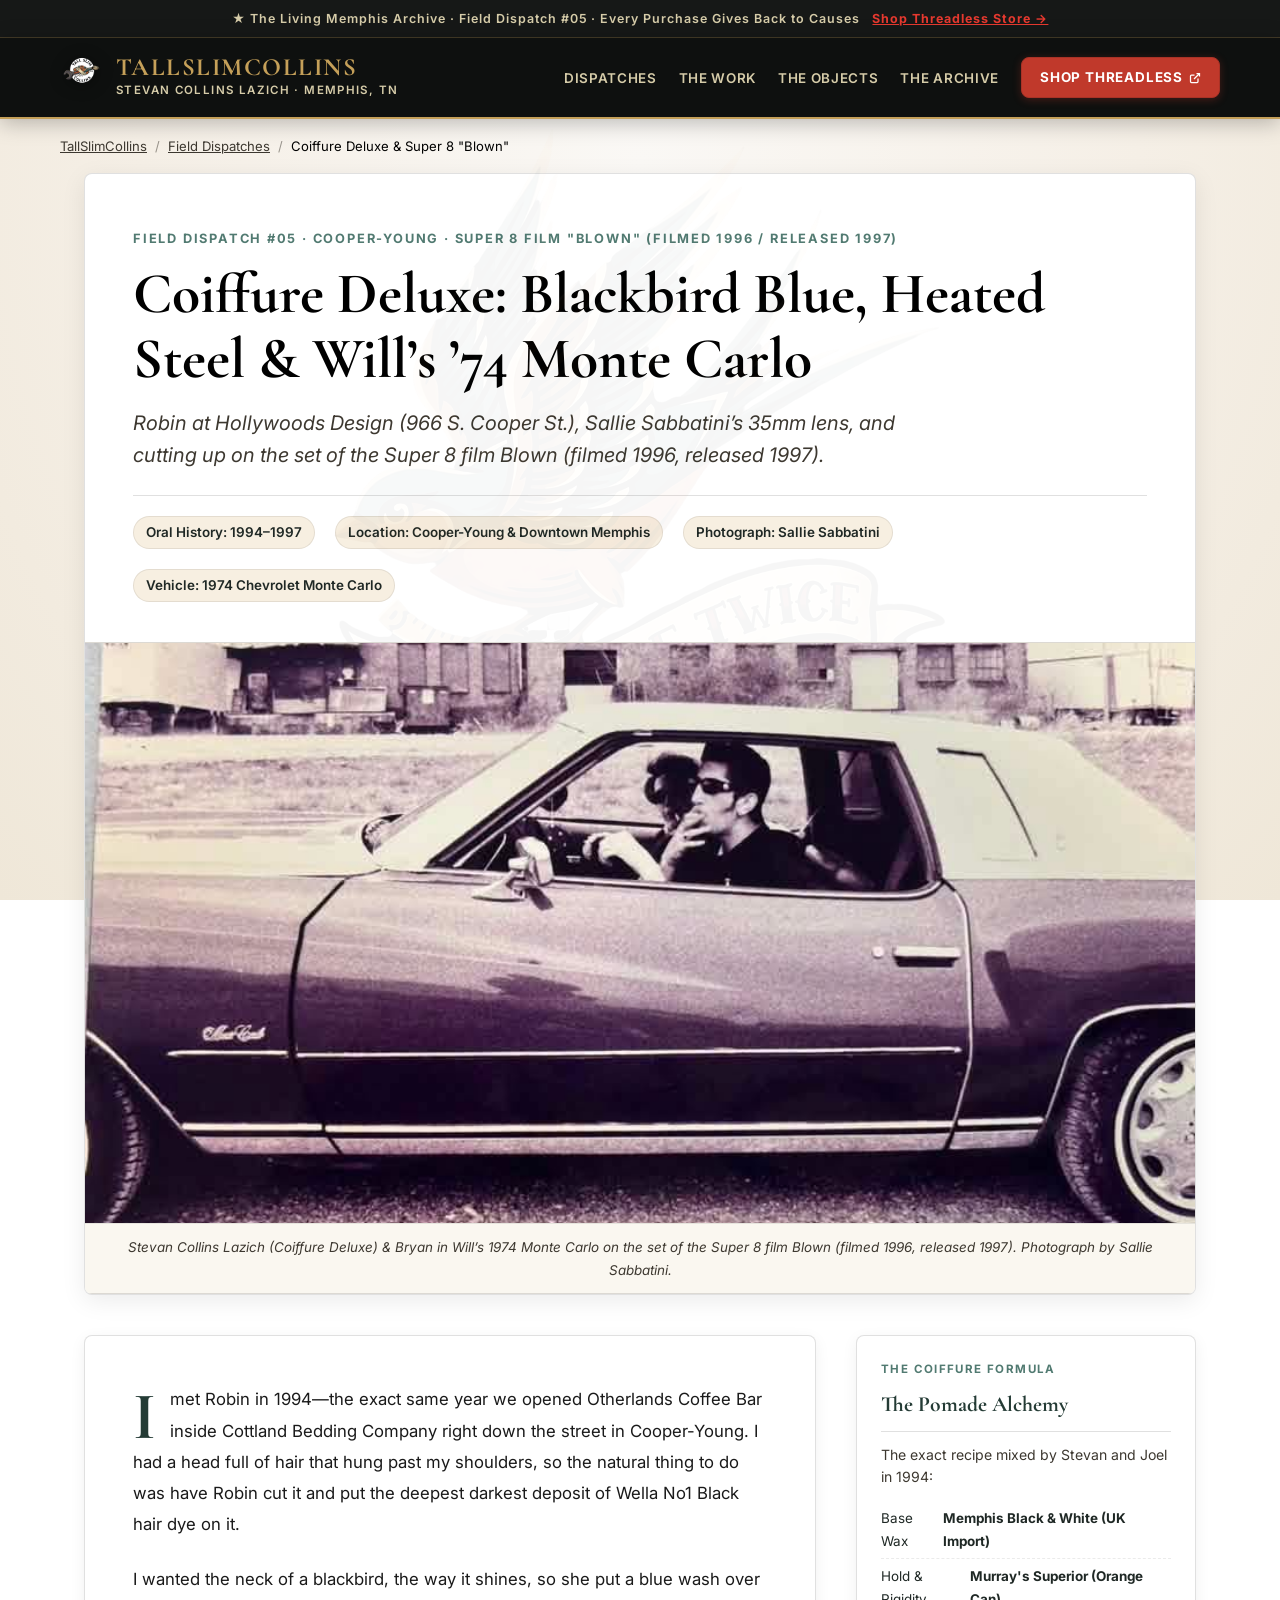
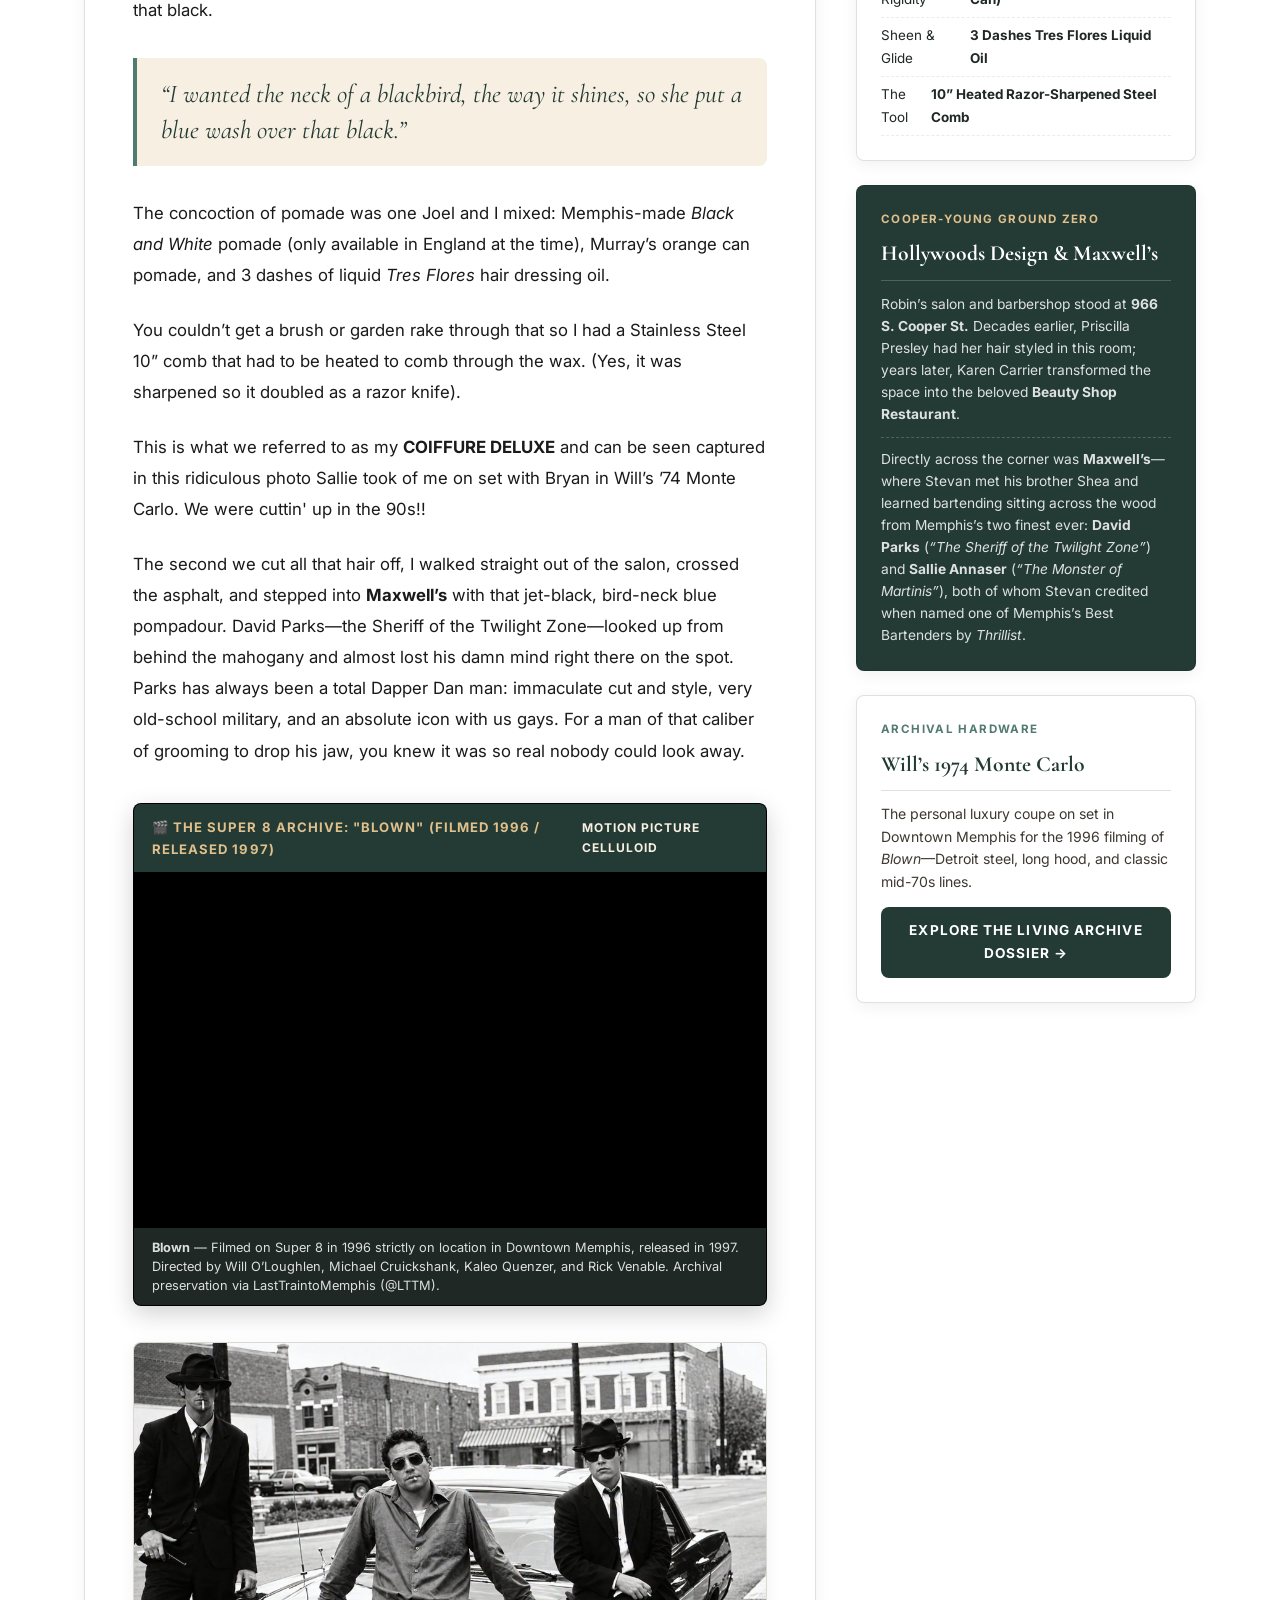
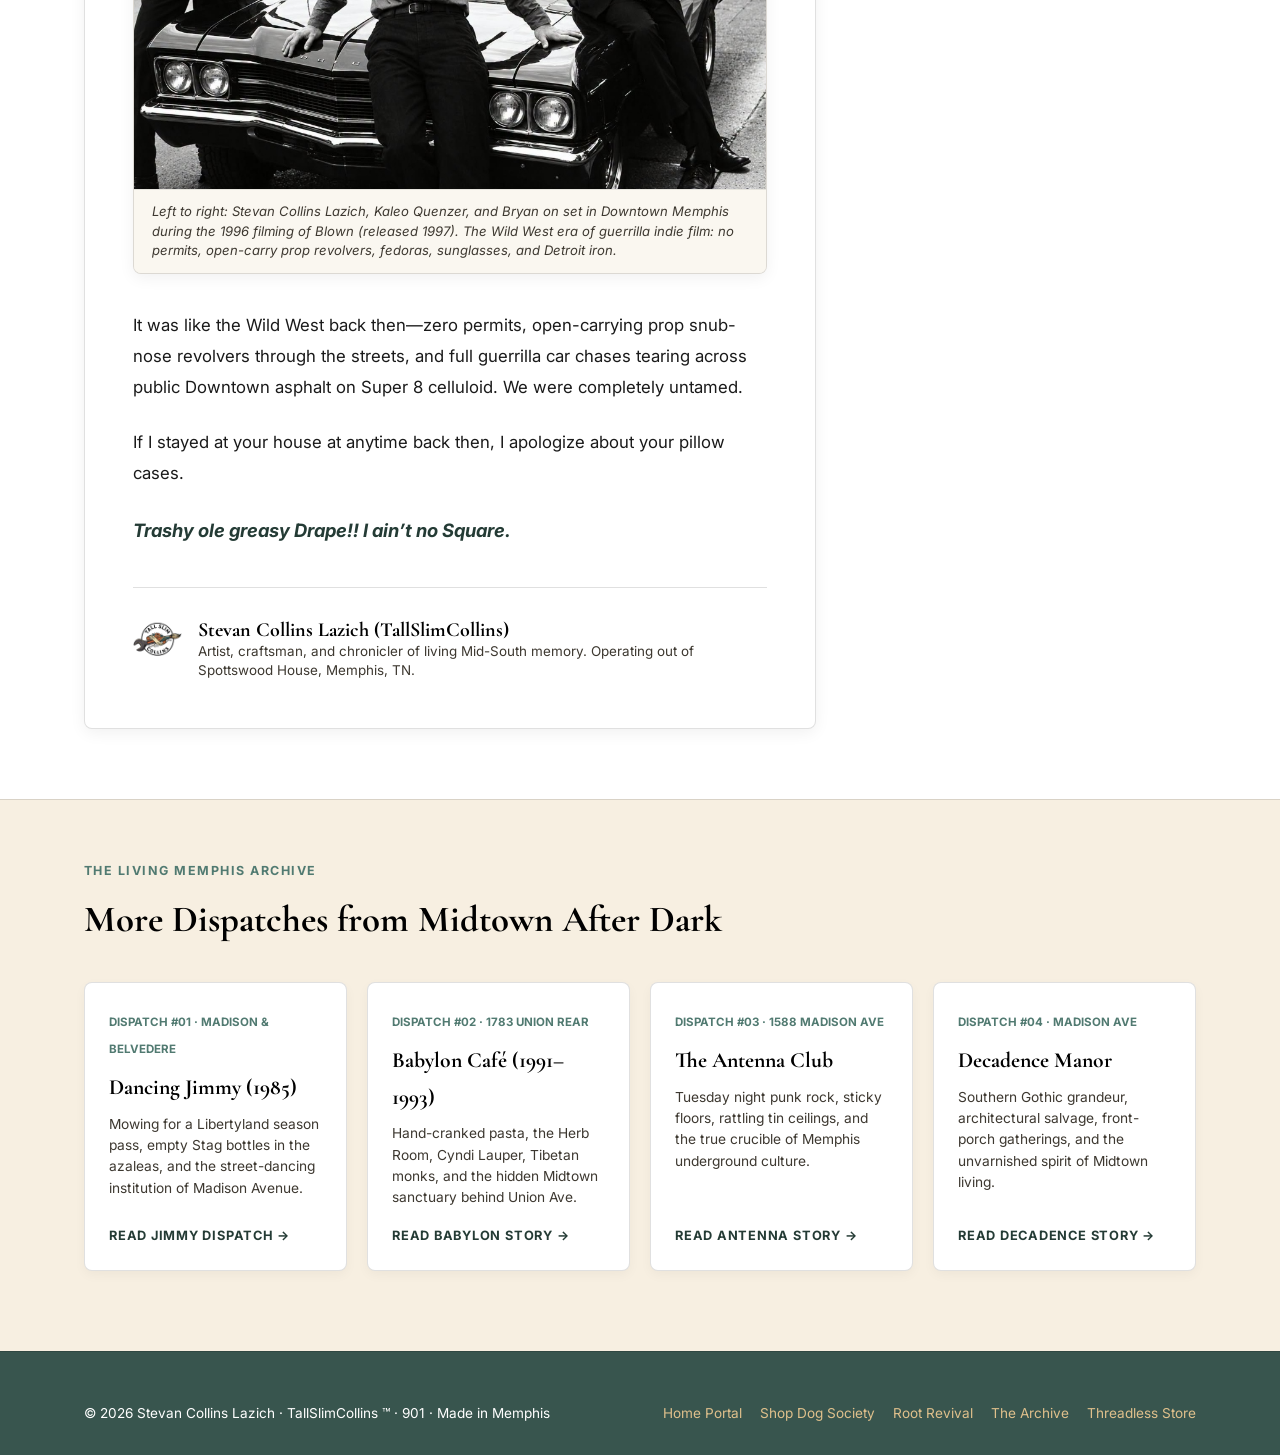
<file: story-coiffure-deluxe.html>
﻿<!DOCTYPE html>
<html lang="en">
<head>
  <meta charset="UTF-8">
  <meta name="viewport" content="width=device-width, initial-scale=1.0">
  <title>Coiffure Deluxe: Blackbird Blue, Heated Steel &amp; The '74 Monte Carlo — TallSlimCollins</title>
  <link rel="icon" type="image/png" sizes="192x192" href="assets/logos/favicon-192.png">
  <link rel="apple-touch-icon" href="assets/logos/favicon-192.png">
  <meta name="description" content="Robin at Hollywoods Design, Wella No. 1 Black, Sallie Sabbatini's 35mm lens, Will's '74 Monte Carlo, and the Super 8 film 'Blown' (filmed 1996, released 1997).">

  <!-- Open Graph -->
  <meta property="og:title" content="Coiffure Deluxe: Blackbird Blue, Heated Steel &amp; The '74 Monte Carlo">
  <meta property="og:description" content="I wanted the neck of a blackbird, the way it shines, so she put a blue wash over that black. An oral history of Cooper-Young, Super 8 film, and Midtown Memphis drape culture.">
  <meta property="og:type" content="article">
  <meta property="og:image" content="assets/stevan-monte-carlo-midtown.jpg">

  <link rel="preconnect" href="https://fonts.googleapis.com">
  <link rel="preconnect" href="https://fonts.gstatic.com" crossorigin>
  <link href="https://fonts.googleapis.com/css2?family=Cormorant+Garamond:ital,wght@0,400;0,600;0,700;1,400;1,600&family=Inter:wght@300;400;500;600;700&display=swap" rel="stylesheet">

  <style>
    :root {
      --sage: #517A71;
      --sage-dark: #38554E;
      --sage-deep: #243B35;
      --sage-light: #709990;
      --parchment: #DFC08C;
      --parchment-light: #F7EFE1;
      --parchment-deep: #CFAF79;
      --clay: #E5CDC9;
      --clay-tint: #F8EFEF;
      --ink: #000000;
      --charcoal: #1F2825;
      --white: #FFFFFF;

      --bg-body: #FAF8F5;
      --bg-header: #0E100F;
      --bg-card: #FFFFFF;
      --bg-card-hover: #FFFDF9;
      --text-main: #121212;
      --text-muted: #3D3830;
      --border: rgba(0, 0, 0, 0.12);
      --border-focus: #517A71;
      --radius: 8px;
    }

    * {
      box-sizing: border-box;
      margin: 0;
      padding: 0;
    }

    body {
      background-color: #FAF8F5;
      background: radial-gradient(ellipse at 50% 18%, #FAF8F5 0%, #F5EFE6 55%, #EFE7D8 100%);
      background-attachment: fixed;
      color: var(--text-main);
      font-family: 'Inter', -apple-system, BlinkMacSystemFont, sans-serif;
      line-height: 1.7;
      -webkit-font-smoothing: antialiased;
      overflow-x: hidden;
      position: relative;
    }

    body::before {
      content: "";
      position: fixed;
      top: 50%;
      left: 50%;
      transform: translate(-50%, -50%);
      width: 720px;
      height: 720px;
      background: url('assets/trade-flash/swallow-flash-artboard-15.png') no-repeat center center;
      background-size: contain;
      opacity: 0.035;
      pointer-events: none;
      z-index: 0;
    }

    a {
      color: inherit;
      text-decoration: none;
      transition: all 0.2s ease;
    }

    .container {
      max-width: 1160px;
      margin: 0 auto;
      padding: 0 24px;
    }

    /* Top Announcement Bar */
    .top-bar {
      background: #161817;
      color: #D6CCA9;
      font-size: 0.78rem;
      font-weight: 600;
      text-align: center;
      padding: 8px 16px;
      letter-spacing: 0.08em;
      border-bottom: 1px solid rgba(197, 160, 89, 0.25);
    }

    .top-bar a {
      color: #E6392F;
      text-decoration: underline;
      margin-left: 8px;
      font-weight: 700;
    }

    .top-bar a:hover {
      color: #FF5A4E;
    }

    /* Navigation */
    header {
      position: sticky;
      top: 0;
      z-index: 100;
      background: #0E100F;
      border-bottom: 2px solid #C5A059;
      box-shadow: 0 4px 20px rgba(0, 0, 0, 0.25);
    }

    .nav-inner {
      display: flex;
      justify-content: space-between;
      align-items: center;
      padding: 16px 0;
    }

    .brand-mark {
      display: flex;
      align-items: center;
      gap: 14px;
    }

    .brand-badge-img {
      width: 44px;
      height: 44px;
      object-fit: contain;
      filter: drop-shadow(0 2px 8px rgba(0,0,0,0.4));
    }

    .brand-text-block {
      display: flex;
      flex-direction: column;
    }

    .brand-title {
      font-family: 'Cormorant Garamond', Georgia, serif;
      font-size: 1.55rem;
      font-weight: 700;
      letter-spacing: 0.06em;
      color: #C5A059;
      text-transform: uppercase;
      line-height: 1.1;
    }

    .brand-subtitle {
      font-size: 0.72rem;
      color: #D6CCA9;
      letter-spacing: 0.12em;
      text-transform: uppercase;
      font-weight: 600;
    }

    nav ul {
      display: flex;
      list-style: none;
      gap: 22px;
      align-items: center;
    }

    nav a {
      font-size: 0.84rem;
      font-weight: 600;
      letter-spacing: 0.05em;
      text-transform: uppercase;
      color: #D6CCA9;
      padding-bottom: 4px;
      border-bottom: 2px solid transparent;
      transition: all 0.2s ease;
    }

    nav a:hover {
      color: #FFFFFF;
      border-bottom-color: #C0392B;
    }

    .nav-cta {
      display: inline-flex;
      align-items: center;
      gap: 6px;
      padding: 8px 18px;
      background: #C0392B;
      border: 1px solid #A93226;
      border-radius: var(--radius);
      color: #FFFFFF !important;
      font-size: 0.84rem !important;
      font-weight: 700;
      text-transform: uppercase;
      letter-spacing: 0.06em;
      transition: all 0.25s ease;
      box-shadow: 0 2px 8px rgba(192, 57, 43, 0.3);
    }

    .nav-cta:hover {
      background: #A93226;
      border-color: #922B21;
      transform: translateY(-1px);
      box-shadow: 0 4px 14px rgba(192, 57, 43, 0.45);
      border-bottom-color: #922B21 !important;
    }

    /* Breadcrumbs */
    .breadcrumb-bar {
      padding: 16px 0;
      font-size: 0.82rem;
      color: var(--text-muted);
      display: flex;
      align-items: center;
      gap: 8px;
    }

    .breadcrumb-bar a {
      text-decoration: underline;
    }

    .breadcrumb-sep {
      opacity: 0.5;
    }

    /* Hero Section */
    .story-hero {
      background: var(--bg-card);
      border: 1px solid var(--border);
      border-radius: var(--radius);
      overflow: hidden;
      margin-bottom: 40px;
      box-shadow: 0 6px 24px rgba(0, 0, 0, 0.08);
    }

    .story-hero-inner {
      padding: 50px 48px 40px;
    }

    .story-eyebrow {
      display: inline-block;
      font-size: 0.8rem;
      font-weight: 700;
      text-transform: uppercase;
      letter-spacing: 0.14em;
      color: var(--sage);
      margin-bottom: 12px;
    }

    .story-title {
      font-family: 'Cormorant Garamond', Georgia, serif;
      font-size: clamp(2.4rem, 4.5vw, 3.8rem);
      font-weight: 700;
      line-height: 1.12;
      color: var(--ink);
      margin-bottom: 16px;
    }

    .story-subtitle {
      font-size: clamp(1.05rem, 1.8vw, 1.25rem);
      font-style: italic;
      color: var(--text-muted);
      line-height: 1.6;
      max-width: 820px;
      margin-bottom: 24px;
    }

    .story-meta-row {
      display: flex;
      flex-wrap: wrap;
      gap: 20px;
      align-items: center;
      padding-top: 20px;
      border-top: 1px solid var(--border);
      font-size: 0.84rem;
      color: var(--text-muted);
    }

    .story-meta-pill {
      background: var(--parchment-light);
      border: 1px solid rgba(0, 0, 0, 0.08);
      padding: 4px 12px;
      border-radius: 20px;
      font-weight: 600;
      color: var(--charcoal);
    }

    /* Story Hero Photo */
    .hero-photo-stage {
      position: relative;
      background: #FAF7F0;
      text-align: center;
      border-top: 1px solid var(--border);
      border-bottom: 1px solid var(--border);
    }

    .hero-photo-stage img {
      width: 100%;
      max-height: 580px;
      object-fit: cover;
      display: block;
    }

    .hero-photo-caption {
      background: #FAF7F0;
      color: #3D3830;
      padding: 12px 24px;
      font-size: 0.84rem;
      font-style: italic;
      text-align: center;
      border-top: 1px solid rgba(0, 0, 0, 0.08);
    }

    /* Two-Column Story Layout */
    .story-layout {
      display: grid;
      grid-template-columns: 1fr 340px;
      gap: 40px;
      align-items: start;
      margin-bottom: 70px;
    }

    @media (max-width: 960px) {
      .story-layout {
        grid-template-columns: 1fr;
      }
    }

    /* Editorial Text Content */
    .story-content {
      background: var(--bg-card);
      border: 1px solid var(--border);
      border-radius: var(--radius);
      padding: 48px;
      box-shadow: 0 4px 16px rgba(0, 0, 0, 0.06);
    }

    .drop-cap::first-letter {
      font-family: 'Cormorant Garamond', Georgia, serif;
      font-size: 4.2rem;
      float: left;
      line-height: 0.8;
      margin-right: 14px;
      margin-top: 6px;
      color: var(--sage-deep);
      font-weight: 700;
    }

    .story-content p {
      font-size: 1.05rem;
      line-height: 1.85;
      color: #1A1A1A;
      margin-bottom: 24px;
    }

    .pull-quote {
      font-family: 'Cormorant Garamond', Georgia, serif;
      font-size: 1.6rem;
      font-style: italic;
      line-height: 1.4;
      color: var(--sage-deep);
      border-left: 4px solid var(--sage);
      padding: 18px 24px;
      margin: 32px 0;
      background: var(--parchment-light);
      border-radius: 0 var(--radius) var(--radius) 0;
    }

    /* Embedded Video Frame */
    .film-embed-box {
      margin: 36px 0;
      background: #000000;
      border-radius: var(--radius);
      overflow: hidden;
      border: 1px solid var(--border);
      box-shadow: 0 8px 24px rgba(0, 0, 0, 0.18);
    }

    .film-embed-header {
      background: var(--sage-deep);
      color: var(--parchment);
      padding: 12px 18px;
      font-size: 0.82rem;
      font-weight: 700;
      letter-spacing: 0.08em;
      text-transform: uppercase;
      display: flex;
      justify-content: space-between;
      align-items: center;
    }

    .video-responsive {
      position: relative;
      padding-bottom: 56.25%;
      height: 0;
      overflow: hidden;
    }

    .video-responsive iframe {
      position: absolute;
      top: 0;
      left: 0;
      width: 100%;
      height: 100%;
      border: 0;
    }

    .film-embed-footer {
      background: var(--charcoal);
      color: rgba(255, 255, 255, 0.85);
      padding: 10px 18px;
      font-size: 0.8rem;
      line-height: 1.5;
    }

    /* Author Signoff */
    .author-signoff {
      display: flex;
      align-items: center;
      gap: 16px;
      padding-top: 30px;
      margin-top: 40px;
      border-top: 1px solid var(--border);
    }

    .author-badge-img {
      width: 56px;
      height: 56px;
      object-fit: contain;
    }

    .author-text h4 {
      font-family: 'Cormorant Garamond', Georgia, serif;
      font-size: 1.25rem;
      color: var(--ink);
      line-height: 1.2;
    }

    .author-text p {
      font-size: 0.84rem;
      color: var(--text-muted);
      margin-bottom: 0;
      line-height: 1.4;
    }

    /* Sidebar Sticky Column */
    .artifact-sidebar {
      position: sticky;
      top: 90px;
      display: flex;
      flex-direction: column;
      gap: 24px;
    }

    .sidebar-card {
      background: var(--bg-card);
      border: 1px solid var(--border);
      border-radius: var(--radius);
      padding: 24px;
      box-shadow: 0 4px 16px rgba(0, 0, 0, 0.06);
    }

    .sidebar-card h3 {
      font-family: 'Cormorant Garamond', Georgia, serif;
      font-size: 1.35rem;
      color: var(--sage-deep);
      margin-bottom: 12px;
      border-bottom: 1px solid var(--border);
      padding-bottom: 8px;
    }

    .sidebar-card p {
      font-size: 0.88rem;
      color: var(--text-muted);
      line-height: 1.6;
      margin-bottom: 12px;
    }

    .recipe-list {
      list-style: none;
      font-size: 0.84rem;
      color: var(--charcoal);
    }

    .recipe-list li {
      padding: 6px 0;
      border-bottom: 1px dashed rgba(0, 0, 0, 0.08);
      display: flex;
      justify-content: space-between;
    }

    .btn-buy-threadless {
      display: block;
      width: 100%;
      text-align: center;
      background: var(--ink);
      color: #FFFFFF;
      font-weight: 700;
      font-size: 0.85rem;
      text-transform: uppercase;
      letter-spacing: 0.08em;
      padding: 12px 16px;
      border-radius: var(--radius);
      margin-top: 14px;
      transition: all 0.2s ease;
    }

    .btn-buy-threadless:hover {
      background: var(--sage);
      transform: translateY(-1px);
    }

    /* More Dispatches Grid */
    .more-stories-section {
      background: var(--parchment-light);
      border-top: 1px solid var(--border);
      padding: 60px 0 80px;
    }

    .stories-grid {
      display: grid;
      grid-template-columns: repeat(auto-fit, minmax(260px, 1fr));
      gap: 20px;
      margin-top: 30px;
    }

    .companion-card {
      background: #FFFFFF;
      border: 1px solid var(--border);
      border-radius: var(--radius);
      padding: 24px;
      display: flex;
      flex-direction: column;
      justify-content: space-between;
      box-shadow: 0 4px 12px rgba(0, 0, 0, 0.04);
    }

    .companion-card h3 {
      font-family: 'Cormorant Garamond', Georgia, serif;
      font-size: 1.35rem;
      margin: 8px 0;
      color: var(--ink);
    }

    .companion-card p {
      font-size: 0.86rem;
      color: var(--text-muted);
      line-height: 1.55;
      margin-bottom: 16px;
    }

    .companion-link {
      font-size: 0.8rem;
      font-weight: 700;
      text-transform: uppercase;
      letter-spacing: 0.06em;
      color: var(--sage-deep);
    }

    .companion-link:hover {
      color: var(--ink);
      text-decoration: underline;
    }

    /* Footer */
    footer {
      border-top: 1px solid rgba(0, 0, 0, 0.15);
      padding: 50px 0 30px;
      background: var(--sage-dark);
      color: #FFFFFF;
      font-size: 0.85rem;
    }

    .footer-content {
      display: flex;
      justify-content: space-between;
      align-items: center;
      flex-wrap: wrap;
      gap: 20px;
    }

    .footer-content a {
      color: var(--parchment);
    }

    .footer-content a:hover {
      color: #FFFFFF;
    }
  </style>
</head>
<body>

  <!-- Top Announcement Bar -->
  <div class="top-bar">
    ★ The Living Memphis Archive · Field Dispatch #05 · Every Purchase Gives Back to Causes
    <a href="https://tallslimcollins.threadless.com" target="_blank" rel="noopener">Shop Threadless Store →</a>
  </div>

  <!-- Navigation -->
  <header>
    <div class="container nav-inner">
      <div class="brand-mark">
        <a href="index.html" style="display: flex; align-items: center; gap: 12px;">
          <img src="assets/tsc-wrench-brush-rose-badge.png" alt="TallSlimCollins Tattoo Seal" class="brand-badge-img">
          <div class="brand-text-block">
            <span class="brand-title">TallSlimCollins</span>
            <span class="brand-subtitle">Stevan Collins Lazich · Memphis, TN</span>
          </div>
        </a>
      </div>
      <nav>
        <ul>
          <li><a href="index.html#hero-release">Dispatches</a></li>
          <li><a href="index.html#counter-1">The Work</a></li>
          <li><a href="index.html#counter-2">The Objects</a></li>
          <li><a href="timeline-dossier.html">The Archive</a></li>
          <li><a href="https://tallslimcollins.threadless.com" target="_blank" rel="noopener" class="nav-cta">
            Shop Threadless
            <svg width="12" height="12" viewBox="0 0 24 24" fill="none" stroke="currentColor" stroke-width="2.5"><path d="M18 13v6a2 2 0 0 1-2 2H5a2 2 0 0 1-2-2V8a2 2 0 0 1 2-2h6"></path><polyline points="15 3 21 3 21 9"></polyline><line x1="10" y1="14" x2="21" y2="3"></line></svg>
          </a></li>
        </ul>
      </nav>
    </div>
  </header>

  <!-- Breadcrumbs -->
  <div class="container breadcrumb-bar">
    <a href="index.html">TallSlimCollins</a>
    <span class="breadcrumb-sep">/</span>
    <a href="index.html#hero-release">Field Dispatches</a>
    <span class="breadcrumb-sep">/</span>
    <span style="color: var(--ink);">Coiffure Deluxe &amp; Super 8 "Blown"</span>
  </div>

  <!-- Story Hero -->
  <main class="container">
    <article class="story-hero">
      <div class="story-hero-inner">
        <span class="story-eyebrow">Field Dispatch #05 · Cooper-Young · Super 8 Film "Blown" (Filmed 1996 / Released 1997)</span>
        <h1 class="story-title">Coiffure Deluxe: Blackbird Blue, Heated Steel &amp; Will’s ’74 Monte Carlo</h1>
        <p class="story-subtitle">
          Robin at Hollywoods Design (966 S. Cooper St.), Sallie Sabbatini’s 35mm lens, and cutting up on the set of the Super 8 film <em>Blown</em> (filmed 1996, released 1997).
        </p>

        <div class="story-meta-row">
          <span class="story-meta-pill">Oral History: 1994–1997</span>
          <span class="story-meta-pill">Location: Cooper-Young &amp; Downtown Memphis</span>
          <span class="story-meta-pill">Photograph: Sallie Sabbatini</span>
          <span class="story-meta-pill">Vehicle: 1974 Chevrolet Monte Carlo</span>
        </div>
      </div>

      <!-- Archival Still Photo -->
      <div class="hero-photo-stage">
        <img src="assets/stevan-monte-carlo-midtown.jpg" alt="Stevan Collins Lazich and Bryan in Will's 1974 Monte Carlo on set of Blown (1996). Photo by Sallie Sabbatini.">
        <div class="hero-photo-caption">
          Stevan Collins Lazich (Coiffure Deluxe) &amp; Bryan in Will’s 1974 Monte Carlo on the set of the Super 8 film <em>Blown</em> (filmed 1996, released 1997). Photograph by Sallie Sabbatini.
        </div>
      </div>
    </article>

    <!-- Two-Column Editorial Layout -->
    <div class="story-layout">
      
      <!-- Left Column: The Oral History Text -->
      <section class="story-content">
        
        <p class="drop-cap">
          I met Robin in 1994—the exact same year we opened Otherlands Coffee Bar inside Cottland Bedding Company right down the street in Cooper-Young. I had a head full of hair that hung past my shoulders, so the natural thing to do was have Robin cut it and put the deepest darkest deposit of Wella No1 Black hair dye on it.
        </p>

        <p>
          I wanted the neck of a blackbird, the way it shines, so she put a blue wash over that black.
        </p>

        <div class="pull-quote">
          “I wanted the neck of a blackbird, the way it shines, so she put a blue wash over that black.”
        </div>

        <p>
          The concoction of pomade was one Joel and I mixed: Memphis-made <em>Black and White</em> pomade (only available in England at the time), Murray’s orange can pomade, and 3 dashes of liquid <em>Tres Flores</em> hair dressing oil.
        </p>

        <p>
          You couldn’t get a brush or garden rake through that so I had a Stainless Steel 10” comb that had to be heated to comb through the wax. (Yes, it was sharpened so it doubled as a razor knife).
        </p>

        <p>
          This is what we referred to as my <strong>COIFFURE DELUXE</strong> and can be seen captured in this ridiculous photo Sallie took of me on set with Bryan in Will’s ’74 Monte Carlo. We were cuttin' up in the 90s!!
        </p>

        <p>
          The second we cut all that hair off, I walked straight out of the salon, crossed the asphalt, and stepped into <strong>Maxwell’s</strong> with that jet-black, bird-neck blue pompadour. David Parks—the Sheriff of the Twilight Zone—looked up from behind the mahogany and almost lost his damn mind right there on the spot. Parks has always been a total Dapper Dan man: immaculate cut and style, very old-school military, and an absolute icon with us gays. For a man of that caliber of grooming to drop his jaw, you knew it was so real nobody could look away.
        </p>

        <!-- Embedded Super 8 Film Box -->
        <div class="film-embed-box">
          <div class="film-embed-header">
            <span>🎬 The Super 8 Archive: "Blown" (Filmed 1996 / Released 1997)</span>
            <span style="color: var(--parchment-light); font-size: 0.75rem;">Motion Picture Celluloid</span>
          </div>
          <div class="video-responsive">
            <iframe src="https://www.youtube.com/embed/uoeiYH-fAD8" title="Blown (Filmed 1996, Released 1997) Super 8 Film" allow="accelerometer; autoplay; clipboard-write; encrypted-media; gyroscope; picture-in-picture" allowfullscreen></iframe>
          </div>
          <div class="film-embed-footer">
            <strong>Blown</strong> — Filmed on Super 8 in 1996 strictly on location in Downtown Memphis, released in 1997. Directed by Will O’Loughlen, Michael Cruickshank, Kaleo Quenzer, and Rick Venable. Archival preservation via LastTraintoMemphis (@LTTM).
          </div>
        </div>

        <!-- Second Archival Still: On Set of Blown (Filmed 1996) -->
        <div style="margin: 36px 0; border: 1px solid var(--border); border-radius: var(--radius); overflow: hidden; background: #FAF7F0; box-shadow: 0 4px 16px rgba(0,0,0,0.06);">
          <img src="assets/blown-1994-dodge-noir-trio.jpg" alt="Stevan Collins Lazich (left), Kaleo Quenzer (center), and Bryan (right) on set of Blown (filmed 1996) with black Dodge" style="width: 100%; display: block;">
          <div style="background: #FAF7F0; color: #3D3830; padding: 12px 18px; font-size: 0.82rem; font-style: italic; line-height: 1.5; border-top: 1px solid rgba(0,0,0,0.08);">
            Left to right: Stevan Collins Lazich, Kaleo Quenzer, and Bryan on set in Downtown Memphis during the 1996 filming of <em>Blown</em> (released 1997). The Wild West era of guerrilla indie film: no permits, open-carry prop revolvers, fedoras, sunglasses, and Detroit iron.
          </div>
        </div>

        <p>
          It was like the Wild West back then—zero permits, open-carrying prop snub-nose revolvers through the streets, and full guerrilla car chases tearing across public Downtown asphalt on Super 8 celluloid. We were completely untamed.
        </p>

        <p>
          If I stayed at your house at anytime back then, I apologize about your pillow cases.
        </p>

        <p style="font-weight: 700; font-style: italic; font-size: 1.15rem; color: var(--sage-deep);">
          Trashy ole greasy Drape!! I ain’t no Square.
        </p>

        <!-- Author Signoff -->
        <div class="author-signoff">
          <img src="assets/tsc-wrench-brush-rose-badge.png" alt="Stevan Collins Lazich Seal" class="author-badge-img">
          <div class="author-text">
            <h4>Stevan Collins Lazich (TallSlimCollins)</h4>
            <p>Artist, craftsman, and chronicler of living Mid-South memory. Operating out of Spottswood House, Memphis, TN.</p>
          </div>
        </div>

      </section>

      <!-- Right Column: Sidebar Artifacts -->
      <aside class="artifact-sidebar">
        
        <!-- Recipe Card: The Pomade Concoction -->
        <div class="sidebar-card">
          <div style="font-size: 0.72rem; font-weight: 700; text-transform: uppercase; letter-spacing: 0.12em; color: var(--sage); margin-bottom: 6px;">
            The Coiffure Formula
          </div>
          <h3>The Pomade Alchemy</h3>
          <p>The exact recipe mixed by Stevan and Joel in 1994:</p>
          <ul class="recipe-list">
            <li><span>Base Wax</span> <strong>Memphis Black &amp; White (UK Import)</strong></li>
            <li><span>Hold &amp; Rigidity</span> <strong>Murray's Superior (Orange Can)</strong></li>
            <li><span>Sheen &amp; Glide</span> <strong>3 Dashes Tres Flores Liquid Oil</strong></li>
            <li><span>The Tool</span> <strong>10” Heated Razor-Sharpened Steel Comb</strong></li>
          </ul>
        </div>

        <!-- Location Card: Hollywoods Design & Maxwell's -->
        <div class="sidebar-card" style="background: var(--sage-deep); color: #FFFFFF;">
          <div style="font-size: 0.72rem; font-weight: 700; text-transform: uppercase; letter-spacing: 0.12em; color: var(--parchment); margin-bottom: 6px;">
            Cooper-Young Ground Zero
          </div>
          <h3 style="color: #FFFFFF; border-bottom-color: rgba(255,255,255,0.2);">Hollywoods Design &amp; Maxwell’s</h3>
          <p style="color: rgba(255,255,255,0.85); font-size: 0.86rem; line-height: 1.6; margin-bottom: 12px;">
            Robin’s salon and barbershop stood at <strong>966 S. Cooper St.</strong> Decades earlier, Priscilla Presley had her hair styled in this room; years later, Karen Carrier transformed the space into the beloved <strong>Beauty Shop Restaurant</strong>.
          </p>
          <p style="color: rgba(255,255,255,0.85); font-size: 0.86rem; line-height: 1.6; margin-bottom: 0; border-top: 1px dashed rgba(255,255,255,0.2); padding-top: 10px;">
            Directly across the corner was <strong>Maxwell’s</strong>—where Stevan met his brother Shea and learned bartending sitting across the wood from Memphis’s two finest ever: <strong>David Parks</strong> (<em>“The Sheriff of the Twilight Zone”</em>) and <strong>Sallie Annaser</strong> (<em>“The Monster of Martinis”</em>), both of whom Stevan credited when named one of Memphis’s Best Bartenders by <em>Thrillist</em>.
          </p>
        </div>

        <!-- The Detroit Iron Artifact Card -->
        <div class="sidebar-card">
          <div style="font-size: 0.72rem; font-weight: 700; text-transform: uppercase; letter-spacing: 0.12em; color: var(--sage); margin-bottom: 6px;">
            Archival Hardware
          </div>
          <h3>Will’s 1974 Monte Carlo</h3>
          <p>
            The personal luxury coupe on set in Downtown Memphis for the 1996 filming of <em>Blown</em>—Detroit steel, long hood, and classic mid-70s lines.
          </p>
          <a href="timeline-dossier.html" class="btn-buy-threadless" style="background: var(--sage-deep); text-align: center;">
            Explore The Living Archive Dossier →
          </a>
        </div>

      </aside>

    </div>
  </main>

  <!-- More Dispatches Grid -->
  <section class="more-stories-section">
    <div class="container">
      <div style="font-size: 0.78rem; font-weight: 700; text-transform: uppercase; letter-spacing: 0.12em; color: var(--sage); margin-bottom: 8px;">
        The Living Memphis Archive
      </div>
      <h2 style="font-family: 'Cormorant Garamond', Georgia, serif; font-size: 2.3rem; color: var(--ink);">
        More Dispatches from Midtown After Dark
      </h2>

      <div class="stories-grid">
        <!-- Story 1: Dancing Jimmy -->
        <div class="companion-card">
          <div>
            <span style="font-size: 0.72rem; font-weight: 700; color: var(--sage); text-transform: uppercase;">Dispatch #01 · Madison &amp; Belvedere</span>
            <h3>Dancing Jimmy (1985)</h3>
            <p>Mowing for a Libertyland season pass, empty Stag bottles in the azaleas, and the street-dancing institution of Madison Avenue.</p>
          </div>
          <a href="story-dancing-jimmy.html" class="companion-link">Read Jimmy Dispatch →</a>
        </div>

        <!-- Story 2: Babylon Cafe -->
        <div class="companion-card">
          <div>
            <span style="font-size: 0.72rem; font-weight: 700; color: var(--sage); text-transform: uppercase;">Dispatch #02 · 1783 Union Rear</span>
            <h3>Babylon Café (1991–1993)</h3>
            <p>Hand-cranked pasta, the Herb Room, Cyndi Lauper, Tibetan monks, and the hidden Midtown sanctuary behind Union Ave.</p>
          </div>
          <a href="story-babylon-cafe.html" class="companion-link">Read Babylon Story →</a>
        </div>

        <!-- Story 3: Antenna Club -->
        <div class="companion-card">
          <div>
            <span style="font-size: 0.72rem; font-weight: 700; color: var(--sage); text-transform: uppercase;">Dispatch #03 · 1588 Madison Ave</span>
            <h3>The Antenna Club</h3>
            <p>Tuesday night punk rock, sticky floors, rattling tin ceilings, and the true crucible of Memphis underground culture.</p>
          </div>
          <a href="story-antenna-club.html" class="companion-link">Read Antenna Story →</a>
        </div>

        <!-- Story 4: Decadence Manor -->
        <div class="companion-card">
          <div>
            <span style="font-size: 0.72rem; font-weight: 700; color: var(--sage); text-transform: uppercase;">Dispatch #04 · Madison Ave</span>
            <h3>Decadence Manor</h3>
            <p>Southern Gothic grandeur, architectural salvage, front-porch gatherings, and the unvarnished spirit of Midtown living.</p>
          </div>
          <a href="story-decadence-manor.html" class="companion-link">Read Decadence Story →</a>
        </div>
      </div>
    </div>
  </section>

  <!-- Footer -->
  <footer>
    <div class="container footer-content">
      <div>
        &copy; 2026 Stevan Collins Lazich · TallSlimCollins &trade; · 901 · Made in Memphis
      </div>
      <div>
        <a href="index.html" style="margin-right: 14px;">Home Portal</a>
        <a href="collection-shop-dog.html" style="margin-right: 14px;">Shop Dog Society</a>
        <a href="collection-root-revival.html" style="margin-right: 14px;">Root Revival</a>
        <a href="timeline-dossier.html" style="margin-right: 14px;">The Archive</a>
        <a href="https://tallslimcollins.threadless.com" target="_blank" rel="noopener">Threadless Store</a>
      </div>
    </div>
  </footer>

</body>
</html>
</file>
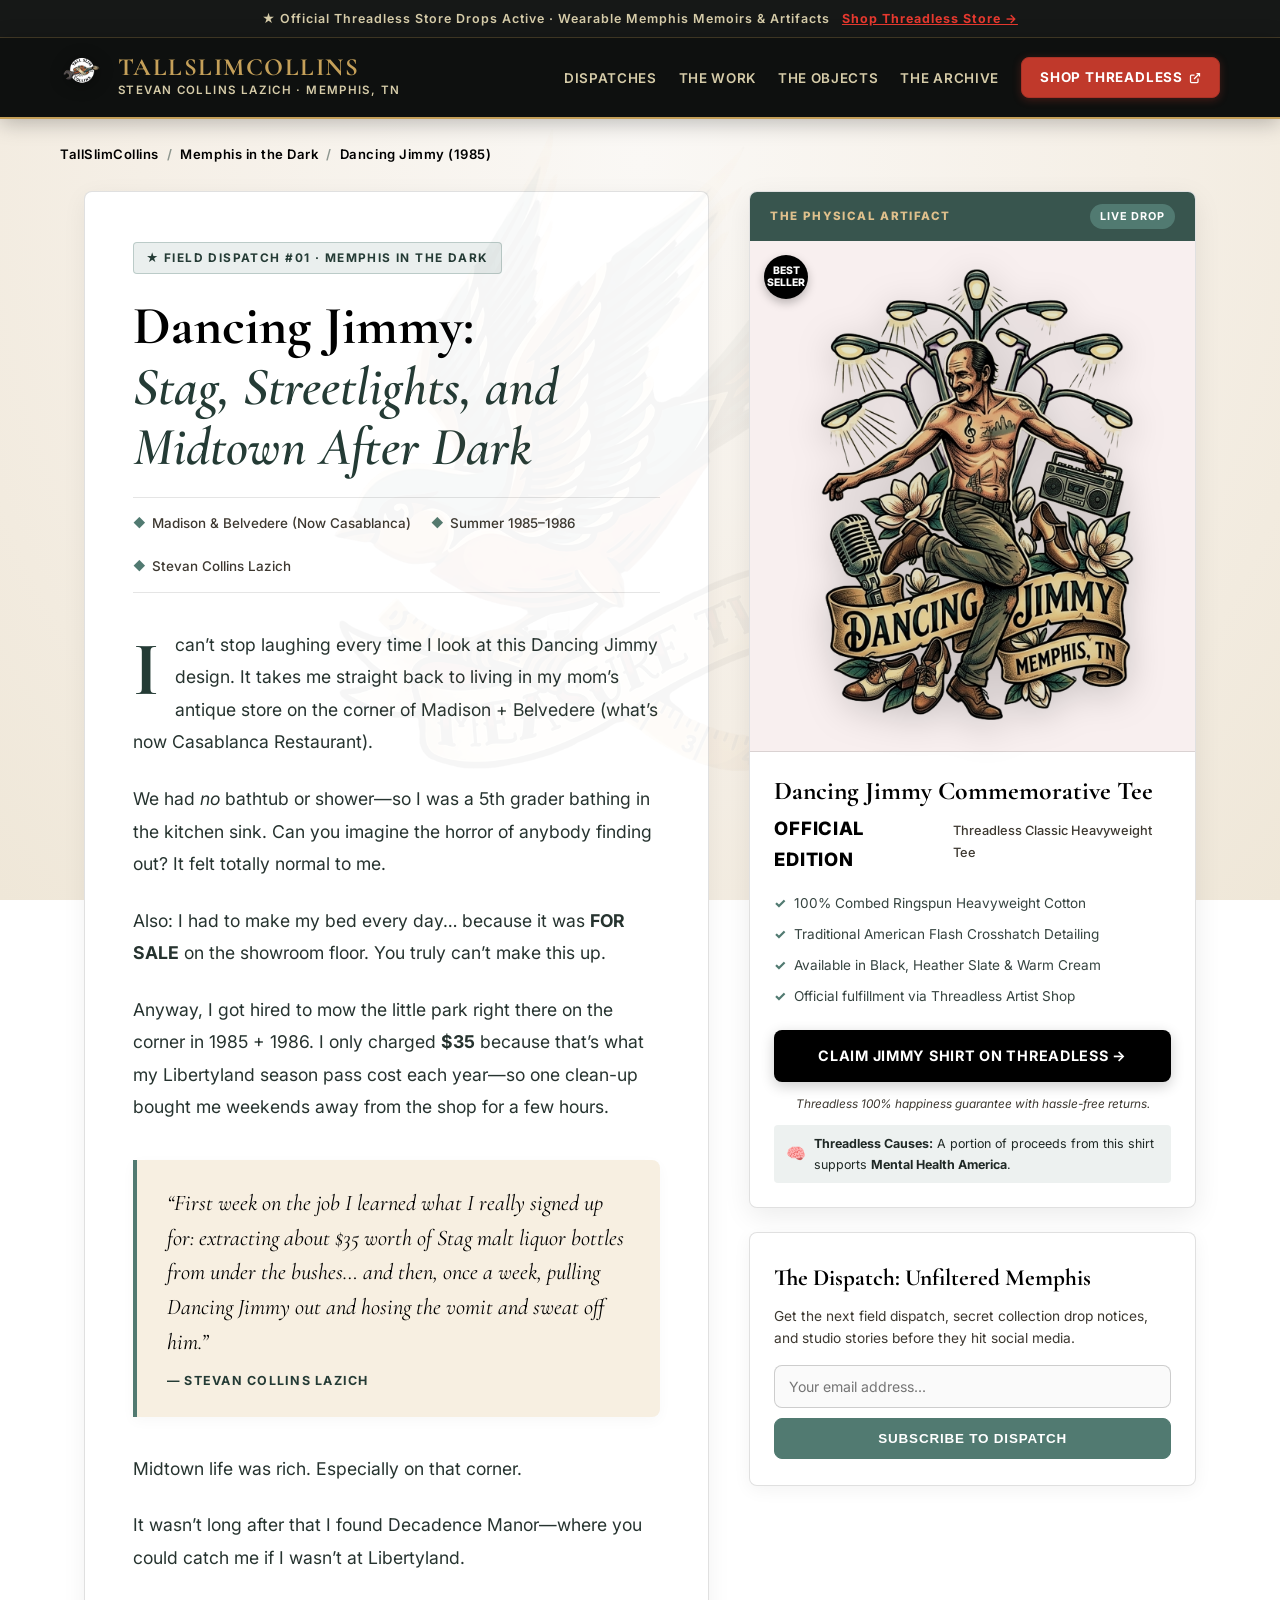
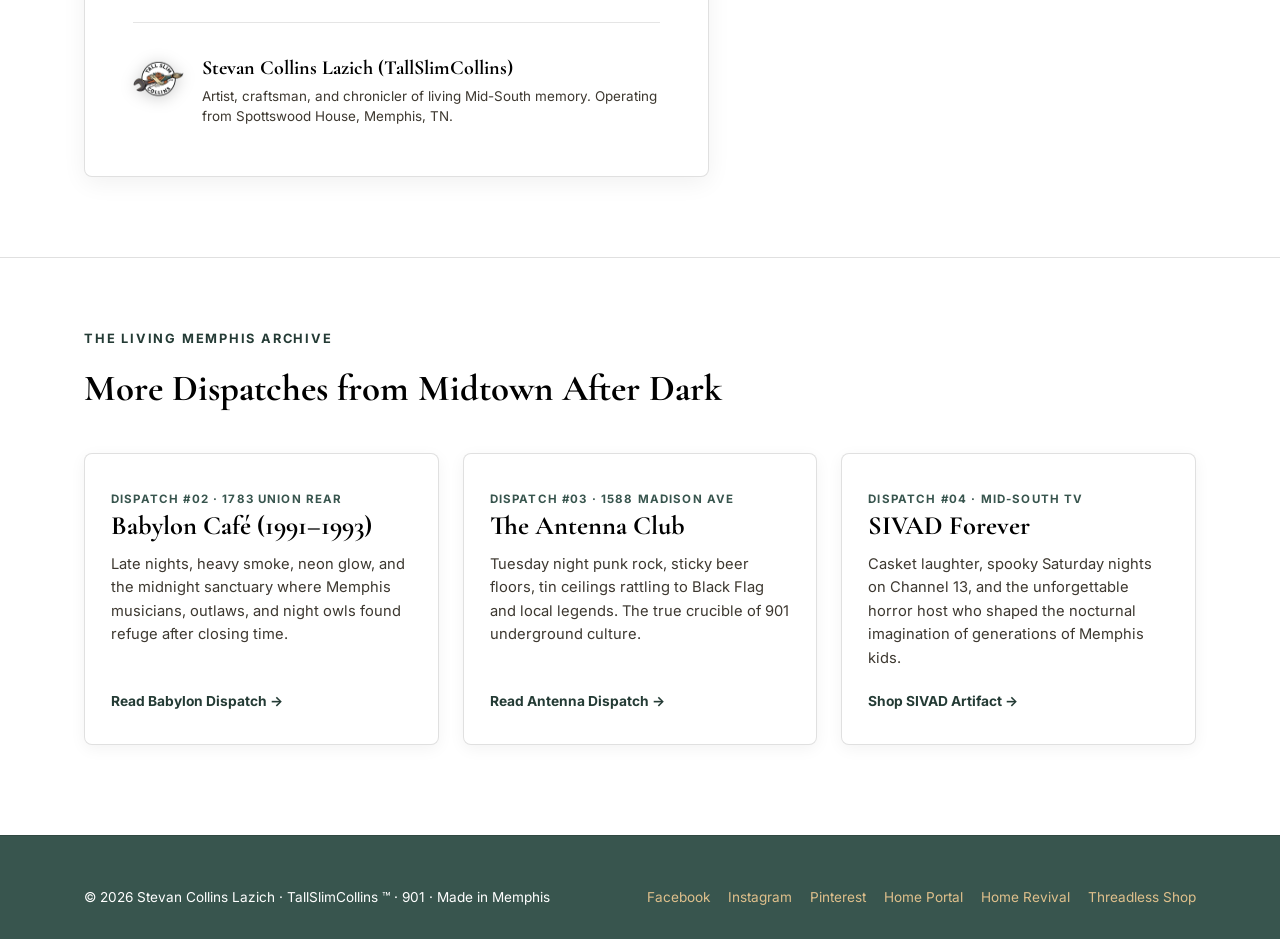
<file: story-dancing-jimmy.html>
﻿<!DOCTYPE html>
<html lang="en">
<head>
  <meta charset="UTF-8">
  <meta name="viewport" content="width=device-width, initial-scale=1.0">
  <title>Dancing Jimmy: Stag, Streetlights, and Midtown After Dark — TallSlimCollins</title>
  <meta property="og:type" content="website">
  <meta property="og:url" content="https://tallslimcollins.com/story-dancing-jimmy.html">
  <meta property="og:image" content="https://tallslimcollins.com/assets/logos/tallslimcollins-share-card-2026.jpg?v=7">
  <meta name="twitter:card" content="summary_large_image">
  <meta name="twitter:image" content="https://tallslimcollins.com/assets/logos/tallslimcollins-share-card-2026.jpg?v=7">
  <link rel="icon" type="image/png" sizes="192x192" href="assets/logos/favicon-192.png">
  <link rel="apple-touch-icon" href="assets/logos/favicon-192.png">
  <meta name="description" content="Living above the antique store at Madison & Belvedere, 1985. Hosing down Dancing Jimmy, mowing for a Libertyland pass, and the physical artifact that commemorates it.">
  
  <!-- Open Graph for Facebook & Social Previews -->
  <meta property="og:title" content="Dancing Jimmy: Stag, Streetlights, and Midtown After Dark">
  <meta property="og:description" content="In 1985, I mowed the corner park across from my mom's shop for a $35 Libertyland season pass. Midtown life was rich, unvarnished, and unforgettable.">
  <meta property="og:type" content="article">
  <meta property="og:url" content="https://tallslimcollins.com/stories/dancing-jimmy">

  <link rel="preconnect" href="https://fonts.googleapis.com">
  <link rel="preconnect" href="https://fonts.gstatic.com" crossorigin>
  <link href="https://fonts.googleapis.com/css2?family=Cormorant+Garamond:ital,wght@0,400;0,600;0,700;1,400;1,600&family=Inter:wght@300;400;500;600;700&display=swap" rel="stylesheet">

  <style>
    :root {
      /* Threadless Confirmed Active Palette */
      --sage: #517A71;
      --sage-dark: #38554E;
      --sage-deep: #243B35;
      --sage-light: #709990;
      --parchment: #DFC08C;
      --parchment-light: #F7EFE1;
      --parchment-deep: #CFAF79;
      --clay: #E5CDC9;
      --clay-tint: #F8EFEF;
      --ink: #000000;
      --charcoal: #1F2825;
      --white: #FFFFFF;

      /* Canvas & Surfaces (Threadless Match) */
      --bg-body: #FAF8F5;          /* Clean cotton paper canvas */
      --bg-header: #0E100F;        /* Obsidian black header */
      --bg-card: #FFFFFF;          /* Crisp white editorial & card surface */
      --bg-card-hover: #FFFDF9;
      --text-main: #121212;        /* Bold charcoal typography */
      --text-muted: #3D3830;       /* Readable dark slate subtext */
      --border: rgba(0, 0, 0, 0.12);
      --border-focus: #517A71;
      --radius: 8px;
    }

    * {
      box-sizing: border-box;
      margin: 0;
      padding: 0;
    }

    body {
      background-color: #FAF8F5;
      background: radial-gradient(ellipse at 50% 18%, #FAF8F5 0%, #F5EFE6 55%, #EFE7D8 100%);
      background-attachment: fixed;
      color: var(--text-main);
      font-family: 'Inter', -apple-system, BlinkMacSystemFont, sans-serif;
      line-height: 1.7;
      -webkit-font-smoothing: antialiased;
      overflow-x: hidden;
      position: relative;
    }

    body::before {
      content: "";
      position: fixed;
      top: 50%;
      left: 50%;
      transform: translate(-50%, -50%);
      width: 720px;
      height: 720px;
      background: url('assets/trade-flash/swallow-flash-artboard-15.png') no-repeat center center;
      background-size: contain;
      opacity: 0.035;
      pointer-events: none;
      z-index: 0;
    }

    a {
      color: inherit;
      text-decoration: none;
      transition: all 0.2s ease;
    }

    .container {
      max-width: 1160px;
      margin: 0 auto;
      padding: 0 24px;
    }

    /* Top Announcement Bar */
    .top-bar {
      background: #161817;
      color: #D6CCA9;
      font-size: 0.78rem;
      font-weight: 600;
      text-align: center;
      padding: 8px 16px;
      letter-spacing: 0.08em;
      border-bottom: 1px solid rgba(197, 160, 89, 0.25);
    }

    .top-bar a {
      color: #E6392F;
      text-decoration: underline;
      margin-left: 8px;
      font-weight: 700;
    }

    .top-bar a:hover {
      color: #FF5A4E;
    }

    /* Navigation - Obsidian Black & Antique Gold Banner */
    header {
      position: sticky;
      top: 0;
      z-index: 100;
      background: #0E100F;
      border-bottom: 2px solid #C5A059;
      box-shadow: 0 4px 20px rgba(0, 0, 0, 0.25);
    }

    .nav-inner {
      display: flex;
      justify-content: space-between;
      align-items: center;
      padding: 16px 0;
    }

    .brand-mark {
      display: flex;
      align-items: center;
      gap: 14px;
    }

    .brand-badge-img {
      width: 44px;
      height: 44px;
      object-fit: contain;
      filter: drop-shadow(0 2px 8px rgba(0,0,0,0.4));
    }

    .brand-text {
      display: flex;
      flex-direction: column;
    }

    .brand-title {
      font-family: 'Cormorant Garamond', Georgia, serif;
      font-size: 1.55rem;
      font-weight: 700;
      letter-spacing: 0.06em;
      color: #C5A059;
      text-transform: uppercase;
      line-height: 1.1;
    }

    .brand-subtitle {
      font-size: 0.72rem;
      color: #D6CCA9;
      letter-spacing: 0.12em;
      text-transform: uppercase;
      font-weight: 600;
    }

    nav ul {
      display: flex;
      list-style: none;
      gap: 22px;
      align-items: center;
    }

    nav a {
      font-size: 0.84rem;
      font-weight: 600;
      letter-spacing: 0.05em;
      text-transform: uppercase;
      color: #D6CCA9;
      padding-bottom: 4px;
      border-bottom: 2px solid transparent;
      transition: all 0.2s ease;
    }

    nav a:hover {
      color: #FFFFFF;
      border-bottom-color: #C0392B;
    }

    .nav-cta {
      display: inline-flex;
      align-items: center;
      gap: 6px;
      padding: 8px 18px;
      background: #C0392B;
      border: 1px solid #A93226;
      border-radius: var(--radius);
      color: #FFFFFF !important;
      font-size: 0.84rem !important;
      font-weight: 700;
      text-transform: uppercase;
      letter-spacing: 0.06em;
      transition: all 0.25s ease;
      box-shadow: 0 2px 8px rgba(192, 57, 43, 0.3);
    }

    .nav-cta:hover {
      background: #A93226;
      border-color: #922B21;
      transform: translateY(-1px);
      box-shadow: 0 4px 14px rgba(192, 57, 43, 0.45);
      border-bottom-color: #922B21 !important;
    }

    /* Breadcrumbs */
    .breadcrumb-bar {
      padding: 24px 0 16px;
      font-size: 0.82rem;
      color: var(--sage-deep);
      letter-spacing: 0.04em;
      font-weight: 600;
      display: flex;
      align-items: center;
      gap: 8px;
    }

    .breadcrumb-bar a {
      color: var(--ink);
    }

    .breadcrumb-bar a:hover {
      text-decoration: underline;
    }

    .breadcrumb-sep {
      opacity: 0.5;
    }

    /* Main Article Layout: Editorial Story + Sticky Merch Card */
    .article-layout {
      display: grid;
      grid-template-columns: 1.4fr 1fr;
      gap: 40px;
      padding: 10px 0 80px;
      align-items: start;
    }

    @media (max-width: 960px) {
      .article-layout {
        grid-template-columns: 1fr;
        gap: 36px;
      }
    }

    /* The Memoir Story Card */
    .story-card {
      background: var(--bg-card);
      border: 1px solid var(--border);
      border-radius: var(--radius);
      padding: 50px 48px;
      box-shadow: 0 6px 24px rgba(0, 0, 0, 0.06);
    }

    @media (max-width: 640px) {
      .story-card {
        padding: 30px 22px;
      }
    }

    .story-badge {
      display: inline-flex;
      align-items: center;
      gap: 8px;
      padding: 5px 12px;
      background: rgba(81, 122, 113, 0.12);
      border: 1px solid rgba(81, 122, 113, 0.3);
      color: var(--sage-deep);
      font-size: 0.74rem;
      font-weight: 700;
      letter-spacing: 0.12em;
      text-transform: uppercase;
      border-radius: 4px;
      margin-bottom: 22px;
    }

    h1.story-headline {
      font-family: 'Cormorant Garamond', Georgia, serif;
      font-size: clamp(2.4rem, 4.2vw, 3.4rem);
      font-weight: 700;
      line-height: 1.12;
      color: var(--ink);
      margin-bottom: 20px;
    }

    h1.story-headline em {
      font-style: italic;
      color: var(--sage-deep);
      font-weight: 600;
    }

    .story-meta-bar {
      display: flex;
      flex-wrap: wrap;
      gap: 20px;
      align-items: center;
      padding: 14px 0;
      border-top: 1px solid rgba(0, 0, 0, 0.1);
      border-bottom: 1px solid rgba(0, 0, 0, 0.1);
      margin-bottom: 36px;
      font-size: 0.84rem;
      color: var(--text-muted);
      font-weight: 500;
    }

    .meta-item {
      display: flex;
      align-items: center;
      gap: 6px;
    }

    .meta-item .bullet {
      color: var(--sage);
      font-size: 0.75rem;
    }

    /* Story Typography */
    .story-body {
      font-size: 1.1rem;
      line-height: 1.85;
      color: #26332F;
    }

    .story-body p {
      margin-bottom: 24px;
    }

    .story-body p.drop-cap::first-letter {
      font-family: 'Cormorant Garamond', Georgia, serif;
      font-size: 4.8rem;
      line-height: 0.85;
      float: left;
      margin: 8px 16px 0 0;
      color: var(--sage-deep);
      font-weight: 700;
    }

    .pull-quote {
      border-left: 4px solid var(--sage);
      background: var(--parchment-light);
      border-radius: 0 var(--radius) var(--radius) 0;
      padding: 26px 30px;
      margin: 36px 0;
      font-family: 'Cormorant Garamond', Georgia, serif;
      font-size: 1.4rem;
      font-style: italic;
      color: var(--ink);
      line-height: 1.55;
      box-shadow: 0 4px 14px rgba(0, 0, 0, 0.03);
    }

    .pull-quote cite {
      display: block;
      margin-top: 12px;
      font-family: 'Inter', sans-serif;
      font-size: 0.78rem;
      font-style: normal;
      font-weight: 700;
      letter-spacing: 0.1em;
      text-transform: uppercase;
      color: var(--sage-deep);
    }

    .author-signoff {
      margin-top: 48px;
      padding-top: 28px;
      border-top: 1px solid rgba(0, 0, 0, 0.1);
      display: flex;
      align-items: center;
      gap: 18px;
    }

    .author-badge-img {
      width: 58px;
      height: 58px;
      object-fit: contain;
      filter: drop-shadow(0 2px 8px rgba(0, 0, 0, 0.2));
    }

    .author-text h4 {
      font-family: 'Cormorant Garamond', Georgia, serif;
      font-size: 1.25rem;
      color: var(--ink);
      margin-bottom: 2px;
      font-weight: 700;
    }

    .author-text p {
      font-size: 0.84rem;
      color: var(--text-muted);
      margin: 0;
      line-height: 1.45;
    }

    /* Right Column: Physical Merch Artifact & Conversion Card */
    .artifact-sidebar {
      position: sticky;
      top: 96px;
      display: flex;
      flex-direction: column;
      gap: 24px;
    }

    .artifact-card {
      background: var(--bg-card);
      border: 1px solid var(--border);
      border-radius: var(--radius);
      box-shadow: 0 8px 28px rgba(0, 0, 0, 0.08);
      overflow: hidden;
      transition: all 0.25s ease;
    }

    .artifact-card:hover {
      border-color: var(--sage);
      box-shadow: 0 12px 34px rgba(0, 0, 0, 0.12);
    }

    .artifact-header {
      padding: 12px 20px;
      background: var(--sage-dark);
      color: #FFFFFF;
      display: flex;
      justify-content: space-between;
      align-items: center;
    }

    .artifact-label {
      font-size: 0.72rem;
      font-weight: 800;
      letter-spacing: 0.12em;
      text-transform: uppercase;
      color: var(--parchment);
    }

    .artifact-status {
      font-size: 0.68rem;
      font-weight: 700;
      color: #FFFFFF;
      background: var(--sage);
      padding: 3px 10px;
      border-radius: 20px;
      text-transform: uppercase;
      letter-spacing: 0.08em;
    }

    /* Product Showcase with Real Dancing Jimmy Artwork */
    .artifact-stage {
      background: var(--clay-tint);
      padding: 24px 20px;
      text-align: center;
      position: relative;
      border-bottom: 1px solid var(--border);
    }

    .badge-bestseller {
      position: absolute;
      top: 14px;
      left: 14px;
      background: var(--ink);
      color: #FFFFFF;
      border-radius: 50%;
      width: 44px;
      height: 44px;
      display: flex;
      align-items: center;
      justify-content: center;
      font-size: 0.65rem;
      font-weight: 800;
      text-transform: uppercase;
      line-height: 1.1;
      text-align: center;
      box-shadow: 0 4px 10px rgba(0, 0, 0, 0.25);
      z-index: 2;
    }

    .artifact-img {
      max-width: 100%;
      height: auto;
      display: block;
      border-radius: 6px;
      filter: drop-shadow(0 8px 18px rgba(0, 0, 0, 0.18));
      transition: transform 0.3s ease;
    }

    .artifact-card:hover .artifact-img {
      transform: scale(1.02);
    }

    .artifact-details {
      padding: 24px;
    }

    .artifact-name {
      font-family: 'Cormorant Garamond', Georgia, serif;
      font-size: 1.6rem;
      font-weight: 700;
      color: var(--ink);
      margin-bottom: 6px;
      line-height: 1.2;
    }

    .artifact-price-row {
      display: flex;
      align-items: baseline;
      gap: 10px;
      margin-bottom: 16px;
    }

    .artifact-price {
      font-size: 1.4rem;
      font-weight: 800;
      color: var(--ink);
    }

    .artifact-price-sub {
      font-size: 0.8rem;
      color: var(--text-muted);
      font-weight: 500;
    }

    .artifact-specs {
      list-style: none;
      font-size: 0.85rem;
      color: #364440;
      margin-bottom: 22px;
      display: flex;
      flex-direction: column;
      gap: 8px;
    }

    .artifact-specs li {
      display: flex;
      align-items: center;
      gap: 8px;
    }

    .artifact-specs li::before {
      content: "✓";
      color: var(--sage);
      font-weight: 800;
      font-size: 0.85rem;
    }

    .btn-buy-threadless {
      display: flex;
      align-items: center;
      justify-content: center;
      gap: 8px;
      width: 100%;
      padding: 14px 20px;
      background: var(--ink);
      color: #FFFFFF;
      font-size: 0.9rem;
      font-weight: 700;
      letter-spacing: 0.05em;
      text-transform: uppercase;
      border-radius: var(--radius);
      box-shadow: 0 4px 14px rgba(0, 0, 0, 0.2);
      cursor: pointer;
      transition: all 0.25s ease;
    }

    .btn-buy-threadless:hover {
      background: var(--sage-dark);
      transform: translateY(-2px);
      box-shadow: 0 8px 20px rgba(0, 0, 0, 0.25);
    }

    .guarantee-note {
      text-align: center;
      font-size: 0.74rem;
      color: var(--text-muted);
      margin-top: 12px;
      font-style: italic;
    }

    /* The Dispatch Newsletter Card */
    .dispatch-newsletter-card {
      background: var(--bg-card);
      border: 1px solid var(--border);
      border-radius: var(--radius);
      padding: 26px 24px;
      box-shadow: 0 4px 18px rgba(0, 0, 0, 0.05);
    }

    .dispatch-newsletter-card h4 {
      font-family: 'Cormorant Garamond', Georgia, serif;
      font-size: 1.45rem;
      color: var(--ink);
      margin-bottom: 8px;
      font-weight: 700;
    }

    .dispatch-newsletter-card p {
      font-size: 0.86rem;
      color: var(--text-muted);
      line-height: 1.55;
      margin-bottom: 16px;
    }

    .dispatch-form {
      display: flex;
      flex-direction: column;
      gap: 10px;
    }

    .dispatch-input {
      padding: 12px 14px;
      background: #FAFAFA;
      border: 1px solid rgba(0, 0, 0, 0.18);
      border-radius: var(--radius);
      color: var(--ink);
      font-family: 'Inter', sans-serif;
      font-size: 0.88rem;
    }

    .dispatch-input:focus {
      outline: none;
      border-color: var(--sage);
      background: #FFFFFF;
    }

    .btn-subscribe {
      padding: 12px;
      background: var(--sage);
      border: 1px solid var(--sage);
      color: #FFFFFF;
      font-size: 0.84rem;
      font-weight: 700;
      letter-spacing: 0.06em;
      text-transform: uppercase;
      border-radius: var(--radius);
      cursor: pointer;
      transition: all 0.25s ease;
    }

    .btn-subscribe:hover {
      background: var(--sage-dark);
      border-color: var(--sage-dark);
    }

    /* Companion Stories Section */
    .more-stories-section {
      border-top: 1px solid rgba(0, 0, 0, 0.12);
      padding: 70px 0 90px;
    }

    .section-eyebrow {
      font-size: 0.8rem;
      letter-spacing: 0.14em;
      text-transform: uppercase;
      color: var(--sage-deep);
      font-weight: 700;
      margin-bottom: 8px;
    }

    .section-title {
      font-family: 'Cormorant Garamond', Georgia, serif;
      font-size: 2.3rem;
      font-weight: 700;
      color: var(--ink);
      margin-bottom: 32px;
    }

    .stories-grid {
      display: grid;
      grid-template-columns: repeat(auto-fit, minmax(300px, 1fr));
      gap: 24px;
    }

    .companion-card {
      background: var(--bg-card);
      border: 1px solid rgba(0, 0, 0, 0.12);
      border-radius: var(--radius);
      padding: 30px 26px;
      display: flex;
      flex-direction: column;
      justify-content: space-between;
      transition: all 0.25s ease;
      box-shadow: 0 4px 16px rgba(0, 0, 0, 0.05);
    }

    .companion-card:hover {
      transform: translateY(-4px);
      box-shadow: 0 10px 26px rgba(0, 0, 0, 0.10);
      border-color: var(--sage);
    }

    .companion-tag {
      font-size: 0.72rem;
      font-weight: 700;
      color: var(--sage-dark);
      text-transform: uppercase;
      letter-spacing: 0.1em;
      margin-bottom: 10px;
    }

    .companion-card h3 {
      font-family: 'Cormorant Garamond', Georgia, serif;
      font-size: 1.65rem;
      font-weight: 700;
      color: var(--ink);
      margin-bottom: 10px;
      line-height: 1.2;
    }

    .companion-card p {
      font-size: 0.92rem;
      color: var(--text-muted);
      line-height: 1.6;
      margin-bottom: 20px;
    }

    .companion-link {
      font-size: 0.86rem;
      font-weight: 700;
      color: var(--sage-deep);
      display: inline-flex;
      align-items: center;
      gap: 6px;
    }

    .companion-link:hover {
      color: var(--ink);
    }

    /* Footer */
    footer {
      border-top: 1px solid rgba(0, 0, 0, 0.15);
      padding: 50px 0 30px;
      background: var(--sage-dark);
      color: #FFFFFF;
      font-size: 0.85rem;
    }

    .footer-content {
      display: flex;
      justify-content: space-between;
      align-items: center;
      flex-wrap: wrap;
      gap: 20px;
    }

    .footer-content a {
      color: var(--parchment);
      transition: color 0.2s;
    }

    .footer-content a:hover {
      color: #FFFFFF;
    }
  </style>
</head>
<body>

  <!-- Top Announcement Bar -->
  <div class="top-bar">
    ★ Official Threadless Store Drops Active · Wearable Memphis Memoirs & Artifacts
    <a href="https://tallslimcollins.threadless.com" target="_blank" rel="noopener">Shop Threadless Store →</a>
  </div>

  <!-- Navigation -->
  <header>
    <div class="container nav-inner">
      <div class="brand-mark">
        <a href="index.html" style="display: flex; align-items: center; gap: 14px;">
          <img src="assets/tsc-wrench-brush-rose-badge.png" alt="TallSlimCollins Tattoo Seal" class="brand-badge-img">
          <div class="brand-text">
            <span class="brand-title">TallSlimCollins</span>
            <span class="brand-subtitle">Stevan Collins Lazich · Memphis, TN</span>
          </div>
        </a>
      </div>
            <nav>
        <ul>
          <li><a href="index.html#hero-release">Dispatches</a></li>
          <li><a href="index.html#counter-1">The Work</a></li>
          <li><a href="index.html#counter-2">The Objects</a></li>
          <li><a href="timeline-dossier.html">The Archive</a></li>
          <li><a href="https://tallslimcollins.threadless.com" target="_blank" rel="noopener" class="nav-cta">
            Shop Threadless
            <svg width="12" height="12" viewBox="0 0 24 24" fill="none" stroke="currentColor" stroke-width="2.5"><path d="M18 13v6a2 2 0 0 1-2 2H5a2 2 0 0 1-2-2V8a2 2 0 0 1 2-2h6"></path><polyline points="15 3 21 3 21 9"></polyline><line x1="10" y1="14" x2="21" y2="3"></line></svg>
          </a></li>
        </ul>
      </nav>
    </div>
  </header>

  <!-- Breadcrumbs -->
  <div class="container breadcrumb-bar">
    <a href="index.html">TallSlimCollins</a>
    <span class="breadcrumb-sep">/</span>
    <a href="index.html#counter-1">Memphis in the Dark</a>
    <span class="breadcrumb-sep">/</span>
    <span style="color: var(--ink);">Dancing Jimmy (1985)</span>
  </div>

  <!-- Main Article & Conversion Hub -->
  <main class="container">
    <div class="article-layout">
      
      <!-- Left Column: The Full Memoir Story -->
      <article class="story-card">
        <div class="story-badge">
          ★ Field Dispatch #01 · Memphis in the Dark
        </div>
        
        <h1 class="story-headline">
          Dancing Jimmy:<br><em>Stag, Streetlights, and Midtown After Dark</em>
        </h1>

        <div class="story-meta-bar">
          <div class="meta-item">
            <span class="bullet">◆</span>
            <span>Madison & Belvedere (Now Casablanca)</span>
          </div>
          <div class="meta-item">
            <span class="bullet">◆</span>
            <span>Summer 1985–1986</span>
          </div>
          <div class="meta-item">
            <span class="bullet">◆</span>
            <span>Stevan Collins Lazich</span>
          </div>
        </div>

        <div class="story-body">
          <p class="drop-cap">
            I can’t stop laughing every time I look at this Dancing Jimmy design. It takes me straight back to living in my mom’s antique store on the corner of Madison + Belvedere (what’s now Casablanca Restaurant).
          </p>

          <p>
            We had <em>no</em> bathtub or shower—so I was a 5th grader bathing in the kitchen sink. Can you imagine the horror of anybody finding out? It felt totally normal to me.
          </p>

          <p>
            Also: I had to make my bed every day… because it was <strong>FOR SALE</strong> on the showroom floor. You truly can’t make this up.
          </p>

          <p>
            Anyway, I got hired to mow the little park right there on the corner in 1985 + 1986. I only charged <strong>$35</strong> because that’s what my Libertyland season pass cost each year—so one clean-up bought me weekends away from the shop for a few hours.
          </p>

          <div class="pull-quote">
            “First week on the job I learned what I <em>really</em> signed up for: extracting about $35 worth of Stag malt liquor bottles from under the bushes… and then, once a week, pulling Dancing Jimmy out and hosing the vomit and sweat off him.”
            <cite>— Stevan Collins Lazich</cite>
          </div>

          <p>
            Midtown life was rich. Especially on that corner.
          </p>

          <p>
            It wasn’t long after that I found Decadence Manor—where you could catch me if I wasn’t at Libertyland.
          </p>
        </div>

        <div class="author-signoff">
          <img src="assets/tsc-wrench-brush-rose-badge.png" alt="Stevan Collins Lazich Seal" class="author-badge-img">
          <div class="author-text">
            <h4>Stevan Collins Lazich (TallSlimCollins)</h4>
            <p>Artist, craftsman, and chronicler of living Mid-South memory. Operating from Spottswood House, Memphis, TN.</p>
          </div>
        </div>
      </article>

      <!-- Right Column: The Physical Merch Artifact & Conversion Card -->
      <aside class="artifact-sidebar">
        
        <!-- Live Threadless Merch Card -->
        <div class="artifact-card">
          <div class="artifact-header">
            <span class="artifact-label">The Physical Artifact</span>
            <span class="artifact-status">Live Drop</span>
          </div>

          <div class="artifact-stage">
            <div class="badge-bestseller">Best<br>Seller</div>
            <img src="assets/dispatches/dancing-jimmy-lead.png" alt="Dancing Jimmy under Streetlights Artwork" class="artifact-img">
          </div>

          <div class="artifact-details">
            <div class="artifact-name">Dancing Jimmy Commemorative Tee</div>
            
            <div class="artifact-price-row">
              <span class="artifact-price" style="font-size: 1.15rem; text-transform: uppercase; letter-spacing: 0.04em;">Official Edition</span>
              <span class="artifact-price-sub">Threadless Classic Heavyweight Tee</span>
            </div>

            <ul class="artifact-specs">
              <li>100% Combed Ringspun Heavyweight Cotton</li>
              <li>Traditional American Flash Crosshatch Detailing</li>
              <li>Available in Black, Heather Slate & Warm Cream</li>
              <li>Official fulfillment via Threadless Artist Shop</li>
            </ul>

            <!-- DIRECT CONVERSION CTA TO THREADLESS -->
            <a href="https://tallslimcollins.threadless.com/designs/dancing-jimmy-stag-streetlights-memphis-after-dark-1" target="_blank" rel="noopener" class="btn-buy-threadless">
              Claim Jimmy Shirt on Threadless →
            </a>

            <div class="guarantee-note">
              Threadless 100% happiness guarantee with hassle-free returns.
            </div>

            <div style="margin-top: 10px; padding: 8px 12px; background: rgba(81, 122, 113, 0.1); border-radius: 4px; font-size: 0.78rem; color: var(--charcoal); display: flex; align-items: center; gap: 8px;">
              <span style="font-size: 1rem;">🧠</span>
              <span><strong>Threadless Causes:</strong> A portion of proceeds from this shirt supports <strong>Mental Health America</strong>.</span>
            </div>
          </div>
        </div>

        <!-- The Dispatch Newsletter Capture -->
        <div class="dispatch-newsletter-card">
          <h4>The Dispatch: Unfiltered Memphis</h4>
          <p>
            Get the next field dispatch, secret collection drop notices, and studio stories before they hit social media.
          </p>
          <form class="dispatch-form" onsubmit="event.preventDefault(); alert('Thank you for subscribing to The Dispatch.');">
            <input type="email" class="dispatch-input" placeholder="Your email address..." required>
            <button type="submit" class="btn-subscribe">Subscribe to Dispatch</button>
          </form>
        </div>

      </aside>

    </div>
  </main>

  <!-- More Dispatches Grid -->
  <section class="more-stories-section">
    <div class="container">
      <div class="section-eyebrow">The Living Memphis Archive</div>
      <h2 class="section-title">More Dispatches from Midtown After Dark</h2>

      <div class="stories-grid">
        <!-- Story 2: Babylon Cafe -->
        <div class="companion-card">
          <div>
            <span class="companion-tag">Dispatch #02 · 1783 Union Rear</span>
            <h3>Babylon Café (1991–1993)</h3>
            <p>
              Late nights, heavy smoke, neon glow, and the midnight sanctuary where Memphis musicians, outlaws, and night owls found refuge after closing time.
            </p>
          </div>
          <a href="story-babylon-cafe.html" class="companion-link">
            Read Babylon Dispatch →
          </a>
        </div>

        <!-- Story 3: Antenna Club -->
        <div class="companion-card">
          <div>
            <span class="companion-tag">Dispatch #03 · 1588 Madison Ave</span>
            <h3>The Antenna Club</h3>
            <p>
              Tuesday night punk rock, sticky beer floors, tin ceilings rattling to Black Flag and local legends. The true crucible of 901 underground culture.
            </p>
          </div>
          <a href="story-antenna-club.html" class="companion-link">
            Read Antenna Dispatch →
          </a>
        </div>

        <!-- Story 4: SIVAD Forever -->
        <div class="companion-card">
          <div>
            <span class="companion-tag">Dispatch #04 · Mid-South TV</span>
            <h3>SIVAD Forever</h3>
            <p>
              Casket laughter, spooky Saturday nights on Channel 13, and the unforgettable horror host who shaped the nocturnal imagination of generations of Memphis kids.
            </p>
          </div>
          <a href="https://tallslimcollins.threadless.com/designs/901-after-dark-sivad-forever" target="_blank" rel="noopener" class="companion-link">
            Shop SIVAD Artifact →
          </a>
        </div>
      </div>
    </div>
  </section>

  <!-- Footer -->
  <footer>
    <div class="container footer-content">
      <div>
        &copy; 2026 Stevan Collins Lazich · TallSlimCollins &trade; · 901 · Made in Memphis
      </div>
      <div>
        <a href="https://facebook.com/tallslimcollins" target="_blank" rel="noopener" style="margin-right: 14px;">Facebook</a>
        <a href="https://instagram.com/tallslimcollins" target="_blank" rel="noopener" style="margin-right: 14px;">Instagram</a>
        <a href="https://www.pinterest.com/tallslimcollins/" target="_blank" rel="noopener" style="margin-right: 14px;">Pinterest</a>
        <a href="index.html" style="margin-right: 14px;">Home Portal</a>
        <a href="https://stevancollinslazich.com" target="_blank" rel="noopener" style="margin-right: 14px;">Home Revival</a>
        <a href="https://tallslimcollins.threadless.com" target="_blank" rel="noopener">Threadless Shop</a>
      </div>
    </div>
  </footer>

</body>
</html>
</file>
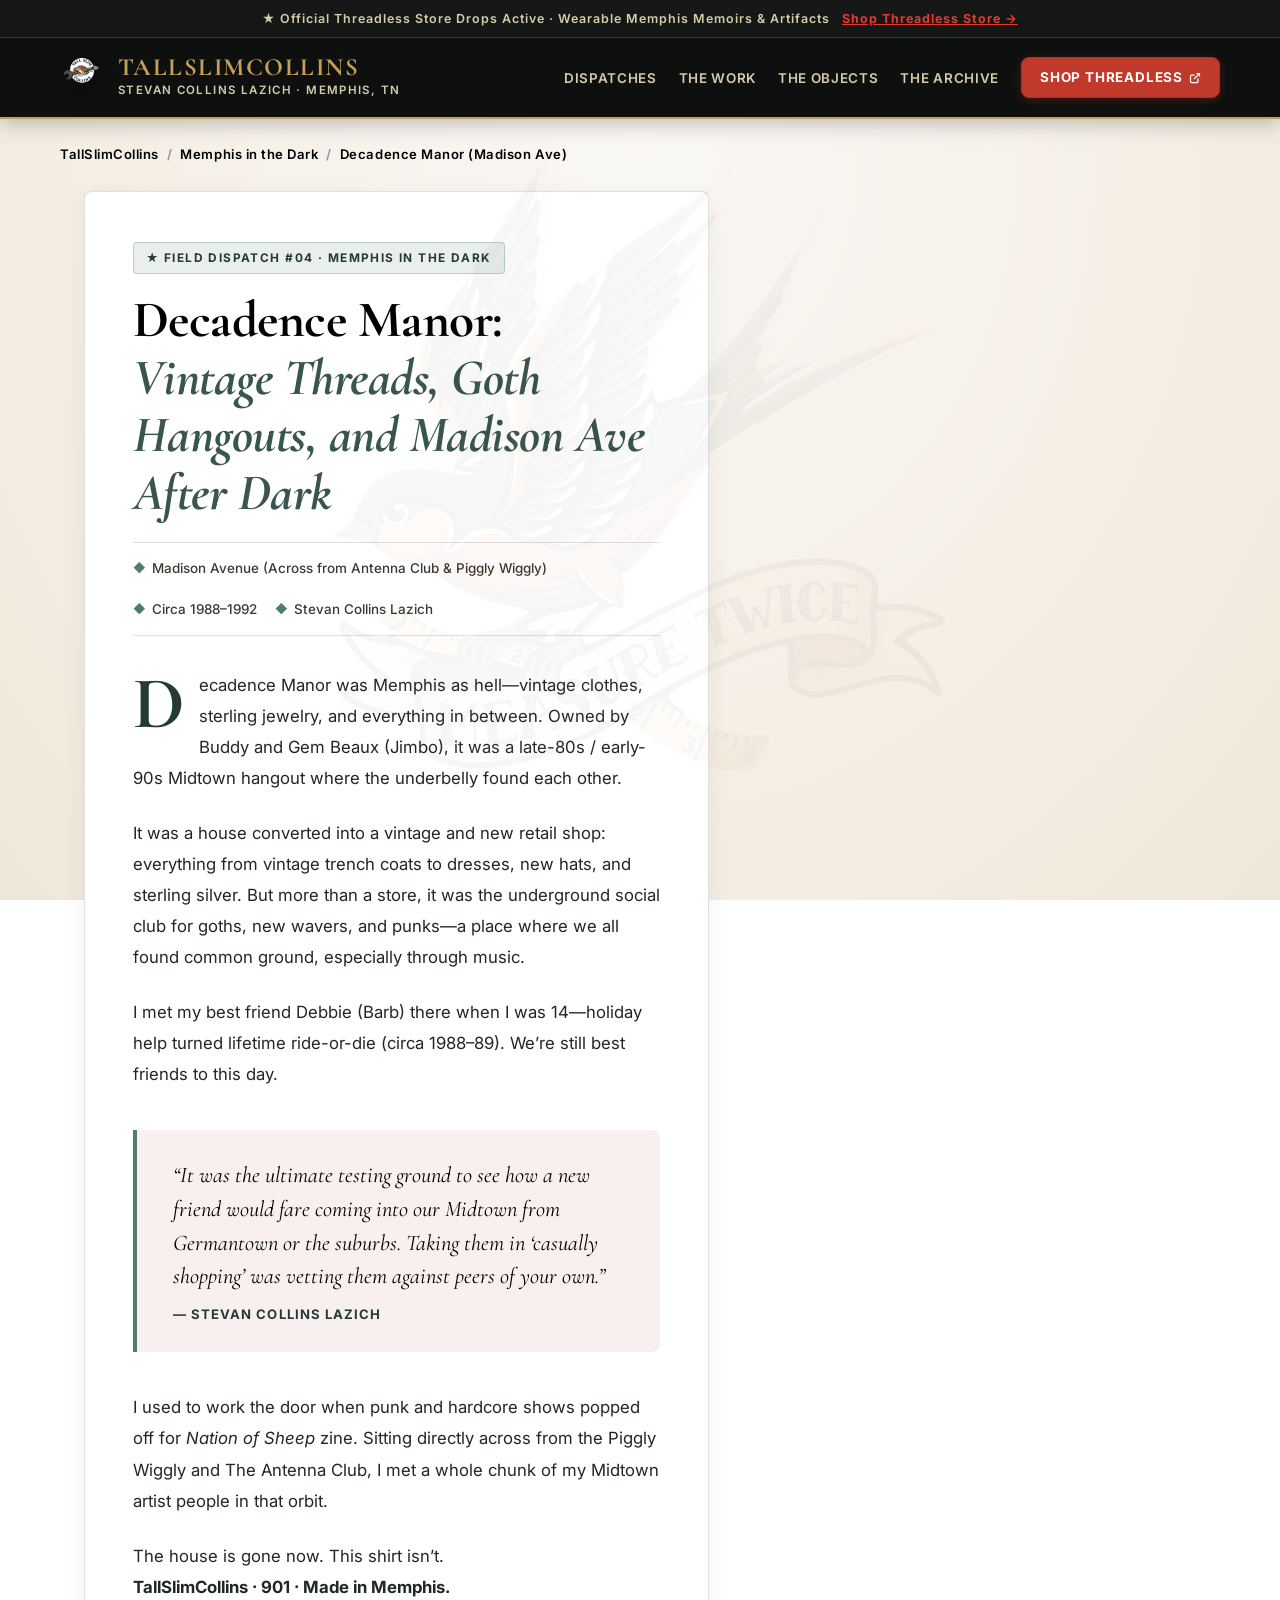
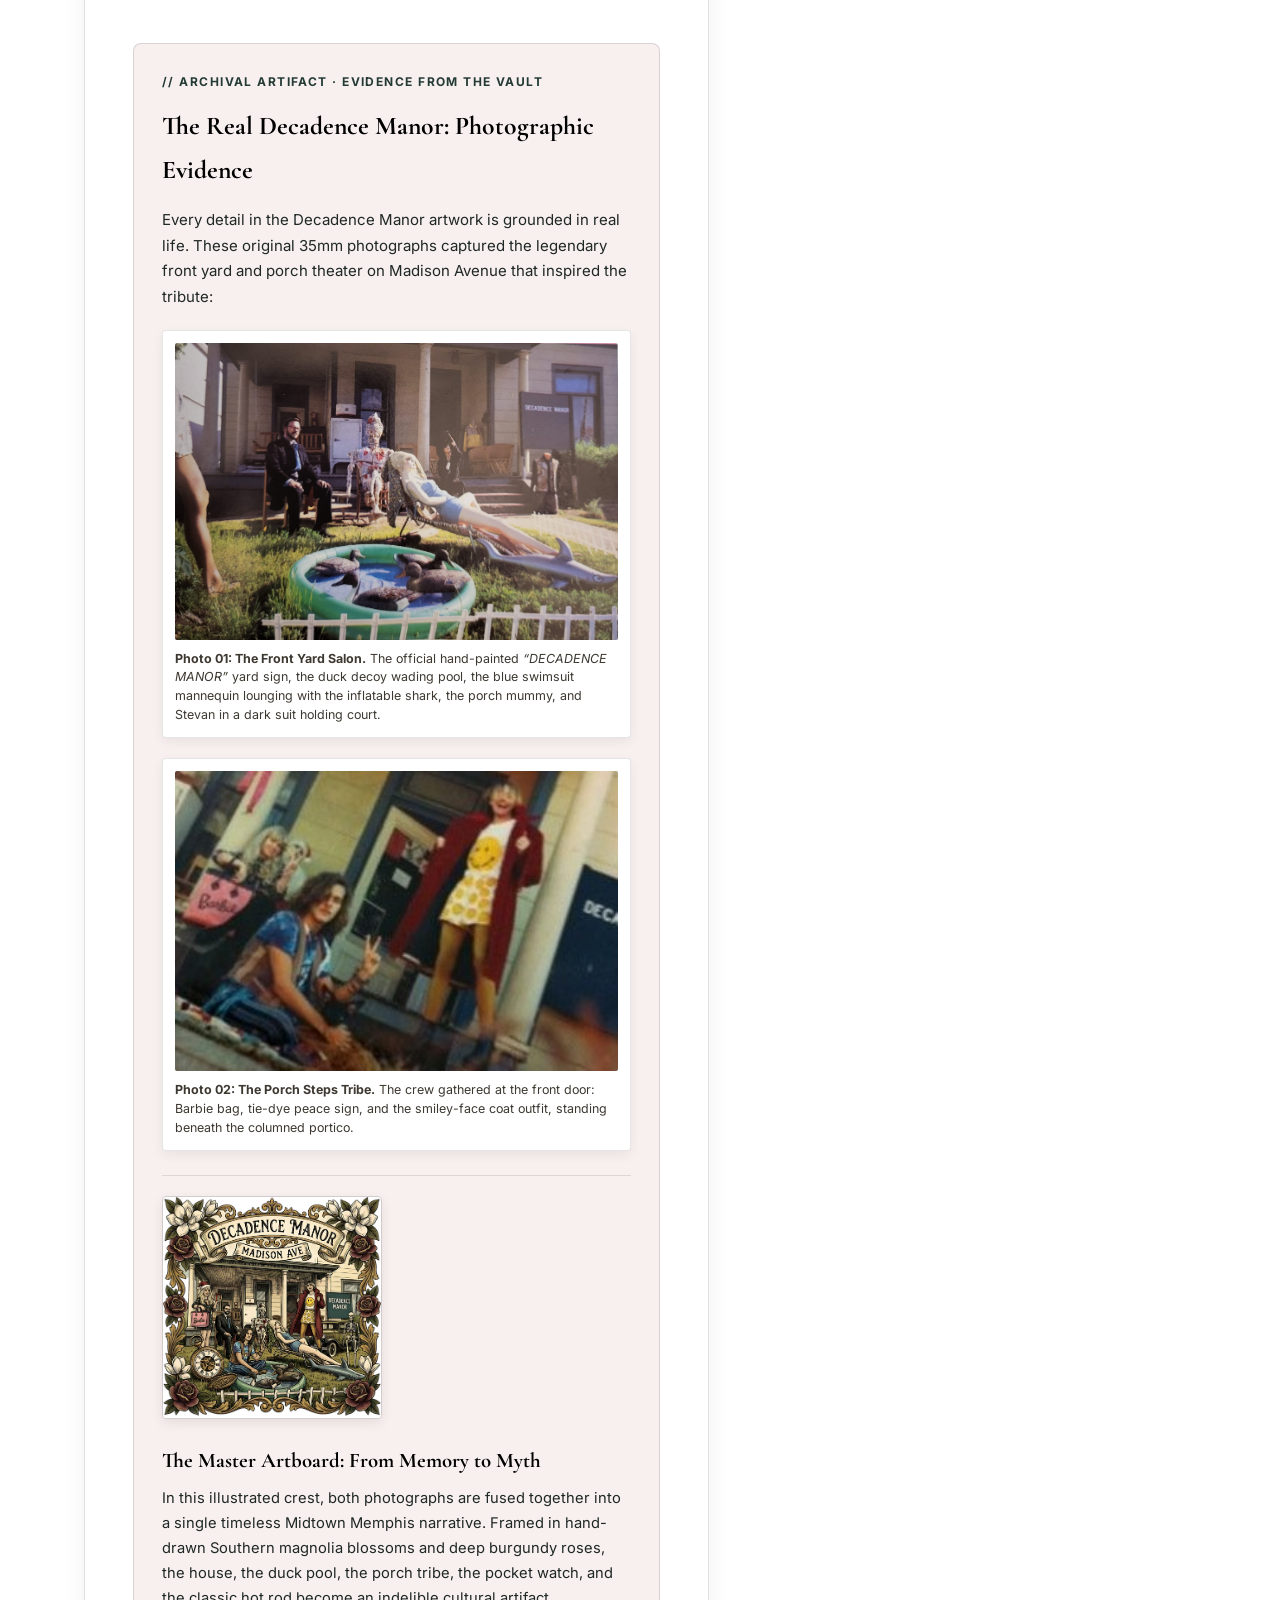
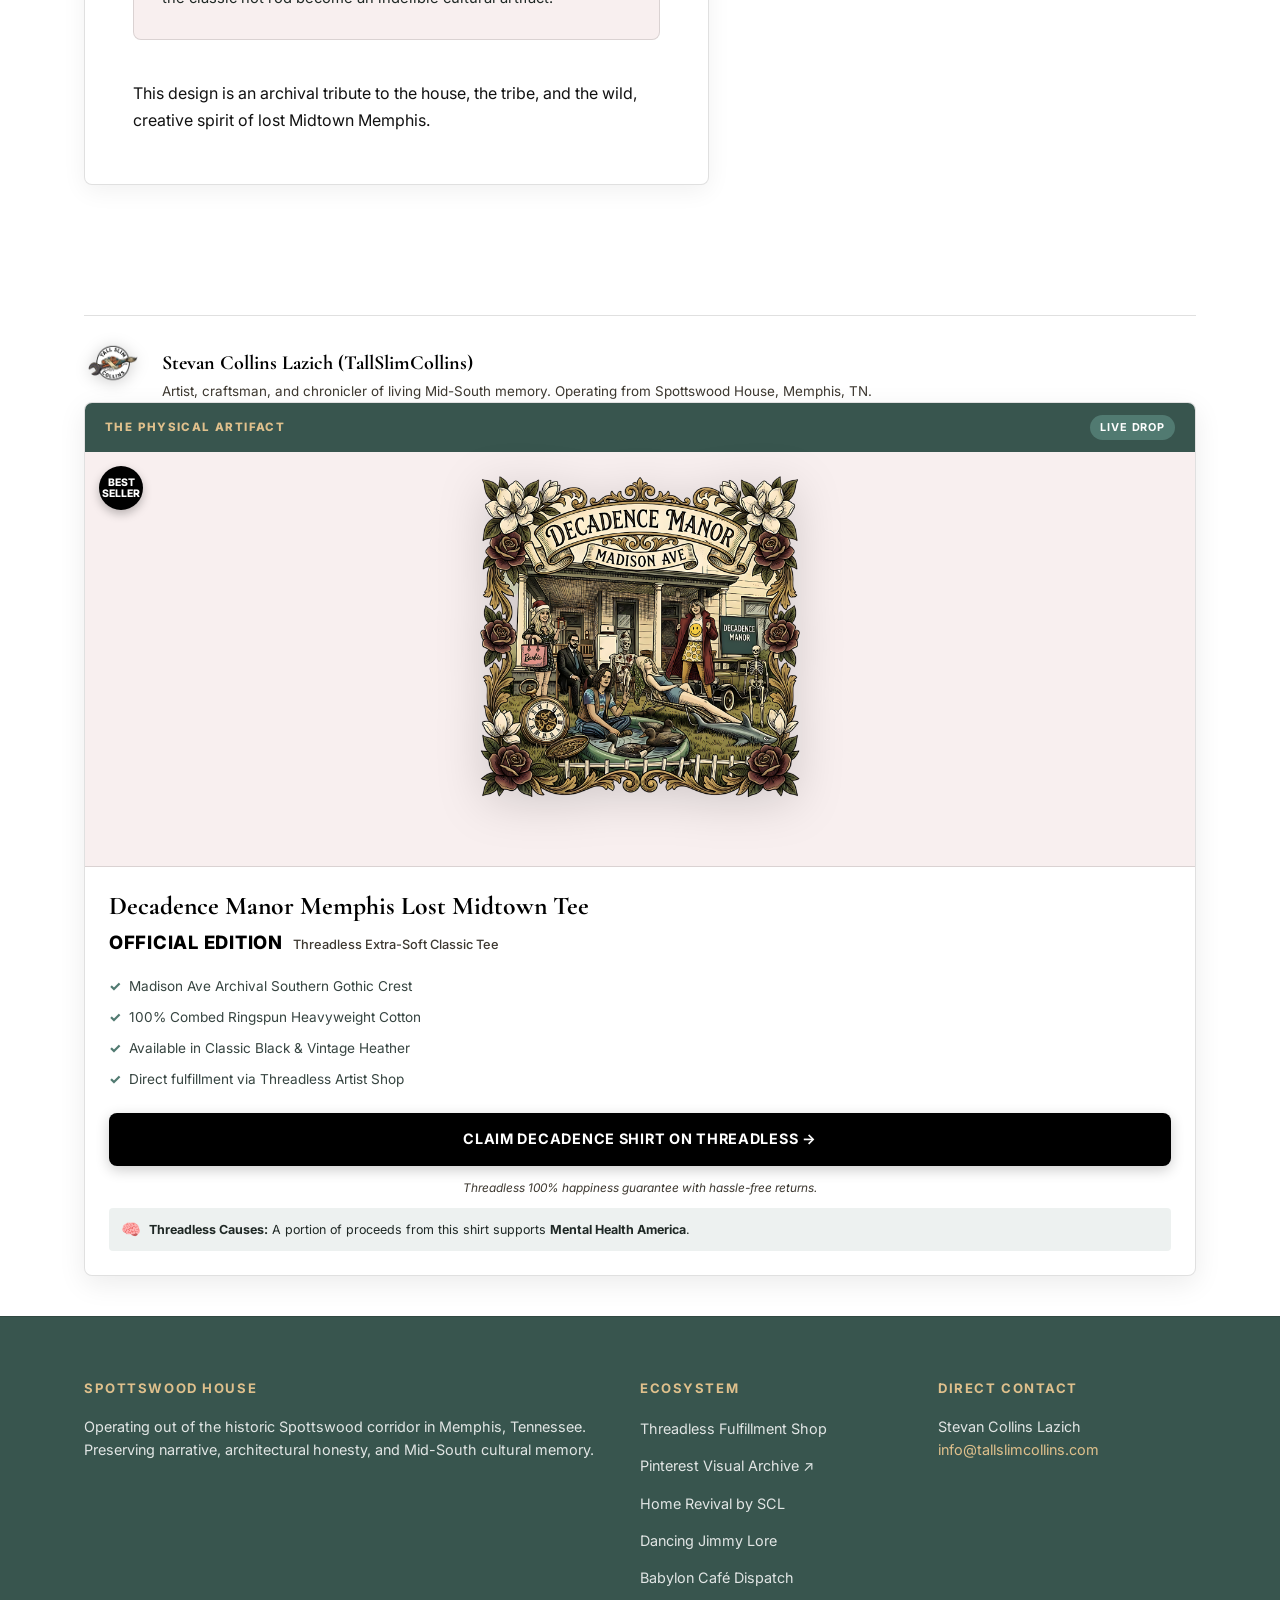
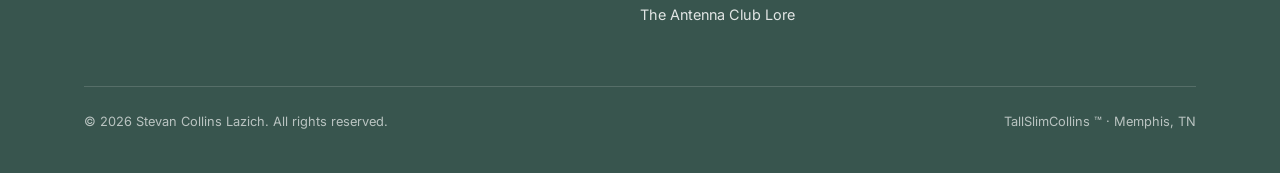
<file: story-decadence-manor.html>
﻿<!DOCTYPE html>
<html lang="en">
<head>
  <meta charset="UTF-8">
  <meta name="viewport" content="width=device-width, initial-scale=1.0">
  <title>Decadence Manor: Porch Lounging, Architectural Salvage, and Madison Ave After Dark — TallSlimCollins</title>
  <meta property="og:type" content="website">
  <meta property="og:url" content="https://tallslimcollins.com/story-decadence-manor.html">
  <meta property="og:image" content="https://tallslimcollins.com/assets/logos/tallslimcollins-share-card-2026.jpg?v=7">
  <meta name="twitter:card" content="summary_large_image">
  <meta name="twitter:image" content="https://tallslimcollins.com/assets/logos/tallslimcollins-share-card-2026.jpg?v=7">
  <link rel="icon" type="image/png" sizes="192x192" href="assets/logos/favicon-192.png">
  <link rel="apple-touch-icon" href="assets/logos/favicon-192.png">
  <meta name="description" content="Madison Avenue, Midtown Memphis. Salvaged clocks, southern magnolias, bohemian gatherings, and the living gothic charm of lost Midtown.">

  <!-- Open Graph -->
  <meta property="og:title" content="Decadence Manor: Porch Lounging, Architectural Salvage, and Madison Ave After Dark">
  <meta property="og:description" content="An archival tribute to Madison Avenue's legendary gathering place for artists, eccentrics, and Midtown night owls.">
  <meta property="og:type" content="article">

  <link rel="preconnect" href="https://fonts.googleapis.com">
  <link rel="preconnect" href="https://fonts.gstatic.com" crossorigin>
  <link href="https://fonts.googleapis.com/css2?family=Cormorant+Garamond:ital,wght@0,400;0,600;0,700;1,400;1,600&family=Inter:wght@300;400;500;600;700&display=swap" rel="stylesheet">

  <style>
    :root {
      /* Threadless Confirmed Active Palette */
      --sage: #517A71;
      --sage-dark: #38554E;
      --sage-deep: #243B35;
      --sage-light: #709990;
      --parchment: #DFC08C;
      --parchment-light: #F7EFE1;
      --parchment-deep: #CFAF79;
      --clay: #E5CDC9;
      --clay-tint: #F8EFEF;
      --ink: #000000;
      --charcoal: #1F2825;
      --white: #FFFFFF;

      /* Canvas & Surfaces (Threadless Match) */
      --bg-body: #FAF8F5;          /* Clean cotton paper canvas */
      --bg-header: #0E100F;        /* Obsidian black header */
      --bg-card: #FFFFFF;          /* Crisp white editorial surface */
      --bg-card-hover: #FFFDF9;
      --text-main: #121212;        /* Bold charcoal typography */
      --text-muted: #3D3830;       /* Readable dark slate subtext */
      --border: rgba(0, 0, 0, 0.12);
      --border-focus: #517A71;
      --radius: 8px;
    }

    * {
      box-sizing: border-box;
      margin: 0;
      padding: 0;
    }

    body {
      background-color: #FAF8F5;
      background: radial-gradient(ellipse at 50% 18%, #FAF8F5 0%, #F5EFE6 55%, #EFE7D8 100%);
      background-attachment: fixed;
      color: var(--text-main);
      font-family: 'Inter', -apple-system, BlinkMacSystemFont, sans-serif;
      line-height: 1.7;
      -webkit-font-smoothing: antialiased;
      overflow-x: hidden;
      position: relative;
    }

    body::before {
      content: "";
      position: fixed;
      top: 50%;
      left: 50%;
      transform: translate(-50%, -50%);
      width: 720px;
      height: 720px;
      background: url('assets/trade-flash/swallow-flash-artboard-15.png') no-repeat center center;
      background-size: contain;
      opacity: 0.035;
      pointer-events: none;
      z-index: 0;
    }

    a {
      color: inherit;
      text-decoration: none;
      transition: all 0.2s ease;
    }

    .container {
      max-width: 1160px;
      margin: 0 auto;
      padding: 0 24px;
    }

    /* Top Announcement Bar */
    .top-bar {
      background: #161817;
      color: #D6CCA9;
      font-size: 0.78rem;
      font-weight: 600;
      text-align: center;
      padding: 8px 16px;
      letter-spacing: 0.08em;
      border-bottom: 1px solid rgba(197, 160, 89, 0.25);
    }

    .top-bar a {
      color: #E6392F;
      text-decoration: underline;
      margin-left: 8px;
      font-weight: 700;
    }

    .top-bar a:hover {
      color: #FF5A4E;
    }

    /* Navigation - Obsidian Black & Antique Gold Banner */
    header {
      position: sticky;
      top: 0;
      z-index: 100;
      background: #0E100F;
      border-bottom: 2px solid #C5A059;
      box-shadow: 0 4px 20px rgba(0, 0, 0, 0.25);
    }

    .nav-inner {
      display: flex;
      justify-content: space-between;
      align-items: center;
      padding: 16px 0;
    }

    .brand-mark {
      display: flex;
      align-items: center;
      gap: 14px;
    }

    .brand-badge-img {
      width: 44px;
      height: 44px;
      object-fit: contain;
      filter: drop-shadow(0 2px 8px rgba(0,0,0,0.4));
    }

    .brand-text {
      display: flex;
      flex-direction: column;
    }

    .brand-title {
      font-family: 'Cormorant Garamond', Georgia, serif;
      font-size: 1.55rem;
      font-weight: 700;
      letter-spacing: 0.06em;
      color: #C5A059;
      text-transform: uppercase;
      line-height: 1.1;
    }

    .brand-subtitle {
      font-size: 0.72rem;
      color: #D6CCA9;
      letter-spacing: 0.12em;
      text-transform: uppercase;
      font-weight: 600;
    }

    nav ul {
      display: flex;
      list-style: none;
      gap: 22px;
      align-items: center;
    }

    nav a {
      font-size: 0.84rem;
      font-weight: 600;
      letter-spacing: 0.05em;
      text-transform: uppercase;
      color: #D6CCA9;
      padding-bottom: 4px;
      border-bottom: 2px solid transparent;
      transition: all 0.2s ease;
    }

    nav a:hover {
      color: #FFFFFF;
      border-bottom-color: #C0392B;
    }

    .nav-cta {
      display: inline-flex;
      align-items: center;
      gap: 6px;
      padding: 8px 18px;
      background: #C0392B;
      border: 1px solid #A93226;
      border-radius: var(--radius);
      color: #FFFFFF !important;
      font-size: 0.84rem !important;
      font-weight: 700;
      text-transform: uppercase;
      letter-spacing: 0.06em;
      transition: all 0.25s ease;
      box-shadow: 0 2px 8px rgba(192, 57, 43, 0.3);
    }

    .nav-cta:hover {
      background: #A93226;
      border-color: #922B21;
      transform: translateY(-1px);
      box-shadow: 0 4px 14px rgba(192, 57, 43, 0.45);
      border-bottom-color: #922B21 !important;
    }

    /* Breadcrumbs */
    .breadcrumb-bar {
      padding: 24px 0 16px;
      font-size: 0.82rem;
      color: var(--sage-deep);
      letter-spacing: 0.04em;
      font-weight: 600;
      display: flex;
      align-items: center;
      gap: 8px;
    }

    .breadcrumb-bar a {
      color: var(--ink);
    }

    .breadcrumb-bar a:hover {
      text-decoration: underline;
    }

    .breadcrumb-sep {
      opacity: 0.5;
    }

    /* Main Article Layout */
    .article-layout {
      display: grid;
      grid-template-columns: 1.4fr 1fr;
      gap: 40px;
      padding: 10px 0 80px;
      align-items: start;
    }

    @media (max-width: 960px) {
      .article-layout {
        grid-template-columns: 1fr;
        gap: 36px;
      }
    }

    /* The Memoir Story Card */
    .story-card {
      background: var(--bg-card);
      border: 1px solid var(--border);
      border-radius: var(--radius);
      padding: 50px 48px;
      box-shadow: 0 6px 24px rgba(0, 0, 0, 0.06);
    }

    @media (max-width: 640px) {
      .story-card {
        padding: 30px 22px;
      }
    }

    .story-badge {
      display: inline-flex;
      align-items: center;
      gap: 8px;
      padding: 5px 12px;
      background: rgba(81, 122, 113, 0.12);
      border: 1px solid rgba(81, 122, 113, 0.3);
      color: var(--sage-deep);
      font-size: 0.74rem;
      font-weight: 700;
      letter-spacing: 0.12em;
      text-transform: uppercase;
      border-radius: 4px;
      margin-bottom: 18px;
    }

    .story-headline {
      font-family: 'Cormorant Garamond', Georgia, serif;
      font-size: clamp(2.3rem, 4vw, 3.2rem);
      color: var(--ink);
      line-height: 1.12;
      font-weight: 700;
      letter-spacing: -0.01em;
      margin-bottom: 20px;
    }

    .story-headline em {
      font-style: italic;
      color: var(--sage-dark);
    }

    .story-meta-bar {
      display: flex;
      flex-wrap: wrap;
      gap: 18px;
      padding: 14px 0;
      border-top: 1px solid var(--border);
      border-bottom: 1px solid var(--border);
      margin-bottom: 34px;
      font-size: 0.84rem;
      color: var(--text-muted);
      font-weight: 500;
    }

    .meta-item {
      display: flex;
      align-items: center;
      gap: 6px;
    }

    .meta-item .bullet {
      color: var(--sage);
      font-size: 0.75rem;
    }

    /* Editorial Typography */
    .story-body {
      font-size: 1.05rem;
      color: var(--charcoal);
      line-height: 1.85;
    }

    .story-body p {
      margin-bottom: 24px;
    }

    .story-body p.drop-cap::first-letter {
      font-family: 'Cormorant Garamond', Georgia, serif;
      font-size: 4.6rem;
      float: left;
      line-height: 0.82;
      margin-right: 14px;
      margin-top: 4px;
      color: var(--sage-deep);
      font-weight: 700;
    }

    .pull-quote {
      margin: 40px 0;
      padding: 28px 36px;
      background: var(--clay-tint);
      border-left: 4px solid var(--sage);
      border-radius: 0 var(--radius) var(--radius) 0;
      font-family: 'Cormorant Garamond', Georgia, serif;
      font-size: 1.4rem;
      font-style: italic;
      color: var(--ink);
      line-height: 1.5;
    }

    .pull-quote cite {
      display: block;
      margin-top: 12px;
      font-family: 'Inter', sans-serif;
      font-size: 0.82rem;
      font-style: normal;
      color: var(--sage-deep);
      letter-spacing: 0.08em;
      text-transform: uppercase;
      font-weight: 700;
    }

    .author-signoff {
      margin-top: 50px;
      padding-top: 28px;
      border-top: 1px solid var(--border);
      display: flex;
      align-items: center;
      gap: 20px;
    }

    .author-badge-img {
      width: 58px;
      height: 58px;
      object-fit: contain;
      filter: drop-shadow(0 2px 8px rgba(0, 0, 0, 0.2));
    }

    .author-text h4 {
      font-family: 'Cormorant Garamond', Georgia, serif;
      font-size: 1.25rem;
      color: var(--ink);
      margin-bottom: 2px;
      font-weight: 700;
    }

    .author-text p {
      font-size: 0.84rem;
      color: var(--text-muted);
      margin: 0;
      line-height: 1.45;
    }

    /* Right Column: Physical Merch Artifact & Conversion Card */
    .artifact-sidebar {
      position: sticky;
      top: 96px;
      display: flex;
      flex-direction: column;
      gap: 24px;
    }

    .artifact-card {
      background: var(--bg-card);
      border: 1px solid var(--border);
      border-radius: var(--radius);
      box-shadow: 0 8px 28px rgba(0, 0, 0, 0.08);
      overflow: hidden;
      transition: all 0.25s ease;
    }

    .artifact-card:hover {
      border-color: var(--sage);
      box-shadow: 0 12px 34px rgba(0, 0, 0, 0.12);
    }

    .artifact-header {
      padding: 12px 20px;
      background: var(--sage-dark);
      color: #FFFFFF;
      display: flex;
      justify-content: space-between;
      align-items: center;
    }

    .artifact-label {
      font-size: 0.72rem;
      font-weight: 800;
      letter-spacing: 0.12em;
      text-transform: uppercase;
      color: var(--parchment);
    }

    .artifact-status {
      font-size: 0.68rem;
      font-weight: 700;
      color: #FFFFFF;
      background: var(--sage);
      padding: 3px 10px;
      border-radius: 20px;
      text-transform: uppercase;
      letter-spacing: 0.08em;
    }

    .artifact-stage {
      background: var(--clay-tint);
      padding: 24px 20px;
      text-align: center;
      position: relative;
      border-bottom: 1px solid var(--border);
    }

    .badge-bestseller {
      position: absolute;
      top: 14px;
      left: 14px;
      background: var(--ink);
      color: #FFFFFF;
      border-radius: 50%;
      width: 44px;
      height: 44px;
      display: flex;
      align-items: center;
      justify-content: center;
      font-size: 0.65rem;
      font-weight: 800;
      text-transform: uppercase;
      line-height: 1.1;
      text-align: center;
      box-shadow: 0 4px 10px rgba(0, 0, 0, 0.25);
      z-index: 2;
    }

    .artifact-shirt-img {
      width: 100%;
      max-width: 320px;
      height: auto;
      display: block;
      margin: 0 auto;
      filter: drop-shadow(0 8px 24px rgba(0, 0, 0, 0.16));
      border-radius: 4px;
    }

    .artifact-details {
      padding: 24px;
    }

    .artifact-name {
      font-family: 'Cormorant Garamond', Georgia, serif;
      font-size: 1.6rem;
      font-weight: 700;
      color: var(--ink);
      margin-bottom: 6px;
      line-height: 1.2;
    }

    .artifact-price-row {
      display: flex;
      align-items: baseline;
      gap: 10px;
      margin-bottom: 16px;
    }

    .artifact-price {
      font-size: 1.4rem;
      font-weight: 800;
      color: var(--ink);
    }

    .artifact-price-sub {
      font-size: 0.8rem;
      color: var(--text-muted);
      font-weight: 500;
    }

    .artifact-specs {
      list-style: none;
      font-size: 0.85rem;
      color: #364440;
      margin-bottom: 22px;
      display: flex;
      flex-direction: column;
      gap: 8px;
    }

    .artifact-specs li {
      display: flex;
      align-items: center;
      gap: 8px;
    }

    .artifact-specs li::before {
      content: "✓";
      color: var(--sage);
      font-weight: 800;
      font-size: 0.85rem;
    }

    .btn-buy-threadless {
      display: flex;
      align-items: center;
      justify-content: center;
      gap: 8px;
      width: 100%;
      padding: 14px 20px;
      background: var(--ink);
      color: #FFFFFF;
      font-size: 0.9rem;
      font-weight: 700;
      letter-spacing: 0.05em;
      text-transform: uppercase;
      border-radius: var(--radius);
      box-shadow: 0 4px 14px rgba(0, 0, 0, 0.2);
      cursor: pointer;
      transition: all 0.25s ease;
    }

    .btn-buy-threadless:hover {
      background: var(--sage-dark);
      transform: translateY(-2px);
      box-shadow: 0 8px 20px rgba(0, 0, 0, 0.25);
    }

    .guarantee-note {
      text-align: center;
      font-size: 0.74rem;
      color: var(--text-muted);
      margin-top: 12px;
      font-style: italic;
    }

    /* Footer - Dark Sage Tone */
    footer {
      border-top: 1px solid rgba(0, 0, 0, 0.15);
      padding: 60px 0 40px;
      background: var(--sage-dark);
      color: #FFFFFF;
      margin-top: 40px;
    }

    .footer-grid {
      display: grid;
      grid-template-columns: 2fr 1fr 1fr;
      gap: 40px;
      margin-bottom: 48px;
    }

    @media (max-width: 768px) {
      .footer-grid {
        grid-template-columns: 1fr;
      }
    }

    .footer-col h5 {
      font-size: 0.82rem;
      font-weight: 700;
      text-transform: uppercase;
      letter-spacing: 0.12em;
      color: var(--parchment);
      margin-bottom: 16px;
    }

    .footer-col p {
      font-size: 0.9rem;
      color: rgba(255, 255, 255, 0.85);
      line-height: 1.6;
    }

    .footer-col ul {
      list-style: none;
    }

    .footer-col li {
      margin-bottom: 10px;
    }

    .footer-col a {
      font-size: 0.9rem;
      color: rgba(255, 255, 255, 0.85);
    }

    .footer-col a:hover {
      color: var(--parchment);
    }

    .footer-bottom {
      border-top: 1px solid rgba(255, 255, 255, 0.15);
      padding-top: 24px;
      display: flex;
      justify-content: space-between;
      font-size: 0.8rem;
      color: rgba(255, 255, 255, 0.65);
    }
  </style>
</head>
<body>

  <!-- Top Announcement Bar in Official Threadless Sage -->
  <div class="top-bar">
    ★ Official Threadless Store Drops Active · Wearable Memphis Memoirs & Artifacts
    <a href="https://tallslimcollins.threadless.com" target="_blank" rel="noopener">Shop Threadless Store →</a>
  </div>

  <!-- Navigation -->
  <header>
    <div class="container nav-inner">
      <div class="brand-mark">
        <a href="index.html" style="display: flex; align-items: center; gap: 14px;">
          <img src="assets/tsc-wrench-brush-rose-badge.png" alt="TallSlimCollins Tattoo Seal" class="brand-badge-img">
          <div class="brand-text">
            <span class="brand-title">TallSlimCollins</span>
            <span class="brand-subtitle">Stevan Collins Lazich · Memphis, TN</span>
          </div>
        </a>
      </div>
            <nav>
        <ul>
          <li><a href="index.html#hero-release">Dispatches</a></li>
          <li><a href="index.html#counter-1">The Work</a></li>
          <li><a href="index.html#counter-2">The Objects</a></li>
          <li><a href="timeline-dossier.html">The Archive</a></li>
          <li><a href="https://tallslimcollins.threadless.com" target="_blank" rel="noopener" class="nav-cta">
            Shop Threadless
            <svg width="12" height="12" viewBox="0 0 24 24" fill="none" stroke="currentColor" stroke-width="2.5"><path d="M18 13v6a2 2 0 0 1-2 2H5a2 2 0 0 1-2-2V8a2 2 0 0 1 2-2h6"></path><polyline points="15 3 21 3 21 9"></polyline><line x1="10" y1="14" x2="21" y2="3"></line></svg>
          </a></li>
        </ul>
      </nav>
    </div>
  </header>

  <!-- Breadcrumbs -->
  <div class="container breadcrumb-bar">
    <a href="index.html">TallSlimCollins</a>
    <span class="breadcrumb-sep">/</span>
    <a href="index.html#counter-1">Memphis in the Dark</a>
    <span class="breadcrumb-sep">/</span>
    <span style="color: var(--ink);">Decadence Manor (Madison Ave)</span>
  </div>

  <!-- Main Article Layout -->
  <main class="container">
    <div class="article-layout">
      
      <!-- Left Column: The Story -->
      <article class="story-card">
        <div class="story-badge">
          ★ Field Dispatch #04 · Memphis in the Dark
        </div>
        
        <h1 class="story-headline">
          Decadence Manor:<br><em>Vintage Threads, Goth Hangouts, and Madison Ave After Dark</em>
        </h1>

        <div class="story-meta-bar">
          <div class="meta-item">
            <span class="bullet">◆</span>
            <span>Madison Avenue (Across from Antenna Club &amp; Piggly Wiggly)</span>
          </div>
          <div class="meta-item">
            <span class="bullet">◆</span>
            <span>Circa 1988–1992</span>
          </div>
          <div class="meta-item">
            <span class="bullet">◆</span>
            <span>Stevan Collins Lazich</span>
          </div>
        </div>

        <div class="story-body">
          <p class="drop-cap">
            Decadence Manor was Memphis as hell—vintage clothes, sterling jewelry, and everything in between. Owned by Buddy and Gem Beaux (Jimbo), it was a late-80s / early-90s Midtown hangout where the underbelly found each other.
          </p>

          <p>
            It was a house converted into a vintage and new retail shop: everything from vintage trench coats to dresses, new hats, and sterling silver. But more than a store, it was the underground social club for goths, new wavers, and punks—a place where we all found common ground, especially through music.
          </p>

          <p>
            I met my best friend Debbie (Barb) there when I was 14—holiday help turned lifetime ride-or-die (circa 1988–89). We’re still best friends to this day.
          </p>

          <div class="pull-quote">
            “It was the ultimate testing ground to see how a new friend would fare coming into our Midtown from Germantown or the suburbs. Taking them in ‘casually shopping’ was vetting them against peers of your own.”
            <cite>— Stevan Collins Lazich</cite>
          </div>

          <p>
            I used to work the door when punk and hardcore shows popped off for <em>Nation of Sheep</em> zine. Sitting directly across from the Piggly Wiggly and The Antenna Club, I met a whole chunk of my Midtown artist people in that orbit.
          </p>

          <p>
            The house is gone now. This shirt isn’t.<br>
            <strong>TallSlimCollins · 901 · Made in Memphis.</strong>
          </p>
        </div>

          <!-- The Archival Evidence: The Real 35mm Photographs of Decadence Manor -->
          <div class="evidence-block" style="margin: 40px 0; padding: 28px; background: var(--clay-tint); border: 1px solid var(--border); border-radius: var(--radius);">
            <div style="font-size: 0.75rem; letter-spacing: 0.12em; text-transform: uppercase; font-weight: 700; color: var(--sage-deep); margin-bottom: 12px;">
              // ARCHIVAL ARTIFACT · EVIDENCE FROM THE VAULT
            </div>
            <h3 style="font-family: 'Cormorant Garamond', Georgia, serif; font-size: 1.6rem; color: var(--ink); margin-bottom: 16px; font-weight: 700;">
              The Real Decadence Manor: Photographic Evidence
            </h3>
            <p style="font-size: 0.94rem; color: var(--charcoal); margin-bottom: 20px; line-height: 1.7;">
              Every detail in the Decadence Manor artwork is grounded in real life. These original 35mm photographs captured the legendary front yard and porch theater on Madison Avenue that inspired the tribute:
            </p>

            <div style="display: grid; grid-template-columns: repeat(auto-fit, minmax(260px, 1fr)); gap: 20px; margin-bottom: 24px;">
              <!-- Photo 01: The Lawn Scene -->
              <div style="background: #FFFFFF; padding: 12px; border-radius: 4px; border: 1px solid rgba(0,0,0,0.1); box-shadow: 0 4px 12px rgba(0,0,0,0.06);">
                <img src="assets/decadence-real-lawn-photo.jpg" alt="Real historical photograph of Decadence Manor front yard with pool, ducks, mannequin, and Decadence Manor sign" style="width: 100%; height: auto; border-radius: 2px; display: block;">
                <div style="font-size: 0.78rem; color: var(--text-muted); margin-top: 10px; line-height: 1.5;">
                  <strong>Photo 01: The Front Yard Salon.</strong> The official hand-painted <em>“DECADENCE MANOR”</em> yard sign, the duck decoy wading pool, the blue swimsuit mannequin lounging with the inflatable shark, the porch mummy, and Stevan in a dark suit holding court.
                </div>
              </div>

              <!-- Photo 02: The Porch Crew -->
              <div style="background: #FFFFFF; padding: 12px; border-radius: 4px; border: 1px solid rgba(0,0,0,0.1); box-shadow: 0 4px 12px rgba(0,0,0,0.06);">
                <img src="assets/decadence-real-porch-photo.jpg" alt="Real historical photograph of the Decadence Manor front porch steps tribe" style="width: 100%; height: auto; border-radius: 2px; display: block;">
                <div style="font-size: 0.78rem; color: var(--text-muted); margin-top: 10px; line-height: 1.5;">
                  <strong>Photo 02: The Porch Steps Tribe.</strong> The crew gathered at the front door: Barbie bag, tie-dye peace sign, and the smiley-face coat outfit, standing beneath the columned portico.
                </div>
              </div>
            </div>

            <!-- The Artboard Synthesis -->
            <div style="display: flex; gap: 24px; align-items: center; flex-wrap: wrap; padding-top: 20px; border-top: 1px solid rgba(0,0,0,0.1);">
              <img src="assets/decadence-manor-artboard-crest.jpg" alt="The Decadence Manor Illustrated Artboard Crest" style="max-width: 220px; width: 100%; border-radius: 4px; border: 1px solid rgba(0,0,0,0.15); box-shadow: 0 4px 12px rgba(0,0,0,0.08);">
              <div style="flex: 1; min-width: 260px; font-size: 0.92rem; color: var(--charcoal); line-height: 1.7;">
                <h4 style="font-family: 'Cormorant Garamond', Georgia, serif; font-size: 1.3rem; color: var(--ink); margin-bottom: 8px;">
                  The Master Artboard: From Memory to Myth
                </h4>
                <p style="margin-bottom: 0;">
                  In this illustrated crest, both photographs are fused together into a single timeless Midtown Memphis narrative. Framed in hand-drawn Southern magnolia blossoms and deep burgundy roses, the house, the duck pool, the porch tribe, the pocket watch, and the classic hot rod become an indelible cultural artifact.
                </p>
              </div>
            </div>
          </div>

          <p>
            This design is an archival tribute to the house, the tribe, and the wild, creative spirit of lost Midtown Memphis.
          </p>
        </div>

        <div class="author-signoff">
          <img src="assets/tsc-wrench-brush-rose-badge.png" alt="Stevan Collins Lazich Seal" class="author-badge-img">
          <div class="author-text">
            <h4>Stevan Collins Lazich (TallSlimCollins)</h4>
            <p>Artist, craftsman, and chronicler of living Mid-South memory. Operating from Spottswood House, Memphis, TN.</p>
          </div>
        </div>
      </article>

      <!-- Right Column: Merch Artifact Sidebar -->
      <aside class="artifact-sidebar">
        
        <!-- Live Threadless Merch Card -->
        <div class="artifact-card">
          <div class="artifact-header">
            <span class="artifact-label">The Physical Artifact</span>
            <span class="artifact-status">Live Drop</span>
          </div>

          <div class="artifact-stage">
            <div class="badge-bestseller">Best<br>Seller</div>
            <img src="assets/dispatches/decadence-manor-lead.png" alt="Decadence Manor Memphis Lost Midtown Tee" class="artifact-shirt-img">
          </div>

          <div class="artifact-details">
            <div class="artifact-name">Decadence Manor Memphis Lost Midtown Tee</div>
            
            <div class="artifact-price-row">
              <span class="artifact-price" style="font-size: 1.15rem; text-transform: uppercase; letter-spacing: 0.04em;">Official Edition</span>
              <span class="artifact-price-sub">Threadless Extra-Soft Classic Tee</span>
            </div>

            <ul class="artifact-specs">
              <li>Madison Ave Archival Southern Gothic Crest</li>
              <li>100% Combed Ringspun Heavyweight Cotton</li>
              <li>Available in Classic Black & Vintage Heather</li>
              <li>Direct fulfillment via Threadless Artist Shop</li>
            </ul>

            <!-- DIRECT CONVERSION CTA TO THREADLESS -->
            <a href="https://tallslimcollins.threadless.com/designs/decadence-manor-memphis-lost-midtown-tee" target="_blank" rel="noopener" class="btn-buy-threadless">
              Claim Decadence Shirt on Threadless →
            </a>

            <div class="guarantee-note">
              Threadless 100% happiness guarantee with hassle-free returns.
            </div>

            <div style="margin-top: 10px; padding: 8px 12px; background: rgba(81, 122, 113, 0.1); border-radius: 4px; font-size: 0.78rem; color: var(--charcoal); display: flex; align-items: center; gap: 8px;">
              <span style="font-size: 1rem;">🧠</span>
              <span><strong>Threadless Causes:</strong> A portion of proceeds from this shirt supports <strong>Mental Health America</strong>.</span>
            </div>
          </div>
        </div>

      </aside>

    </div>
  </main>

  <!-- Footer -->
  <footer>
    <div class="container">
      <div class="footer-grid">
        <div class="footer-col">
          <h5>Spottswood House</h5>
          <p>
            Operating out of the historic Spottswood corridor in Memphis, Tennessee.<br>
            Preserving narrative, architectural honesty, and Mid-South cultural memory.
          </p>
        </div>
        <div class="footer-col">
          <h5>Ecosystem</h5>
          <ul>
            <li><a href="https://tallslimcollins.threadless.com" target="_blank" rel="noopener">Threadless Fulfillment Shop</a></li>
            <li><a href="https://www.pinterest.com/tallslimcollins/" target="_blank" rel="noopener">Pinterest Visual Archive ↗</a></li>
            <li><a href="https://stevancollinslazich.com" target="_blank" rel="noopener">Home Revival by SCL</a></li>
            <li><a href="story-dancing-jimmy.html">Dancing Jimmy Lore</a></li>
            <li><a href="story-babylon-cafe.html">Babylon Café Dispatch</a></li>
            <li><a href="story-antenna-club.html">The Antenna Club Lore</a></li>
          </ul>
        </div>
        <div class="footer-col">
          <h5>Direct Contact</h5>
          <p>
            Stevan Collins Lazich<br>
            <a href="mailto:info@tallslimcollins.com" style="color: var(--parchment);">info@tallslimcollins.com</a>
          </p>
        </div>
      </div>
      <div class="footer-bottom">
        <div>&copy; 2026 Stevan Collins Lazich. All rights reserved.</div>
        <div>TallSlimCollins &trade; · Memphis, TN</div>
      </div>
    </div>
  </footer>

</body>
</html>
</file>
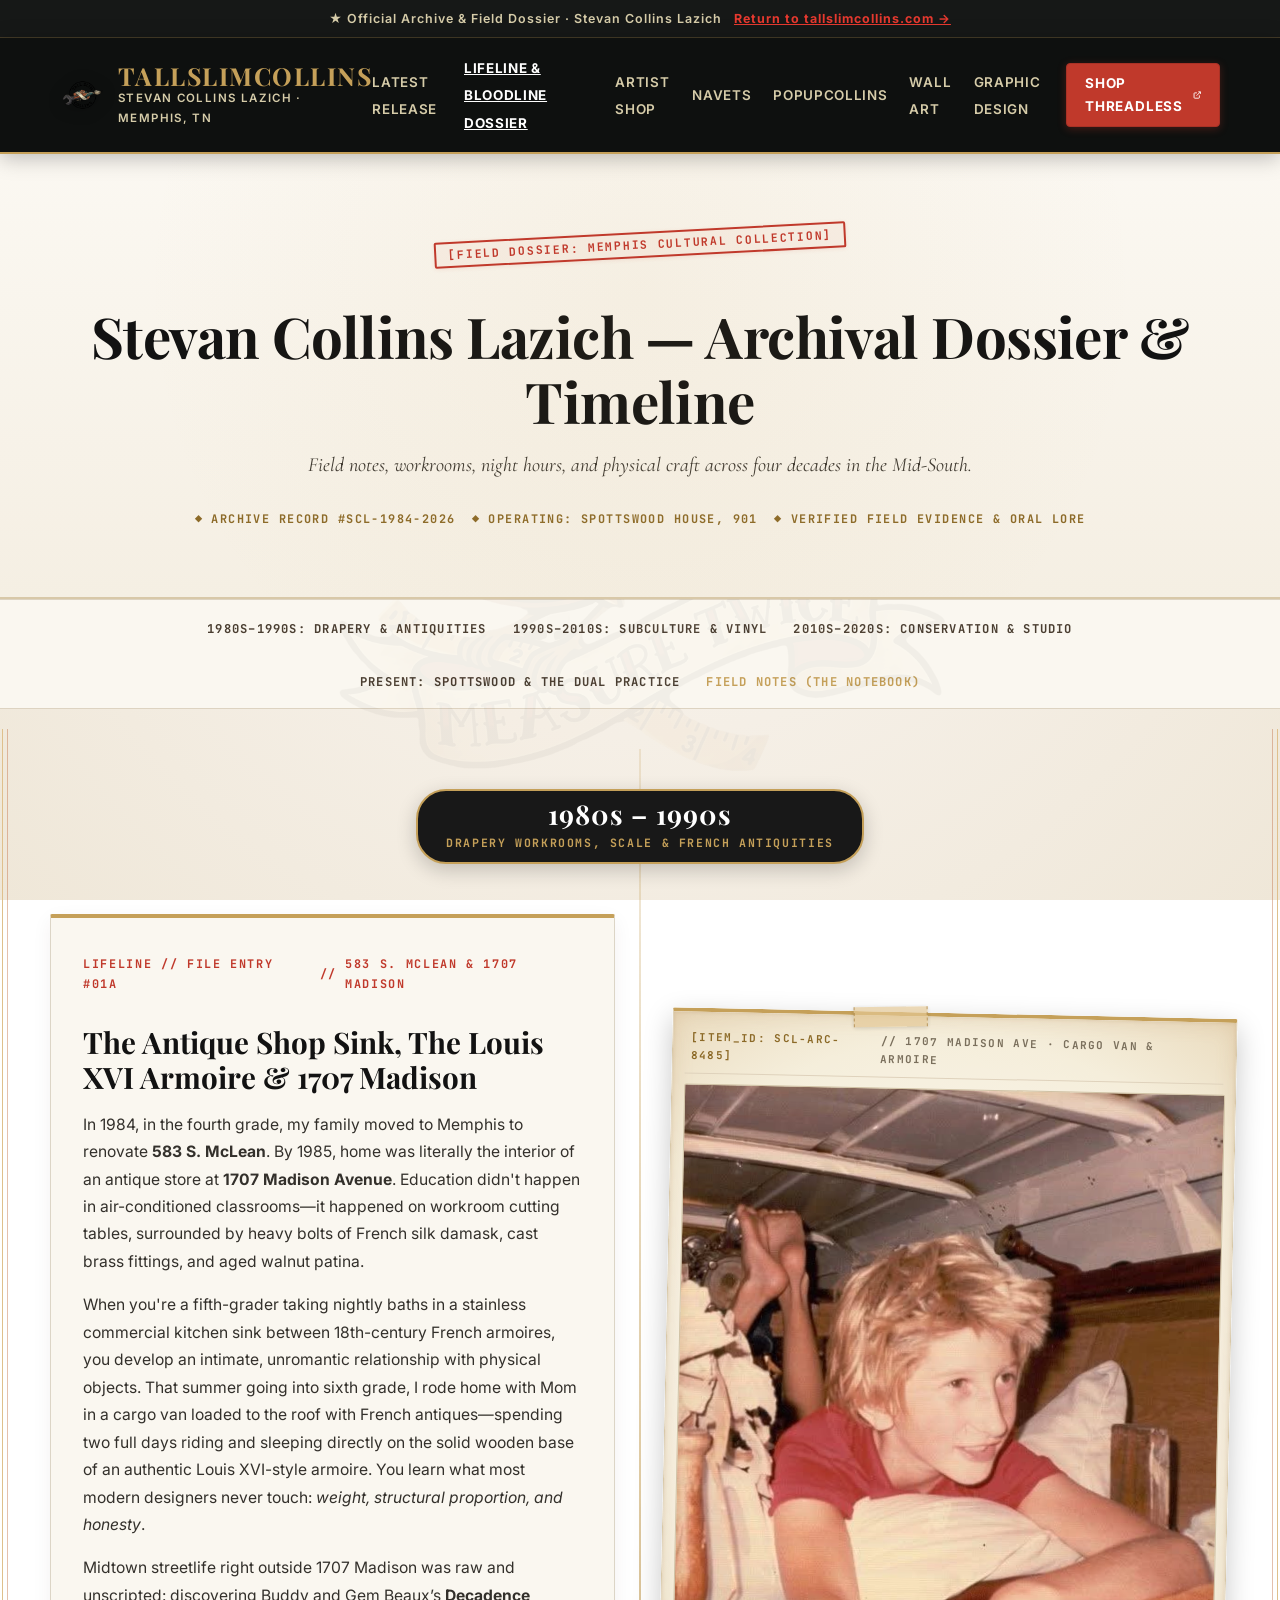
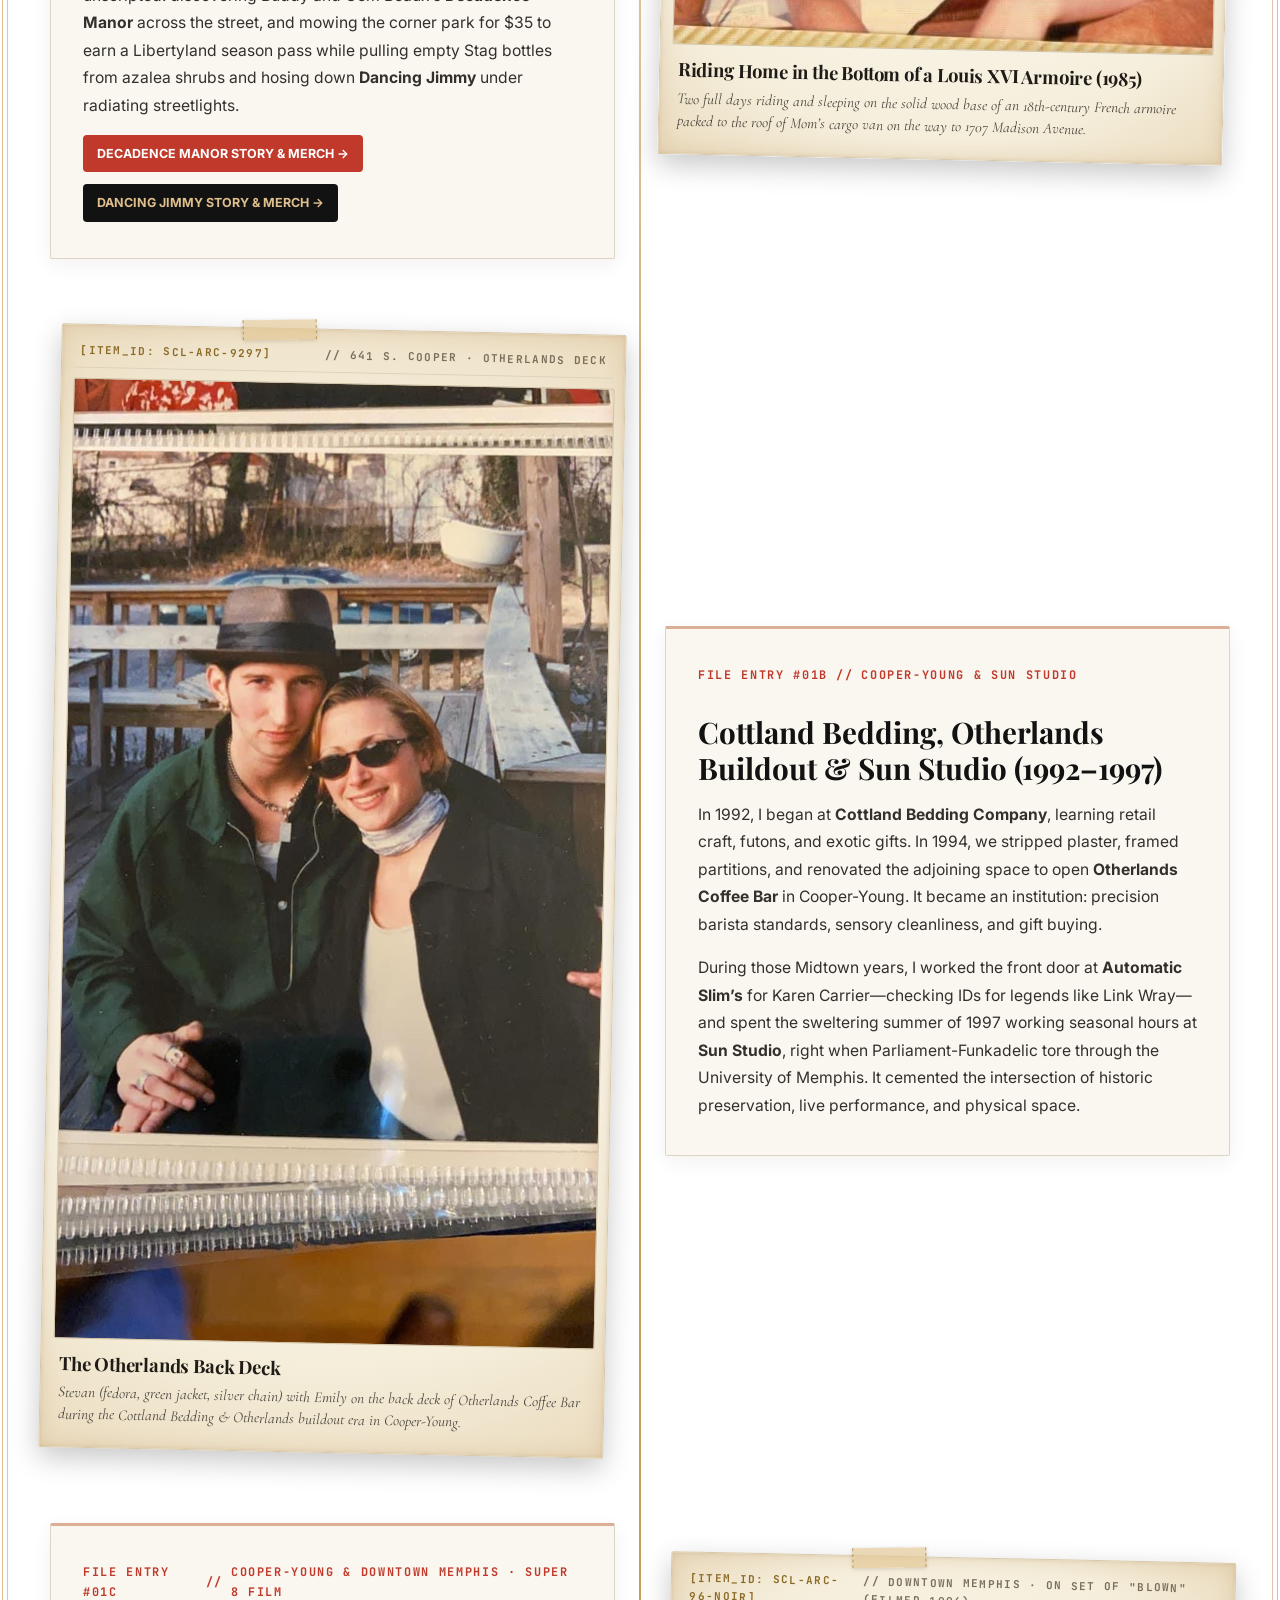
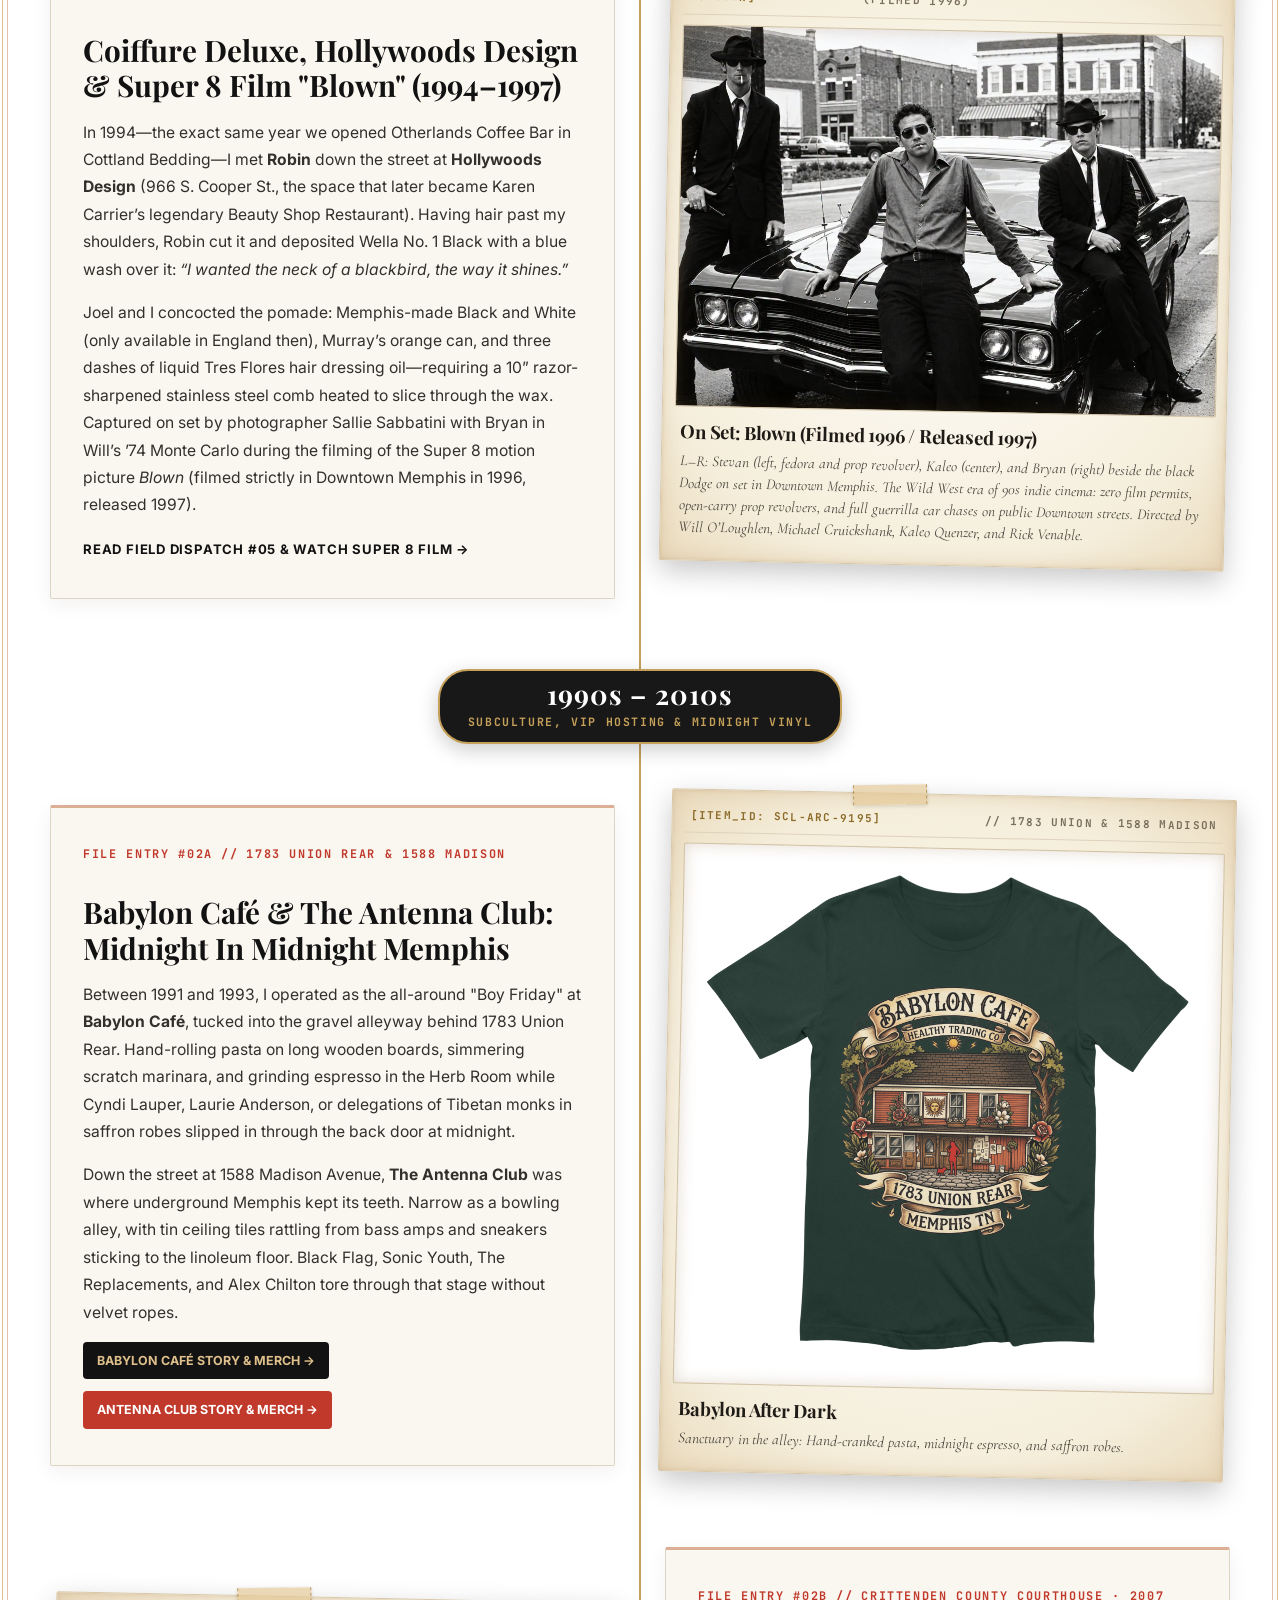
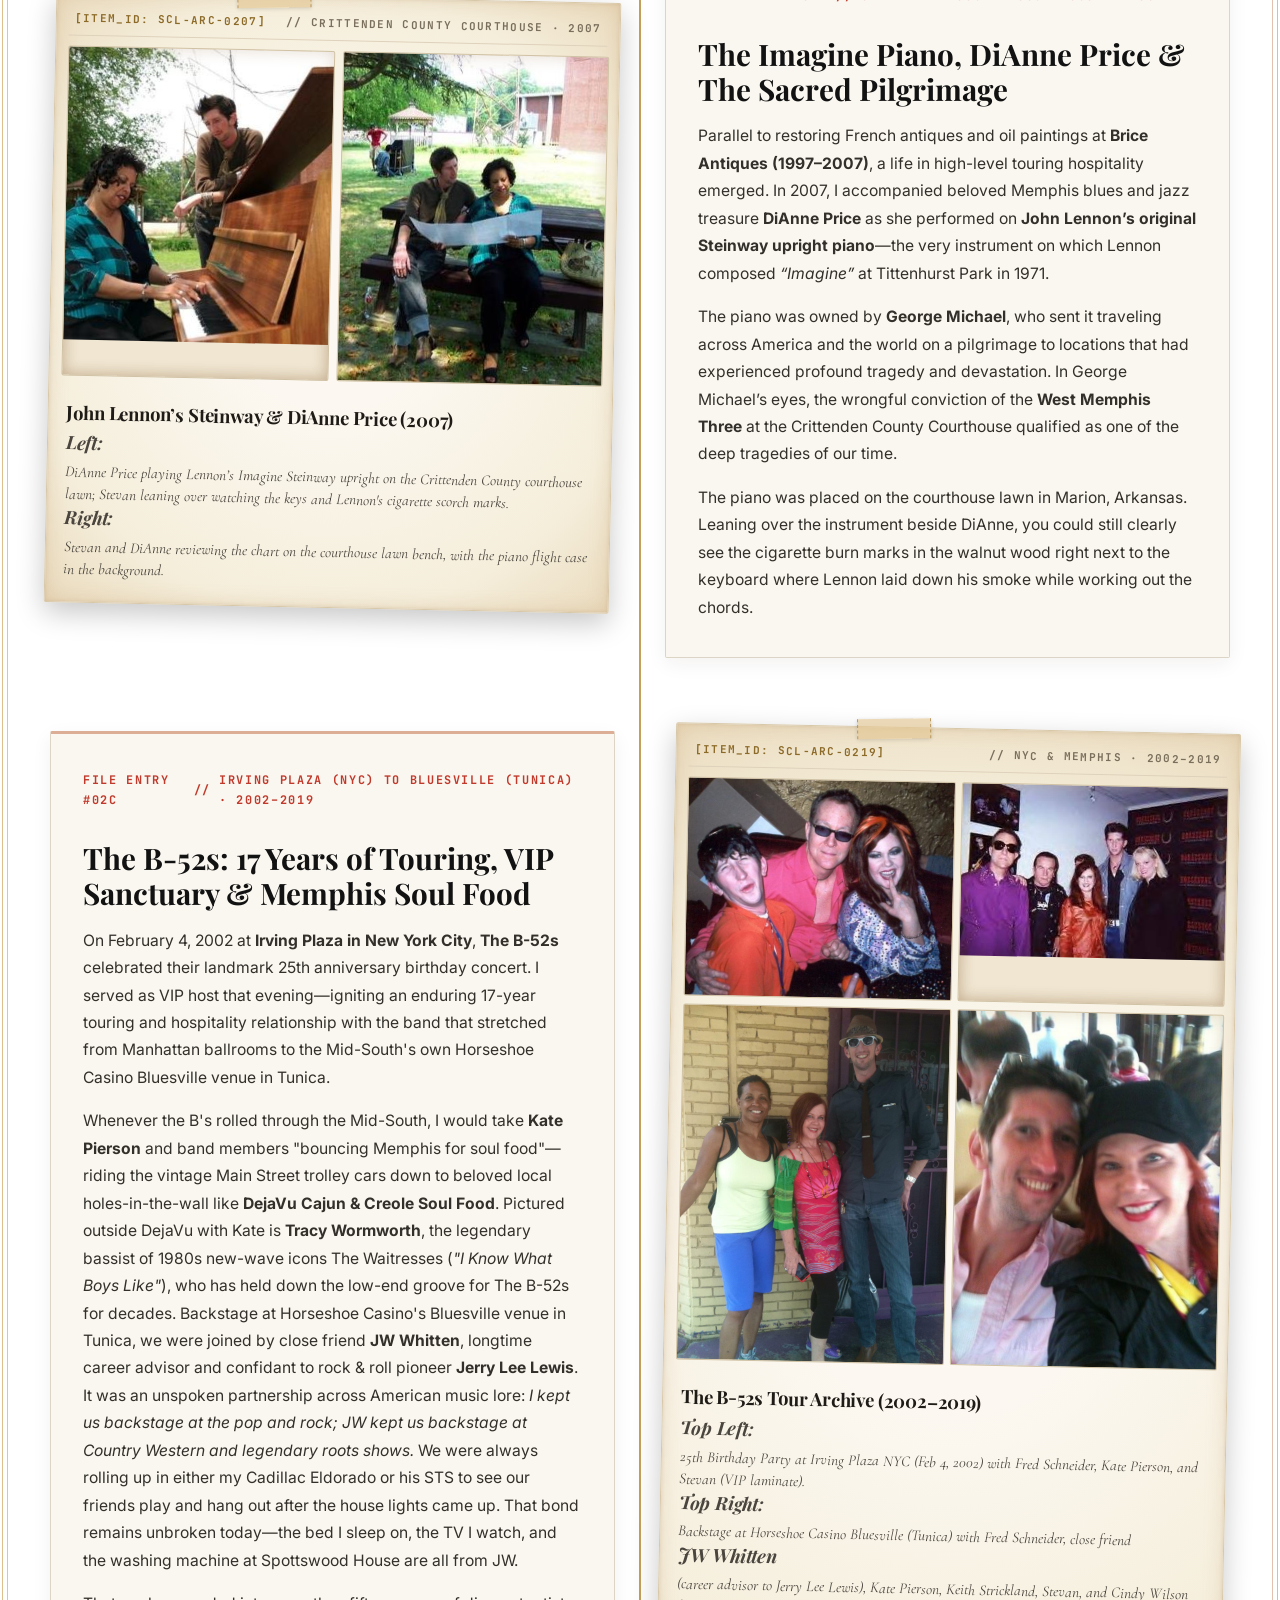
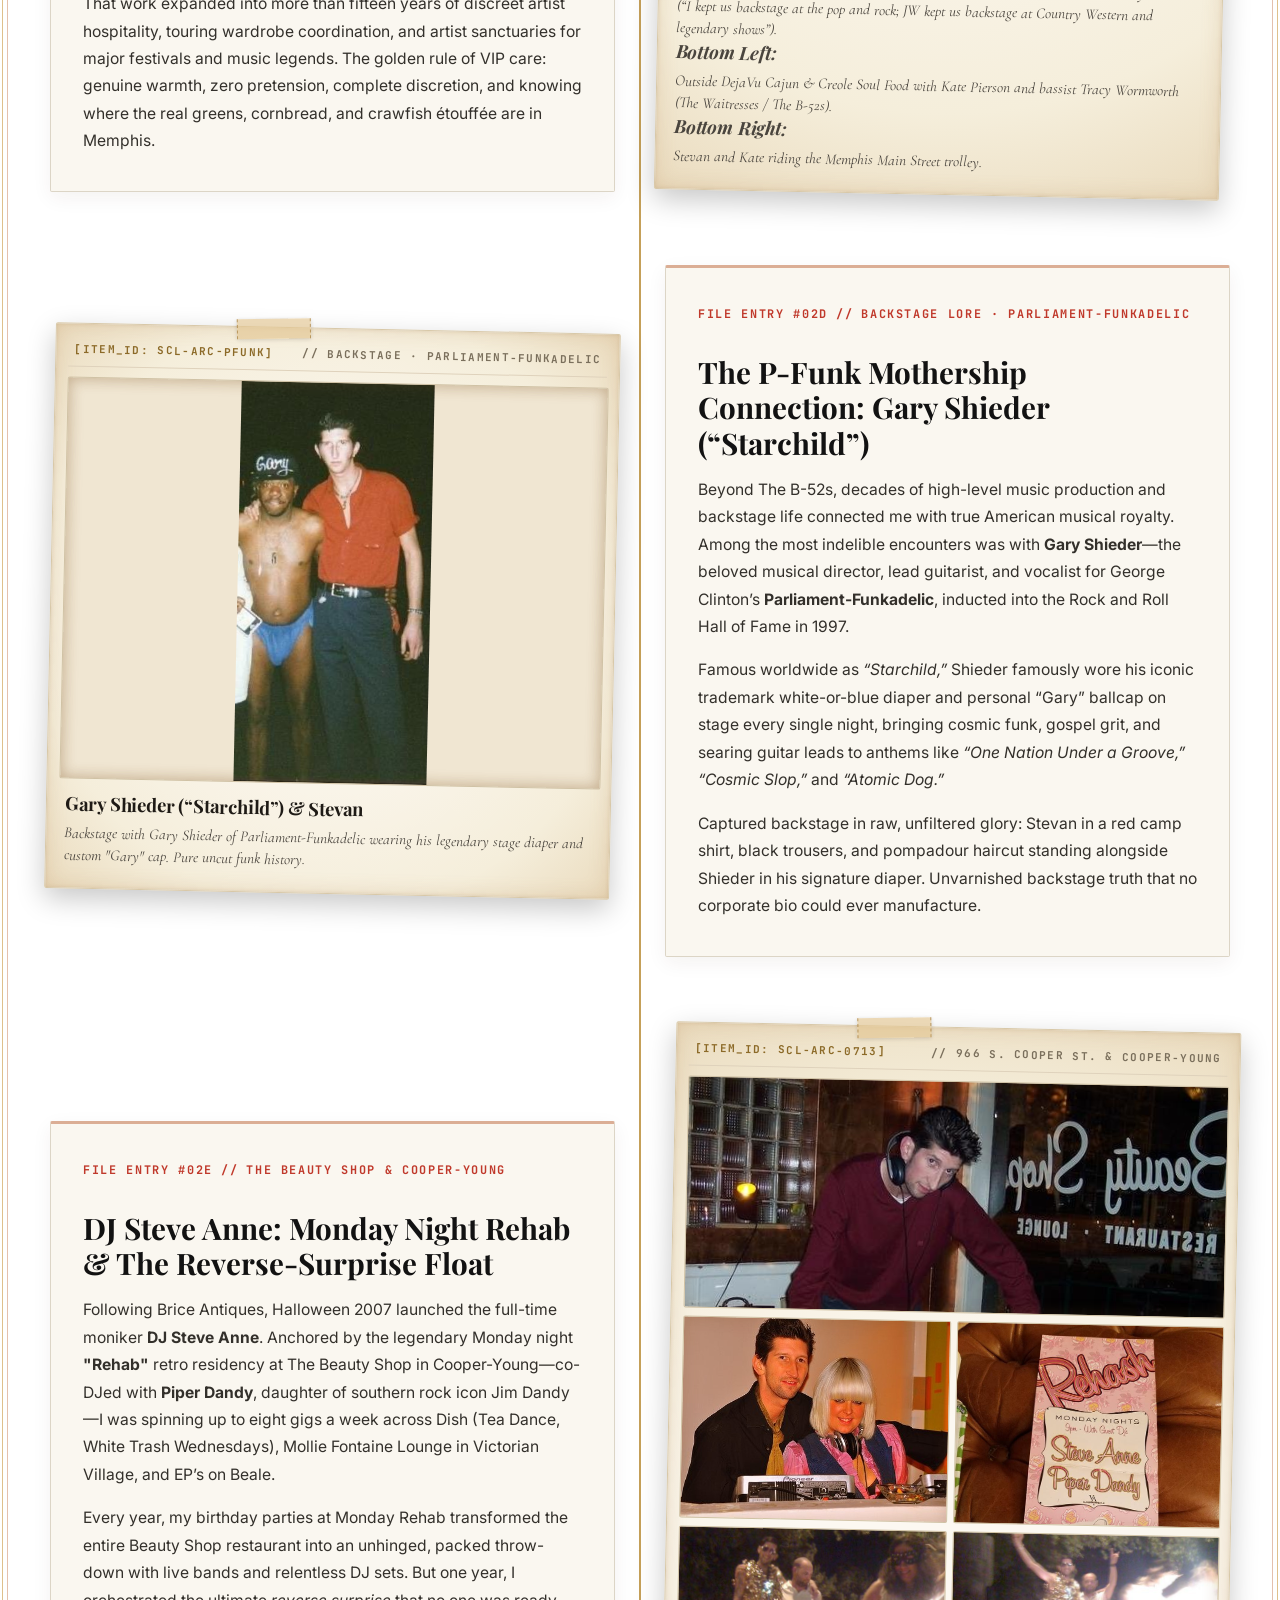
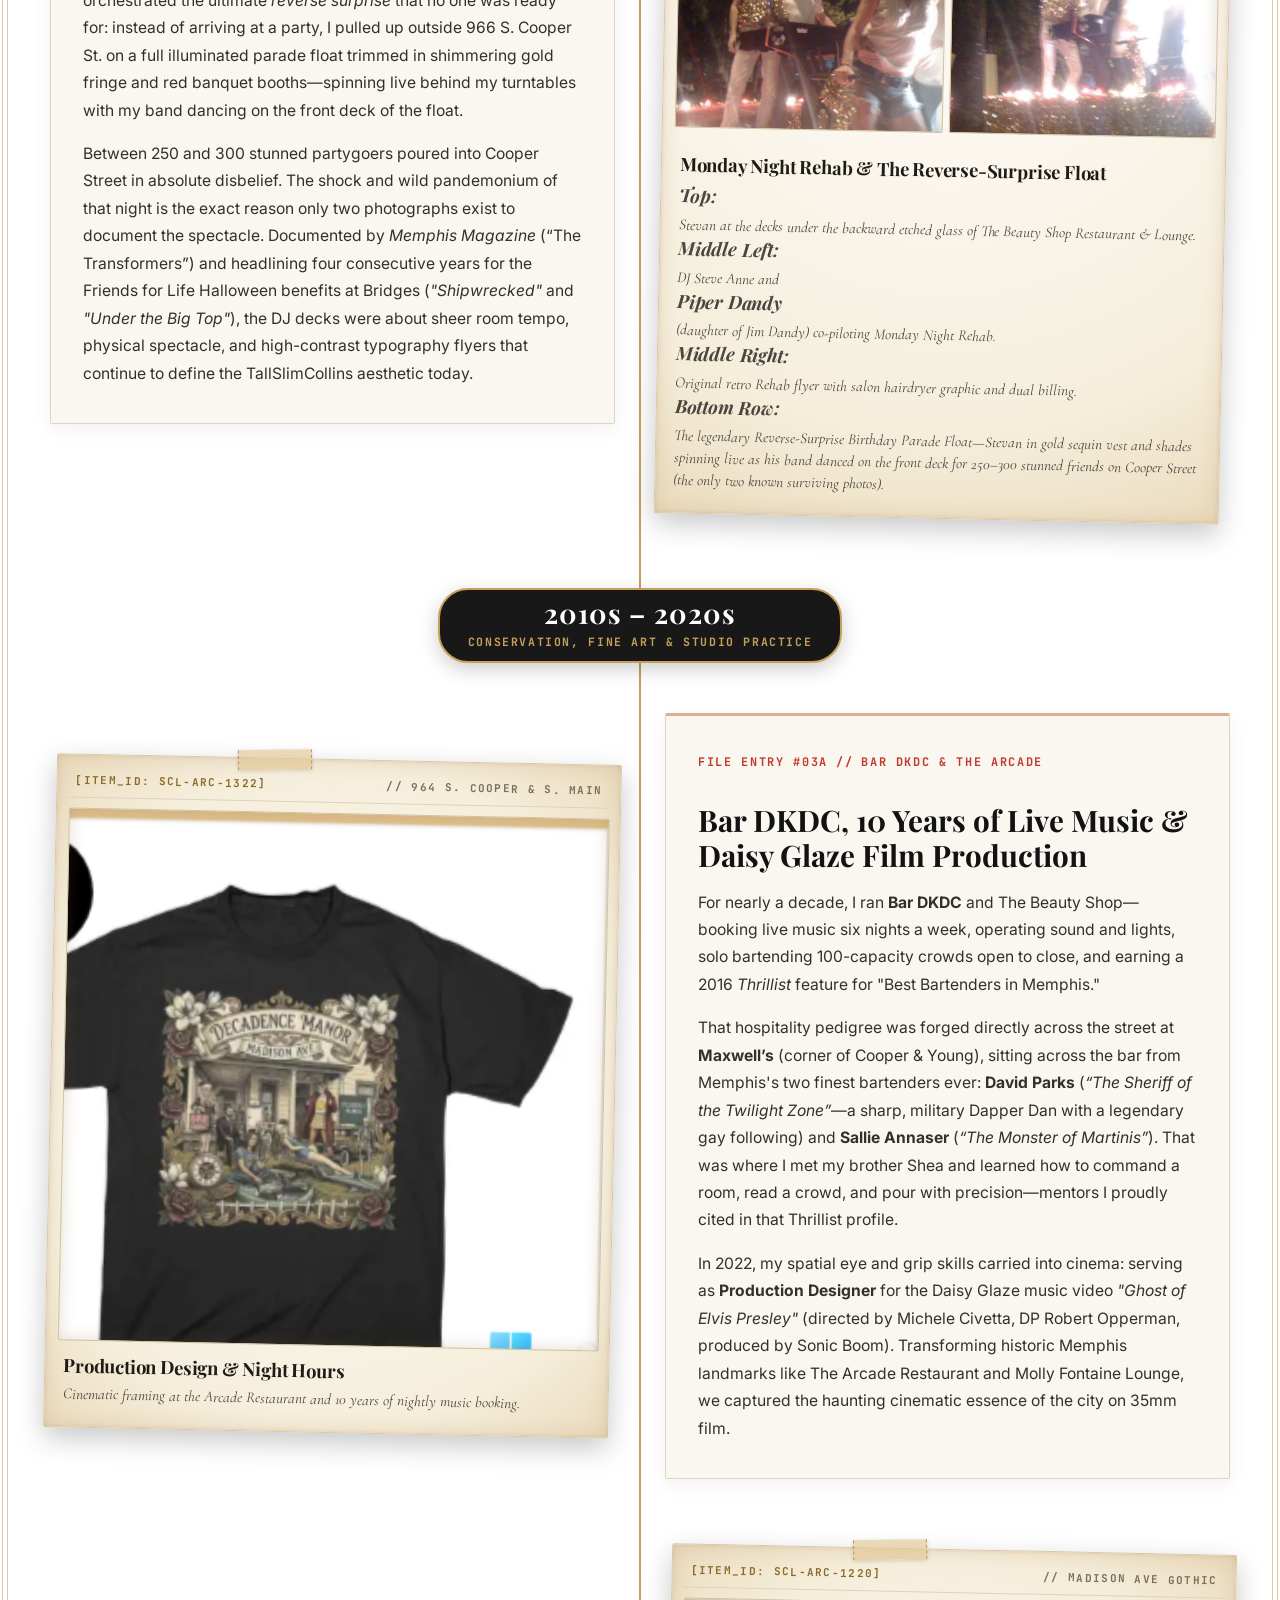
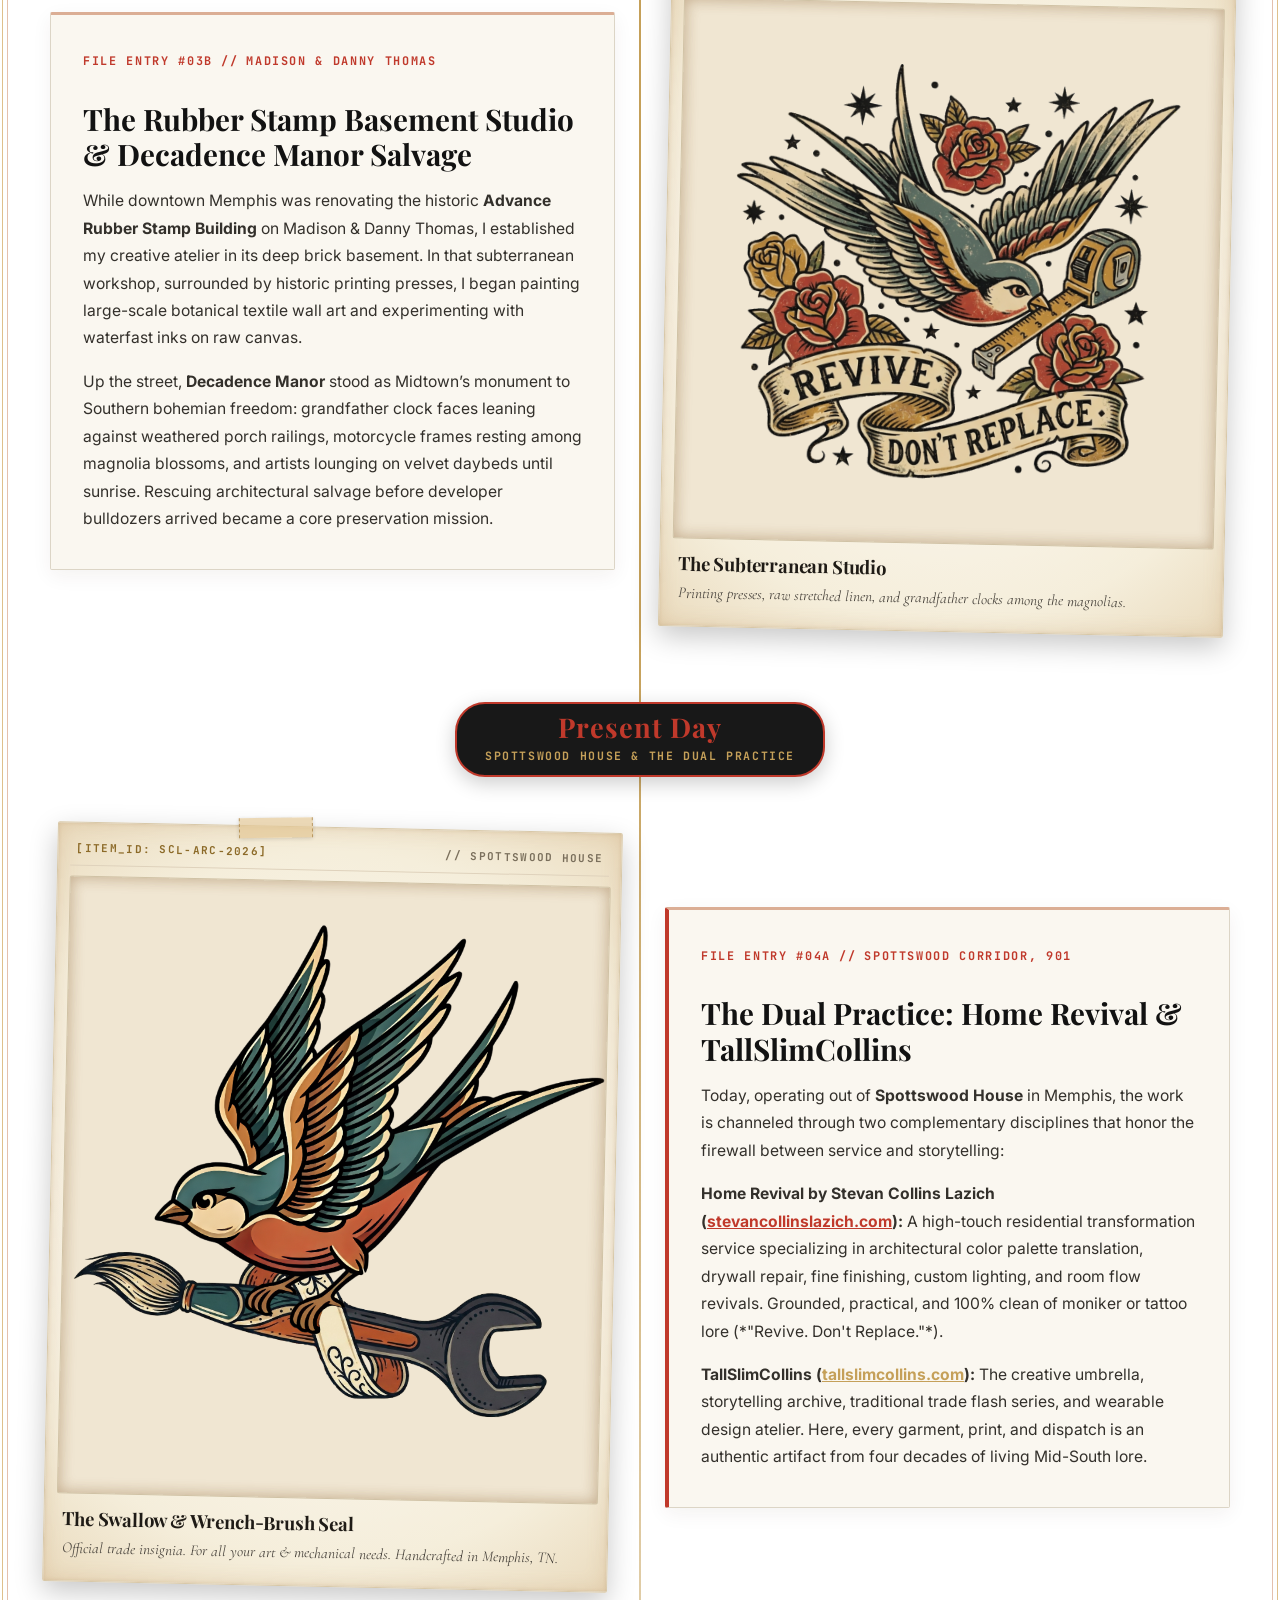
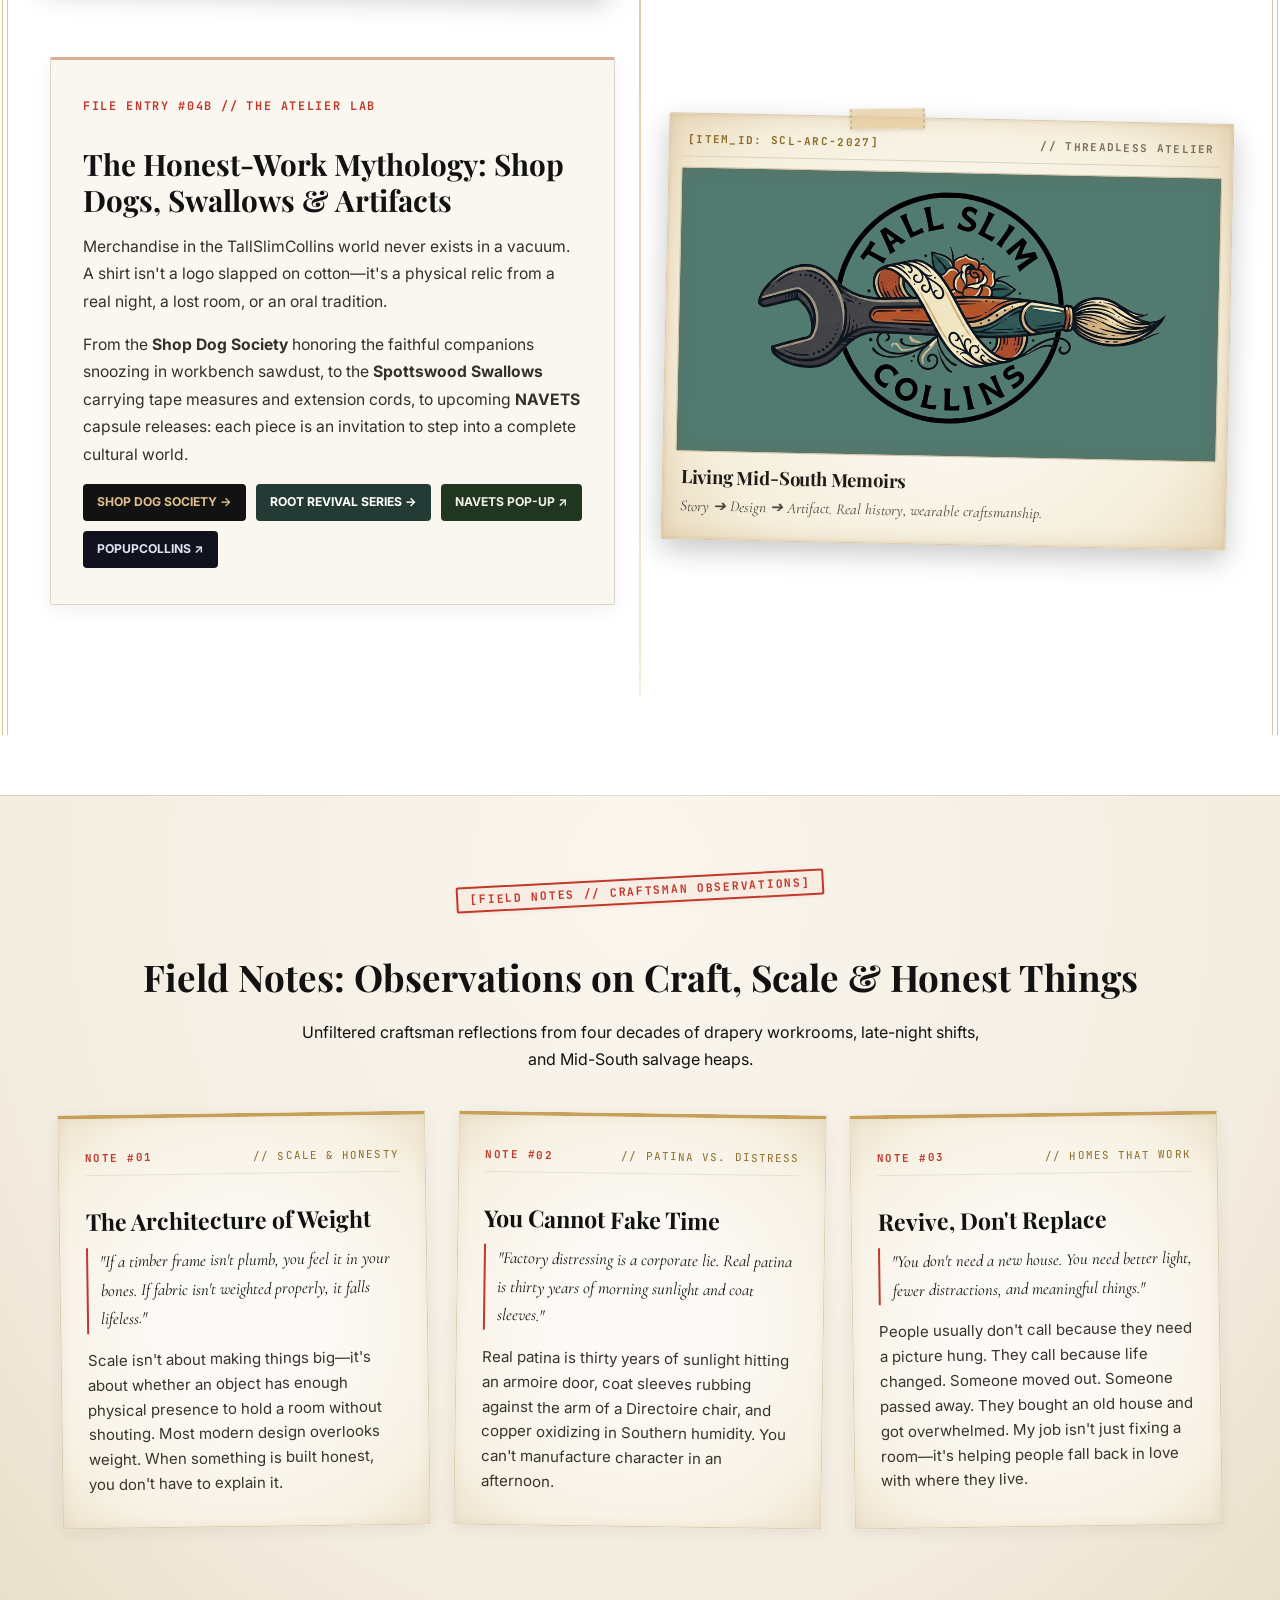
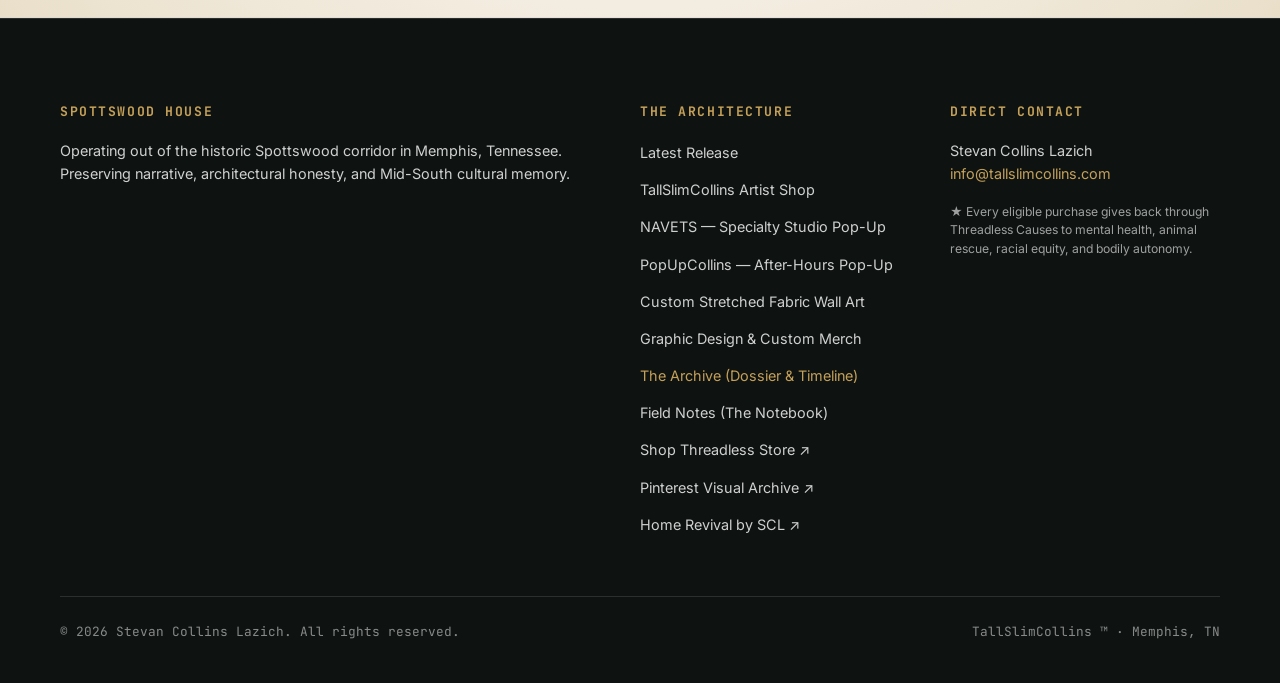
<file: timeline-dossier.html>
﻿<!DOCTYPE html>
<html lang="en">
<head>
  <meta charset="UTF-8">
  <meta name="viewport" content="width=device-width, initial-scale=1.0">
  <title>Stevan Collins Lazich — Archival Dossier & Timeline | TallSlimCollins</title>
  <meta property="og:type" content="website">
  <meta property="og:url" content="https://tallslimcollins.com/timeline-dossier.html">
  <meta property="og:image" content="https://tallslimcollins.com/assets/logos/tallslimcollins-share-card-2026.jpg?v=7">
  <meta name="twitter:card" content="summary_large_image">
  <meta name="twitter:image" content="https://tallslimcollins.com/assets/logos/tallslimcollins-share-card-2026.jpg?v=7">
  <link rel="icon" type="image/png" sizes="192x192" href="assets/logos/favicon-192.png">
  <link rel="apple-touch-icon" href="assets/logos/favicon-192.png">
  <meta name="description" content="Field notes, workrooms, night hours, and physical craft across four decades in the Mid-South. The living biographical timeline of Stevan Collins Lazich.">

  <!-- Open Graph -->
  <meta property="og:title" content="Stevan Collins Lazich — Archival Dossier & Timeline">
  <meta property="og:description" content="Four decades of living Mid-South history, tradecraft, subculture, and studio practice.">
  <meta property="og:type" content="website">

  <!-- Fonts & Design Tokens -->
  <link rel="preconnect" href="https://fonts.googleapis.com">
  <link rel="preconnect" href="https://fonts.gstatic.com" crossorigin>
  <link rel="stylesheet" href="assets/css/style.css">

  <style>
    body {
      background-color: #FAF8F5;
      background: radial-gradient(ellipse at 50% 18%, #FAF8F5 0%, #F5EFE6 55%, #EFE7D8 100%);
      background-attachment: fixed;
      color: var(--ink-dark);
      font-family: var(--font-body);
      line-height: 1.7;
      margin: 0;
      padding: 0;
      overflow-x: hidden;
      position: relative;
    }

    body::before {
      content: "";
      position: fixed;
      top: 50%;
      left: 50%;
      transform: translate(-50%, -50%);
      width: 720px;
      height: 720px;
      background: url('assets/trade-flash/swallow-flash-artboard-15.png') no-repeat center center;
      background-size: contain;
      opacity: 0.035;
      pointer-events: none;
      z-index: 0;
    }

    a {
      color: inherit;
      text-decoration: none;
      transition: all 0.2s ease;
    }

    .container {
      max-width: 1160px;
      margin: 0 auto;
      padding: 0 24px;
    }

    /* Top Bar */
    .top-bar {
      background: #161817;
      color: #D6CCA9;
      font-size: 0.78rem;
      font-weight: 600;
      text-align: center;
      padding: 8px 16px;
      letter-spacing: 0.08em;
      border-bottom: 1px solid rgba(197, 160, 89, 0.25);
    }

    .top-bar a {
      color: #E6392F;
      text-decoration: underline;
      margin-left: 8px;
      font-weight: 700;
    }

    .top-bar a:hover {
      color: #FF5A4E;
    }

    /* Global Header */
    header {
      position: sticky;
      top: 0;
      z-index: 100;
      background: #0E100F;
      border-bottom: 2px solid #C5A059;
      box-shadow: 0 4px 20px rgba(0, 0, 0, 0.25);
    }

    .nav-inner {
      display: flex;
      justify-content: space-between;
      align-items: center;
      padding: 16px 0;
    }

    .brand-mark {
      display: flex;
      align-items: center;
      gap: 14px;
    }

    .brand-badge-img {
      width: 44px;
      height: 44px;
      object-fit: contain;
      filter: drop-shadow(0 2px 8px rgba(0,0,0,0.4));
    }

    .brand-text {
      display: flex;
      flex-direction: column;
    }

    .brand-title {
      font-family: var(--font-display);
      font-size: 1.55rem;
      font-weight: 700;
      letter-spacing: 0.06em;
      color: #C5A059;
      text-transform: uppercase;
      line-height: 1.1;
    }

    .brand-subtitle {
      font-size: 0.72rem;
      color: #D6CCA9;
      letter-spacing: 0.12em;
      text-transform: uppercase;
      font-weight: 600;
    }

    nav ul {
      display: flex;
      list-style: none;
      gap: 22px;
      align-items: center;
      margin: 0;
      padding: 0;
    }

    nav a {
      font-size: 0.84rem;
      font-weight: 600;
      letter-spacing: 0.05em;
      text-transform: uppercase;
      color: #D6CCA9;
      padding-bottom: 4px;
      border-bottom: 2px solid transparent;
      transition: all 0.2s ease;
    }

    nav a:hover {
      color: #FFFFFF;
      border-bottom-color: #C0392B;
    }

    .nav-cta {
      display: inline-flex;
      align-items: center;
      gap: 6px;
      padding: 8px 18px;
      background: #C0392B;
      border: 1px solid #A93226;
      border-radius: 4px;
      color: #FFFFFF !important;
      font-size: 0.84rem !important;
      font-weight: 700;
      text-transform: uppercase;
      letter-spacing: 0.06em;
      transition: all 0.25s ease;
      box-shadow: 0 2px 8px rgba(192, 57, 43, 0.3);
    }

    .nav-cta:hover {
      background: #A93226;
      border-color: #922B21;
      transform: translateY(-1px);
      box-shadow: 0 4px 14px rgba(192, 57, 43, 0.45);
      border-bottom-color: #922B21 !important;
    }

    /* Hero */
    .dossier-hero {
      background: linear-gradient(180deg, #FBF8F2 0%, #F5EFE3 100%);
      color: #121212;
      padding: 76px 0 68px;
      border-bottom: 2px solid #D8C8A8;
      position: relative;
      overflow: hidden;
      text-align: center;
    }

    .dossier-hero::before {
      content: "";
      position: absolute;
      top: 0; left: 0; right: 0; bottom: 0;
      background: radial-gradient(circle at 50% 30%, rgba(197, 160, 89, 0.08) 0%, transparent 70%);
      pointer-events: none;
    }

    .dossier-hero .dossier-stamp-wrap {
      margin-bottom: 20px;
    }

    .dossier-hero h1 {
      font-family: var(--font-display);
      font-size: clamp(2.4rem, 4.4vw, 3.8rem);
      font-weight: 700;
      color: #121212;
      line-height: 1.15;
      margin-bottom: 16px;
      letter-spacing: -0.01em;
    }

    .dossier-hero p.sub {
      font-family: var(--font-editorial);
      font-size: 1.25rem;
      color: #3D3830;
      max-width: 740px;
      margin: 0 auto 28px;
      font-style: italic;
      line-height: 1.55;
    }

    .dossier-meta-tags {
      display: flex;
      flex-wrap: wrap;
      justify-content: center;
      gap: 16px;
      font-family: var(--font-mono);
      font-size: 0.74rem;
      color: #8C6A28;
      letter-spacing: 0.12em;
      text-transform: uppercase;
      font-weight: 700;
    }

    .timeline-quick-nav {
      background: #FAF7F0;
      border-top: 1px solid #DDD3C1;
      border-bottom: 1px solid #DDD3C1;
      padding: 14px 0;
      text-align: center;
    }

    .timeline-quick-nav ul {
      display: flex;
      justify-content: center;
      gap: 26px;
      list-style: none;
      margin: 0;
      padding: 0;
      flex-wrap: wrap;
    }

    .timeline-quick-nav a {
      font-family: var(--font-mono);
      font-size: 0.76rem;
      font-weight: 700;
      color: #4A3E31;
      letter-spacing: 0.10em;
      text-transform: uppercase;
    }

    .timeline-quick-nav a:hover {
      color: #C0392B;
      text-decoration: underline;
    }

    /* Footer */
    footer {
      border-top: 1px solid rgba(255, 255, 255, 0.12);
      padding: 60px 0 40px;
      background: #0E1311;
      color: #FFFFFF;
    }

    .footer-grid {
      display: grid;
      grid-template-columns: 2fr 1fr 1fr;
      gap: 40px;
      margin-bottom: 48px;
    }

    @media (max-width: 768px) {
      .footer-grid {
        grid-template-columns: 1fr;
      }
    }

    .footer-col h5 {
      font-size: 0.82rem;
      font-weight: 700;
      text-transform: uppercase;
      letter-spacing: 0.12em;
      color: var(--accent-gold);
      margin-bottom: 16px;
      font-family: var(--font-mono);
    }

    .footer-col p {
      font-size: 0.9rem;
      color: rgba(255, 255, 255, 0.8);
      line-height: 1.6;
    }

    .footer-col ul {
      list-style: none;
      padding: 0;
      margin: 0;
    }

    .footer-col li {
      margin-bottom: 10px;
    }

    .footer-col a {
      font-size: 0.9rem;
      color: rgba(255, 255, 255, 0.8);
    }

    .footer-col a:hover {
      color: var(--accent-gold);
    }

    .footer-bottom {
      border-top: 1px solid rgba(255, 255, 255, 0.12);
      padding-top: 24px;
      display: flex;
      justify-content: space-between;
      font-size: 0.8rem;
      color: rgba(255, 255, 255, 0.5);
      font-family: var(--font-mono);
    }
  </style>
</head>
<body>

  <!-- Top Announcement Bar -->
  <div class="top-bar">
    ★ Official Archive & Field Dossier · Stevan Collins Lazich
    <a href="index.html">Return to tallslimcollins.com →</a>
  </div>

  <!-- Global Header -->
  <header>
    <div class="container nav-inner">
      <div class="brand-mark">
        <a href="index.html" style="display: flex; align-items: center; gap: 14px;">
          <img src="assets/logos/tsc-circle-wrench-brush-header.png" alt="TallSlimCollins Official Seal" class="brand-badge-img">
          <div class="brand-text">
            <span class="brand-title">TallSlimCollins</span>
            <span class="brand-subtitle">Stevan Collins Lazich · Memphis, TN</span>
          </div>
        </a>
      </div>
      <nav>
        <ul>
          <li><a href="index.html#hero-release">Latest Release</a></li>
          <li><a href="timeline-dossier.html" style="color: #FFFFFF; font-weight: 700; text-decoration: underline;">Lifeline &amp; Bloodline Dossier</a></li>
          <li><a href="index.html#counter-1">Artist Shop</a></li>
          <li><a href="index.html#counter-2">NAVETS</a></li>
          <li><a href="index.html#counter-3">PopUpCollins</a></li>
          <li><a href="index.html#counter-4">Wall Art</a></li>
          <li><a href="index.html#counter-5">Graphic Design</a></li>
          <li><a href="https://tallslimcollins.threadless.com" target="_blank" rel="noopener" class="nav-cta">
            Shop Threadless
            <svg width="12" height="12" viewBox="0 0 24 24" fill="none" stroke="currentColor" stroke-width="2.5"><path d="M18 13v6a2 2 0 0 1-2 2H5a2 2 0 0 1-2-2V8a2 2 0 0 1 2-2h6"></path><polyline points="15 3 21 3 21 9"></polyline><line x1="10" y1="14" x2="21" y2="3"></line></svg>
          </a></li>
        </ul>
      </nav>
    </div>
  </header>

  <!-- Hero Header -->
  <section class="dossier-hero">
    <div class="container">
      <div class="dossier-stamp-wrap">
        <div class="archive-stamp">
          [FIELD DOSSIER: MEMPHIS CULTURAL COLLECTION]
        </div>
      </div>
      
      <h1>Stevan Collins Lazich — Archival Dossier &amp; Timeline</h1>
      
      <p class="sub">
        Field notes, workrooms, night hours, and physical craft across four decades in the Mid-South.
      </p>

      <div class="dossier-meta-tags">
        <span>◆ ARCHIVE RECORD #SCL-1984-2026</span>
        <span>◆ OPERATING: SPOTTSWOOD HOUSE, 901</span>
        <span>◆ VERIFIED FIELD EVIDENCE &amp; ORAL LORE</span>
      </div>
    </div>
  </section>

  <!-- Timeline Quick Jump Bar -->
  <div class="timeline-quick-nav">
    <div class="container">
      <ul>
        <li><a href="#era-1">1980s–1990s: Drapery &amp; Antiquities</a></li>
        <li><a href="#era-2">1990s–2010s: Subculture &amp; Vinyl</a></li>
        <li><a href="#era-3">2010s–2020s: Conservation &amp; Studio</a></li>
        <li><a href="#era-4">Present: Spottswood &amp; The Dual Practice</a></li>
        <li><a href="#field-notes" style="color: var(--accent-gold);">Field Notes (The Notebook)</a></li>
      </ul>
    </div>
  </div>

  <!-- The Timeline Spine -->
  <main class="timeline-container">
    <div class="timeline-spine">

      <!-- ===================================================================
           ERA 1: 1980s–1990s
           =================================================================== -->
      <div class="era-node" id="era-1">
        <div class="era-badge">
          <span class="era-year">1980s – 1990s</span>
          <span class="era-theme">Drapery Workrooms, Scale &amp; French Antiquities</span>
        </div>
      </div>

      <!-- ENTRY 01A: 583 S. McLean & 1707 Madison -->
      <div class="timeline-block">
        <article class="narrative-card" style="border-top: 4px solid #C5A059;">
          <div class="dossier-ref">
            <span>LIFELINE // FILE ENTRY #01A</span>
            <span>//</span>
            <span>583 S. MCLEAN &amp; 1707 MADISON</span>
          </div>
          <h3>The Antique Shop Sink, The Louis XVI Armoire &amp; 1707 Madison</h3>
          <p>
            In 1984, in the fourth grade, my family moved to Memphis to renovate <strong>583 S. McLean</strong>. By 1985, home was literally the interior of an antique store at <strong>1707 Madison Avenue</strong>. Education didn't happen in air-conditioned classrooms—it happened on workroom cutting tables, surrounded by heavy bolts of French silk damask, cast brass fittings, and aged walnut patina.
          </p>
          <p>
            When you're a fifth-grader taking nightly baths in a stainless commercial kitchen sink between 18th-century French armoires, you develop an intimate, unromantic relationship with physical objects. That summer going into sixth grade, I rode home with Mom in a cargo van loaded to the roof with French antiques—spending two full days riding and sleeping directly on the solid wooden base of an authentic Louis XVI-style armoire. You learn what most modern designers never touch: <em>weight, structural proportion, and honesty</em>.
          </p>
          <p>
            Midtown streetlife right outside 1707 Madison was raw and unscripted: discovering Buddy and Gem Beaux’s <strong>Decadence Manor</strong> across the street, and mowing the corner park for $35 to earn a Libertyland season pass while pulling empty Stag bottles from azalea shrubs and hosing down <strong>Dancing Jimmy</strong> under radiating streetlights.
          </p>
          <div style="margin-top: 16px; display: flex; gap: 12px; flex-wrap: wrap;">
            <a href="story-decadence-manor.html" class="btn-dossier" style="display: inline-flex; align-items: center; gap: 6px; padding: 8px 14px; background: #C0392B; color: #FFFFFF; border-radius: 4px; font-size: 0.78rem; font-weight: 700; text-transform: uppercase;">
              Decadence Manor Story &amp; Merch &rarr;
            </a>
            <a href="story-dancing-jimmy.html" class="btn-dossier" style="display: inline-flex; align-items: center; gap: 6px; padding: 8px 14px; background: #121212; color: #DFC08C; border-radius: 4px; font-size: 0.78rem; font-weight: 700; text-transform: uppercase;">
              Dancing Jimmy Story &amp; Merch &rarr;
            </a>
          </div>
        </article>

        <div class="scrap-card" style="border-top: 4px solid #C5A059;">
          <div class="scrap-meta-strip">
            <span>[ITEM_ID: SCL-ARC-8485]</span>
            <span class="tag-loc">// 1707 MADISON AVE · CARGO VAN &amp; ARMOIRE</span>
          </div>
          <div class="scrap-img-frame">
            <img src="assets/stevan-cargo-van-armoire-1985.jpg" alt="Young blonde Stevan Collins Lazich riding in the cargo van on the wooden base of a Louis XVI antique armoire (1985)">
          </div>
          <div class="scrap-caption">
            <strong>Riding Home in the Bottom of a Louis XVI Armoire (1985)</strong>
            <p>Two full days riding and sleeping on the solid wood base of an 18th-century French armoire packed to the roof of Mom’s cargo van on the way to 1707 Madison Avenue.</p>
          </div>
        </div>
      </div>

      <!-- ENTRY 01B: Cottland, Otherlands & Sun Studio -->
      <div class="timeline-block reverse">
        <article class="narrative-card">
          <div class="dossier-ref">
            <span>FILE ENTRY #01B</span>
            <span>//</span>
            <span>COOPER-YOUNG &amp; SUN STUDIO</span>
          </div>
          <h3>Cottland Bedding, Otherlands Buildout &amp; Sun Studio (1992–1997)</h3>
          <p>
            In 1992, I began at <strong>Cottland Bedding Company</strong>, learning retail craft, futons, and exotic gifts. In 1994, we stripped plaster, framed partitions, and renovated the adjoining space to open <strong>Otherlands Coffee Bar</strong> in Cooper-Young. It became an institution: precision barista standards, sensory cleanliness, and gift buying.
          </p>
          <p>
            During those Midtown years, I worked the front door at <strong>Automatic Slim’s</strong> for Karen Carrier—checking IDs for legends like Link Wray—and spent the sweltering summer of 1997 working seasonal hours at <strong>Sun Studio</strong>, right when Parliament-Funkadelic tore through the University of Memphis. It cemented the intersection of historic preservation, live performance, and physical space.
          </p>
        </article>

        <div class="scrap-card">
          <div class="scrap-meta-strip">
            <span>[ITEM_ID: SCL-ARC-9297]</span>
            <span class="tag-loc">// 641 S. COOPER · OTHERLANDS DECK</span>
          </div>
          <div class="scrap-img-frame">
            <img src="assets/otherlands-deck-stevan-emily.jpg" alt="Stevan Collins Lazich and Emily on the back deck of Otherlands Coffee Bar">
          </div>
          <div class="scrap-caption">
            <strong>The Otherlands Back Deck</strong>
            <p>Stevan (fedora, green jacket, silver chain) with Emily on the back deck of Otherlands Coffee Bar during the Cottland Bedding &amp; Otherlands buildout era in Cooper-Young.</p>
          </div>
        </div>
      </div>

      <!-- ENTRY 01C: Hollywoods Design, Super 8 & Coiffure Deluxe (1994) -->
      <div class="timeline-block">
        <article class="narrative-card">
          <div class="dossier-ref">
            <span>FILE ENTRY #01C</span>
            <span>//</span>
            <span>COOPER-YOUNG &amp; DOWNTOWN MEMPHIS · SUPER 8 FILM</span>
          </div>
          <h3>Coiffure Deluxe, Hollywoods Design &amp; Super 8 Film "Blown" (1994–1997)</h3>
          <p>
            In 1994—the exact same year we opened Otherlands Coffee Bar in Cottland Bedding—I met <strong>Robin</strong> down the street at <strong>Hollywoods Design</strong> (966 S. Cooper St., the space that later became Karen Carrier’s legendary Beauty Shop Restaurant). Having hair past my shoulders, Robin cut it and deposited Wella No. 1 Black with a blue wash over it: <em>“I wanted the neck of a blackbird, the way it shines.”</em>
          </p>
          <p>
            Joel and I concocted the pomade: Memphis-made Black and White (only available in England then), Murray’s orange can, and three dashes of liquid Tres Flores hair dressing oil—requiring a 10” razor-sharpened stainless steel comb heated to slice through the wax. Captured on set by photographer Sallie Sabbatini with Bryan in Will’s ’74 Monte Carlo during the filming of the Super 8 motion picture <em>Blown</em> (filmed strictly in Downtown Memphis in 1996, released 1997).
          </p>
          <div style="margin-top: 16px;">
            <a href="story-coiffure-deluxe.html" class="btn-dossier" style="display: inline-flex; align-items: center; gap: 8px; font-size: 0.82rem; font-weight: 700; color: var(--gold); text-transform: uppercase; letter-spacing: 0.06em;">
              Read Field Dispatch #05 &amp; Watch Super 8 Film →
            </a>
          </div>
        </article>

        <div class="scrap-card">
          <div class="scrap-meta-strip">
            <span>[ITEM_ID: SCL-ARC-96-NOIR]</span>
            <span class="tag-loc">// DOWNTOWN MEMPHIS · ON SET OF "BLOWN" (FILMED 1996)</span>
          </div>
          <div class="scrap-img-frame">
            <img src="assets/blown-1994-dodge-noir-trio.jpg" alt="Stevan Collins Lazich (left), Kaleo Quenzer (center), and Bryan (right) on set of Blown (filmed 1996, released 1997)">
          </div>
          <div class="scrap-caption">
            <strong>On Set: Blown (Filmed 1996 / Released 1997)</strong>
            <p>L–R: Stevan (left, fedora and prop revolver), Kaleo (center), and Bryan (right) beside the black Dodge on set in Downtown Memphis. The Wild West era of 90s indie cinema: zero film permits, open-carry prop revolvers, and full guerrilla car chases on public Downtown streets. Directed by Will O’Loughlen, Michael Cruickshank, Kaleo Quenzer, and Rick Venable.</p>
          </div>
        </div>
      </div>


      <!-- ===================================================================
           ERA 2: 1990s–2010s
           =================================================================== -->
      <div class="era-node" id="era-2">
        <div class="era-badge">
          <span class="era-year">1990s – 2010s</span>
          <span class="era-theme">Subculture, VIP Hosting &amp; Midnight Vinyl</span>
        </div>
      </div>

      <!-- ENTRY 02A: Babylon Cafe & The Antenna Club -->
      <div class="timeline-block">
        <article class="narrative-card">
          <div class="dossier-ref">
            <span>FILE ENTRY #02A</span>
            <span>//</span>
            <span>1783 UNION REAR &amp; 1588 MADISON</span>
          </div>
          <h3>Babylon Café &amp; The Antenna Club: Midnight In Midnight Memphis</h3>
          <p>
            Between 1991 and 1993, I operated as the all-around "Boy Friday" at <strong>Babylon Café</strong>, tucked into the gravel alleyway behind 1783 Union Rear. Hand-rolling pasta on long wooden boards, simmering scratch marinara, and grinding espresso in the Herb Room while Cyndi Lauper, Laurie Anderson, or delegations of Tibetan monks in saffron robes slipped in through the back door at midnight.
          </p>
          <p>
            Down the street at 1588 Madison Avenue, <strong>The Antenna Club</strong> was where underground Memphis kept its teeth. Narrow as a bowling alley, with tin ceiling tiles rattling from bass amps and sneakers sticking to the linoleum floor. Black Flag, Sonic Youth, The Replacements, and Alex Chilton tore through that stage without velvet ropes.
          </p>
          <div style="margin-top: 16px; display: flex; gap: 12px; flex-wrap: wrap;">
            <a href="story-babylon-cafe.html" class="btn-dossier" style="display: inline-flex; align-items: center; gap: 6px; padding: 8px 14px; background: #121212; color: #DFC08C; border-radius: 4px; font-size: 0.78rem; font-weight: 700; text-transform: uppercase;">
              Babylon Café Story &amp; Merch &rarr;
            </a>
            <a href="story-antenna-club.html" class="btn-dossier" style="display: inline-flex; align-items: center; gap: 6px; padding: 8px 14px; background: #C0392B; color: #FFFFFF; border-radius: 4px; font-size: 0.78rem; font-weight: 700; text-transform: uppercase;">
              Antenna Club Story &amp; Merch &rarr;
            </a>
          </div>
        </article>

        <div class="scrap-card">
          <div class="scrap-meta-strip">
            <span>[ITEM_ID: SCL-ARC-9195]</span>
            <span class="tag-loc">// 1783 UNION &amp; 1588 MADISON</span>
          </div>
          <div class="scrap-img-frame">
            <img src="assets/product-babylon-cafe.png" alt="Babylon Cafe Heritage Dispatch Artwork">
          </div>
          <div class="scrap-caption">
            <strong>Babylon After Dark</strong>
            <p>Sanctuary in the alley: Hand-cranked pasta, midnight espresso, and saffron robes.</p>
          </div>
        </div>
      </div>

      <!-- ENTRY 02B: The Imagine Piano & DiAnne Price -->
      <div class="timeline-block reverse">
        <article class="narrative-card">
          <div class="dossier-ref">
            <span>FILE ENTRY #02B</span>
            <span>//</span>
            <span>CRITTENDEN COUNTY COURTHOUSE · 2007</span>
          </div>
          <h3>The Imagine Piano, DiAnne Price &amp; The Sacred Pilgrimage</h3>
          <p>
            Parallel to restoring French antiques and oil paintings at <strong>Brice Antiques (1997–2007)</strong>, a life in high-level touring hospitality emerged. In 2007, I accompanied beloved Memphis blues and jazz treasure <strong>DiAnne Price</strong> as she performed on <strong>John Lennon’s original Steinway upright piano</strong>—the very instrument on which Lennon composed <em>“Imagine”</em> at Tittenhurst Park in 1971.
          </p>
          <p>
            The piano was owned by <strong>George Michael</strong>, who sent it traveling across America and the world on a pilgrimage to locations that had experienced profound tragedy and devastation. In George Michael’s eyes, the wrongful conviction of the <strong>West Memphis Three</strong> at the Crittenden County Courthouse qualified as one of the deep tragedies of our time.
          </p>
          <p>
            The piano was placed on the courthouse lawn in Marion, Arkansas. Leaning over the instrument beside DiAnne, you could still clearly see the cigarette burn marks in the walnut wood right next to the keyboard where Lennon laid down his smoke while working out the chords.
          </p>
        </article>

        <div class="scrap-card">
          <div class="scrap-meta-strip">
            <span>[ITEM_ID: SCL-ARC-0207]</span>
            <span class="tag-loc">// CRITTENDEN COUNTY COURTHOUSE · 2007</span>
          </div>
          <div style="display: grid; grid-template-columns: repeat(auto-fit, minmax(130px, 1fr)); gap: 10px; margin-bottom: 12px;">
            <div class="scrap-img-frame">
              <img src="assets/dianne-price-lennon-imagine-piano.jpg" alt="DiAnne Price playing John Lennon's Imagine Steinway piano with Stevan Collins Lazich">
            </div>
            <div class="scrap-img-frame">
              <img src="assets/dianne-price-stevan-courthouse-bench.jpg" alt="Stevan Collins Lazich and DiAnne Price reviewing sheet music on Crittenden County courthouse bench">
            </div>
          </div>
          <div class="scrap-caption">
            <strong>John Lennon’s Steinway &amp; DiAnne Price (2007)</strong>
            <p><strong>Left:</strong> DiAnne Price playing Lennon’s <em>Imagine</em> Steinway upright on the Crittenden County courthouse lawn; Stevan leaning over watching the keys and Lennon's cigarette scorch marks. <strong>Right:</strong> Stevan and DiAnne reviewing the chart on the courthouse lawn bench, with the piano flight case in the background.</p>
          </div>
        </div>
      </div>

      <!-- ENTRY 02C: The B-52s Touring Hospitality & Memphis Soul Food -->
      <div class="timeline-block">
        <article class="narrative-card">
          <div class="dossier-ref">
            <span>FILE ENTRY #02C</span>
            <span>//</span>
            <span>IRVING PLAZA (NYC) TO BLUESVILLE (TUNICA) · 2002–2019</span>
          </div>
          <h3>The B-52s: 17 Years of Touring, VIP Sanctuary &amp; Memphis Soul Food</h3>
          <p>
            On February 4, 2002 at <strong>Irving Plaza in New York City</strong>, <strong>The B-52s</strong> celebrated their landmark 25th anniversary birthday concert. I served as VIP host that evening—igniting an enduring 17-year touring and hospitality relationship with the band that stretched from Manhattan ballrooms to the Mid-South's own Horseshoe Casino Bluesville venue in Tunica.
          </p>
          <p>
            Whenever the B's rolled through the Mid-South, I would take <strong>Kate Pierson</strong> and band members "bouncing Memphis for soul food"—riding the vintage Main Street trolley cars down to beloved local holes-in-the-wall like <strong>DejaVu Cajun &amp; Creole Soul Food</strong>. Pictured outside DejaVu with Kate is <strong>Tracy Wormworth</strong>, the legendary bassist of 1980s new-wave icons The Waitresses (<em>"I Know What Boys Like"</em>), who has held down the low-end groove for The B-52s for decades. Backstage at Horseshoe Casino's Bluesville venue in Tunica, we were joined by close friend <strong>JW Whitten</strong>, longtime career advisor and confidant to rock &amp; roll pioneer <strong>Jerry Lee Lewis</strong>. It was an unspoken partnership across American music lore: <em>I kept us backstage at the pop and rock; JW kept us backstage at Country Western and legendary roots shows.</em> We were always rolling up in either my Cadillac Eldorado or his STS to see our friends play and hang out after the house lights came up. That bond remains unbroken today—the bed I sleep on, the TV I watch, and the washing machine at Spottswood House are all from JW.
          </p>
          <p>
            That work expanded into more than fifteen years of discreet artist hospitality, touring wardrobe coordination, and artist sanctuaries for major festivals and music legends. The golden rule of VIP care: genuine warmth, zero pretension, complete discretion, and knowing where the real greens, cornbread, and crawfish étouffée are in Memphis.
          </p>
        </article>

        <div class="scrap-card">
          <div class="scrap-meta-strip">
            <span>[ITEM_ID: SCL-ARC-0219]</span>
            <span class="tag-loc">// NYC &amp; MEMPHIS · 2002–2019</span>
          </div>
          <div style="display: grid; grid-template-columns: 1fr 1fr; gap: 8px; margin-bottom: 12px;">
            <div class="scrap-img-frame">
              <img src="assets/b52s-irving-plaza-25th-stevan-fred-kate.jpg" alt="The B-52s 25th Birthday Party at Irving Plaza NYC with Fred Schneider, Kate Pierson and Stevan Collins Lazich">
            </div>
            <div class="scrap-img-frame">
              <img src="assets/b52s-horseshoe-bluesville-lineup-stevan.jpg" alt="The B-52s with JW Whitten and Stevan at Horseshoe Casino Bluesville">
            </div>
            <div class="scrap-img-frame">
              <img src="assets/b52s-dejavu-soulfood-tracy-kate-stevan.jpg" alt="Tracy Wormworth, Kate Pierson and Stevan at DejaVu Cajun and Creole Soul Food Memphis">
            </div>
            <div class="scrap-img-frame">
              <img src="assets/b52s-kate-pierson-stevan-memphis-trolley.jpg" alt="Kate Pierson and Stevan on the Memphis Main Street Trolley">
            </div>
          </div>
          <div class="scrap-caption">
            <strong>The B-52s Tour Archive (2002–2019)</strong>
            <p><strong>Top Left:</strong> 25th Birthday Party at Irving Plaza NYC (Feb 4, 2002) with Fred Schneider, Kate Pierson, and Stevan (VIP laminate). <strong>Top Right:</strong> Backstage at Horseshoe Casino Bluesville (Tunica) with Fred Schneider, close friend <strong>JW Whitten</strong> (career advisor to Jerry Lee Lewis), Kate Pierson, Keith Strickland, Stevan, and Cindy Wilson (<em>“I kept us backstage at the pop and rock; JW kept us backstage at Country Western and legendary shows”</em>). <strong>Bottom Left:</strong> Outside DejaVu Cajun &amp; Creole Soul Food with Kate Pierson and bassist Tracy Wormworth (The Waitresses / The B-52s). <strong>Bottom Right:</strong> Stevan and Kate riding the Memphis Main Street trolley.</p>
          </div>
        </div>
      </div>

      <!-- ENTRY 02D: P-Funk Mothership Connection: Gary Shieder -->
      <div class="timeline-block reverse">
        <article class="narrative-card">
          <div class="dossier-ref">
            <span>FILE ENTRY #02D</span>
            <span>//</span>
            <span>BACKSTAGE LORE · PARLIAMENT-FUNKADELIC</span>
          </div>
          <h3>The P-Funk Mothership Connection: Gary Shieder (“Starchild”)</h3>
          <p>
            Beyond The B-52s, decades of high-level music production and backstage life connected me with true American musical royalty. Among the most indelible encounters was with <strong>Gary Shieder</strong>—the beloved musical director, lead guitarist, and vocalist for George Clinton’s <strong>Parliament-Funkadelic</strong>, inducted into the Rock and Roll Hall of Fame in 1997.
          </p>
          <p>
            Famous worldwide as <em>“Starchild,”</em> Shieder famously wore his iconic trademark white-or-blue diaper and personal “Gary” ballcap on stage every single night, bringing cosmic funk, gospel grit, and searing guitar leads to anthems like <em>“One Nation Under a Groove,”</em> <em>“Cosmic Slop,”</em> and <em>“Atomic Dog.”</em>
          </p>
          <p>
            Captured backstage in raw, unfiltered glory: Stevan in a red camp shirt, black trousers, and pompadour haircut standing alongside Shieder in his signature diaper. Unvarnished backstage truth that no corporate bio could ever manufacture.
          </p>
        </article>

        <div class="scrap-card">
          <div class="scrap-meta-strip">
            <span>[ITEM_ID: SCL-ARC-PFUNK]</span>
            <span class="tag-loc">// BACKSTAGE · PARLIAMENT-FUNKADELIC</span>
          </div>
          <div class="scrap-img-frame" style="max-height: 420px; overflow: hidden; display: flex; align-items: center; justify-content: center;">
            <img src="assets/gary-shieder-parliament-funkadelic-stevan.jpg" alt="Gary Shieder Starchild of Parliament-Funkadelic with Stevan Collins Lazich" style="max-height: 400px; width: auto; object-fit: contain;">
          </div>
          <div class="scrap-caption">
            <strong>Gary Shieder (“Starchild”) &amp; Stevan</strong>
            <p>Backstage with Gary Shieder of Parliament-Funkadelic wearing his legendary stage diaper and custom "Gary" cap. Pure uncut funk history.</p>
          </div>
        </div>
      </div>

      <!-- ENTRY 02E: DJ Steve Anne & Monday Rehab -->
      <div class="timeline-block">
        <article class="narrative-card">
          <div class="dossier-ref">
            <span>FILE ENTRY #02E</span>
            <span>//</span>
            <span>THE BEAUTY SHOP &amp; COOPER-YOUNG</span>
          </div>
          <h3>DJ Steve Anne: Monday Night Rehab &amp; The Reverse-Surprise Float</h3>
          <p>
            Following Brice Antiques, Halloween 2007 launched the full-time moniker <strong>DJ Steve Anne</strong>. Anchored by the legendary Monday night <strong>"Rehab"</strong> retro residency at The Beauty Shop in Cooper-Young—co-DJed with <strong>Piper Dandy</strong>, daughter of southern rock icon Jim Dandy—I was spinning up to eight gigs a week across Dish (Tea Dance, White Trash Wednesdays), Mollie Fontaine Lounge in Victorian Village, and EP’s on Beale.
          </p>
          <p>
            Every year, my birthday parties at Monday Rehab transformed the entire Beauty Shop restaurant into an unhinged, packed throw-down with live bands and relentless DJ sets. But one year, I orchestrated the ultimate <em>reverse surprise</em> that no one was ready for: instead of arriving at a party, I pulled up outside 966 S. Cooper St. on a full illuminated parade float trimmed in shimmering gold fringe and red banquet booths—spinning live behind my turntables with my band dancing on the front deck of the float.
          </p>
          <p>
            Between 250 and 300 stunned partygoers poured into Cooper Street in absolute disbelief. The shock and wild pandemonium of that night is the exact reason only two photographs exist to document the spectacle. Documented by <em>Memphis Magazine</em> (“The Transformers”) and headlining four consecutive years for the Friends for Life Halloween benefits at Bridges (<em>"Shipwrecked"</em> and <em>"Under the Big Top"</em>), the DJ decks were about sheer room tempo, physical spectacle, and high-contrast typography flyers that continue to define the TallSlimCollins aesthetic today.
          </p>
        </article>

        <div class="scrap-card">
          <div class="scrap-meta-strip">
            <span>[ITEM_ID: SCL-ARC-0713]</span>
            <span class="tag-loc">// 966 S. COOPER ST. &amp; COOPER-YOUNG</span>
          </div>
          <div style="display: flex; flex-direction: column; gap: 8px; margin-bottom: 12px;">
            <div class="scrap-img-frame" style="height: 230px; overflow: hidden;">
              <img src="assets/dj-steve-anne-beauty-shop-window.jpg" alt="DJ Steve Anne spinning vinyl and CDJs in front of the Beauty Shop Restaurant Lounge window" style="width: 100%; height: 100%; object-fit: cover; object-position: center top;">
            </div>
            <div style="display: grid; grid-template-columns: 1fr 1fr; gap: 8px;">
              <div class="scrap-img-frame" style="height: 200px; overflow: hidden;">
                <img src="assets/dj-steve-anne-piper-dandy-booth.jpg" alt="DJ Steve Anne and Piper Dandy in the DJ booth during Monday Night Rehab" style="width: 100%; height: 100%; object-fit: cover; object-position: center;">
              </div>
              <div class="scrap-img-frame" style="height: 200px; overflow: hidden;">
                <img src="assets/rehab-monday-flyer-steve-anne-piper-dandy.jpg" alt="Original Monday Night Rehab flyer billing Steve Anne and Piper Dandy at Beauty Shop" style="width: 100%; height: 100%; object-fit: cover; object-position: top center;">
              </div>
              <div class="scrap-img-frame" style="height: 200px; overflow: hidden;">
                <img src="assets/beauty-shop-birthday-parade-float-01.jpg" alt="Stevan Collins Lazich spinning on the illuminated birthday parade float outside Beauty Shop with dancing band" style="width: 100%; height: 100%; object-fit: cover; object-position: center;">
              </div>
              <div class="scrap-img-frame" style="height: 200px; overflow: hidden;">
                <img src="assets/beauty-shop-birthday-parade-float-02.jpg" alt="Stevan triumphant in gold sequin vest on the reverse-surprise parade float" style="width: 100%; height: 100%; object-fit: cover; object-position: center;">
              </div>
            </div>
          </div>
          <div class="scrap-caption">
            <strong>Monday Night Rehab &amp; The Reverse-Surprise Float</strong>
            <p><strong>Top:</strong> Stevan at the decks under the backward etched glass of The Beauty Shop Restaurant &amp; Lounge. <strong>Middle Left:</strong> DJ Steve Anne and <strong>Piper Dandy</strong> (daughter of Jim Dandy) co-piloting Monday Night Rehab. <strong>Middle Right:</strong> Original retro Rehab flyer with salon hairdryer graphic and dual billing. <strong>Bottom Row:</strong> The legendary Reverse-Surprise Birthday Parade Float—Stevan in gold sequin vest and shades spinning live as his band danced on the front deck for 250–300 stunned friends on Cooper Street (the only two known surviving photos).</p>
          </div>
        </div>
      </div>


      <!-- ===================================================================
           ERA 3: 2010s–2020s
           =================================================================== -->
      <div class="era-node" id="era-3">
        <div class="era-badge">
          <span class="era-year">2010s – 2020s</span>
          <span class="era-theme">Conservation, Fine Art &amp; Studio Practice</span>
        </div>
      </div>

      <!-- ENTRY 03A: Bar DKDC & Daisy Glaze -->
      <div class="timeline-block reverse">
        <article class="narrative-card">
          <div class="dossier-ref">
            <span>FILE ENTRY #03A</span>
            <span>//</span>
            <span>BAR DKDC &amp; THE ARCADE</span>
          </div>
          <h3>Bar DKDC, 10 Years of Live Music &amp; Daisy Glaze Film Production</h3>
          <p>
            For nearly a decade, I ran <strong>Bar DKDC</strong> and The Beauty Shop—booking live music six nights a week, operating sound and lights, solo bartending 100-capacity crowds open to close, and earning a 2016 <em>Thrillist</em> feature for "Best Bartenders in Memphis."
          </p>
          <p>
            That hospitality pedigree was forged directly across the street at <strong>Maxwell’s</strong> (corner of Cooper &amp; Young), sitting across the bar from Memphis's two finest bartenders ever: <strong>David Parks</strong> (<em>“The Sheriff of the Twilight Zone”</em>—a sharp, military Dapper Dan with a legendary gay following) and <strong>Sallie Annaser</strong> (<em>“The Monster of Martinis”</em>). That was where I met my brother Shea and learned how to command a room, read a crowd, and pour with precision—mentors I proudly cited in that Thrillist profile.
          </p>
          <p>
            In 2022, my spatial eye and grip skills carried into cinema: serving as <strong>Production Designer</strong> for the Daisy Glaze music video <em>"Ghost of Elvis Presley"</em> (directed by Michele Civetta, DP Robert Opperman, produced by Sonic Boom). Transforming historic Memphis landmarks like The Arcade Restaurant and Molly Fontaine Lounge, we captured the haunting cinematic essence of the city on 35mm film.
          </p>
        </article>

        <div class="scrap-card">
          <div class="scrap-meta-strip">
            <span>[ITEM_ID: SCL-ARC-1322]</span>
            <span class="tag-loc">// 964 S. COOPER &amp; S. MAIN</span>
          </div>
          <div class="scrap-img-frame">
            <img src="assets/product-decadence-manor.png" alt="Decadence Manor Architectural Salvage Lore">
          </div>
          <div class="scrap-caption">
            <strong>Production Design &amp; Night Hours</strong>
            <p>Cinematic framing at the Arcade Restaurant and 10 years of nightly music booking.</p>
          </div>
        </div>
      </div>

      <!-- ENTRY 03B: Rubber Stamp Basement & Decadence Manor -->
      <div class="timeline-block">
        <article class="narrative-card">
          <div class="dossier-ref">
            <span>FILE ENTRY #03B</span>
            <span>//</span>
            <span>MADISON &amp; DANNY THOMAS</span>
          </div>
          <h3>The Rubber Stamp Basement Studio &amp; Decadence Manor Salvage</h3>
          <p>
            While downtown Memphis was renovating the historic <strong>Advance Rubber Stamp Building</strong> on Madison &amp; Danny Thomas, I established my creative atelier in its deep brick basement. In that subterranean workshop, surrounded by historic printing presses, I began painting large-scale botanical textile wall art and experimenting with waterfast inks on raw canvas.
          </p>
          <p>
            Up the street, <strong>Decadence Manor</strong> stood as Midtown’s monument to Southern bohemian freedom: grandfather clock faces leaning against weathered porch railings, motorcycle frames resting among magnolia blossoms, and artists lounging on velvet daybeds until sunrise. Rescuing architectural salvage before developer bulldozers arrived became a core preservation mission.
          </p>
        </article>

        <div class="scrap-card">
          <div class="scrap-meta-strip">
            <span>[ITEM_ID: SCL-ARC-1220]</span>
            <span class="tag-loc">// MADISON AVE GOTHIC</span>
          </div>
          <div class="scrap-img-frame">
            <img src="assets/swallow-measure-transparent.png" alt="Trade Flash Swallow Symbolism">
          </div>
          <div class="scrap-caption">
            <strong>The Subterranean Studio</strong>
            <p>Printing presses, raw stretched linen, and grandfather clocks among the magnolias.</p>
          </div>
        </div>
      </div>


      <!-- ===================================================================
           ERA 4: PRESENT DAY
           =================================================================== -->
      <div class="era-node" id="era-4">
        <div class="era-badge" style="border-color: var(--accent-red);">
          <span class="era-year" style="color: var(--accent-red);">Present Day</span>
          <span class="era-theme">Spottswood House &amp; The Dual Practice</span>
        </div>
      </div>

      <!-- ENTRY 04A: The Dual Practice -->
      <div class="timeline-block reverse">
        <article class="narrative-card" style="border-left: 4px solid var(--accent-red);">
          <div class="dossier-ref" style="color: var(--accent-red);">
            <span>FILE ENTRY #04A</span>
            <span>//</span>
            <span>SPOTTSWOOD CORRIDOR, 901</span>
          </div>
          <h3>The Dual Practice: Home Revival &amp; TallSlimCollins</h3>
          <p>
            Today, operating out of <strong>Spottswood House</strong> in Memphis, the work is channeled through two complementary disciplines that honor the firewall between service and storytelling:
          </p>
          <p>
            <strong>Home Revival by Stevan Collins Lazich (<a href="https://stevancollinslazich.com" target="_blank" rel="noopener" style="text-decoration: underline; color: var(--accent-red); font-weight: 700;">stevancollinslazich.com</a>):</strong> A high-touch residential transformation service specializing in architectural color palette translation, drywall repair, fine finishing, custom lighting, and room flow revivals. Grounded, practical, and 100% clean of moniker or tattoo lore (*"Revive. Don't Replace."*).
          </p>
          <p>
            <strong>TallSlimCollins (<a href="index.html" style="text-decoration: underline; color: var(--accent-gold); font-weight: 700;">tallslimcollins.com</a>):</strong> The creative umbrella, storytelling archive, traditional trade flash series, and wearable design atelier. Here, every garment, print, and dispatch is an authentic artifact from four decades of living Mid-South lore.
          </p>
        </article>

        <div class="scrap-card">
          <div class="scrap-meta-strip">
            <span>[ITEM_ID: SCL-ARC-2026]</span>
            <span class="tag-loc">// SPOTTSWOOD HOUSE</span>
          </div>
          <div class="scrap-img-frame">
            <img src="assets/tsc-swallow-wrench-brush.png" alt="TallSlimCollins Mascot Swallow and Tools">
          </div>
          <div class="scrap-caption">
            <strong>The Swallow &amp; Wrench-Brush Seal</strong>
            <p>Official trade insignia. For all your art &amp; mechanical needs. Handcrafted in Memphis, TN.</p>
          </div>
        </div>
      </div>

      <!-- ENTRY 04B: The Honest-Work Mythology -->
      <div class="timeline-block">
        <article class="narrative-card">
          <div class="dossier-ref">
            <span>FILE ENTRY #04B</span>
            <span>//</span>
            <span>THE ATELIER LAB</span>
          </div>
          <h3>The Honest-Work Mythology: Shop Dogs, Swallows &amp; Artifacts</h3>
          <p>
            Merchandise in the TallSlimCollins world never exists in a vacuum. A shirt isn't a logo slapped on cotton—it's a physical relic from a real night, a lost room, or an oral tradition.
          </p>
          <p>
            From the <strong>Shop Dog Society</strong> honoring the faithful companions snoozing in workbench sawdust, to the <strong>Spottswood Swallows</strong> carrying tape measures and extension cords, to upcoming <strong>NAVETS</strong> capsule releases: each piece is an invitation to step into a complete cultural world.
          </p>
          <div style="margin-top: 16px; display: flex; gap: 10px; flex-wrap: wrap;">
            <a href="collection-shop-dog.html" class="btn-dossier" style="display: inline-flex; align-items: center; gap: 6px; padding: 8px 14px; background: #121212; color: #DFC08C; border-radius: 4px; font-size: 0.76rem; font-weight: 700; text-transform: uppercase;">
              Shop Dog Society &rarr;
            </a>
            <a href="collection-root-revival.html" class="btn-dossier" style="display: inline-flex; align-items: center; gap: 6px; padding: 8px 14px; background: #243B35; color: #FFFFFF; border-radius: 4px; font-size: 0.76rem; font-weight: 700; text-transform: uppercase;">
              Root Revival Series &rarr;
            </a>
            <a href="https://navets.tallslimcollins.shop" target="_blank" rel="noopener" class="btn-dossier" style="display: inline-flex; align-items: center; gap: 6px; padding: 8px 14px; background: #213621; color: #F2F1E5; border-radius: 4px; font-size: 0.76rem; font-weight: 700; text-transform: uppercase;">
              NAVETS Pop-Up &nearr;
            </a>
            <a href="https://popup.tallslimcollins.shop" target="_blank" rel="noopener" class="btn-dossier" style="display: inline-flex; align-items: center; gap: 6px; padding: 8px 14px; background: #12121F; color: #E2E1F3; border-radius: 4px; font-size: 0.76rem; font-weight: 700; text-transform: uppercase;">
              PopUpCollins &nearr;
            </a>
          </div>
        </article>

        <div class="scrap-card">
          <div class="scrap-meta-strip">
            <span>[ITEM_ID: SCL-ARC-2027]</span>
            <span class="tag-loc">// THREADLESS ATELIER</span>
          </div>
          <div class="scrap-img-frame">
            <img src="assets/tsc-wrench-brush-banner-clean.png" alt="Wrench Brush Banner Trade Mark">
          </div>
          <div class="scrap-caption">
            <strong>Living Mid-South Memoirs</strong>
            <p>Story ➔ Design ➔ Artifact. Real history, wearable craftsmanship.</p>
          </div>
        </div>
      </div>

    </div>
  </main>

  <!-- FIELD NOTES: OBSERVATIONS ON CRAFT, SCALE & HONEST THINGS -->
  <section class="notebook-section" id="field-notes">
    <div class="container">
      <div style="text-align: center; margin-bottom: 40px;">
        <div class="archive-stamp" style="margin-bottom: 12px;">[FIELD NOTES // CRAFTSMAN OBSERVATIONS]</div>
        <h2 class="section-title" style="font-family: var(--font-display, Georgia, serif); font-size: 2.3rem; color: var(--ink-dark); margin-bottom: 10px;">Field Notes: Observations on Craft, Scale &amp; Honest Things</h2>
        <p class="section-subtitle" style="color: var(--text-muted); font-size: 1rem; max-width: 680px; margin: 0 auto;">Unfiltered craftsman reflections from four decades of drapery workrooms, late-night shifts, and Mid-South salvage heaps.</p>
      </div>

      <div class="notebook-grid">
        <!-- Note 01: Scale -->
        <div class="notebook-card">
          <div class="notebook-card-header">
            <span class="notebook-stamp">NOTE #01</span>
            <span class="notebook-topic">// SCALE &amp; HONESTY</span>
          </div>
          <h4>The Architecture of Weight</h4>
          <div class="notebook-quote">
            "If a timber frame isn't plumb, you feel it in your bones. If fabric isn't weighted properly, it falls lifeless."
          </div>
          <p>
            Scale isn't about making things big—it's about whether an object has enough physical presence to hold a room without shouting. Most modern design overlooks weight. When something is built honest, you don't have to explain it.
          </p>
        </div>

        <!-- Note 02: Patina -->
        <div class="notebook-card">
          <div class="notebook-card-header">
            <span class="notebook-stamp">NOTE #02</span>
            <span class="notebook-topic">// PATINA VS. DISTRESS</span>
          </div>
          <h4>You Cannot Fake Time</h4>
          <div class="notebook-quote">
            "Factory distressing is a corporate lie. Real patina is thirty years of morning sunlight and coat sleeves."
          </div>
          <p>
            Real patina is thirty years of sunlight hitting an armoire door, coat sleeves rubbing against the arm of a Directoire chair, and copper oxidizing in Southern humidity. You can't manufacture character in an afternoon.
          </p>
        </div>

        <!-- Note 03: Homes -->
        <div class="notebook-card">
          <div class="notebook-card-header">
            <span class="notebook-stamp">NOTE #03</span>
            <span class="notebook-topic">// HOMES THAT WORK</span>
          </div>
          <h4>Revive, Don't Replace</h4>
          <div class="notebook-quote">
            "You don't need a new house. You need better light, fewer distractions, and meaningful things."
          </div>
          <p>
            People usually don't call because they need a picture hung. They call because life changed. Someone moved out. Someone passed away. They bought an old house and got overwhelmed. My job isn't just fixing a room—it's helping people fall back in love with where they live.
          </p>
        </div>
      </div>
    </div>
  </section>

  <!-- Footer -->
  <footer>
    <div class="container">
      <div class="footer-grid">
        <div class="footer-col">
          <h5>Spottswood House</h5>
          <p>
            Operating out of the historic Spottswood corridor in Memphis, Tennessee.<br>
            Preserving narrative, architectural honesty, and Mid-South cultural memory.
          </p>
        </div>
        <div class="footer-col">
          <h5>The Architecture</h5>
          <ul>
            <li><a href="index.html#hero-release">Latest Release</a></li>
            <li><a href="index.html#counter-1">TallSlimCollins Artist Shop</a></li>
            <li><a href="index.html#counter-2">NAVETS — Specialty Studio Pop-Up</a></li>
            <li><a href="index.html#counter-3">PopUpCollins — After-Hours Pop-Up</a></li>
            <li><a href="custom-wall-art.html">Custom Stretched Fabric Wall Art</a></li>
            <li><a href="custom-merch-design.html">Graphic Design &amp; Custom Merch</a></li>
            <li><a href="timeline-dossier.html" style="color: var(--accent-gold);">The Archive (Dossier &amp; Timeline)</a></li>
            <li><a href="#field-notes">Field Notes (The Notebook)</a></li>
            <li><a href="https://tallslimcollins.threadless.com" target="_blank" rel="noopener">Shop Threadless Store ↗</a></li>
            <li><a href="https://www.pinterest.com/tallslimcollins/" target="_blank" rel="noopener">Pinterest Visual Archive ↗</a></li>
            <li><a href="https://stevancollinslazich.com" target="_blank" rel="noopener">Home Revival by SCL ↗</a></li>
          </ul>
        </div>
        <div class="footer-col">
          <h5>Direct Contact</h5>
          <p>
            Stevan Collins Lazich<br>
            <a href="mailto:info@tallslimcollins.com" style="color: var(--accent-gold);">info@tallslimcollins.com</a>
          </p>
          <div style="margin-top: 18px; font-size: 0.76rem; color: rgba(255,255,255,0.6); line-height: 1.5;">
            ★ Every eligible purchase gives back through Threadless Causes to mental health, animal rescue, racial equity, and bodily autonomy.
          </div>
        </div>
      </div>
      <div class="footer-bottom">
        <div>&copy; 2026 Stevan Collins Lazich. All rights reserved.</div>
        <div>TallSlimCollins &trade; · Memphis, TN</div>
      </div>
    </div>
  </footer>

</body>
</html>
</file>
<file: assets/css/style.css>
/* ==========================================================================
   TALLSLIMCOLLINS ARCHIVAL DOSSIER & SCRAPBOOK DESIGN SYSTEM
   Visual System Specification: The Archival Dossier & Scrapbook Timeline
   ========================================================================== */

@import url('https://fonts.googleapis.com/css2?family=Playfair+Display:ital,wght@0,400;0,600;0,700;0,900;1,400;1,600&family=Cormorant+Garamond:ital,wght@0,400;0,600;0,700;1,400;1,600&family=Inter:wght@300;400;500;600;700&family=JetBrains+Mono:wght@400;600;700&family=Space+Mono:ital,wght@0,400;0,700;1,400&display=swap');

:root {
  /* Archival Spec Tokens */
  --paper-bg: #F5EFE4;              /* Unbleached warm stock */
  --paper-bg-card: #FAF7F0;         /* Warm ivory archival photo card */
  --ink-dark: #121212;              /* Charcoal black */
  --ink-inverted-bg: #181818;       /* Matte black container */
  --ink-inverted-text: #EAE6DF;     /* Aged cream text */
  --accent-red: #C0392B;            /* Archival stamp red */
  --accent-gold: #C5A059;           /* Monospace labels & hairline rules */
  --accent-rust: #C3744C;           /* Rich Southern rust */
  --accent-sand: #DFC08C;           /* Warm golden sand */
  --rule-border: 1px solid #2A2A2A; /* Crisp hairline */
  --rule-hairline: rgba(0, 0, 0, 0.12);

  /* Threadless Confirmed Active Palette Integration */
  --sage: #517A71;
  --sage-dark: #38554E;
  --sage-deep: #243B35;
  --parchment: #DFC08C;
  --parchment-light: #F7EFE1;
  --clay: #E5CDC9;
  --clay-tint: #F8EFEF;

  /* Font Families */
  --font-display: 'Playfair Display', 'Cormorant Garamond', Georgia, serif;
  --font-editorial: 'Cormorant Garamond', Georgia, serif;
  --font-body: 'Inter', -apple-system, BlinkMacSystemFont, sans-serif;
  --font-mono: 'JetBrains Mono', 'Space Mono', monospace;

  --radius-sm: 2px;
  --radius-md: 6px;
  --radius-lg: 10px;
}

/* Typography Utility Classes */
.font-display {
  font-family: var(--font-display);
}

.font-body {
  font-family: var(--font-body);
}

.font-mono {
  font-family: var(--font-mono);
  letter-spacing: 0.06em;
}

/* ==========================================================================
   ARCHIVAL COMPONENT 1: .archive-stamp
   ========================================================================== */
.archive-stamp {
  display: inline-block;
  border: 2px solid var(--accent-red);
  color: var(--accent-red);
  font-family: var(--font-mono);
  font-size: 0.72rem;
  font-weight: 700;
  text-transform: uppercase;
  letter-spacing: 0.15em;
  padding: 4px 12px;
  transform: rotate(-3deg);
  border-radius: var(--radius-sm);
  background: rgba(192, 57, 43, 0.04);
  box-shadow: 0 1px 4px rgba(192, 57, 43, 0.1);
  user-select: none;
  line-height: 1.2;
}

.archive-stamp-gold {
  border-color: var(--accent-gold);
  color: var(--accent-gold);
  background: rgba(197, 160, 89, 0.06);
  box-shadow: 0 1px 4px rgba(197, 160, 89, 0.15);
  transform: rotate(2deg);
}

.archive-stamp-sage {
  border-color: var(--sage);
  color: var(--sage-deep);
  background: rgba(81, 122, 113, 0.08);
  box-shadow: 0 1px 4px rgba(81, 122, 113, 0.15);
  transform: rotate(-1.5deg);
}

/* ==========================================================================
   ARCHIVAL COMPONENT 2: .scrap-card (Physical Artifact Container - Aged Photo Patina)
   ========================================================================== */
.scrap-card {
  background: radial-gradient(circle at center, #FCF8F1 25%, #F5EEDB 75%, #EADBBE 100%);
  padding: 12px 12px 18px 12px;
  box-shadow: 0 10px 28px rgba(0, 0, 0, 0.22), inset 0 0 20px rgba(184, 134, 76, 0.22), inset 0 0 4px rgba(133, 85, 38, 0.16);
  border: 1px solid #D8C8A8;
  border-radius: var(--radius-sm);
  transition: all 0.3s cubic-bezier(0.16, 1, 0.3, 1);
  position: relative;
  display: flex;
  flex-direction: column;
}

.scrap-card:nth-child(odd) {
  transform: rotate(-1.5deg);
}

.scrap-card:nth-child(even) {
  transform: rotate(1.2deg);
}

.scrap-card:hover {
  transform: rotate(0deg) translateY(-6px) scale(1.01);
  box-shadow: 0 18px 40px rgba(0, 0, 0, 0.30), inset 0 0 22px rgba(184, 134, 76, 0.26);
  z-index: 10;
  border-color: #BFA46E;
}

/* Tape Accent on Card Corners - Vintage Cellophane / Masking Tape */
.scrap-card::before {
  content: "";
  position: absolute;
  top: -9px;
  left: 32%;
  width: 72px;
  height: 20px;
  background: rgba(228, 201, 150, 0.75);
  border-left: 1px dashed rgba(160, 120, 55, 0.75);
  border-right: 1px dashed rgba(160, 120, 55, 0.75);
  box-shadow: 0 1px 4px rgba(0, 0, 0, 0.15);
  transform: rotate(-2deg);
  opacity: 0.90;
  pointer-events: none;
}

.scrap-meta-strip {
  font-family: var(--font-mono);
  font-size: 0.68rem;
  color: #8C6A28;
  letter-spacing: 0.12em;
  text-transform: uppercase;
  font-weight: 700;
  padding: 4px 6px 8px;
  border-bottom: 1px solid #DFD2BC;
  margin-bottom: 10px;
  display: flex;
  justify-content: space-between;
  align-items: center;
}

.scrap-meta-strip span.tag-loc {
  color: #7A6F5C;
}

.scrap-img-frame {
  width: 100%;
  background: #F0E6D2;
  border: 1px solid #D0C2A5;
  border-radius: 2px;
  overflow: hidden;
  position: relative;
  box-shadow: inset 0 0 14px rgba(120, 75, 25, 0.22);
}

.scrap-img-frame::after {
  content: "";
  position: absolute;
  inset: 0;
  box-shadow: inset 0 0 16px rgba(130, 85, 35, 0.22);
  pointer-events: none;
}

.scrap-img-frame img {
  width: 100%;
  height: auto;
  display: block;
  object-fit: cover;
  transition: transform 0.4s ease;
}

.scrap-card:hover .scrap-img-frame img {
  transform: scale(1.02);
}

.scrap-caption {
  padding: 12px 6px 4px;
  font-family: var(--font-editorial);
  font-size: 1.05rem;
  line-height: 1.45;
  color: #1F1B16;
}

.scrap-caption strong {
  display: block;
  font-family: var(--font-display);
  font-size: 1.15rem;
  font-weight: 700;
  margin-bottom: 4px;
  letter-spacing: -0.01em;
}

.scrap-caption p {
  font-style: italic;
  color: #4A453E;
  margin: 0;
  font-size: 0.95rem;
}

/* ==========================================================================
   ARCHIVAL COMPONENT 3: .timeline-spine (Chronological Spine Layout)
   ========================================================================== */
.timeline-container {
  max-width: 1180px;
  margin: 0 auto;
  padding: 40px 24px 100px;
  position: relative;
}

@media (min-width: 1240px) {
  /* Twin rust and sand margin guidelines down the desktop flanks */
  .timeline-container::before {
    content: "";
    position: absolute;
    top: 20px;
    bottom: 60px;
    left: -24px;
    width: 4px;
    border-left: 1px solid var(--accent-sand);
    border-right: 1px solid rgba(195, 116, 76, 0.45);
    pointer-events: none;
  }
  .timeline-container::after {
    content: "";
    position: absolute;
    top: 20px;
    bottom: 60px;
    right: -24px;
    width: 4px;
    border-left: 1px solid rgba(195, 116, 76, 0.45);
    border-right: 1px solid var(--accent-sand);
    pointer-events: none;
  }
}

.timeline-spine {
  position: relative;
  padding: 20px 0;
}

/* The vertical 2px solid hairline rule */
.timeline-spine::before {
  content: "";
  position: absolute;
  top: 0;
  bottom: 0;
  left: 50%;
  width: 2px;
  background: linear-gradient(
    to bottom,
    rgba(197, 160, 89, 0.2) 0%,
    var(--accent-gold) 15%,
    var(--accent-gold) 85%,
    rgba(197, 160, 89, 0.2) 100%
  );
  transform: translateX(-50%);
  z-index: 1;
}

@media (max-width: 900px) {
  .timeline-spine::before {
    left: 28px;
  }
}

/* Era Header Node */
.era-node {
  position: relative;
  z-index: 5;
  text-align: center;
  margin: 70px 0 50px;
}

.era-node:first-child {
  margin-top: 20px;
}

.era-badge {
  display: inline-flex;
  flex-direction: column;
  align-items: center;
  gap: 4px;
  background: var(--ink-inverted-bg);
  color: var(--ink-inverted-text);
  border: 2px solid var(--accent-gold);
  border-radius: 30px;
  padding: 10px 28px;
  box-shadow: 0 6px 20px rgba(0, 0, 0, 0.2);
}

.era-badge .era-year {
  font-family: var(--font-display);
  font-size: 1.7rem;
  font-weight: 700;
  letter-spacing: 0.04em;
  color: #FFFFFF;
  line-height: 1;
}

.era-badge .era-theme {
  font-family: var(--font-mono);
  font-size: 0.72rem;
  font-weight: 700;
  letter-spacing: 0.14em;
  text-transform: uppercase;
  color: var(--accent-gold);
}

@media (max-width: 900px) {
  .era-node {
    text-align: left;
    padding-left: 10px;
  }
}

/* Timeline Pair: Narrative Story Block + Scrap Card Cluster */
.timeline-block {
  display: grid;
  grid-template-columns: 1fr 1fr;
  gap: 50px;
  align-items: center;
  position: relative;
  margin-bottom: 70px;
  z-index: 2;
}

.timeline-block.reverse {
  direction: rtl;
}

.timeline-block.reverse > * {
  direction: ltr;
}

@media (max-width: 900px) {
  .timeline-block,
  .timeline-block.reverse {
    grid-template-columns: 1fr;
    gap: 30px;
    padding-left: 58px;
    direction: ltr;
  }
}

/* Narrative Story Card */
.narrative-card {
  background: var(--paper-bg-card);
  border: 1px solid #DCD5C6;
  border-top: 3px solid rgba(195, 116, 76, 0.55);
  border-radius: var(--radius-sm);
  padding: 36px 32px;
  box-shadow: 0 6px 20px rgba(61, 40, 23, 0.06);
  position: relative;
}

.narrative-card .dossier-ref {
  font-family: var(--font-mono);
  font-size: 0.74rem;
  font-weight: 700;
  letter-spacing: 0.14em;
  color: var(--accent-red);
  text-transform: uppercase;
  margin-bottom: 12px;
  display: flex;
  align-items: center;
  gap: 8px;
}

.narrative-card h3 {
  font-family: var(--font-display);
  font-size: 1.85rem;
  font-weight: 700;
  line-height: 1.2;
  color: var(--ink-dark);
  margin-bottom: 14px;
}

.narrative-card p {
  font-family: var(--font-body);
  font-size: 0.98rem;
  line-height: 1.75;
  color: #33302B;
  margin-bottom: 16px;
}

.narrative-card p:last-of-type {
  margin-bottom: 0;
}

/* ==========================================================================
   HOMEPAGE TEASER: #dossier-preview
   ========================================================================== */
.dossier-preview-section {
  background: var(--ink-inverted-bg);
  color: var(--ink-inverted-text);
  border-top: 2px solid var(--accent-gold);
  border-bottom: 2px solid var(--accent-gold);
  padding: 80px 0;
  position: relative;
  overflow: hidden;
}

.dossier-preview-grid {
  display: grid;
  grid-template-columns: 1.2fr 1fr;
  gap: 60px;
  align-items: center;
}

@media (max-width: 900px) {
  .dossier-preview-grid {
    grid-template-columns: 1fr;
    gap: 40px;
  }
}

.dossier-preview-left .stamp-row {
  margin-bottom: 20px;
}

.dossier-preview-left h2 {
  font-family: var(--font-display);
  font-size: clamp(2.2rem, 3.8vw, 3.2rem);
  font-weight: 700;
  color: #FFFFFF;
  line-height: 1.15;
  margin-bottom: 20px;
}

.dossier-preview-left h2 em {
  font-style: italic;
  color: var(--parchment);
}

.dossier-preview-left p.lead {
  font-family: var(--font-editorial);
  font-size: 1.25rem;
  line-height: 1.6;
  color: var(--ink-inverted-text);
  margin-bottom: 18px;
  font-style: italic;
}

.dossier-preview-left p.statement {
  font-family: var(--font-body);
  font-size: 0.96rem;
  line-height: 1.7;
  color: #B5AFA4;
  margin-bottom: 30px;
}

.btn-dossier-cta {
  display: inline-flex;
  align-items: center;
  gap: 10px;
  padding: 14px 28px;
  background: var(--accent-gold);
  color: #121212 !important;
  font-family: var(--font-mono);
  font-size: 0.85rem;
  font-weight: 700;
  letter-spacing: 0.08em;
  text-transform: uppercase;
  border-radius: var(--radius-sm);
  transition: all 0.25s ease;
  box-shadow: 0 4px 14px rgba(0, 0, 0, 0.4);
}

.btn-dossier-cta:hover {
  background: #DFB76C;
  transform: translateY(-2px);
  box-shadow: 0 8px 24px rgba(197, 160, 89, 0.35);
}

/* ==========================================================================
   ARCHIVAL COMPONENT 4: .notebook-section (Craftsman Field Notebook)
   ========================================================================== */
.notebook-section {
  padding: 80px 0 90px;
  background: radial-gradient(ellipse at 50% 10%, #FAF6EE 0%, #F3ECE0 70%, #E9DFC9 100%);
  border-top: 1px solid rgba(0, 0, 0, 0.08);
  border-bottom: 1px solid rgba(0, 0, 0, 0.08);
  position: relative;
}

.notebook-grid {
  display: grid;
  grid-template-columns: repeat(auto-fit, minmax(320px, 1fr));
  gap: 28px;
  margin-top: 36px;
}

.notebook-card {
  background: radial-gradient(circle at center, #FCFAF6 30%, #F7F1E3 80%, #EDE3CE 100%);
  border: 1px solid #D9CDAF;
  border-top: 4px solid var(--accent-gold);
  border-radius: var(--radius-sm);
  padding: 30px 26px;
  box-shadow: 0 4px 16px rgba(61, 40, 23, 0.07), inset 0 0 12px rgba(184, 134, 76, 0.12);
  transition: all 0.28s ease;
  position: relative;
}

.notebook-card:nth-child(odd) {
  transform: rotate(-0.8deg);
}

.notebook-card:nth-child(even) {
  transform: rotate(0.8deg);
}

.notebook-card:hover {
  transform: rotate(0deg) translateY(-4px);
  box-shadow: 0 12px 28px rgba(61, 40, 23, 0.14);
  border-color: #C5A059;
}

.notebook-card-header {
  display: flex;
  justify-content: space-between;
  align-items: center;
  margin-bottom: 14px;
  border-bottom: 1px solid rgba(0, 0, 0, 0.08);
  padding-bottom: 8px;
}

.notebook-stamp {
  font-family: var(--font-mono);
  font-size: 0.68rem;
  font-weight: 700;
  color: var(--accent-red);
  letter-spacing: 0.14em;
  text-transform: uppercase;
}

.notebook-topic {
  font-family: var(--font-mono);
  font-size: 0.68rem;
  color: #8C6A28;
  letter-spacing: 0.10em;
  text-transform: uppercase;
}

.notebook-card h4 {
  font-family: var(--font-display);
  font-size: 1.45rem;
  font-weight: 700;
  color: var(--ink-dark);
  margin-bottom: 12px;
  line-height: 1.25;
}

.notebook-card p {
  font-family: var(--font-body);
  font-size: 0.94rem;
  color: #38342D;
  line-height: 1.65;
  margin-bottom: 16px;
}

.notebook-card p:last-child {
  margin-bottom: 0;
}

.notebook-quote {
  font-family: var(--font-editorial);
  font-style: italic;
  font-size: 1.05rem;
  color: #121212;
  border-left: 2px solid var(--accent-red);
  padding-left: 12px;
  margin: 12px 0;
}

/* ==========================================================================
   HOMEPAGE TEASER: #dossier-preview
   ========================================================================== */
.dossier-preview-section {
  background: #FAF7F0;
  color: var(--ink-dark);
  border-top: 1px solid #DDD3C1;
  border-bottom: 1px solid #DDD3C1;
  padding: 80px 0;
  position: relative;
  overflow: hidden;
}

.dossier-preview-grid {
  display: grid;
  grid-template-columns: 1.2fr 1fr;
  gap: 60px;
  align-items: center;
}

@media (max-width: 900px) {
  .dossier-preview-grid {
    grid-template-columns: 1fr;
    gap: 40px;
  }
}

.dossier-preview-left .stamp-row {
  margin-bottom: 16px;
}

.dossier-preview-eyebrow {
  font-family: var(--font-mono);
  font-size: 0.78rem;
  color: #8C6A28;
  letter-spacing: 0.16em;
  text-transform: uppercase;
  font-weight: 700;
  margin-bottom: 12px;
}

.dossier-preview-left h2 {
  font-family: var(--font-display);
  font-size: clamp(2rem, 3.8vw, 3rem);
  font-weight: 700;
  line-height: 1.15;
  color: #121212;
  margin-bottom: 18px;
}

.dossier-preview-quote {
  font-family: var(--font-editorial);
  font-size: 1.18rem;
  line-height: 1.55;
  color: #2D2721;
  margin-bottom: 22px;
  font-style: italic;
  border-left: 3px solid var(--accent-gold);
  padding-left: 18px;
}

.dossier-preview-desc {
  font-family: var(--font-body);
  font-size: 0.94rem;
  color: #3D3830;
  line-height: 1.65;
  margin-bottom: 30px;
}

.dossier-preview-actions {
  display: flex;
  gap: 16px;
  align-items: center;
  flex-wrap: wrap;
}

.btn-dossier-primary {
  display: inline-flex;
  align-items: center;
  gap: 10px;
  padding: 13px 26px;
  background: var(--accent-gold);
  color: #121212;
  font-family: var(--font-mono);
  font-size: 0.84rem;
  font-weight: 700;
  letter-spacing: 0.08em;
  text-transform: uppercase;
  border-radius: var(--radius-sm);
  transition: all 0.25s ease;
  box-shadow: 0 4px 14px rgba(61, 40, 23, 0.15);
}

.btn-dossier-primary:hover {
  background: #DFB76C;
  transform: translateY(-2px);
  box-shadow: 0 8px 24px rgba(197, 160, 89, 0.35);
}

.btn-dossier-ghost {
  display: inline-flex;
  align-items: center;
  gap: 10px;
  padding: 13px 22px;
  background: #FFFFFF;
  color: #121212;
  border: 1.5px solid #121212;
  font-family: var(--font-mono);
  font-size: 0.82rem;
  font-weight: 700;
  letter-spacing: 0.06em;
  text-transform: uppercase;
  border-radius: var(--radius-sm);
  transition: all 0.25s ease;
  box-shadow: 0 2px 8px rgba(0, 0, 0, 0.06);
}

.btn-dossier-ghost:hover {
  background: #121212;
  border-color: #121212;
  color: #FFFFFF;
  transform: translateY(-2px);
}

/* ==========================================================================
   HOMEPAGE TEASER: #works (The Work Section - Clean Cotton Paper)
   ========================================================================== */
.works-section {
  padding: 85px 0 95px;
  background: #FAF7F0;
  color: var(--ink-dark);
  border-top: 1px solid #DDD3C1;
  border-bottom: 1px solid #DDD3C1;
  position: relative;
}

.works-grid {
  display: grid;
  grid-template-columns: repeat(auto-fit, minmax(320px, 1fr));
  gap: 28px;
  margin-top: 40px;
}

.works-card {
  background: #FFFFFF;
  border: 1px solid #D8C8A8;
  border-radius: var(--radius-sm);
  padding: 28px 24px;
  display: flex;
  flex-direction: column;
  justify-content: space-between;
  transition: all 0.28s ease;
  box-shadow: 0 4px 16px rgba(61, 40, 23, 0.06);
}

.works-card:hover {
  transform: translateY(-4px);
  border-color: #BFA46E;
  box-shadow: 0 12px 28px rgba(61, 40, 23, 0.12);
  background: #FFFDF9;
}

.works-meta {
  font-family: var(--font-mono);
  font-size: 0.68rem;
  color: #8C6A28;
  letter-spacing: 0.12em;
  text-transform: uppercase;
  font-weight: 700;
  margin-bottom: 10px;
}

.works-card h4 {
  font-family: var(--font-display);
  font-size: 1.55rem;
  font-weight: 700;
  color: #121212;
  line-height: 1.2;
  margin-bottom: 12px;
}

.works-card p {
  font-family: var(--font-body);
  font-size: 0.90rem;
  color: #3D3830;
  line-height: 1.6;
  margin-bottom: 20px;
}

.works-link {
  display: inline-flex;
  align-items: center;
  gap: 8px;
  font-family: var(--font-mono);
  font-size: 0.78rem;
  font-weight: 700;
  letter-spacing: 0.08em;
  text-transform: uppercase;
  color: #8C6A28;
}

.works-link:hover {
  color: #C0392B;
}
</file>
